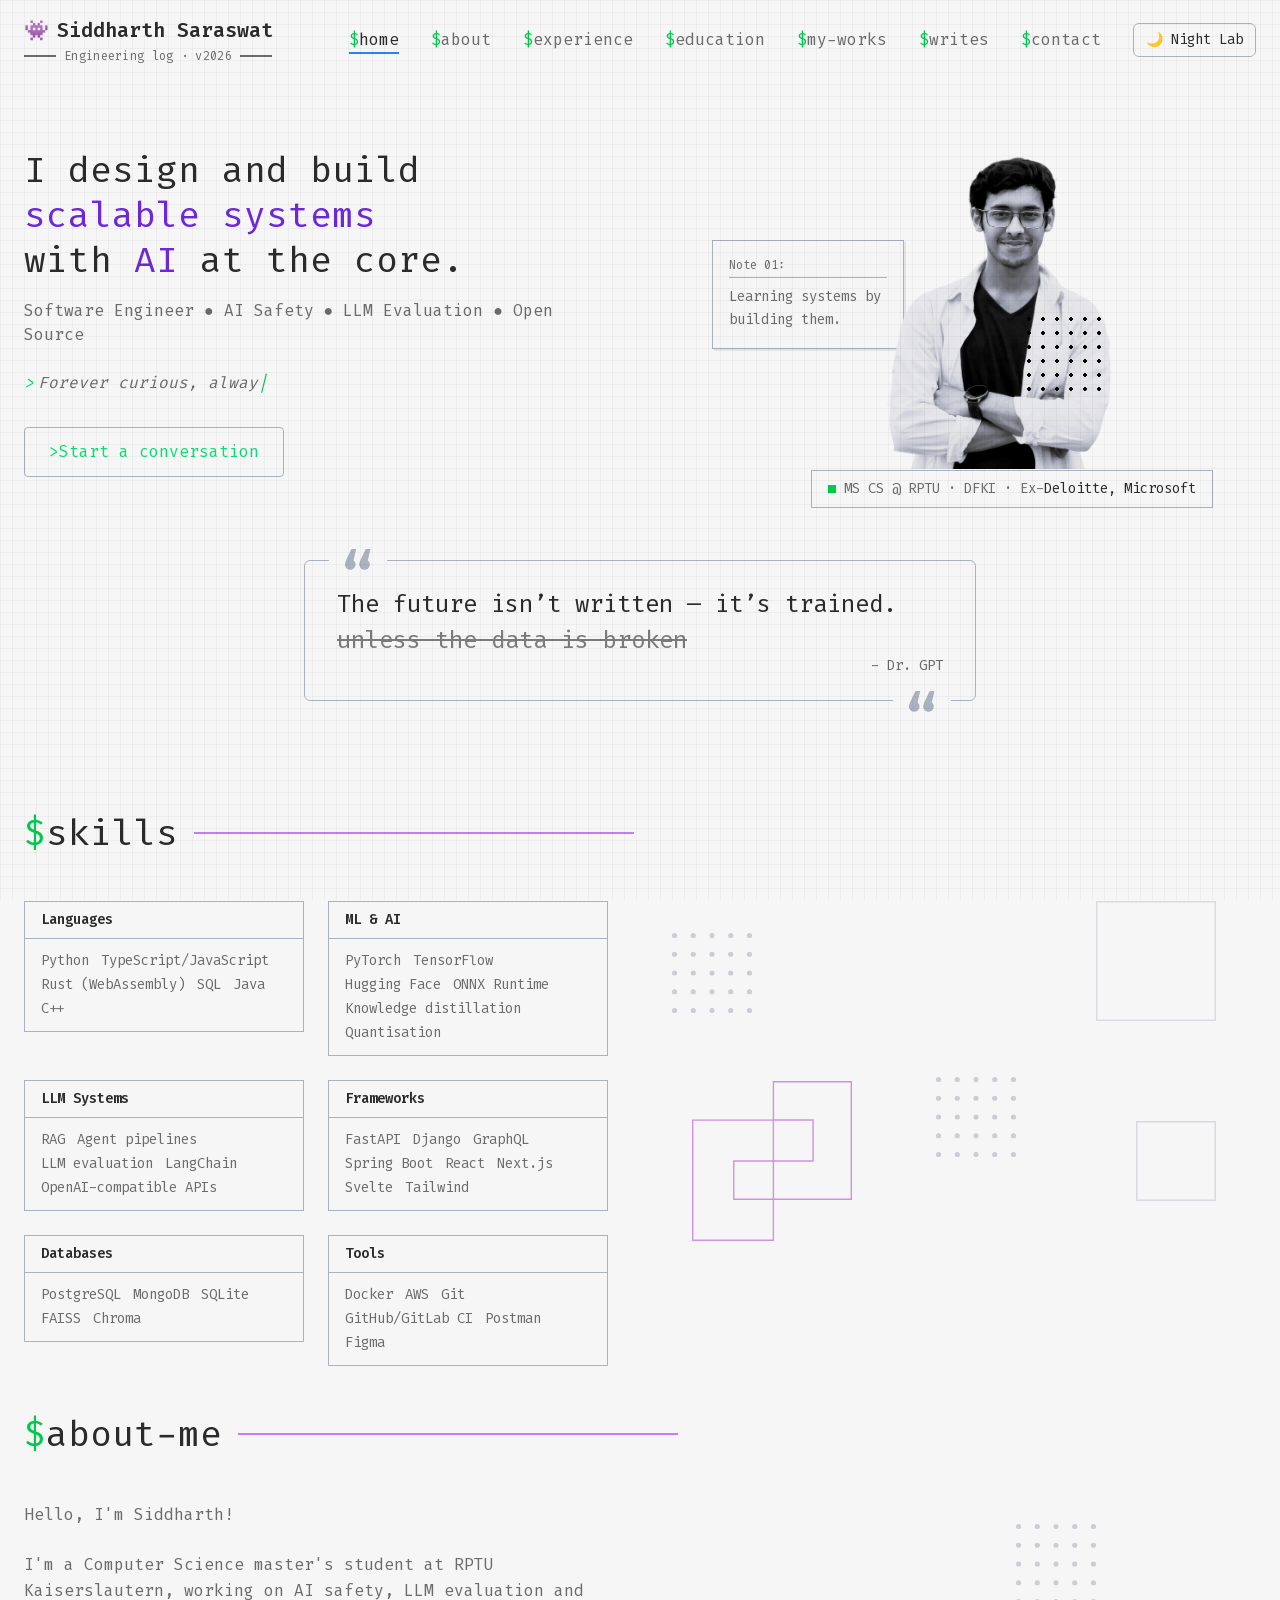
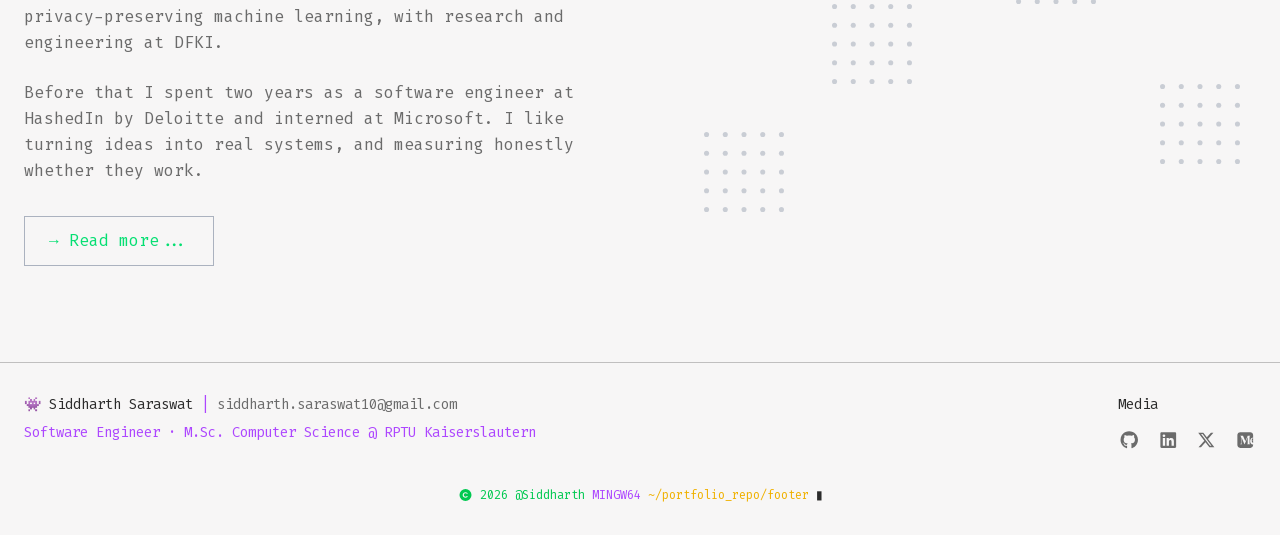
<file: index.html>
<!DOCTYPE html><!--IE0T2_1xbdUCnQhqDWKj_--><html lang="en" class="fira_code_d13f6f23-module__8Z34Uq__variable"><head><meta charSet="utf-8"/><meta name="viewport" content="width=device-width, initial-scale=1"/><link rel="preload" href="/_next/static/media/b8b552e8609c5636-s.p.25aba60b.woff2" as="font" crossorigin="" type="font/woff2"/><link rel="preload" as="image" href="/hero.png"/><link rel="stylesheet" href="/_next/static/chunks/f5939e3569f49c81.css" data-precedence="next"/><link rel="preload" as="script" fetchPriority="low" href="/_next/static/chunks/02bbe968ff5bb350.js"/><script src="/_next/static/chunks/f7e899cb2e440e35.js" async=""></script><script src="/_next/static/chunks/fab0b1a044bff450.js" async=""></script><script src="/_next/static/chunks/turbopack-eec6ce7144b0f6ca.js" async=""></script><script src="/_next/static/chunks/ecbb64dc112ad516.js" async=""></script><script src="/_next/static/chunks/ff1a16fafef87110.js" async=""></script><script src="/_next/static/chunks/d2be314c3ece3fbe.js" async=""></script><script src="/_next/static/chunks/254d640d9bb1743c.js" async=""></script><script src="/_next/static/chunks/68b832777de1cfe5.js" async=""></script><meta name="next-size-adjust" content=""/><title>Siddharth | Portfolio</title><meta name="description" content="Siddharth Saraswat: Software Engineer and M.Sc. Computer Science student at RPTU Kaiserslautern, working on AI safety, LLM evaluation and privacy-preserving ML at DFKI."/><link rel="icon" href="/icon.svg?icon.367c79b6.svg" sizes="any" type="image/svg+xml"/><script src="/_next/static/chunks/a6dad97d9634a72d.js" noModule=""></script></head><body class="bg-[var(--color-background)] transition-colors duration-300"><div hidden=""><!--$--><!--/$--></div><script>((a,b,c,d,e,f,g,h)=>{let i=document.documentElement,j=["light","dark"];function k(b){var c;(Array.isArray(a)?a:[a]).forEach(a=>{let c="class"===a,d=c&&f?e.map(a=>f[a]||a):e;c?(i.classList.remove(...d),i.classList.add(f&&f[b]?f[b]:b)):i.setAttribute(a,b)}),c=b,h&&j.includes(c)&&(i.style.colorScheme=c)}if(d)k(d);else try{let a=localStorage.getItem(b)||c,d=g&&"system"===a?window.matchMedia("(prefers-color-scheme: dark)").matches?"dark":"light":a;k(d)}catch(a){}})("class","theme-preference","system",null,["light","dark"],null,true,true)</script><header class="font-mono"><nav class="max-w-7xl mx-auto px-4 sm:px-6 py-4 flex items-center justify-between"><div class="flex flex-col gap-1"><a class="text-white font-mono font-semibold text-lg sm:text-xl flex items-center gap-2" href="/"><span class="text-purple-500" aria-hidden="true">👾</span><span class="hidden sm:inline">Siddharth Saraswat</span><span class="sm:hidden">Siddharth</span></a><div class="hidden sm:flex items-center gap-2"><span class="w-8 h-[2px] bg-[var(--color-gray)]"></span><span class="text-xs font-mono tracking-wide text-muted whitespace-nowrap">Engineering log <span class="cursor">·</span> v2026</span><span class="w-8 h-[2px] bg-[var(--color-gray)]"></span></div></div><ul class="hidden md:flex items-center gap-6 lg:gap-8"><li><a aria-current="page" class="relative text-white after:absolute after:left-0 after:-bottom-1 after:h-[2px] after:w-full after:bg-blue-500" href="/"><span class="text-green-500">$</span>home</a></li><li><a class="relative text-gray hover:text-white" href="/about"><span class="text-green-500">$</span>about</a></li><li><a class="relative text-gray hover:text-white" href="/experience"><span class="text-green-500">$</span>experience</a></li><li><a class="relative text-gray hover:text-white" href="/education"><span class="text-green-500">$</span>education</a></li><li><a class="relative text-gray hover:text-white" href="/my-works"><span class="text-green-500">$</span>my-works</a></li><li><a class="relative text-gray hover:text-white" href="/writes"><span class="text-green-500">$</span>writes</a></li><li><a class="relative text-gray hover:text-white" href="/contact"><span class="text-green-500">$</span>contact</a></li><li><button disabled="" aria-label="Toggle theme" class=" border border-[var(--color-border)] px-3 py-1.5 rounded-md bg-[var(--color-surface)] text-[var(--color-white)] text-sm opacity-50 cursor-not-allowed ">⚙</button></li></ul><div class="md:hidden flex items-center gap-2"><button disabled="" aria-label="Toggle theme" class=" border border-[var(--color-border)] px-3 py-1.5 rounded-md bg-[var(--color-surface)] text-[var(--color-white)] text-sm opacity-50 cursor-not-allowed ">⚙</button><button class="text-white" aria-label="Open menu" aria-expanded="false" aria-controls="mobile-menu"><svg class="w-6 h-6" fill="none" stroke="currentColor" viewBox="0 0 24 24" aria-hidden="true"><path stroke-linecap="round" stroke-linejoin="round" stroke-width="2" d="M4 6h16M4 12h16M4 18h16"></path></svg></button></div></nav></header><aside class="fixed left-6 top-0 h-full hidden min-[1400px]:flex flex-col items-center z-40"><div class="w-px h-60 bg-white/40 mb-6"></div><div class="flex flex-col gap-6 text-gray"><a href="https://github.com/siddharth1012" target="_blank" rel="noopener noreferrer" aria-label="GitHub" class="hover:text-white transition"><svg data-prefix="fab" data-icon="github" class="svg-inline--fa fa-github text-lg" role="img" viewBox="0 0 512 512" aria-hidden="true"><path fill="currentColor" d="M173.9 397.4c0 2-2.3 3.6-5.2 3.6-3.3 .3-5.6-1.3-5.6-3.6 0-2 2.3-3.6 5.2-3.6 3-.3 5.6 1.3 5.6 3.6zm-31.1-4.5c-.7 2 1.3 4.3 4.3 4.9 2.6 1 5.6 0 6.2-2s-1.3-4.3-4.3-5.2c-2.6-.7-5.5 .3-6.2 2.3zm44.2-1.7c-2.9 .7-4.9 2.6-4.6 4.9 .3 2 2.9 3.3 5.9 2.6 2.9-.7 4.9-2.6 4.6-4.6-.3-1.9-3-3.2-5.9-2.9zM252.8 8c-138.7 0-244.8 105.3-244.8 244 0 110.9 69.8 205.8 169.5 239.2 12.8 2.3 17.3-5.6 17.3-12.1 0-6.2-.3-40.4-.3-61.4 0 0-70 15-84.7-29.8 0 0-11.4-29.1-27.8-36.6 0 0-22.9-15.7 1.6-15.4 0 0 24.9 2 38.6 25.8 21.9 38.6 58.6 27.5 72.9 20.9 2.3-16 8.8-27.1 16-33.7-55.9-6.2-112.3-14.3-112.3-110.5 0-27.5 7.6-41.3 23.6-58.9-2.6-6.5-11.1-33.3 2.6-67.9 20.9-6.5 69 27 69 27 20-5.6 41.5-8.5 62.8-8.5s42.8 2.9 62.8 8.5c0 0 48.1-33.6 69-27 13.7 34.7 5.2 61.4 2.6 67.9 16 17.7 25.8 31.5 25.8 58.9 0 96.5-58.9 104.2-114.8 110.5 9.2 7.9 17 22.9 17 46.4 0 33.7-.3 75.4-.3 83.6 0 6.5 4.6 14.4 17.3 12.1 100-33.2 167.8-128.1 167.8-239 0-138.7-112.5-244-251.2-244zM105.2 352.9c-1.3 1-1 3.3 .7 5.2 1.6 1.6 3.9 2.3 5.2 1 1.3-1 1-3.3-.7-5.2-1.6-1.6-3.9-2.3-5.2-1zm-10.8-8.1c-.7 1.3 .3 2.9 2.3 3.9 1.6 1 3.6 .7 4.3-.7 .7-1.3-.3-2.9-2.3-3.9-2-.6-3.6-.3-4.3 .7zm32.4 35.6c-1.6 1.3-1 4.3 1.3 6.2 2.3 2.3 5.2 2.6 6.5 1 1.3-1.3 .7-4.3-1.3-6.2-2.2-2.3-5.2-2.6-6.5-1zm-11.4-14.7c-1.6 1-1.6 3.6 0 5.9s4.3 3.3 5.6 2.3c1.6-1.3 1.6-3.9 0-6.2-1.4-2.3-4-3.3-5.6-2z"></path></svg></a><a href="https://www.linkedin.com/in/siddharthsaraswat1/" target="_blank" rel="noopener noreferrer" aria-label="LinkedIn" class="hover:text-white transition"><svg data-prefix="fab" data-icon="linkedin" class="svg-inline--fa fa-linkedin text-lg" role="img" viewBox="0 0 448 512" aria-hidden="true"><path fill="currentColor" d="M416 32L31.9 32C14.3 32 0 46.5 0 64.3L0 447.7C0 465.5 14.3 480 31.9 480L416 480c17.6 0 32-14.5 32-32.3l0-383.4C448 46.5 433.6 32 416 32zM135.4 416l-66.4 0 0-213.8 66.5 0 0 213.8-.1 0zM102.2 96a38.5 38.5 0 1 1 0 77 38.5 38.5 0 1 1 0-77zM384.3 416l-66.4 0 0-104c0-24.8-.5-56.7-34.5-56.7-34.6 0-39.9 27-39.9 54.9l0 105.8-66.4 0 0-213.8 63.7 0 0 29.2 .9 0c8.9-16.8 30.6-34.5 62.9-34.5 67.2 0 79.7 44.3 79.7 101.9l0 117.2z"></path></svg></a><a href="https://x.com/Sidd_Saraswat" target="_blank" rel="noopener noreferrer" aria-label="X (Twitter)" class="hover:text-white transition"><svg data-prefix="fab" data-icon="x-twitter" class="svg-inline--fa fa-x-twitter text-lg" role="img" viewBox="0 0 448 512" aria-hidden="true"><path fill="currentColor" d="M357.2 48L427.8 48 273.6 224.2 455 464 313 464 201.7 318.6 74.5 464 3.8 464 168.7 275.5-5.2 48 140.4 48 240.9 180.9 357.2 48zM332.4 421.8l39.1 0-252.4-333.8-42 0 255.3 333.8z"></path></svg></a><a href="https://medium.com/@siddharthsaraswat1" target="_blank" rel="noopener noreferrer" aria-label="Medium" class="hover:text-white transition"><svg data-prefix="fab" data-icon="medium" class="svg-inline--fa fa-medium text-lg" role="img" viewBox="0 0 448 512" aria-hidden="true"><path fill="currentColor" d="M369.4 32c43.4 0 78.6 35.2 78.6 78.6l0 83.8c-1.9-.1-3.8-.2-5.7-.2l-.4 0c-10 0-22.3 2.4-31.1 6.8-10 4.6-18.7 11.5-26 20.6-11.8 14.6-18.9 34.3-20.6 56.4-.1 .7-.1 1.3-.2 2s-.1 1.2-.1 1.9c-.1 1.2-.1 2.4-.1 3.6 0 1.9-.1 3.8 0 5.8 1.2 50.1 28.2 90.2 76.3 90.2 2.7 0 5.3-.1 7.9-.4l0 20.4c0 43.4-35.2 78.6-78.6 78.6L78.6 480C35.2 480 0 444.8 0 401.4L0 110.6C0 67.2 35.2 32 78.6 32l290.8 0zM82.3 138.9l.3 .1c13.2 3 19.8 7.4 19.8 23.4l0 187.2c0 16-6.7 20.4-19.9 23.4l-.3 .1 0 2.8 52.8 0 0-2.8-.3-.1c-13.2-3-19.9-7.4-19.9-23.4l0-176.3 86.1 202.5 4.9 0 88.6-208.2 0 186.6c-1.1 12.6-7.8 16.5-19.7 19.2l-.3 .1 0 2.7 91.9 0 0-2.7-.3-.1c-11.9-2.7-18.7-6.6-19.9-19.2l-.1-191.8 .1 0c0-16 6.7-20.4 19.9-23.4l.3-.1 0-2.7-72.2 0-67 157.4-67-157.4-77.8 0 0 2.7zM448 340.3c-25.1-7.4-43-35.1-41.2-67.8l0 0 41.1 0 0 67.8zm-6.4-135.6c2.3 0 4.4 .3 6.4 .9l0 57.4-40.2 0c1.5-33.6 13.6-57.9 33.8-58.3z"></path></svg></a></div></aside><main><section class="max-w-7xl mx-auto px-4 sm:px-6 pt-6 sm:pt-8 pb-8 sm:pb-16 grid grid-cols-1 md:grid-cols-2 gap-8 sm:gap-16 items-center"><div class="order-2 md:order-1"><h1 class="text-2xl sm:text-3xl md:text-4xl font-mono text-white leading-tight">I design and build<!-- --> <br/><span class="font-mono text-[var(--color-primary)]">scalable systems</span><br/>with<!-- --> <span class="font-mono text-[var(--color-primary)]">AI</span> at the core.<span class="block mt-4 text-xs sm:text-sm md:text-base text-[var(--color-gray)]">Software Engineer ● AI Safety ● LLM Evaluation ● Open Source</span></h1><p class="mt-6 mb-6 italic text-gray max-w-full sm:max-w-md break-words whitespace-pre-line font-mono overflow-x-auto"><span class="text-green-400 mr-1">&gt;</span><span class="cursor text-green-500">|</span></p><div class="font-mono mt-6 sm:mt-8 flex justify-center sm:justify-start"><a class="inline-block px-4 sm:px-6 py-2 sm:py-3 text-sm sm:text-base bg-[var(--color-surface)] border border-[var(--color-border)] text-green-400 hover:bg-primary hover:text-background transition font-mono rounded" href="/contact">&gt;<!-- -->Start a conversation</a></div></div><div class="hidden md:flex relative justify-center md:translate-x-0 lg:translate-x-12 2xl:translate-x-32 order-1 md:order-2"><div class=" absolute top-32 right-100 w-48 bg-[color-mix(in_srgb,var(--color-surface),transparent_10%)] border border-[var(--color-border)] p-4 font-mono text-sm text-white shadow-[2px_2px_0_rgba(0,0,0,0.08)] "><div class="mb-2"><p class="text-xs text-muted">Note 01:</p><div class="mt-1 h-px bg-[var(--color-border)]"></div></div><p class="leading-relaxed text-muted">Learning systems by<br/>building them.</p></div><div class="relative w-[300px] h-[400px] flex items-end justify-center"><img alt="Portrait of Siddharth Saraswat" decoding="async" data-nimg="fill" class="object-contain contrast-125 brightness-90" style="position:absolute;height:100%;width:100%;left:0;top:0;right:0;bottom:0;color:transparent" src="/hero.png"/><div class=" absolute right-15 top-50 w-20 h-20 opacity-100 pointer-events-none bg-[radial-gradient(circle,#000_2.0px,transparent_1.2px)] [background-size:14px_14px] "></div></div><div class="absolute bottom-1 left-1/2 -translate-x-1/2 flex items-center gap-2 px-4 py-2 text-xs md:text-sm bg-[var(--color-surface)] border border-[var(--color-border)] font-mono whitespace-nowrap"><span class="w-2 h-2 bg-green-500 block flex-shrink-0 animate-pulse"></span><span class="hidden sm:inline">MS CS @ RPTU · DFKI · Ex-<span class="text-white">Deloitte, Microsoft</span></span><span class="sm:hidden">RPTU · DFKI · Ex-Deloitte, Microsoft</span></div></div></section><section class="max-w-7xl mx-auto px-2 sm:px-6 -mt-4 flex justify-center"><div class="relative w-full max-w-xs xs:max-w-sm sm:max-w-2xl bg-[var(--color-surface)] border border-[var(--color-border)] px-3 py-4 sm:px-8 sm:py-6 rounded-md"><div class="hidden sm:block absolute -top-4 left-6 bg-background px-2"><img alt="quote" loading="lazy" width="42" height="29" decoding="async" data-nimg="1" style="color:transparent" src="/quote.svg"/></div><p class="text-white text-sm xs:text-base sm:text-xl md:text-2xl font-mono leading-relaxed break-words">The future isn’t written — it’s trained.<span class="block text-sm xs:text-base sm:text-xl md:text-2xl font-mono line-through opacity-60">unless the data is broken</span></p><div class="hidden sm:block absolute -bottom-4 right-6 bg-background px-2"><img alt="quote" loading="lazy" width="42" height="29" decoding="async" data-nimg="1" style="color:transparent" src="/quote.svg"/></div><div class="flex justify-end"><span class="text-xs sm:text-sm text-gray font-mono">- Dr. GPT</span></div></div></section><section class="max-w-7xl mx-auto px-4 sm:px-6 pt-16 sm:pt-28"><h2 class="flex items-center gap-4 text-2xl sm:text-3xl md:text-4xl font-mono text-white mb-8 sm:mb-12"><span><span class="text-green-500">$</span>skills</span><span class="w-16 sm:w-32 md:w-110 h-[2px] bg-purple-500/70"></span></h2><div class="grid grid-cols-1 lg:grid-cols-2 gap-8 sm:gap-16 items-start"><div class="grid grid-cols-1 sm:grid-cols-2 gap-3 sm:gap-6 max-w-4xl items-start"><div class="bg-[var(--color-surface)] border border-[var(--color-border)] text-sm font-mono "><h3 class="px-4 py-2 text-white font-mono font-semibold border-b bg-[var(--color-surface)] border-[var(--color-border)]">Languages</h3><ul class="px-4 py-3 text-gray text-sm flex flex-wrap gap-x-3 gap-y-1"><li>Python</li><li>TypeScript/JavaScript</li><li>Rust (WebAssembly)</li><li>SQL</li><li>Java</li><li>C++</li></ul></div><div class="bg-[var(--color-surface)] border border-[var(--color-border)] text-sm font-mono "><h3 class="px-4 py-2 text-white font-mono font-semibold border-b bg-[var(--color-surface)] border-[var(--color-border)]">ML &amp; AI</h3><ul class="px-4 py-3 text-gray text-sm flex flex-wrap gap-x-3 gap-y-1"><li>PyTorch</li><li>TensorFlow</li><li>Hugging Face</li><li>ONNX Runtime</li><li>Knowledge distillation</li><li>Quantisation</li></ul></div><div class="bg-[var(--color-surface)] border border-[var(--color-border)] text-sm font-mono "><h3 class="px-4 py-2 text-white font-mono font-semibold border-b bg-[var(--color-surface)] border-[var(--color-border)]">LLM Systems</h3><ul class="px-4 py-3 text-gray text-sm flex flex-wrap gap-x-3 gap-y-1"><li>RAG</li><li>Agent pipelines</li><li>LLM evaluation</li><li>LangChain</li><li>OpenAI-compatible APIs</li></ul></div><div class="bg-[var(--color-surface)] border border-[var(--color-border)] text-sm font-mono "><h3 class="px-4 py-2 text-white font-mono font-semibold border-b bg-[var(--color-surface)] border-[var(--color-border)]">Frameworks</h3><ul class="px-4 py-3 text-gray text-sm flex flex-wrap gap-x-3 gap-y-1"><li>FastAPI</li><li>Django</li><li>GraphQL</li><li>Spring Boot</li><li>React</li><li>Next.js</li><li>Svelte</li><li>Tailwind</li></ul></div><div class="bg-[var(--color-surface)] border border-[var(--color-border)] text-sm font-mono "><h3 class="px-4 py-2 text-white font-mono font-semibold border-b bg-[var(--color-surface)] border-[var(--color-border)]">Databases</h3><ul class="px-4 py-3 text-gray text-sm flex flex-wrap gap-x-3 gap-y-1"><li>PostgreSQL</li><li>MongoDB</li><li>SQLite</li><li>FAISS</li><li>Chroma</li></ul></div><div class="bg-[var(--color-surface)] border border-[var(--color-border)] text-sm font-mono "><h3 class="px-4 py-2 text-white font-mono font-semibold border-b bg-[var(--color-surface)] border-[var(--color-border)]">Tools</h3><ul class="px-4 py-3 text-gray text-sm flex flex-wrap gap-x-3 gap-y-1"><li>Docker</li><li>AWS</li><li>Git</li><li>GitHub/GitLab CI</li><li>Postman</li><li>Figma</li></ul></div></div><div class="hidden lg:block relative min-h-[420px] w-full" aria-hidden="true"><img alt="" loading="lazy" width="80" height="80" decoding="async" data-nimg="1" class="absolute top-8 left-0 opacity-60 pointer-events-none select-none" style="color:transparent" src="/dottedSquare.svg"/><img alt="" loading="lazy" width="120" height="120" decoding="async" data-nimg="1" class="absolute top-0 right-10 opacity-40 pointer-events-none select-none" style="color:transparent" src="/square.svg"/><img alt="" loading="lazy" width="80" height="80" decoding="async" data-nimg="1" class="absolute top-44 right-60 opacity-60 pointer-events-none select-none" style="color:transparent" src="/dottedSquare.svg"/><img alt="" loading="lazy" width="80" height="80" decoding="async" data-nimg="1" class="absolute bottom-30 right-10 opacity-40 pointer-events-none select-none" style="color:transparent" src="/smallSquare.svg"/><img alt="" loading="lazy" width="160" height="80" decoding="async" data-nimg="1" class="absolute bottom-20 left-5 opacity-80 pointer-events-none select-none" style="color:transparent" src="/mixedSquare.svg"/></div></div></section><section class="max-w-7xl mx-auto px-4 sm:px-6 py-8 sm:py-12"><h2 class="flex items-center gap-4 text-2xl sm:text-3xl md:text-4xl font-mono text-white mb-8 sm:mb-12"><span><span class="text-green-500">$</span>about-me</span><span class="w-16 sm:w-32 md:w-110 h-[2px] bg-purple-500/70"></span></h2><div class="grid grid-cols-1 lg:grid-cols-2 gap-8 sm:gap-16 items-center"><div class="text-gray leading-relaxed space-y-4 sm:space-y-6 max-w-xl font-mono text-sm sm:text-base"><p>Hello, I&#x27;m Siddharth!</p><p>I&#x27;m a Computer Science master&#x27;s student at RPTU Kaiserslautern, working on AI safety, LLM evaluation and privacy-preserving machine learning, with research and engineering at DFKI.</p><p>Before that I spent two years as a software engineer at HashedIn by Deloitte and interned at Microsoft. I like turning ideas into real systems, and measuring honestly whether they work.</p><div class="font-mono mt-6 sm:mt-8"><a class="inline-block px-4 sm:px-6 py-2 sm:py-3 text-sm sm:text-base bg-[var(--color-surface)] border border-[var(--color-border)] text-green-400 hover:bg-primary hover:text-background transition font-mono" href="/about">→ Read more...</a></div></div><div class="relative flex justify-center" aria-hidden="true"><img alt="" loading="lazy" width="60" height="60" decoding="async" data-nimg="1" class="hidden sm:block absolute top-12 left-8 w-20 opacity-60 pointer-events-none" style="color:transparent" src="/dottedSquare.svg"/><img alt="" loading="lazy" width="60" height="60" decoding="async" data-nimg="1" class="hidden md:block absolute top-1/3 right-4 w-20 opacity-60 pointer-events-none" style="color:transparent" src="/dottedSquare.svg"/><img alt="" loading="lazy" width="60" height="60" decoding="async" data-nimg="1" class="hidden lg:block absolute bottom-12 -right-36 w-20 opacity-60 pointer-events-none" style="color:transparent" src="/dottedSquare.svg"/><img alt="" loading="lazy" width="60" height="60" decoding="async" data-nimg="1" class="hidden md:block absolute -top-40 right-40 w-20 opacity-60 pointer-events-none" style="color:transparent" src="/dottedSquare.svg"/><img alt="" loading="lazy" width="60" height="60" decoding="async" data-nimg="1" class="hidden lg:block absolute -top-20 left-40 w-20 opacity-60 pointer-events-none" style="color:transparent" src="/dottedSquare.svg"/></div></div></section></main><footer class="border-t border-gray/40 mt-12 font-mono"><div class="max-w-7xl mx-auto px-4 sm:px-6 py-6 sm:py-8"><div class="flex flex-col md:flex-row justify-between gap-6 text-sm"><div class="space-y-2"><div class="flex flex-col sm:flex-row items-start sm:items-center gap-2 text-white font-mono text-xs sm:text-sm"><span class="text-purple-500" aria-hidden="true">👾</span><span class="hidden sm:inline">Siddharth Saraswat</span><span class="sm:hidden">Siddharth</span><span class="hidden sm:inline text-purple-500">|</span><a href="mailto:siddharth.saraswat10@gmail.com" class="text-gray hover:text-white transition break-all">siddharth.saraswat10@gmail.com</a></div><div><p class="text-purple-500 text-xs sm:text-sm">Software Engineer · M.Sc. Computer Science @ RPTU Kaiserslautern</p></div></div><div class="text-gray"><p class="mb-3 text-white font-mono text-xs sm:text-sm">Media</p><div class="flex items-center gap-4 text-base sm:text-lg"><a href="https://github.com/siddharth1012" target="_blank" rel="noopener noreferrer" aria-label="GitHub" class="hover:text-white transition"><svg data-prefix="fab" data-icon="github" class="svg-inline--fa fa-github text-base sm:text-lg" role="img" viewBox="0 0 512 512" aria-hidden="true"><path fill="currentColor" d="M173.9 397.4c0 2-2.3 3.6-5.2 3.6-3.3 .3-5.6-1.3-5.6-3.6 0-2 2.3-3.6 5.2-3.6 3-.3 5.6 1.3 5.6 3.6zm-31.1-4.5c-.7 2 1.3 4.3 4.3 4.9 2.6 1 5.6 0 6.2-2s-1.3-4.3-4.3-5.2c-2.6-.7-5.5 .3-6.2 2.3zm44.2-1.7c-2.9 .7-4.9 2.6-4.6 4.9 .3 2 2.9 3.3 5.9 2.6 2.9-.7 4.9-2.6 4.6-4.6-.3-1.9-3-3.2-5.9-2.9zM252.8 8c-138.7 0-244.8 105.3-244.8 244 0 110.9 69.8 205.8 169.5 239.2 12.8 2.3 17.3-5.6 17.3-12.1 0-6.2-.3-40.4-.3-61.4 0 0-70 15-84.7-29.8 0 0-11.4-29.1-27.8-36.6 0 0-22.9-15.7 1.6-15.4 0 0 24.9 2 38.6 25.8 21.9 38.6 58.6 27.5 72.9 20.9 2.3-16 8.8-27.1 16-33.7-55.9-6.2-112.3-14.3-112.3-110.5 0-27.5 7.6-41.3 23.6-58.9-2.6-6.5-11.1-33.3 2.6-67.9 20.9-6.5 69 27 69 27 20-5.6 41.5-8.5 62.8-8.5s42.8 2.9 62.8 8.5c0 0 48.1-33.6 69-27 13.7 34.7 5.2 61.4 2.6 67.9 16 17.7 25.8 31.5 25.8 58.9 0 96.5-58.9 104.2-114.8 110.5 9.2 7.9 17 22.9 17 46.4 0 33.7-.3 75.4-.3 83.6 0 6.5 4.6 14.4 17.3 12.1 100-33.2 167.8-128.1 167.8-239 0-138.7-112.5-244-251.2-244zM105.2 352.9c-1.3 1-1 3.3 .7 5.2 1.6 1.6 3.9 2.3 5.2 1 1.3-1 1-3.3-.7-5.2-1.6-1.6-3.9-2.3-5.2-1zm-10.8-8.1c-.7 1.3 .3 2.9 2.3 3.9 1.6 1 3.6 .7 4.3-.7 .7-1.3-.3-2.9-2.3-3.9-2-.6-3.6-.3-4.3 .7zm32.4 35.6c-1.6 1.3-1 4.3 1.3 6.2 2.3 2.3 5.2 2.6 6.5 1 1.3-1.3 .7-4.3-1.3-6.2-2.2-2.3-5.2-2.6-6.5-1zm-11.4-14.7c-1.6 1-1.6 3.6 0 5.9s4.3 3.3 5.6 2.3c1.6-1.3 1.6-3.9 0-6.2-1.4-2.3-4-3.3-5.6-2z"></path></svg></a><a href="https://www.linkedin.com/in/siddharthsaraswat1/" target="_blank" rel="noopener noreferrer" aria-label="LinkedIn" class="hover:text-white transition"><svg data-prefix="fab" data-icon="linkedin" class="svg-inline--fa fa-linkedin text-base sm:text-lg" role="img" viewBox="0 0 448 512" aria-hidden="true"><path fill="currentColor" d="M416 32L31.9 32C14.3 32 0 46.5 0 64.3L0 447.7C0 465.5 14.3 480 31.9 480L416 480c17.6 0 32-14.5 32-32.3l0-383.4C448 46.5 433.6 32 416 32zM135.4 416l-66.4 0 0-213.8 66.5 0 0 213.8-.1 0zM102.2 96a38.5 38.5 0 1 1 0 77 38.5 38.5 0 1 1 0-77zM384.3 416l-66.4 0 0-104c0-24.8-.5-56.7-34.5-56.7-34.6 0-39.9 27-39.9 54.9l0 105.8-66.4 0 0-213.8 63.7 0 0 29.2 .9 0c8.9-16.8 30.6-34.5 62.9-34.5 67.2 0 79.7 44.3 79.7 101.9l0 117.2z"></path></svg></a><a href="https://x.com/Sidd_Saraswat" target="_blank" rel="noopener noreferrer" aria-label="X (Twitter)" class="hover:text-white transition"><svg data-prefix="fab" data-icon="x-twitter" class="svg-inline--fa fa-x-twitter text-base sm:text-lg" role="img" viewBox="0 0 448 512" aria-hidden="true"><path fill="currentColor" d="M357.2 48L427.8 48 273.6 224.2 455 464 313 464 201.7 318.6 74.5 464 3.8 464 168.7 275.5-5.2 48 140.4 48 240.9 180.9 357.2 48zM332.4 421.8l39.1 0-252.4-333.8-42 0 255.3 333.8z"></path></svg></a><a href="https://medium.com/@siddharthsaraswat1" target="_blank" rel="noopener noreferrer" aria-label="Medium" class="hover:text-white transition"><svg data-prefix="fab" data-icon="medium" class="svg-inline--fa fa-medium text-base sm:text-lg" role="img" viewBox="0 0 448 512" aria-hidden="true"><path fill="currentColor" d="M369.4 32c43.4 0 78.6 35.2 78.6 78.6l0 83.8c-1.9-.1-3.8-.2-5.7-.2l-.4 0c-10 0-22.3 2.4-31.1 6.8-10 4.6-18.7 11.5-26 20.6-11.8 14.6-18.9 34.3-20.6 56.4-.1 .7-.1 1.3-.2 2s-.1 1.2-.1 1.9c-.1 1.2-.1 2.4-.1 3.6 0 1.9-.1 3.8 0 5.8 1.2 50.1 28.2 90.2 76.3 90.2 2.7 0 5.3-.1 7.9-.4l0 20.4c0 43.4-35.2 78.6-78.6 78.6L78.6 480C35.2 480 0 444.8 0 401.4L0 110.6C0 67.2 35.2 32 78.6 32l290.8 0zM82.3 138.9l.3 .1c13.2 3 19.8 7.4 19.8 23.4l0 187.2c0 16-6.7 20.4-19.9 23.4l-.3 .1 0 2.8 52.8 0 0-2.8-.3-.1c-13.2-3-19.9-7.4-19.9-23.4l0-176.3 86.1 202.5 4.9 0 88.6-208.2 0 186.6c-1.1 12.6-7.8 16.5-19.7 19.2l-.3 .1 0 2.7 91.9 0 0-2.7-.3-.1c-11.9-2.7-18.7-6.6-19.9-19.2l-.1-191.8 .1 0c0-16 6.7-20.4 19.9-23.4l.3-.1 0-2.7-72.2 0-67 157.4-67-157.4-77.8 0 0 2.7zM448 340.3c-25.1-7.4-43-35.1-41.2-67.8l0 0 41.1 0 0 67.8zm-6.4-135.6c2.3 0 4.4 .3 6.4 .9l0 57.4-40.2 0c1.5-33.6 13.6-57.9 33.8-58.3z"></path></svg></a></div></div></div><div class="mt-6 sm:mt-8 text-xs font-mono text-center text-gray"><span class="text-green-500"><svg data-prefix="fas" data-icon="copyright" class="svg-inline--fa fa-copyright" role="img" viewBox="0 0 512 512" aria-hidden="true"><path fill="currentColor" d="M256 512a256 256 0 1 0 0-512 256 256 0 1 0 0 512zM205.1 306.9c28.1 28.1 73.7 28.1 101.8 0 9.4-9.4 24.6-9.4 33.9 0s9.4 24.6 0 33.9c-46.9 46.9-122.8 46.9-169.7 0s-46.9-122.8 0-169.7 122.8-46.9 169.7 0c9.4 9.4 9.4 24.6 0 33.9s-24.6 9.4-33.9 0c-28.1-28.1-73.7-28.1-101.8 0s-28.1 73.7 0 101.8z"></path></svg> <!-- -->2026<!-- --> @Siddharth <!-- --> </span><span class="text-purple-500">MINGW64</span> <span class="text-yellow-500">~/portfolio_repo/footer</span> <span class="text-white cursor" aria-hidden="true">▮</span></div></div></footer><!--$--><!--/$--><script src="/_next/static/chunks/02bbe968ff5bb350.js" id="_R_" async=""></script><script>(self.__next_f=self.__next_f||[]).push([0])</script><script>self.__next_f.push([1,"1:\"$Sreact.fragment\"\n2:I[63178,[\"/_next/static/chunks/ecbb64dc112ad516.js\"],\"ThemeProvider\"]\n3:I[39756,[\"/_next/static/chunks/ff1a16fafef87110.js\",\"/_next/static/chunks/d2be314c3ece3fbe.js\"],\"default\"]\n4:I[37457,[\"/_next/static/chunks/ff1a16fafef87110.js\",\"/_next/static/chunks/d2be314c3ece3fbe.js\"],\"default\"]\n5:I[36676,[\"/_next/static/chunks/ecbb64dc112ad516.js\",\"/_next/static/chunks/254d640d9bb1743c.js\",\"/_next/static/chunks/68b832777de1cfe5.js\"],\"default\"]\n6:I[11054,[\"/_next/static/chunks/ecbb64dc112ad516.js\",\"/_next/static/chunks/254d640d9bb1743c.js\",\"/_next/static/chunks/68b832777de1cfe5.js\"],\"default\"]\n11:I[68027,[],\"default\"]\n:HL[\"/_next/static/chunks/f5939e3569f49c81.css\",\"style\"]\n:HL[\"/_next/static/media/b8b552e8609c5636-s.p.25aba60b.woff2\",\"font\",{\"crossOrigin\":\"\",\"type\":\"font/woff2\"}]\n7:T527,M173.9 397.4c0 2-2.3 3.6-5.2 3.6-3.3 .3-5.6-1.3-5.6-3.6 0-2 2.3-3.6 5.2-3.6 3-.3 5.6 1.3 5.6 3.6zm-31.1-4.5c-.7 2 1.3 4.3 4.3 4.9 2.6 1 5.6 0 6.2-2s-1.3-4.3-4.3-5.2c-2.6-.7-5.5 .3-6.2 2.3zm44.2-1.7c-2.9 .7-4.9 2.6-4.6 4.9 .3 2 2.9 3.3 5.9 2.6 2.9-.7 4.9-2.6 4.6-4.6-.3-1.9-3-3.2-5.9-2.9zM252.8 8c-138.7 0-244.8 105.3-244.8 244 0 110.9 69.8 205.8 169.5 239.2 12.8 2.3 17.3-5.6 17.3-12.1 0-6.2-.3-40.4-.3-61.4 0 0-70 15-84.7-29.8 0 0-11.4-29.1-27.8-36.6 0 0-22.9-15.7 1.6-15.4 0 0 24.9 2 38.6 25.8 21.9 38.6 58.6 27.5 72.9 20.9 2.3-16 8.8-27.1 16-33.7-55.9-6.2-112.3-14.3-112.3-110.5 0-27.5 7.6-41.3 23.6-58.9-2.6-6.5-11.1-33.3 2.6-67.9 20.9-6.5 69 27 69 27 20-5.6 41.5-8.5 62.8-8.5s42.8 2.9 62.8 8.5c0 0 48.1-33.6 69-27 13.7 34.7 5.2 61.4 2.6 67.9 16 17.7 25.8 31.5 25.8 58.9 0 96.5-58.9 104.2-114.8 110.5 9.2 7.9 17 22.9 17 46.4 0 33.7-.3 75.4-.3 83.6 0 6.5 4.6 14.4 17.3 12.1 100-33.2 167.8-128.1 167.8-239 0-138.7-112.5-244-251.2-244zM105.2 352.9c-1.3 1-1 3.3 .7 5.2 1.6 1.6 3.9 2.3 5.2 1 1.3-1 1-3.3-.7-5.2-1.6-1.6-3.9-2.3-5.2-1zm-10.8-8.1c-.7 1.3 .3 2.9 2.3 3.9 1.6 1 3.6 .7 4.3-.7 .7-1.3-.3-2.9-2.3-3.9-2-.6-3.6-.3-4.3 .7zm32.4 35.6c-1.6 1.3-1 4.3 1.3 6.2 2.3 2.3 5.2 2.6 6.5 1 1.3-1.3 .7-4.3-1.3-6.2-2.2-2.3-5.2-2.6-6.5-1zm-11.4-14.7c-1.6 1-1.6 3.6 0 5.9s4.3 3.3 5.6 2.3c1.6-1.3 1.6-3.9 0-6.2-1.4-2.3-4-3.3-5.6-2z"])</script><script>self.__next_f.push([1,"0:{\"P\":null,\"b\":\"IE0T2-1xbdUCnQhqDWKj-\",\"c\":[\"\",\"\"],\"q\":\"\",\"i\":false,\"f\":[[[\"\",{\"children\":[\"__PAGE__\",{}]},\"$undefined\",\"$undefined\",true],[[\"$\",\"$1\",\"c\",{\"children\":[[[\"$\",\"link\",\"0\",{\"rel\":\"stylesheet\",\"href\":\"/_next/static/chunks/f5939e3569f49c81.css\",\"precedence\":\"next\",\"crossOrigin\":\"$undefined\",\"nonce\":\"$undefined\"}],[\"$\",\"script\",\"script-0\",{\"src\":\"/_next/static/chunks/ecbb64dc112ad516.js\",\"async\":true,\"nonce\":\"$undefined\"}]],[\"$\",\"html\",null,{\"lang\":\"en\",\"className\":\"fira_code_d13f6f23-module__8Z34Uq__variable\",\"suppressHydrationWarning\":true,\"children\":[\"$\",\"body\",null,{\"className\":\"bg-[var(--color-background)] transition-colors duration-300\",\"children\":[\"$\",\"$L2\",null,{\"attribute\":\"class\",\"defaultTheme\":\"system\",\"enableSystem\":true,\"storageKey\":\"theme-preference\",\"children\":[\"$\",\"$L3\",null,{\"parallelRouterKey\":\"children\",\"error\":\"$undefined\",\"errorStyles\":\"$undefined\",\"errorScripts\":\"$undefined\",\"template\":[\"$\",\"$L4\",null,{}],\"templateStyles\":\"$undefined\",\"templateScripts\":\"$undefined\",\"notFound\":[[[\"$\",\"title\",null,{\"children\":\"404: This page could not be found.\"}],[\"$\",\"div\",null,{\"style\":{\"fontFamily\":\"system-ui,\\\"Segoe UI\\\",Roboto,Helvetica,Arial,sans-serif,\\\"Apple Color Emoji\\\",\\\"Segoe UI Emoji\\\"\",\"height\":\"100vh\",\"textAlign\":\"center\",\"display\":\"flex\",\"flexDirection\":\"column\",\"alignItems\":\"center\",\"justifyContent\":\"center\"},\"children\":[\"$\",\"div\",null,{\"children\":[[\"$\",\"style\",null,{\"dangerouslySetInnerHTML\":{\"__html\":\"body{color:#000;background:#fff;margin:0}.next-error-h1{border-right:1px solid rgba(0,0,0,.3)}@media (prefers-color-scheme:dark){body{color:#fff;background:#000}.next-error-h1{border-right:1px solid rgba(255,255,255,.3)}}\"}}],[\"$\",\"h1\",null,{\"className\":\"next-error-h1\",\"style\":{\"display\":\"inline-block\",\"margin\":\"0 20px 0 0\",\"padding\":\"0 23px 0 0\",\"fontSize\":24,\"fontWeight\":500,\"verticalAlign\":\"top\",\"lineHeight\":\"49px\"},\"children\":404}],[\"$\",\"div\",null,{\"style\":{\"display\":\"inline-block\"},\"children\":[\"$\",\"h2\",null,{\"style\":{\"fontSize\":14,\"fontWeight\":400,\"lineHeight\":\"49px\",\"margin\":0},\"children\":\"This page could not be found.\"}]}]]}]}]],[]],\"forbidden\":\"$undefined\",\"unauthorized\":\"$undefined\"}]}]}]}]]}],{\"children\":[[\"$\",\"$1\",\"c\",{\"children\":[[[\"$\",\"$L5\",null,{}],[\"$\",\"$L6\",null,{}],[\"$\",\"aside\",null,{\"className\":\"fixed left-6 top-0 h-full hidden min-[1400px]:flex flex-col items-center z-40\",\"children\":[[\"$\",\"div\",null,{\"className\":\"w-px h-60 bg-white/40 mb-6\"}],[\"$\",\"div\",null,{\"className\":\"flex flex-col gap-6 text-gray\",\"children\":[[\"$\",\"a\",\"GitHub\",{\"href\":\"https://github.com/siddharth1012\",\"target\":\"_blank\",\"rel\":\"noopener noreferrer\",\"aria-label\":\"GitHub\",\"className\":\"hover:text-white transition\",\"children\":[\"$\",\"svg\",null,{\"ref\":\"$undefined\",\"data-prefix\":\"fab\",\"data-icon\":\"github\",\"className\":\"svg-inline--fa fa-github text-lg\",\"role\":\"img\",\"viewBox\":\"0 0 512 512\",\"aria-hidden\":\"true\",\"children\":[\"$\",\"path\",null,{\"fill\":\"currentColor\",\"d\":\"$7\"}]}]}],\"$L8\",\"$L9\",\"$La\"]}]]}],\"$Lb\",\"$Lc\"],[\"$Ld\",\"$Le\"],\"$Lf\"]}],{},null,false,false]},null,false,false],\"$L10\",false]],\"m\":\"$undefined\",\"G\":[\"$11\",[]],\"S\":true}\n"])</script><script>self.__next_f.push([1,"12:I[4155,[\"/_next/static/chunks/ecbb64dc112ad516.js\",\"/_next/static/chunks/254d640d9bb1743c.js\",\"/_next/static/chunks/68b832777de1cfe5.js\"],\"default\"]\n13:I[22016,[\"/_next/static/chunks/ecbb64dc112ad516.js\",\"/_next/static/chunks/254d640d9bb1743c.js\",\"/_next/static/chunks/68b832777de1cfe5.js\"],\"\"]\n14:I[5500,[\"/_next/static/chunks/ecbb64dc112ad516.js\",\"/_next/static/chunks/254d640d9bb1743c.js\",\"/_next/static/chunks/68b832777de1cfe5.js\"],\"Image\"]\n1c:I[97367,[\"/_next/static/chunks/ff1a16fafef87110.js\",\"/_next/static/chunks/d2be314c3ece3fbe.js\"],\"OutletBoundary\"]\n1d:\"$Sreact.suspense\"\n1f:I[97367,[\"/_next/static/chunks/ff1a16fafef87110.js\",\"/_next/static/chunks/d2be314c3ece3fbe.js\"],\"ViewportBoundary\"]\n21:I[97367,[\"/_next/static/chunks/ff1a16fafef87110.js\",\"/_next/static/chunks/d2be314c3ece3fbe.js\"],\"MetadataBoundary\"]\n8:[\"$\",\"a\",\"LinkedIn\",{\"href\":\"https://www.linkedin.com/in/siddharthsaraswat1/\",\"target\":\"_blank\",\"rel\":\"noopener noreferrer\",\"aria-label\":\"LinkedIn\",\"className\":\"hover:text-white transition\",\"children\":[\"$\",\"svg\",null,{\"ref\":\"$undefined\",\"data-prefix\":\"fab\",\"data-icon\":\"linkedin\",\"className\":\"svg-inline--fa fa-linkedin text-lg\",\"role\":\"img\",\"viewBox\":\"0 0 448 512\",\"aria-hidden\":\"true\",\"children\":[\"$\",\"path\",null,{\"fill\":\"currentColor\",\"d\":\"M416 32L31.9 32C14.3 32 0 46.5 0 64.3L0 447.7C0 465.5 14.3 480 31.9 480L416 480c17.6 0 32-14.5 32-32.3l0-383.4C448 46.5 433.6 32 416 32zM135.4 416l-66.4 0 0-213.8 66.5 0 0 213.8-.1 0zM102.2 96a38.5 38.5 0 1 1 0 77 38.5 38.5 0 1 1 0-77zM384.3 416l-66.4 0 0-104c0-24.8-.5-56.7-34.5-56.7-34.6 0-39.9 27-39.9 54.9l0 105.8-66.4 0 0-213.8 63.7 0 0 29.2 .9 0c8.9-16.8 30.6-34.5 62.9-34.5 67.2 0 79.7 44.3 79.7 101.9l0 117.2z\"}]}]}]\n9:[\"$\",\"a\",\"X (Twitter)\",{\"href\":\"https://x.com/Sidd_Saraswat\",\"target\":\"_blank\",\"rel\":\"noopener noreferrer\",\"aria-label\":\"X (Twitter)\",\"className\":\"hover:text-white transition\",\"children\":[\"$\",\"svg\",null,{\"ref\":\"$undefined\",\"data-prefix\":\"fab\",\"data-icon\":\"x-twitter\",\"className\":\"svg-inline--fa fa-x-twitter text-lg\",\"role\":\"img\",\"viewBox\":\"0 0 448 512\",\"aria-hidden\":\"true\",\"children\":[\"$\",\"path\",null,{\"fill\":\"currentColor\",\"d\":\"M357.2 48L427.8 48 273.6 224.2 455 464 313 464 201.7 318.6 74.5 464 3.8 464 168.7 275.5-5.2 48 140.4 48 240.9 180.9 357.2 48zM332.4 421.8l39.1 0-252.4-333.8-42 0 255.3 333.8z\"}]}]}]\na:[\"$\",\"a\",\"Medium\",{\"href\":\"https://medium.com/@siddharthsaraswat1\",\"target\":\"_blank\",\"rel\":\"noopener noreferrer\",\"aria-label\":\"Medium\",\"className\":\"hover:text-white transition\",\"children\":[\"$\",\"svg\",null,{\"ref\":\"$undefined\",\"data-prefix\":\"fab\",\"data-icon\":\"medium\",\"className\":\"svg-inline--fa fa-medium text-lg\",\"role\":\"img\",\"viewBox\":\"0 0 448 512\",\"aria-hidden\":\"true\",\"children\":[\"$\",\"path\",null,{\"fill\":\"currentColor\",\"d\":\"M369.4 32c43.4 0 78.6 35.2 78.6 78.6l0 83.8c-1.9-.1-3.8-.2-5.7-.2l-.4 0c-10 0-22.3 2.4-31.1 6.8-10 4.6-18.7 11.5-26 20.6-11.8 14.6-18.9 34.3-20.6 56.4-.1 .7-.1 1.3-.2 2s-.1 1.2-.1 1.9c-.1 1.2-.1 2.4-.1 3.6 0 1.9-.1 3.8 0 5.8 1.2 50.1 28.2 90.2 76.3 90.2 2.7 0 5.3-.1 7.9-.4l0 20.4c0 43.4-35.2 78.6-78.6 78.6L78.6 480C35.2 480 0 444.8 0 401.4L0 110.6C0 67.2 35.2 32 78.6 32l290.8 0zM82.3 138.9l.3 .1c13.2 3 19.8 7.4 19.8 23.4l0 187.2c0 16-6.7 20.4-19.9 23.4l-.3 .1 0 2.8 52.8 0 0-2.8-.3-.1c-13.2-3-19.9-7.4-19.9-23.4l0-176.3 86.1 202.5 4.9 0 88.6-208.2 0 186.6c-1.1 12.6-7.8 16.5-19.7 19.2l-.3 .1 0 2.7 91.9 0 0-2.7-.3-.1c-11.9-2.7-18.7-6.6-19.9-19.2l-.1-191.8 .1 0c0-16 6.7-20.4 19.9-23.4l.3-.1 0-2.7-72.2 0-67 157.4-67-157.4-77.8 0 0 2.7zM448 340.3c-25.1-7.4-43-35.1-41.2-67.8l0 0 41.1 0 0 67.8zm-6.4-135.6c2.3 0 4.4 .3 6.4 .9l0 57.4-40.2 0c1.5-33.6 13.6-57.9 33.8-58.3z\"}]}]}]\n"])</script><script>self.__next_f.push([1,"b:[\"$\",\"main\",null,{\"children\":[[\"$\",\"section\",null,{\"className\":\"max-w-7xl mx-auto px-4 sm:px-6 pt-6 sm:pt-8 pb-8 sm:pb-16 grid grid-cols-1 md:grid-cols-2 gap-8 sm:gap-16 items-center\",\"children\":[[\"$\",\"div\",null,{\"className\":\"order-2 md:order-1\",\"children\":[[\"$\",\"h1\",null,{\"className\":\"text-2xl sm:text-3xl md:text-4xl font-mono text-white leading-tight\",\"children\":[\"I design and build\",\" \",[\"$\",\"br\",null,{}],[\"$\",\"span\",null,{\"className\":\"font-mono text-[var(--color-primary)]\",\"children\":\"scalable systems\"}],[\"$\",\"br\",null,{}],\"with\",\" \",[\"$\",\"span\",null,{\"className\":\"font-mono text-[var(--color-primary)]\",\"children\":\"AI\"}],\" at the core.\",[\"$\",\"span\",null,{\"className\":\"block mt-4 text-xs sm:text-sm md:text-base text-[var(--color-gray)]\",\"children\":\"Software Engineer ● AI Safety ● LLM Evaluation ● Open Source\"}]]}],[\"$\",\"$L12\",null,{}],[\"$\",\"div\",null,{\"className\":\"font-mono mt-6 sm:mt-8 flex justify-center sm:justify-start\",\"children\":[\"$\",\"$L13\",null,{\"href\":\"/contact\",\"className\":\"inline-block px-4 sm:px-6 py-2 sm:py-3 text-sm sm:text-base bg-[var(--color-surface)] border border-[var(--color-border)] text-green-400 hover:bg-primary hover:text-background transition font-mono rounded\",\"children\":[\"\u003e\",\"Start a conversation\"]}]}]]}],[\"$\",\"div\",null,{\"className\":\"hidden md:flex relative justify-center md:translate-x-0 lg:translate-x-12 2xl:translate-x-32 order-1 md:order-2\",\"children\":[[\"$\",\"div\",null,{\"className\":\" absolute top-32 right-100 w-48 bg-[color-mix(in_srgb,var(--color-surface),transparent_10%)] border border-[var(--color-border)] p-4 font-mono text-sm text-white shadow-[2px_2px_0_rgba(0,0,0,0.08)] \",\"children\":[[\"$\",\"div\",null,{\"className\":\"mb-2\",\"children\":[[\"$\",\"p\",null,{\"className\":\"text-xs text-muted\",\"children\":\"Note 01:\"}],[\"$\",\"div\",null,{\"className\":\"mt-1 h-px bg-[var(--color-border)]\"}]]}],[\"$\",\"p\",null,{\"className\":\"leading-relaxed text-muted\",\"children\":[\"Learning systems by\",[\"$\",\"br\",null,{}],\"building them.\"]}]]}],[\"$\",\"div\",null,{\"className\":\"relative w-[300px] h-[400px] flex items-end justify-center\",\"children\":[[\"$\",\"$L14\",null,{\"src\":\"/hero.png\",\"alt\":\"Portrait of Siddharth Saraswat\",\"fill\":true,\"className\":\"object-contain contrast-125 brightness-90\",\"priority\":true}],[\"$\",\"div\",null,{\"className\":\" absolute right-15 top-50 w-20 h-20 opacity-100 pointer-events-none bg-[radial-gradient(circle,#000_2.0px,transparent_1.2px)] [background-size:14px_14px] \"}]]}],[\"$\",\"div\",null,{\"className\":\"absolute bottom-1 left-1/2 -translate-x-1/2 flex items-center gap-2 px-4 py-2 text-xs md:text-sm bg-[var(--color-surface)] border border-[var(--color-border)] font-mono whitespace-nowrap\",\"children\":[[\"$\",\"span\",null,{\"className\":\"w-2 h-2 bg-green-500 block flex-shrink-0 animate-pulse\"}],[\"$\",\"span\",null,{\"className\":\"hidden sm:inline\",\"children\":[\"MS CS @ RPTU · DFKI · Ex-\",[\"$\",\"span\",null,{\"className\":\"text-white\",\"children\":\"Deloitte, Microsoft\"}]]}],[\"$\",\"span\",null,{\"className\":\"sm:hidden\",\"children\":\"RPTU · DFKI · Ex-Deloitte, Microsoft\"}]]}]]}]]}],[\"$\",\"section\",null,{\"className\":\"max-w-7xl mx-auto px-2 sm:px-6 -mt-4 flex justify-center\",\"children\":[\"$\",\"div\",null,{\"className\":\"relative w-full max-w-xs xs:max-w-sm sm:max-w-2xl bg-[var(--color-surface)] border border-[var(--color-border)] px-3 py-4 sm:px-8 sm:py-6 rounded-md\",\"children\":[[\"$\",\"div\",null,{\"className\":\"hidden sm:block absolute -top-4 left-6 bg-background px-2\",\"children\":[\"$\",\"$L14\",null,{\"src\":\"/quote.svg\",\"alt\":\"quote\",\"width\":42,\"height\":29}]}],[\"$\",\"p\",null,{\"className\":\"text-white text-sm xs:text-base sm:text-xl md:text-2xl font-mono leading-relaxed break-words\",\"children\":[\"The future isn’t written — it’s trained.\",[\"$\",\"span\",null,{\"className\":\"block text-sm xs:text-base sm:text-xl md:text-2xl font-mono line-through opacity-60\",\"children\":\"unless the data is broken\"}]]}],[\"$\",\"div\",null,{\"className\":\"hidden sm:block absolute -bottom-4 right-6 bg-background px-2\",\"children\":[\"$\",\"$L14\",null,{\"src\":\"/quote.svg\",\"alt\":\"quote\",\"width\":42,\"height\":29}]}],\"$L15\"]}]}],\"$L16\",\"$L17\"]}]\n"])</script><script>self.__next_f.push([1,"18:T527,M173.9 397.4c0 2-2.3 3.6-5.2 3.6-3.3 .3-5.6-1.3-5.6-3.6 0-2 2.3-3.6 5.2-3.6 3-.3 5.6 1.3 5.6 3.6zm-31.1-4.5c-.7 2 1.3 4.3 4.3 4.9 2.6 1 5.6 0 6.2-2s-1.3-4.3-4.3-5.2c-2.6-.7-5.5 .3-6.2 2.3zm44.2-1.7c-2.9 .7-4.9 2.6-4.6 4.9 .3 2 2.9 3.3 5.9 2.6 2.9-.7 4.9-2.6 4.6-4.6-.3-1.9-3-3.2-5.9-2.9zM252.8 8c-138.7 0-244.8 105.3-244.8 244 0 110.9 69.8 205.8 169.5 239.2 12.8 2.3 17.3-5.6 17.3-12.1 0-6.2-.3-40.4-.3-61.4 0 0-70 15-84.7-29.8 0 0-11.4-29.1-27.8-36.6 0 0-22.9-15.7 1.6-15.4 0 0 24.9 2 38.6 25.8 21.9 38.6 58.6 27.5 72.9 20.9 2.3-16 8.8-27.1 16-33.7-55.9-6.2-112.3-14.3-112.3-110.5 0-27.5 7.6-41.3 23.6-58.9-2.6-6.5-11.1-33.3 2.6-67.9 20.9-6.5 69 27 69 27 20-5.6 41.5-8.5 62.8-8.5s42.8 2.9 62.8 8.5c0 0 48.1-33.6 69-27 13.7 34.7 5.2 61.4 2.6 67.9 16 17.7 25.8 31.5 25.8 58.9 0 96.5-58.9 104.2-114.8 110.5 9.2 7.9 17 22.9 17 46.4 0 33.7-.3 75.4-.3 83.6 0 6.5 4.6 14.4 17.3 12.1 100-33.2 167.8-128.1 167.8-239 0-138.7-112.5-244-251.2-244zM105.2 352.9c-1.3 1-1 3.3 .7 5.2 1.6 1.6 3.9 2.3 5.2 1 1.3-1 1-3.3-.7-5.2-1.6-1.6-3.9-2.3-5.2-1zm-10.8-8.1c-.7 1.3 .3 2.9 2.3 3.9 1.6 1 3.6 .7 4.3-.7 .7-1.3-.3-2.9-2.3-3.9-2-.6-3.6-.3-4.3 .7zm32.4 35.6c-1.6 1.3-1 4.3 1.3 6.2 2.3 2.3 5.2 2.6 6.5 1 1.3-1.3 .7-4.3-1.3-6.2-2.2-2.3-5.2-2.6-6.5-1zm-11.4-14.7c-1.6 1-1.6 3.6 0 5.9s4.3 3.3 5.6 2.3c1.6-1.3 1.6-3.9 0-6.2-1.4-2.3-4-3.3-5.6-2z"])</script><script>self.__next_f.push([1,"c:[\"$\",\"footer\",null,{\"className\":\"border-t border-gray/40 mt-12 font-mono\",\"children\":[\"$\",\"div\",null,{\"className\":\"max-w-7xl mx-auto px-4 sm:px-6 py-6 sm:py-8\",\"children\":[[\"$\",\"div\",null,{\"className\":\"flex flex-col md:flex-row justify-between gap-6 text-sm\",\"children\":[[\"$\",\"div\",null,{\"className\":\"space-y-2\",\"children\":[[\"$\",\"div\",null,{\"className\":\"flex flex-col sm:flex-row items-start sm:items-center gap-2 text-white font-mono text-xs sm:text-sm\",\"children\":[[\"$\",\"span\",null,{\"className\":\"text-purple-500\",\"aria-hidden\":\"true\",\"children\":\"👾\"}],[\"$\",\"span\",null,{\"className\":\"hidden sm:inline\",\"children\":\"Siddharth Saraswat\"}],[\"$\",\"span\",null,{\"className\":\"sm:hidden\",\"children\":\"Siddharth\"}],[\"$\",\"span\",null,{\"className\":\"hidden sm:inline text-purple-500\",\"children\":\"|\"}],[\"$\",\"a\",null,{\"href\":\"mailto:siddharth.saraswat10@gmail.com\",\"className\":\"text-gray hover:text-white transition break-all\",\"children\":\"siddharth.saraswat10@gmail.com\"}]]}],[\"$\",\"div\",null,{\"children\":[\"$\",\"p\",null,{\"className\":\"text-purple-500 text-xs sm:text-sm\",\"children\":\"Software Engineer · M.Sc. Computer Science @ RPTU Kaiserslautern\"}]}]]}],[\"$\",\"div\",null,{\"className\":\"text-gray\",\"children\":[[\"$\",\"p\",null,{\"className\":\"mb-3 text-white font-mono text-xs sm:text-sm\",\"children\":\"Media\"}],[\"$\",\"div\",null,{\"className\":\"flex items-center gap-4 text-base sm:text-lg\",\"children\":[[\"$\",\"a\",\"GitHub\",{\"href\":\"https://github.com/siddharth1012\",\"target\":\"_blank\",\"rel\":\"noopener noreferrer\",\"aria-label\":\"GitHub\",\"className\":\"hover:text-white transition\",\"children\":[\"$\",\"svg\",null,{\"ref\":\"$undefined\",\"data-prefix\":\"fab\",\"data-icon\":\"github\",\"className\":\"svg-inline--fa fa-github text-base sm:text-lg\",\"role\":\"img\",\"viewBox\":\"0 0 512 512\",\"aria-hidden\":\"true\",\"children\":[\"$\",\"path\",null,{\"fill\":\"currentColor\",\"d\":\"$18\"}]}]}],[\"$\",\"a\",\"LinkedIn\",{\"href\":\"https://www.linkedin.com/in/siddharthsaraswat1/\",\"target\":\"_blank\",\"rel\":\"noopener noreferrer\",\"aria-label\":\"LinkedIn\",\"className\":\"hover:text-white transition\",\"children\":[\"$\",\"svg\",null,{\"ref\":\"$undefined\",\"data-prefix\":\"fab\",\"data-icon\":\"linkedin\",\"className\":\"svg-inline--fa fa-linkedin text-base sm:text-lg\",\"role\":\"img\",\"viewBox\":\"0 0 448 512\",\"aria-hidden\":\"true\",\"children\":[\"$\",\"path\",null,{\"fill\":\"currentColor\",\"d\":\"M416 32L31.9 32C14.3 32 0 46.5 0 64.3L0 447.7C0 465.5 14.3 480 31.9 480L416 480c17.6 0 32-14.5 32-32.3l0-383.4C448 46.5 433.6 32 416 32zM135.4 416l-66.4 0 0-213.8 66.5 0 0 213.8-.1 0zM102.2 96a38.5 38.5 0 1 1 0 77 38.5 38.5 0 1 1 0-77zM384.3 416l-66.4 0 0-104c0-24.8-.5-56.7-34.5-56.7-34.6 0-39.9 27-39.9 54.9l0 105.8-66.4 0 0-213.8 63.7 0 0 29.2 .9 0c8.9-16.8 30.6-34.5 62.9-34.5 67.2 0 79.7 44.3 79.7 101.9l0 117.2z\"}]}]}],\"$L19\",\"$L1a\"]}]]}]]}],\"$L1b\"]}]}]\n"])</script><script>self.__next_f.push([1,"d:[\"$\",\"script\",\"script-0\",{\"src\":\"/_next/static/chunks/254d640d9bb1743c.js\",\"async\":true,\"nonce\":\"$undefined\"}]\ne:[\"$\",\"script\",\"script-1\",{\"src\":\"/_next/static/chunks/68b832777de1cfe5.js\",\"async\":true,\"nonce\":\"$undefined\"}]\nf:[\"$\",\"$L1c\",null,{\"children\":[\"$\",\"$1d\",null,{\"name\":\"Next.MetadataOutlet\",\"children\":\"$@1e\"}]}]\n10:[\"$\",\"$1\",\"h\",{\"children\":[null,[\"$\",\"$L1f\",null,{\"children\":\"$L20\"}],[\"$\",\"div\",null,{\"hidden\":true,\"children\":[\"$\",\"$L21\",null,{\"children\":[\"$\",\"$1d\",null,{\"name\":\"Next.Metadata\",\"children\":\"$L22\"}]}]}],[\"$\",\"meta\",null,{\"name\":\"next-size-adjust\",\"content\":\"\"}]]}]\n"])</script><script>self.__next_f.push([1,"15:[\"$\",\"div\",null,{\"className\":\"flex justify-end\",\"children\":[\"$\",\"span\",null,{\"className\":\"text-xs sm:text-sm text-gray font-mono\",\"children\":\"- Dr. GPT\"}]}]\n"])</script><script>self.__next_f.push([1,"16:[\"$\",\"section\",null,{\"className\":\"max-w-7xl mx-auto px-4 sm:px-6 pt-16 sm:pt-28\",\"children\":[[\"$\",\"h2\",null,{\"className\":\"flex items-center gap-4 text-2xl sm:text-3xl md:text-4xl font-mono text-white mb-8 sm:mb-12\",\"children\":[[\"$\",\"span\",null,{\"children\":[[\"$\",\"span\",null,{\"className\":\"text-green-500\",\"children\":\"$$\"}],\"skills\"]}],[\"$\",\"span\",null,{\"className\":\"w-16 sm:w-32 md:w-110 h-[2px] bg-purple-500/70\"}]]}],[\"$\",\"div\",null,{\"className\":\"grid grid-cols-1 lg:grid-cols-2 gap-8 sm:gap-16 items-start\",\"children\":[[\"$\",\"div\",null,{\"className\":\"grid grid-cols-1 sm:grid-cols-2 gap-3 sm:gap-6 max-w-4xl items-start\",\"children\":[[\"$\",\"div\",\"Languages\",{\"className\":\"bg-[var(--color-surface)] border border-[var(--color-border)] text-sm font-mono \",\"children\":[[\"$\",\"h3\",null,{\"className\":\"px-4 py-2 text-white font-mono font-semibold border-b bg-[var(--color-surface)] border-[var(--color-border)]\",\"children\":\"Languages\"}],[\"$\",\"ul\",null,{\"className\":\"px-4 py-3 text-gray text-sm flex flex-wrap gap-x-3 gap-y-1\",\"children\":[[\"$\",\"li\",\"Python\",{\"children\":\"Python\"}],[\"$\",\"li\",\"TypeScript/JavaScript\",{\"children\":\"TypeScript/JavaScript\"}],[\"$\",\"li\",\"Rust (WebAssembly)\",{\"children\":\"Rust (WebAssembly)\"}],[\"$\",\"li\",\"SQL\",{\"children\":\"SQL\"}],[\"$\",\"li\",\"Java\",{\"children\":\"Java\"}],[\"$\",\"li\",\"C++\",{\"children\":\"C++\"}]]}]]}],[\"$\",\"div\",\"ML \u0026 AI\",{\"className\":\"bg-[var(--color-surface)] border border-[var(--color-border)] text-sm font-mono \",\"children\":[[\"$\",\"h3\",null,{\"className\":\"px-4 py-2 text-white font-mono font-semibold border-b bg-[var(--color-surface)] border-[var(--color-border)]\",\"children\":\"ML \u0026 AI\"}],[\"$\",\"ul\",null,{\"className\":\"px-4 py-3 text-gray text-sm flex flex-wrap gap-x-3 gap-y-1\",\"children\":[[\"$\",\"li\",\"PyTorch\",{\"children\":\"PyTorch\"}],[\"$\",\"li\",\"TensorFlow\",{\"children\":\"TensorFlow\"}],[\"$\",\"li\",\"Hugging Face\",{\"children\":\"Hugging Face\"}],[\"$\",\"li\",\"ONNX Runtime\",{\"children\":\"ONNX Runtime\"}],[\"$\",\"li\",\"Knowledge distillation\",{\"children\":\"Knowledge distillation\"}],[\"$\",\"li\",\"Quantisation\",{\"children\":\"Quantisation\"}]]}]]}],[\"$\",\"div\",\"LLM Systems\",{\"className\":\"bg-[var(--color-surface)] border border-[var(--color-border)] text-sm font-mono \",\"children\":[[\"$\",\"h3\",null,{\"className\":\"px-4 py-2 text-white font-mono font-semibold border-b bg-[var(--color-surface)] border-[var(--color-border)]\",\"children\":\"LLM Systems\"}],[\"$\",\"ul\",null,{\"className\":\"px-4 py-3 text-gray text-sm flex flex-wrap gap-x-3 gap-y-1\",\"children\":[[\"$\",\"li\",\"RAG\",{\"children\":\"RAG\"}],[\"$\",\"li\",\"Agent pipelines\",{\"children\":\"Agent pipelines\"}],[\"$\",\"li\",\"LLM evaluation\",{\"children\":\"LLM evaluation\"}],[\"$\",\"li\",\"LangChain\",{\"children\":\"LangChain\"}],[\"$\",\"li\",\"OpenAI-compatible APIs\",{\"children\":\"OpenAI-compatible APIs\"}]]}]]}],[\"$\",\"div\",\"Frameworks\",{\"className\":\"bg-[var(--color-surface)] border border-[var(--color-border)] text-sm font-mono \",\"children\":[[\"$\",\"h3\",null,{\"className\":\"px-4 py-2 text-white font-mono font-semibold border-b bg-[var(--color-surface)] border-[var(--color-border)]\",\"children\":\"Frameworks\"}],[\"$\",\"ul\",null,{\"className\":\"px-4 py-3 text-gray text-sm flex flex-wrap gap-x-3 gap-y-1\",\"children\":[[\"$\",\"li\",\"FastAPI\",{\"children\":\"FastAPI\"}],[\"$\",\"li\",\"Django\",{\"children\":\"Django\"}],[\"$\",\"li\",\"GraphQL\",{\"children\":\"GraphQL\"}],[\"$\",\"li\",\"Spring Boot\",{\"children\":\"Spring Boot\"}],[\"$\",\"li\",\"React\",{\"children\":\"React\"}],[\"$\",\"li\",\"Next.js\",{\"children\":\"Next.js\"}],[\"$\",\"li\",\"Svelte\",{\"children\":\"Svelte\"}],[\"$\",\"li\",\"Tailwind\",{\"children\":\"Tailwind\"}]]}]]}],[\"$\",\"div\",\"Databases\",{\"className\":\"bg-[var(--color-surface)] border border-[var(--color-border)] text-sm font-mono \",\"children\":[[\"$\",\"h3\",null,{\"className\":\"px-4 py-2 text-white font-mono font-semibold border-b bg-[var(--color-surface)] border-[var(--color-border)]\",\"children\":\"Databases\"}],[\"$\",\"ul\",null,{\"className\":\"px-4 py-3 text-gray text-sm flex flex-wrap gap-x-3 gap-y-1\",\"children\":[[\"$\",\"li\",\"PostgreSQL\",{\"children\":\"PostgreSQL\"}],[\"$\",\"li\",\"MongoDB\",{\"children\":\"MongoDB\"}],[\"$\",\"li\",\"SQLite\",{\"children\":\"SQLite\"}],[\"$\",\"li\",\"FAISS\",{\"children\":\"FAISS\"}],[\"$\",\"li\",\"Chroma\",{\"children\":\"Chroma\"}]]}]]}],[\"$\",\"div\",\"Tools\",{\"className\":\"bg-[var(--color-surface)] border border-[var(--color-border)] text-sm font-mono \",\"children\":[\"$L23\",\"$L24\"]}]]}],\"$L25\"]}]]}]\n"])</script><script>self.__next_f.push([1,"17:[\"$\",\"section\",null,{\"className\":\"max-w-7xl mx-auto px-4 sm:px-6 py-8 sm:py-12\",\"children\":[[\"$\",\"h2\",null,{\"className\":\"flex items-center gap-4 text-2xl sm:text-3xl md:text-4xl font-mono text-white mb-8 sm:mb-12\",\"children\":[[\"$\",\"span\",null,{\"children\":[[\"$\",\"span\",null,{\"className\":\"text-green-500\",\"children\":\"$$\"}],\"about-me\"]}],[\"$\",\"span\",null,{\"className\":\"w-16 sm:w-32 md:w-110 h-[2px] bg-purple-500/70\"}]]}],[\"$\",\"div\",null,{\"className\":\"grid grid-cols-1 lg:grid-cols-2 gap-8 sm:gap-16 items-center\",\"children\":[[\"$\",\"div\",null,{\"className\":\"text-gray leading-relaxed space-y-4 sm:space-y-6 max-w-xl font-mono text-sm sm:text-base\",\"children\":[[\"$\",\"p\",null,{\"children\":\"Hello, I'm Siddharth!\"}],[\"$\",\"p\",null,{\"children\":\"I'm a Computer Science master's student at RPTU Kaiserslautern, working on AI safety, LLM evaluation and privacy-preserving machine learning, with research and engineering at DFKI.\"}],[\"$\",\"p\",null,{\"children\":\"Before that I spent two years as a software engineer at HashedIn by Deloitte and interned at Microsoft. I like turning ideas into real systems, and measuring honestly whether they work.\"}],[\"$\",\"div\",null,{\"className\":\"font-mono mt-6 sm:mt-8\",\"children\":[\"$\",\"$L13\",null,{\"href\":\"/about\",\"className\":\"inline-block px-4 sm:px-6 py-2 sm:py-3 text-sm sm:text-base bg-[var(--color-surface)] border border-[var(--color-border)] text-green-400 hover:bg-primary hover:text-background transition font-mono\",\"children\":\"→ Read more...\"}]}]]}],[\"$\",\"div\",null,{\"className\":\"relative flex justify-center\",\"aria-hidden\":\"true\",\"children\":[[\"$\",\"$L14\",null,{\"src\":\"/dottedSquare.svg\",\"alt\":\"\",\"width\":60,\"height\":60,\"className\":\"hidden sm:block absolute top-12 left-8 w-20 opacity-60 pointer-events-none\"}],[\"$\",\"$L14\",null,{\"src\":\"/dottedSquare.svg\",\"alt\":\"\",\"width\":60,\"height\":60,\"className\":\"hidden md:block absolute top-1/3 right-4 w-20 opacity-60 pointer-events-none\"}],[\"$\",\"$L14\",null,{\"src\":\"/dottedSquare.svg\",\"alt\":\"\",\"width\":60,\"height\":60,\"className\":\"hidden lg:block absolute bottom-12 -right-36 w-20 opacity-60 pointer-events-none\"}],[\"$\",\"$L14\",null,{\"src\":\"/dottedSquare.svg\",\"alt\":\"\",\"width\":60,\"height\":60,\"className\":\"hidden md:block absolute -top-40 right-40 w-20 opacity-60 pointer-events-none\"}],[\"$\",\"$L14\",null,{\"src\":\"/dottedSquare.svg\",\"alt\":\"\",\"width\":60,\"height\":60,\"className\":\"hidden lg:block absolute -top-20 left-40 w-20 opacity-60 pointer-events-none\"}]]}]]}]]}]\n"])</script><script>self.__next_f.push([1,"19:[\"$\",\"a\",\"X (Twitter)\",{\"href\":\"https://x.com/Sidd_Saraswat\",\"target\":\"_blank\",\"rel\":\"noopener noreferrer\",\"aria-label\":\"X (Twitter)\",\"className\":\"hover:text-white transition\",\"children\":[\"$\",\"svg\",null,{\"ref\":\"$undefined\",\"data-prefix\":\"fab\",\"data-icon\":\"x-twitter\",\"className\":\"svg-inline--fa fa-x-twitter text-base sm:text-lg\",\"role\":\"img\",\"viewBox\":\"0 0 448 512\",\"aria-hidden\":\"true\",\"children\":[\"$\",\"path\",null,{\"fill\":\"currentColor\",\"d\":\"M357.2 48L427.8 48 273.6 224.2 455 464 313 464 201.7 318.6 74.5 464 3.8 464 168.7 275.5-5.2 48 140.4 48 240.9 180.9 357.2 48zM332.4 421.8l39.1 0-252.4-333.8-42 0 255.3 333.8z\"}]}]}]\n1a:[\"$\",\"a\",\"Medium\",{\"href\":\"https://medium.com/@siddharthsaraswat1\",\"target\":\"_blank\",\"rel\":\"noopener noreferrer\",\"aria-label\":\"Medium\",\"className\":\"hover:text-white transition\",\"children\":[\"$\",\"svg\",null,{\"ref\":\"$undefined\",\"data-prefix\":\"fab\",\"data-icon\":\"medium\",\"className\":\"svg-inline--fa fa-medium text-base sm:text-lg\",\"role\":\"img\",\"viewBox\":\"0 0 448 512\",\"aria-hidden\":\"true\",\"children\":[\"$\",\"path\",null,{\"fill\":\"currentColor\",\"d\":\"M369.4 32c43.4 0 78.6 35.2 78.6 78.6l0 83.8c-1.9-.1-3.8-.2-5.7-.2l-.4 0c-10 0-22.3 2.4-31.1 6.8-10 4.6-18.7 11.5-26 20.6-11.8 14.6-18.9 34.3-20.6 56.4-.1 .7-.1 1.3-.2 2s-.1 1.2-.1 1.9c-.1 1.2-.1 2.4-.1 3.6 0 1.9-.1 3.8 0 5.8 1.2 50.1 28.2 90.2 76.3 90.2 2.7 0 5.3-.1 7.9-.4l0 20.4c0 43.4-35.2 78.6-78.6 78.6L78.6 480C35.2 480 0 444.8 0 401.4L0 110.6C0 67.2 35.2 32 78.6 32l290.8 0zM82.3 138.9l.3 .1c13.2 3 19.8 7.4 19.8 23.4l0 187.2c0 16-6.7 20.4-19.9 23.4l-.3 .1 0 2.8 52.8 0 0-2.8-.3-.1c-13.2-3-19.9-7.4-19.9-23.4l0-176.3 86.1 202.5 4.9 0 88.6-208.2 0 186.6c-1.1 12.6-7.8 16.5-19.7 19.2l-.3 .1 0 2.7 91.9 0 0-2.7-.3-.1c-11.9-2.7-18.7-6.6-19.9-19.2l-.1-191.8 .1 0c0-16 6.7-20.4 19.9-23.4l.3-.1 0-2.7-72.2 0-67 157.4-67-157.4-77.8 0 0 2.7zM448 340.3c-25.1-7.4-43-35.1-41.2-67.8l0 0 41.1 0 0 67.8zm-6.4-135.6c2.3 0 4.4 .3 6.4 .9l0 57.4-40.2 0c1.5-33.6 13.6-57.9 33.8-58.3z\"}]}]}]\n1b:[\"$\",\"div\",null,{\"className\":\"mt-6 sm:mt-8 text-xs font-mono text-center text-gray\",\"children\":[[\"$\",\"span\",null,{\"className\":\"text-green-500\",\"children\":[[\"$\",\"svg\",null,{\"ref\":\"$undefined\",\"data-prefix\":\"fas\",\"data-icon\":\"copyright\",\"className\":\"svg-inline--fa fa-copyright\",\"role\":\"img\",\"viewBox\":\"0 0 512 512\",\"aria-hidden\":\"true\",\"children\":[\"$\",\"path\",null,{\"fill\":\"currentColor\",\"d\":\"M256 512a256 256 0 1 0 0-512 256 256 0 1 0 0 512zM205.1 306.9c28.1 28.1 73.7 28.1 101.8 0 9.4-9.4 24.6-9.4 33.9 0s9.4 24.6 0 33.9c-46.9 46.9-122.8 46.9-169.7 0s-46.9-122.8 0-169.7 122.8-46.9 169.7 0c9.4 9.4 9.4 24.6 0 33.9s-24.6 9.4-33.9 0c-28.1-28.1-73.7-28.1-101.8 0s-28.1 73.7 0 101.8z\"}]}],\" \",2026,\" @Siddharth \",\" \"]}],[\"$\",\"span\",null,{\"className\":\"text-purple-500\",\"children\":\"MINGW64\"}],\" \",[\"$\",\"span\",null,{\"className\":\"text-yellow-500\",\"children\":\"~/portfolio_repo/footer\"}],\" \",[\"$\",\"span\",null,{\"className\":\"text-white cursor\",\"aria-hidden\":\"true\",\"children\":\"▮\"}]]}]\n"])</script><script>self.__next_f.push([1,"23:[\"$\",\"h3\",null,{\"className\":\"px-4 py-2 text-white font-mono font-semibold border-b bg-[var(--color-surface)] border-[var(--color-border)]\",\"children\":\"Tools\"}]\n24:[\"$\",\"ul\",null,{\"className\":\"px-4 py-3 text-gray text-sm flex flex-wrap gap-x-3 gap-y-1\",\"children\":[[\"$\",\"li\",\"Docker\",{\"children\":\"Docker\"}],[\"$\",\"li\",\"AWS\",{\"children\":\"AWS\"}],[\"$\",\"li\",\"Git\",{\"children\":\"Git\"}],[\"$\",\"li\",\"GitHub/GitLab CI\",{\"children\":\"GitHub/GitLab CI\"}],[\"$\",\"li\",\"Postman\",{\"children\":\"Postman\"}],[\"$\",\"li\",\"Figma\",{\"children\":\"Figma\"}]]}]\n25:[\"$\",\"div\",null,{\"className\":\"hidden lg:block relative min-h-[420px] w-full\",\"aria-hidden\":\"true\",\"children\":[[\"$\",\"$L14\",null,{\"src\":\"/dottedSquare.svg\",\"alt\":\"\",\"width\":80,\"height\":80,\"className\":\"absolute top-8 left-0 opacity-60 pointer-events-none select-none\"}],[\"$\",\"$L14\",null,{\"src\":\"/square.svg\",\"alt\":\"\",\"width\":120,\"height\":120,\"className\":\"absolute top-0 right-10 opacity-40 pointer-events-none select-none\"}],[\"$\",\"$L14\",null,{\"src\":\"/dottedSquare.svg\",\"alt\":\"\",\"width\":80,\"height\":80,\"className\":\"absolute top-44 right-60 opacity-60 pointer-events-none select-none\"}],[\"$\",\"$L14\",null,{\"src\":\"/smallSquare.svg\",\"alt\":\"\",\"width\":80,\"height\":80,\"className\":\"absolute bottom-30 right-10 opacity-40 pointer-events-none select-none\"}],[\"$\",\"$L14\",null,{\"src\":\"/mixedSquare.svg\",\"alt\":\"\",\"width\":160,\"height\":80,\"className\":\"absolute bottom-20 left-5 opacity-80 pointer-events-none select-none\"}]]}]\n"])</script><script>self.__next_f.push([1,"20:[[\"$\",\"meta\",\"0\",{\"charSet\":\"utf-8\"}],[\"$\",\"meta\",\"1\",{\"name\":\"viewport\",\"content\":\"width=device-width, initial-scale=1\"}]]\n"])</script><script>self.__next_f.push([1,"26:I[27201,[\"/_next/static/chunks/ff1a16fafef87110.js\",\"/_next/static/chunks/d2be314c3ece3fbe.js\"],\"IconMark\"]\n1e:null\n22:[[\"$\",\"title\",\"0\",{\"children\":\"Siddharth | Portfolio\"}],[\"$\",\"meta\",\"1\",{\"name\":\"description\",\"content\":\"Siddharth Saraswat: Software Engineer and M.Sc. Computer Science student at RPTU Kaiserslautern, working on AI safety, LLM evaluation and privacy-preserving ML at DFKI.\"}],[\"$\",\"link\",\"2\",{\"rel\":\"icon\",\"href\":\"/icon.svg?icon.367c79b6.svg\",\"sizes\":\"any\",\"type\":\"image/svg+xml\"}],[\"$\",\"$L26\",\"3\",{}]]\n"])</script></body></html>
</file>
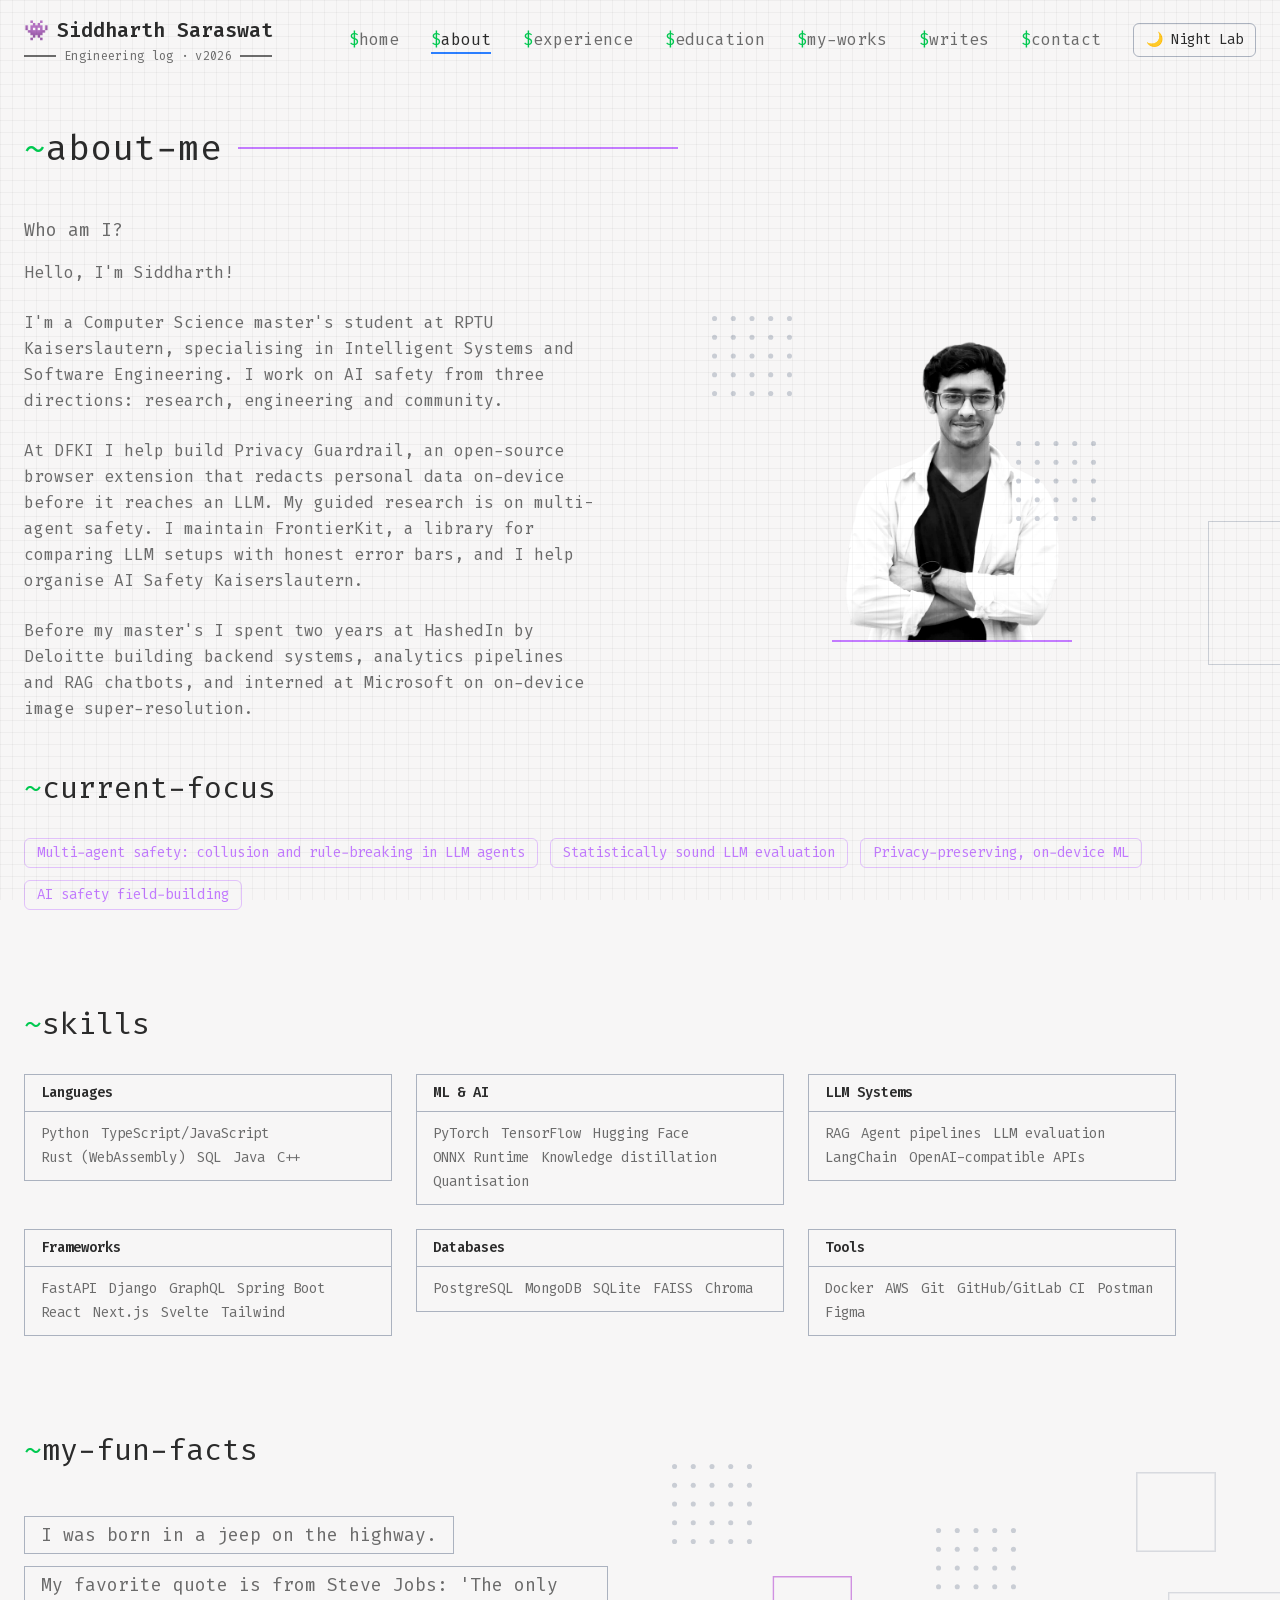
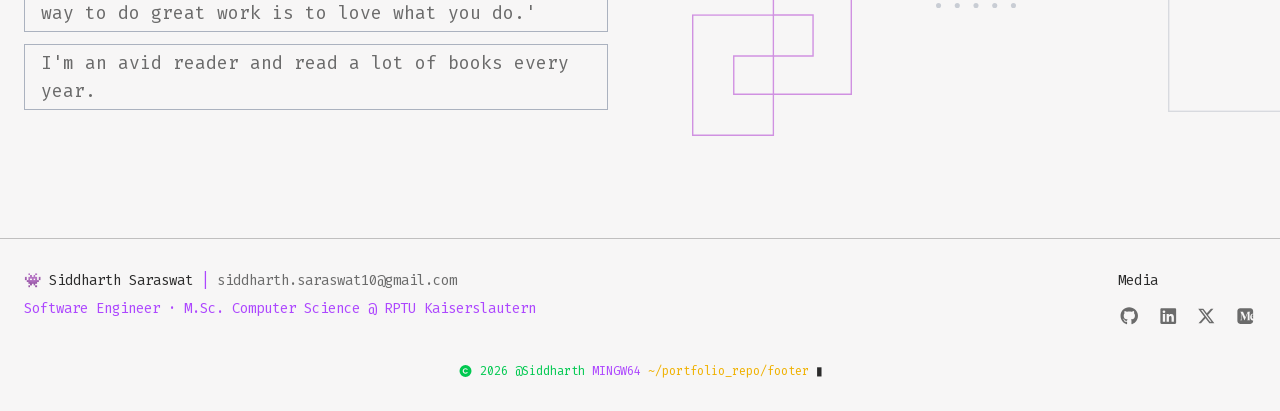
<file: about.html>
<!DOCTYPE html><!--IE0T2_1xbdUCnQhqDWKj_--><html lang="en" class="fira_code_d13f6f23-module__8Z34Uq__variable"><head><meta charSet="utf-8"/><meta name="viewport" content="width=device-width, initial-scale=1"/><link rel="preload" href="/_next/static/media/b8b552e8609c5636-s.p.25aba60b.woff2" as="font" crossorigin="" type="font/woff2"/><link rel="preload" as="image" href="/hero.png"/><link rel="stylesheet" href="/_next/static/chunks/f5939e3569f49c81.css" data-precedence="next"/><link rel="preload" as="script" fetchPriority="low" href="/_next/static/chunks/02bbe968ff5bb350.js"/><script src="/_next/static/chunks/f7e899cb2e440e35.js" async=""></script><script src="/_next/static/chunks/fab0b1a044bff450.js" async=""></script><script src="/_next/static/chunks/turbopack-eec6ce7144b0f6ca.js" async=""></script><script src="/_next/static/chunks/ecbb64dc112ad516.js" async=""></script><script src="/_next/static/chunks/ff1a16fafef87110.js" async=""></script><script src="/_next/static/chunks/d2be314c3ece3fbe.js" async=""></script><script src="/_next/static/chunks/edcf2af6b93b12d3.js" async=""></script><meta name="next-size-adjust" content=""/><title>Siddharth | Portfolio</title><meta name="description" content="Siddharth Saraswat: Software Engineer and M.Sc. Computer Science student at RPTU Kaiserslautern, working on AI safety, LLM evaluation and privacy-preserving ML at DFKI."/><link rel="icon" href="/icon.svg?icon.367c79b6.svg" sizes="any" type="image/svg+xml"/><script src="/_next/static/chunks/a6dad97d9634a72d.js" noModule=""></script></head><body class="bg-[var(--color-background)] transition-colors duration-300"><div hidden=""><!--$--><!--/$--></div><script>((a,b,c,d,e,f,g,h)=>{let i=document.documentElement,j=["light","dark"];function k(b){var c;(Array.isArray(a)?a:[a]).forEach(a=>{let c="class"===a,d=c&&f?e.map(a=>f[a]||a):e;c?(i.classList.remove(...d),i.classList.add(f&&f[b]?f[b]:b)):i.setAttribute(a,b)}),c=b,h&&j.includes(c)&&(i.style.colorScheme=c)}if(d)k(d);else try{let a=localStorage.getItem(b)||c,d=g&&"system"===a?window.matchMedia("(prefers-color-scheme: dark)").matches?"dark":"light":a;k(d)}catch(a){}})("class","theme-preference","system",null,["light","dark"],null,true,true)</script><header class="font-mono"><nav class="max-w-7xl mx-auto px-4 sm:px-6 py-4 flex items-center justify-between"><div class="flex flex-col gap-1"><a class="text-white font-mono font-semibold text-lg sm:text-xl flex items-center gap-2" href="/"><span class="text-purple-500" aria-hidden="true">👾</span><span class="hidden sm:inline">Siddharth Saraswat</span><span class="sm:hidden">Siddharth</span></a><div class="hidden sm:flex items-center gap-2"><span class="w-8 h-[2px] bg-[var(--color-gray)]"></span><span class="text-xs font-mono tracking-wide text-muted whitespace-nowrap">Engineering log <span class="cursor">·</span> v2026</span><span class="w-8 h-[2px] bg-[var(--color-gray)]"></span></div></div><ul class="hidden md:flex items-center gap-6 lg:gap-8"><li><a class="relative text-gray hover:text-white" href="/"><span class="text-green-500">$</span>home</a></li><li><a aria-current="page" class="relative text-white after:absolute after:left-0 after:-bottom-1 after:h-[2px] after:w-full after:bg-blue-500" href="/about"><span class="text-green-500">$</span>about</a></li><li><a class="relative text-gray hover:text-white" href="/experience"><span class="text-green-500">$</span>experience</a></li><li><a class="relative text-gray hover:text-white" href="/education"><span class="text-green-500">$</span>education</a></li><li><a class="relative text-gray hover:text-white" href="/my-works"><span class="text-green-500">$</span>my-works</a></li><li><a class="relative text-gray hover:text-white" href="/writes"><span class="text-green-500">$</span>writes</a></li><li><a class="relative text-gray hover:text-white" href="/contact"><span class="text-green-500">$</span>contact</a></li><li><button disabled="" aria-label="Toggle theme" class=" border border-[var(--color-border)] px-3 py-1.5 rounded-md bg-[var(--color-surface)] text-[var(--color-white)] text-sm opacity-50 cursor-not-allowed ">⚙</button></li></ul><div class="md:hidden flex items-center gap-2"><button disabled="" aria-label="Toggle theme" class=" border border-[var(--color-border)] px-3 py-1.5 rounded-md bg-[var(--color-surface)] text-[var(--color-white)] text-sm opacity-50 cursor-not-allowed ">⚙</button><button class="text-white" aria-label="Open menu" aria-expanded="false" aria-controls="mobile-menu"><svg class="w-6 h-6" fill="none" stroke="currentColor" viewBox="0 0 24 24" aria-hidden="true"><path stroke-linecap="round" stroke-linejoin="round" stroke-width="2" d="M4 6h16M4 12h16M4 18h16"></path></svg></button></div></nav></header><aside class="fixed left-6 top-0 h-full hidden min-[1400px]:flex flex-col items-center z-40"><div class="w-px h-60 bg-white/40 mb-6"></div><div class="flex flex-col gap-6 text-gray"><a href="https://github.com/siddharth1012" target="_blank" rel="noopener noreferrer" aria-label="GitHub" class="hover:text-white transition"><svg data-prefix="fab" data-icon="github" class="svg-inline--fa fa-github text-lg" role="img" viewBox="0 0 512 512" aria-hidden="true"><path fill="currentColor" d="M173.9 397.4c0 2-2.3 3.6-5.2 3.6-3.3 .3-5.6-1.3-5.6-3.6 0-2 2.3-3.6 5.2-3.6 3-.3 5.6 1.3 5.6 3.6zm-31.1-4.5c-.7 2 1.3 4.3 4.3 4.9 2.6 1 5.6 0 6.2-2s-1.3-4.3-4.3-5.2c-2.6-.7-5.5 .3-6.2 2.3zm44.2-1.7c-2.9 .7-4.9 2.6-4.6 4.9 .3 2 2.9 3.3 5.9 2.6 2.9-.7 4.9-2.6 4.6-4.6-.3-1.9-3-3.2-5.9-2.9zM252.8 8c-138.7 0-244.8 105.3-244.8 244 0 110.9 69.8 205.8 169.5 239.2 12.8 2.3 17.3-5.6 17.3-12.1 0-6.2-.3-40.4-.3-61.4 0 0-70 15-84.7-29.8 0 0-11.4-29.1-27.8-36.6 0 0-22.9-15.7 1.6-15.4 0 0 24.9 2 38.6 25.8 21.9 38.6 58.6 27.5 72.9 20.9 2.3-16 8.8-27.1 16-33.7-55.9-6.2-112.3-14.3-112.3-110.5 0-27.5 7.6-41.3 23.6-58.9-2.6-6.5-11.1-33.3 2.6-67.9 20.9-6.5 69 27 69 27 20-5.6 41.5-8.5 62.8-8.5s42.8 2.9 62.8 8.5c0 0 48.1-33.6 69-27 13.7 34.7 5.2 61.4 2.6 67.9 16 17.7 25.8 31.5 25.8 58.9 0 96.5-58.9 104.2-114.8 110.5 9.2 7.9 17 22.9 17 46.4 0 33.7-.3 75.4-.3 83.6 0 6.5 4.6 14.4 17.3 12.1 100-33.2 167.8-128.1 167.8-239 0-138.7-112.5-244-251.2-244zM105.2 352.9c-1.3 1-1 3.3 .7 5.2 1.6 1.6 3.9 2.3 5.2 1 1.3-1 1-3.3-.7-5.2-1.6-1.6-3.9-2.3-5.2-1zm-10.8-8.1c-.7 1.3 .3 2.9 2.3 3.9 1.6 1 3.6 .7 4.3-.7 .7-1.3-.3-2.9-2.3-3.9-2-.6-3.6-.3-4.3 .7zm32.4 35.6c-1.6 1.3-1 4.3 1.3 6.2 2.3 2.3 5.2 2.6 6.5 1 1.3-1.3 .7-4.3-1.3-6.2-2.2-2.3-5.2-2.6-6.5-1zm-11.4-14.7c-1.6 1-1.6 3.6 0 5.9s4.3 3.3 5.6 2.3c1.6-1.3 1.6-3.9 0-6.2-1.4-2.3-4-3.3-5.6-2z"></path></svg></a><a href="https://www.linkedin.com/in/siddharthsaraswat1/" target="_blank" rel="noopener noreferrer" aria-label="LinkedIn" class="hover:text-white transition"><svg data-prefix="fab" data-icon="linkedin" class="svg-inline--fa fa-linkedin text-lg" role="img" viewBox="0 0 448 512" aria-hidden="true"><path fill="currentColor" d="M416 32L31.9 32C14.3 32 0 46.5 0 64.3L0 447.7C0 465.5 14.3 480 31.9 480L416 480c17.6 0 32-14.5 32-32.3l0-383.4C448 46.5 433.6 32 416 32zM135.4 416l-66.4 0 0-213.8 66.5 0 0 213.8-.1 0zM102.2 96a38.5 38.5 0 1 1 0 77 38.5 38.5 0 1 1 0-77zM384.3 416l-66.4 0 0-104c0-24.8-.5-56.7-34.5-56.7-34.6 0-39.9 27-39.9 54.9l0 105.8-66.4 0 0-213.8 63.7 0 0 29.2 .9 0c8.9-16.8 30.6-34.5 62.9-34.5 67.2 0 79.7 44.3 79.7 101.9l0 117.2z"></path></svg></a><a href="https://x.com/Sidd_Saraswat" target="_blank" rel="noopener noreferrer" aria-label="X (Twitter)" class="hover:text-white transition"><svg data-prefix="fab" data-icon="x-twitter" class="svg-inline--fa fa-x-twitter text-lg" role="img" viewBox="0 0 448 512" aria-hidden="true"><path fill="currentColor" d="M357.2 48L427.8 48 273.6 224.2 455 464 313 464 201.7 318.6 74.5 464 3.8 464 168.7 275.5-5.2 48 140.4 48 240.9 180.9 357.2 48zM332.4 421.8l39.1 0-252.4-333.8-42 0 255.3 333.8z"></path></svg></a><a href="https://medium.com/@siddharthsaraswat1" target="_blank" rel="noopener noreferrer" aria-label="Medium" class="hover:text-white transition"><svg data-prefix="fab" data-icon="medium" class="svg-inline--fa fa-medium text-lg" role="img" viewBox="0 0 448 512" aria-hidden="true"><path fill="currentColor" d="M369.4 32c43.4 0 78.6 35.2 78.6 78.6l0 83.8c-1.9-.1-3.8-.2-5.7-.2l-.4 0c-10 0-22.3 2.4-31.1 6.8-10 4.6-18.7 11.5-26 20.6-11.8 14.6-18.9 34.3-20.6 56.4-.1 .7-.1 1.3-.2 2s-.1 1.2-.1 1.9c-.1 1.2-.1 2.4-.1 3.6 0 1.9-.1 3.8 0 5.8 1.2 50.1 28.2 90.2 76.3 90.2 2.7 0 5.3-.1 7.9-.4l0 20.4c0 43.4-35.2 78.6-78.6 78.6L78.6 480C35.2 480 0 444.8 0 401.4L0 110.6C0 67.2 35.2 32 78.6 32l290.8 0zM82.3 138.9l.3 .1c13.2 3 19.8 7.4 19.8 23.4l0 187.2c0 16-6.7 20.4-19.9 23.4l-.3 .1 0 2.8 52.8 0 0-2.8-.3-.1c-13.2-3-19.9-7.4-19.9-23.4l0-176.3 86.1 202.5 4.9 0 88.6-208.2 0 186.6c-1.1 12.6-7.8 16.5-19.7 19.2l-.3 .1 0 2.7 91.9 0 0-2.7-.3-.1c-11.9-2.7-18.7-6.6-19.9-19.2l-.1-191.8 .1 0c0-16 6.7-20.4 19.9-23.4l.3-.1 0-2.7-72.2 0-67 157.4-67-157.4-77.8 0 0 2.7zM448 340.3c-25.1-7.4-43-35.1-41.2-67.8l0 0 41.1 0 0 67.8zm-6.4-135.6c2.3 0 4.4 .3 6.4 .9l0 57.4-40.2 0c1.5-33.6 13.6-57.9 33.8-58.3z"></path></svg></a></div></aside><main class="relative max-w-7xl mx-auto px-4 sm:px-6 py-8 sm:py-12"><h2 class="flex items-center gap-4 text-2xl sm:text-3xl md:text-4xl font-mono text-white mb-8 sm:mb-12"><span><span class="text-green-500">~</span>about-me</span><span class="w-16 sm:w-32 md:w-110 h-[2px] bg-purple-500/70"></span></h2><h3 class="font-mono text-base sm:text-lg mb-4">Who am I?</h3><div class="grid grid-cols-1 lg:grid-cols-2 gap-8 sm:gap-16 items-center font-mono"><div class="text-gray leading-relaxed space-y-4 sm:space-y-6 max-w-xl text-sm sm:text-base"><p>Hello, I&#x27;m Siddharth!</p><p>I&#x27;m a Computer Science master&#x27;s student at RPTU Kaiserslautern, specialising in Intelligent Systems and Software Engineering. I work on AI safety from three directions: research, engineering and community.</p><p>At DFKI I help build Privacy Guardrail, an open-source browser extension that redacts personal data on-device before it reaches an LLM. My guided research is on multi-agent safety. I maintain FrontierKit, a library for comparing LLM setups with honest error bars, and I help organise AI Safety Kaiserslautern.</p><p>Before my master&#x27;s I spent two years at HashedIn by Deloitte building backend systems, analytics pipelines and RAG chatbots, and interned at Microsoft on on-device image super-resolution.</p></div><div class="pointer-events-none hidden lg:block absolute right-0 top-[30%] -translate-y-1/2 w-18 h-36 border-l border-t border-b bg-[var(--color-surface)] border-[var(--color-border)] opacity-60"></div><div class="relative flex justify-center mt-4 lg:mt-0"><div class="relative"><img alt="Portrait of Siddharth Saraswat" width="300" height="420" decoding="async" data-nimg="1" class="object-cover grayscale contrast-125 w-48 sm:w-64 md:w-72 h-auto" style="color:transparent" src="/hero.png"/></div><img alt="" loading="lazy" width="60" height="60" decoding="async" data-nimg="1" class="hidden sm:block absolute -top-6 left-10 w-20 opacity-60 pointer-events-none" style="color:transparent" src="/dottedSquare.svg"/><img alt="" loading="lazy" width="60" height="60" decoding="async" data-nimg="1" class="hidden md:block absolute top-1/3 right-40 w-20 opacity-60 pointer-events-none" style="color:transparent" src="/dottedSquare.svg"/><img alt="" loading="lazy" width="60" height="60" decoding="async" data-nimg="1" class="hidden lg:block absolute bottom-12 -right-36 w-20 opacity-60 pointer-events-none" style="color:transparent" src="/dottedSquare.svg"/><div class="hidden md:block absolute bottom-0 right-16 -translate-x-1/2 w-60 h-[2px] bg-purple-500/70"></div></div></div><div class="mt-12 max-w-7xl mx-auto"><h3 class="text-2xl sm:text-3xl font-mono text-white mb-6 sm:mb-8"><span class="text-green-500">~</span>current-focus</h3><ul class="flex flex-wrap gap-3 font-mono"><li class="px-3 py-1 text-sm rounded-md text-purple-400 border border-purple-500/30">Multi-agent safety: collusion and rule-breaking in LLM agents</li><li class="px-3 py-1 text-sm rounded-md text-purple-400 border border-purple-500/30">Statistically sound LLM evaluation</li><li class="px-3 py-1 text-sm rounded-md text-purple-400 border border-purple-500/30">Privacy-preserving, on-device ML</li><li class="px-3 py-1 text-sm rounded-md text-purple-400 border border-purple-500/30">AI safety field-building</li></ul></div><div class="mt-12 max-w-7xl mx-auto py-8 sm:py-12"><h3 class="text-2xl sm:text-3xl font-mono text-white mb-6 sm:mb-8"><span class="text-green-500">~</span>skills</h3><div class="grid grid-cols-1 sm:grid-cols-2 lg:grid-cols-3 gap-4 sm:gap-6 max-w-6xl font-mono items-start"><div class="bg-[var(--color-surface)] border border-[var(--color-border)] text-sm font-mono "><h3 class="px-4 py-2 text-white font-mono font-semibold border-b bg-[var(--color-surface)] border-[var(--color-border)]">Languages</h3><ul class="px-4 py-3 text-gray text-sm flex flex-wrap gap-x-3 gap-y-1"><li>Python</li><li>TypeScript/JavaScript</li><li>Rust (WebAssembly)</li><li>SQL</li><li>Java</li><li>C++</li></ul></div><div class="bg-[var(--color-surface)] border border-[var(--color-border)] text-sm font-mono "><h3 class="px-4 py-2 text-white font-mono font-semibold border-b bg-[var(--color-surface)] border-[var(--color-border)]">ML &amp; AI</h3><ul class="px-4 py-3 text-gray text-sm flex flex-wrap gap-x-3 gap-y-1"><li>PyTorch</li><li>TensorFlow</li><li>Hugging Face</li><li>ONNX Runtime</li><li>Knowledge distillation</li><li>Quantisation</li></ul></div><div class="bg-[var(--color-surface)] border border-[var(--color-border)] text-sm font-mono "><h3 class="px-4 py-2 text-white font-mono font-semibold border-b bg-[var(--color-surface)] border-[var(--color-border)]">LLM Systems</h3><ul class="px-4 py-3 text-gray text-sm flex flex-wrap gap-x-3 gap-y-1"><li>RAG</li><li>Agent pipelines</li><li>LLM evaluation</li><li>LangChain</li><li>OpenAI-compatible APIs</li></ul></div><div class="bg-[var(--color-surface)] border border-[var(--color-border)] text-sm font-mono "><h3 class="px-4 py-2 text-white font-mono font-semibold border-b bg-[var(--color-surface)] border-[var(--color-border)]">Frameworks</h3><ul class="px-4 py-3 text-gray text-sm flex flex-wrap gap-x-3 gap-y-1"><li>FastAPI</li><li>Django</li><li>GraphQL</li><li>Spring Boot</li><li>React</li><li>Next.js</li><li>Svelte</li><li>Tailwind</li></ul></div><div class="bg-[var(--color-surface)] border border-[var(--color-border)] text-sm font-mono "><h3 class="px-4 py-2 text-white font-mono font-semibold border-b bg-[var(--color-surface)] border-[var(--color-border)]">Databases</h3><ul class="px-4 py-3 text-gray text-sm flex flex-wrap gap-x-3 gap-y-1"><li>PostgreSQL</li><li>MongoDB</li><li>SQLite</li><li>FAISS</li><li>Chroma</li></ul></div><div class="bg-[var(--color-surface)] border border-[var(--color-border)] text-sm font-mono "><h3 class="px-4 py-2 text-white font-mono font-semibold border-b bg-[var(--color-surface)] border-[var(--color-border)]">Tools</h3><ul class="px-4 py-3 text-gray text-sm flex flex-wrap gap-x-3 gap-y-1"><li>Docker</li><li>AWS</li><li>Git</li><li>GitHub/GitLab CI</li><li>Postman</li><li>Figma</li></ul></div></div></div><div class="mt-12 max-w-7xl mx-auto pb-4 sm:pb-8 grid grid-cols-1 lg:grid-cols-2 gap-8 sm:gap-16 items-start relative"><div><h3 class="text-2xl sm:text-3xl font-mono text-white mb-4 sm:mb-12"><span class="text-green-500">~</span>my-fun-facts</h3><div class="flex flex-wrap gap-3"><div class="bg-[var(--color-surface)] border border-[var(--color-border)] px-4 py-1 text-gray text-lg font-mono">I was born in a jeep on the highway.</div><div class="bg-[var(--color-surface)] border border-[var(--color-border)] px-4 py-1 text-gray text-lg font-mono">My favorite quote is from Steve Jobs: &#x27;The only way to do great work is to love what you do.&#x27;</div><div class="bg-[var(--color-surface)] border border-[var(--color-border)] px-4 py-1 text-gray text-lg font-mono">I&#x27;m an avid reader and read a lot of books every year.</div></div></div><div class="hidden lg:block relative min-h-[240px]" aria-hidden="true"><img alt="" loading="lazy" width="80" height="80" decoding="async" data-nimg="1" class="absolute top-8 left-0 opacity-60 pointer-events-none" style="color:transparent" src="/dottedSquare.svg"/><img alt="" loading="lazy" width="120" height="120" decoding="async" data-nimg="1" class="absolute top-40 -right-8 opacity-40 pointer-events-none" style="color:transparent" src="/square.svg"/><img alt="" loading="lazy" width="80" height="80" decoding="async" data-nimg="1" class="absolute top-24 right-60 opacity-60 pointer-events-none" style="color:transparent" src="/dottedSquare.svg"/><img alt="" loading="lazy" width="80" height="80" decoding="async" data-nimg="1" class="absolute bottom-30 right-10 opacity-40 pointer-events-none" style="color:transparent" src="/smallSquare.svg"/><img alt="" loading="lazy" width="160" height="80" decoding="async" data-nimg="1" class="absolute -bottom-16 left-5 opacity-80 pointer-events-none" style="color:transparent" src="/mixedSquare.svg"/></div></div></main><footer class="border-t border-gray/40 mt-12 font-mono"><div class="max-w-7xl mx-auto px-4 sm:px-6 py-6 sm:py-8"><div class="flex flex-col md:flex-row justify-between gap-6 text-sm"><div class="space-y-2"><div class="flex flex-col sm:flex-row items-start sm:items-center gap-2 text-white font-mono text-xs sm:text-sm"><span class="text-purple-500" aria-hidden="true">👾</span><span class="hidden sm:inline">Siddharth Saraswat</span><span class="sm:hidden">Siddharth</span><span class="hidden sm:inline text-purple-500">|</span><a href="mailto:siddharth.saraswat10@gmail.com" class="text-gray hover:text-white transition break-all">siddharth.saraswat10@gmail.com</a></div><div><p class="text-purple-500 text-xs sm:text-sm">Software Engineer · M.Sc. Computer Science @ RPTU Kaiserslautern</p></div></div><div class="text-gray"><p class="mb-3 text-white font-mono text-xs sm:text-sm">Media</p><div class="flex items-center gap-4 text-base sm:text-lg"><a href="https://github.com/siddharth1012" target="_blank" rel="noopener noreferrer" aria-label="GitHub" class="hover:text-white transition"><svg data-prefix="fab" data-icon="github" class="svg-inline--fa fa-github text-base sm:text-lg" role="img" viewBox="0 0 512 512" aria-hidden="true"><path fill="currentColor" d="M173.9 397.4c0 2-2.3 3.6-5.2 3.6-3.3 .3-5.6-1.3-5.6-3.6 0-2 2.3-3.6 5.2-3.6 3-.3 5.6 1.3 5.6 3.6zm-31.1-4.5c-.7 2 1.3 4.3 4.3 4.9 2.6 1 5.6 0 6.2-2s-1.3-4.3-4.3-5.2c-2.6-.7-5.5 .3-6.2 2.3zm44.2-1.7c-2.9 .7-4.9 2.6-4.6 4.9 .3 2 2.9 3.3 5.9 2.6 2.9-.7 4.9-2.6 4.6-4.6-.3-1.9-3-3.2-5.9-2.9zM252.8 8c-138.7 0-244.8 105.3-244.8 244 0 110.9 69.8 205.8 169.5 239.2 12.8 2.3 17.3-5.6 17.3-12.1 0-6.2-.3-40.4-.3-61.4 0 0-70 15-84.7-29.8 0 0-11.4-29.1-27.8-36.6 0 0-22.9-15.7 1.6-15.4 0 0 24.9 2 38.6 25.8 21.9 38.6 58.6 27.5 72.9 20.9 2.3-16 8.8-27.1 16-33.7-55.9-6.2-112.3-14.3-112.3-110.5 0-27.5 7.6-41.3 23.6-58.9-2.6-6.5-11.1-33.3 2.6-67.9 20.9-6.5 69 27 69 27 20-5.6 41.5-8.5 62.8-8.5s42.8 2.9 62.8 8.5c0 0 48.1-33.6 69-27 13.7 34.7 5.2 61.4 2.6 67.9 16 17.7 25.8 31.5 25.8 58.9 0 96.5-58.9 104.2-114.8 110.5 9.2 7.9 17 22.9 17 46.4 0 33.7-.3 75.4-.3 83.6 0 6.5 4.6 14.4 17.3 12.1 100-33.2 167.8-128.1 167.8-239 0-138.7-112.5-244-251.2-244zM105.2 352.9c-1.3 1-1 3.3 .7 5.2 1.6 1.6 3.9 2.3 5.2 1 1.3-1 1-3.3-.7-5.2-1.6-1.6-3.9-2.3-5.2-1zm-10.8-8.1c-.7 1.3 .3 2.9 2.3 3.9 1.6 1 3.6 .7 4.3-.7 .7-1.3-.3-2.9-2.3-3.9-2-.6-3.6-.3-4.3 .7zm32.4 35.6c-1.6 1.3-1 4.3 1.3 6.2 2.3 2.3 5.2 2.6 6.5 1 1.3-1.3 .7-4.3-1.3-6.2-2.2-2.3-5.2-2.6-6.5-1zm-11.4-14.7c-1.6 1-1.6 3.6 0 5.9s4.3 3.3 5.6 2.3c1.6-1.3 1.6-3.9 0-6.2-1.4-2.3-4-3.3-5.6-2z"></path></svg></a><a href="https://www.linkedin.com/in/siddharthsaraswat1/" target="_blank" rel="noopener noreferrer" aria-label="LinkedIn" class="hover:text-white transition"><svg data-prefix="fab" data-icon="linkedin" class="svg-inline--fa fa-linkedin text-base sm:text-lg" role="img" viewBox="0 0 448 512" aria-hidden="true"><path fill="currentColor" d="M416 32L31.9 32C14.3 32 0 46.5 0 64.3L0 447.7C0 465.5 14.3 480 31.9 480L416 480c17.6 0 32-14.5 32-32.3l0-383.4C448 46.5 433.6 32 416 32zM135.4 416l-66.4 0 0-213.8 66.5 0 0 213.8-.1 0zM102.2 96a38.5 38.5 0 1 1 0 77 38.5 38.5 0 1 1 0-77zM384.3 416l-66.4 0 0-104c0-24.8-.5-56.7-34.5-56.7-34.6 0-39.9 27-39.9 54.9l0 105.8-66.4 0 0-213.8 63.7 0 0 29.2 .9 0c8.9-16.8 30.6-34.5 62.9-34.5 67.2 0 79.7 44.3 79.7 101.9l0 117.2z"></path></svg></a><a href="https://x.com/Sidd_Saraswat" target="_blank" rel="noopener noreferrer" aria-label="X (Twitter)" class="hover:text-white transition"><svg data-prefix="fab" data-icon="x-twitter" class="svg-inline--fa fa-x-twitter text-base sm:text-lg" role="img" viewBox="0 0 448 512" aria-hidden="true"><path fill="currentColor" d="M357.2 48L427.8 48 273.6 224.2 455 464 313 464 201.7 318.6 74.5 464 3.8 464 168.7 275.5-5.2 48 140.4 48 240.9 180.9 357.2 48zM332.4 421.8l39.1 0-252.4-333.8-42 0 255.3 333.8z"></path></svg></a><a href="https://medium.com/@siddharthsaraswat1" target="_blank" rel="noopener noreferrer" aria-label="Medium" class="hover:text-white transition"><svg data-prefix="fab" data-icon="medium" class="svg-inline--fa fa-medium text-base sm:text-lg" role="img" viewBox="0 0 448 512" aria-hidden="true"><path fill="currentColor" d="M369.4 32c43.4 0 78.6 35.2 78.6 78.6l0 83.8c-1.9-.1-3.8-.2-5.7-.2l-.4 0c-10 0-22.3 2.4-31.1 6.8-10 4.6-18.7 11.5-26 20.6-11.8 14.6-18.9 34.3-20.6 56.4-.1 .7-.1 1.3-.2 2s-.1 1.2-.1 1.9c-.1 1.2-.1 2.4-.1 3.6 0 1.9-.1 3.8 0 5.8 1.2 50.1 28.2 90.2 76.3 90.2 2.7 0 5.3-.1 7.9-.4l0 20.4c0 43.4-35.2 78.6-78.6 78.6L78.6 480C35.2 480 0 444.8 0 401.4L0 110.6C0 67.2 35.2 32 78.6 32l290.8 0zM82.3 138.9l.3 .1c13.2 3 19.8 7.4 19.8 23.4l0 187.2c0 16-6.7 20.4-19.9 23.4l-.3 .1 0 2.8 52.8 0 0-2.8-.3-.1c-13.2-3-19.9-7.4-19.9-23.4l0-176.3 86.1 202.5 4.9 0 88.6-208.2 0 186.6c-1.1 12.6-7.8 16.5-19.7 19.2l-.3 .1 0 2.7 91.9 0 0-2.7-.3-.1c-11.9-2.7-18.7-6.6-19.9-19.2l-.1-191.8 .1 0c0-16 6.7-20.4 19.9-23.4l.3-.1 0-2.7-72.2 0-67 157.4-67-157.4-77.8 0 0 2.7zM448 340.3c-25.1-7.4-43-35.1-41.2-67.8l0 0 41.1 0 0 67.8zm-6.4-135.6c2.3 0 4.4 .3 6.4 .9l0 57.4-40.2 0c1.5-33.6 13.6-57.9 33.8-58.3z"></path></svg></a></div></div></div><div class="mt-6 sm:mt-8 text-xs font-mono text-center text-gray"><span class="text-green-500"><svg data-prefix="fas" data-icon="copyright" class="svg-inline--fa fa-copyright" role="img" viewBox="0 0 512 512" aria-hidden="true"><path fill="currentColor" d="M256 512a256 256 0 1 0 0-512 256 256 0 1 0 0 512zM205.1 306.9c28.1 28.1 73.7 28.1 101.8 0 9.4-9.4 24.6-9.4 33.9 0s9.4 24.6 0 33.9c-46.9 46.9-122.8 46.9-169.7 0s-46.9-122.8 0-169.7 122.8-46.9 169.7 0c9.4 9.4 9.4 24.6 0 33.9s-24.6 9.4-33.9 0c-28.1-28.1-73.7-28.1-101.8 0s-28.1 73.7 0 101.8z"></path></svg> <!-- -->2026<!-- --> @Siddharth <!-- --> </span><span class="text-purple-500">MINGW64</span> <span class="text-yellow-500">~/portfolio_repo/footer</span> <span class="text-white cursor" aria-hidden="true">▮</span></div></div></footer><!--$--><!--/$--><script src="/_next/static/chunks/02bbe968ff5bb350.js" id="_R_" async=""></script><script>(self.__next_f=self.__next_f||[]).push([0])</script><script>self.__next_f.push([1,"1:\"$Sreact.fragment\"\n2:I[63178,[\"/_next/static/chunks/ecbb64dc112ad516.js\"],\"ThemeProvider\"]\n3:I[39756,[\"/_next/static/chunks/ff1a16fafef87110.js\",\"/_next/static/chunks/d2be314c3ece3fbe.js\"],\"default\"]\n4:I[37457,[\"/_next/static/chunks/ff1a16fafef87110.js\",\"/_next/static/chunks/d2be314c3ece3fbe.js\"],\"default\"]\n5:I[36676,[\"/_next/static/chunks/ecbb64dc112ad516.js\",\"/_next/static/chunks/ff1a16fafef87110.js\",\"/_next/static/chunks/edcf2af6b93b12d3.js\"],\"default\"]\n6:I[11054,[\"/_next/static/chunks/ecbb64dc112ad516.js\",\"/_next/static/chunks/ff1a16fafef87110.js\",\"/_next/static/chunks/edcf2af6b93b12d3.js\"],\"default\"]\n11:I[68027,[],\"default\"]\n:HL[\"/_next/static/chunks/f5939e3569f49c81.css\",\"style\"]\n:HL[\"/_next/static/media/b8b552e8609c5636-s.p.25aba60b.woff2\",\"font\",{\"crossOrigin\":\"\",\"type\":\"font/woff2\"}]\n7:T527,M173.9 397.4c0 2-2.3 3.6-5.2 3.6-3.3 .3-5.6-1.3-5.6-3.6 0-2 2.3-3.6 5.2-3.6 3-.3 5.6 1.3 5.6 3.6zm-31.1-4.5c-.7 2 1.3 4.3 4.3 4.9 2.6 1 5.6 0 6.2-2s-1.3-4.3-4.3-5.2c-2.6-.7-5.5 .3-6.2 2.3zm44.2-1.7c-2.9 .7-4.9 2.6-4.6 4.9 .3 2 2.9 3.3 5.9 2.6 2.9-.7 4.9-2.6 4.6-4.6-.3-1.9-3-3.2-5.9-2.9zM252.8 8c-138.7 0-244.8 105.3-244.8 244 0 110.9 69.8 205.8 169.5 239.2 12.8 2.3 17.3-5.6 17.3-12.1 0-6.2-.3-40.4-.3-61.4 0 0-70 15-84.7-29.8 0 0-11.4-29.1-27.8-36.6 0 0-22.9-15.7 1.6-15.4 0 0 24.9 2 38.6 25.8 21.9 38.6 58.6 27.5 72.9 20.9 2.3-16 8.8-27.1 16-33.7-55.9-6.2-112.3-14.3-112.3-110.5 0-27.5 7.6-41.3 23.6-58.9-2.6-6.5-11.1-33.3 2.6-67.9 20.9-6.5 69 27 69 27 20-5.6 41.5-8.5 62.8-8.5s42.8 2.9 62.8 8.5c0 0 48.1-33.6 69-27 13.7 34.7 5.2 61.4 2.6 67.9 16 17.7 25.8 31.5 25.8 58.9 0 96.5-58.9 104.2-114.8 110.5 9.2 7.9 17 22.9 17 46.4 0 33.7-.3 75.4-.3 83.6 0 6.5 4.6 14.4 17.3 12.1 100-33.2 167.8-128.1 167.8-239 0-138.7-112.5-244-251.2-244zM105.2 352.9c-1.3 1-1 3.3 .7 5.2 1.6 1.6 3.9 2.3 5.2 1 1.3-1 1-3.3-.7-5.2-1.6-1.6-3.9-2.3-5.2-1zm-10.8-8.1c-.7 1.3 .3 2.9 2.3 3.9 1.6 1 3.6 .7 4.3-.7 .7-1.3-.3-2.9-2.3-3.9-2-.6-3.6-.3-4.3 .7zm32.4 35.6c-1.6 1.3-1 4.3 1.3 6.2 2.3 2.3 5.2 2.6 6.5 1 1.3-1.3 .7-4.3-1.3-6.2-2.2-2.3-5.2-2.6-6.5-1zm-11.4-14.7c-1.6 1-1.6 3.6 0 5.9s4.3 3.3 5.6 2.3c1.6-1.3 1.6-3.9 0-6.2-1.4-2.3-4-3.3-5.6-2z"])</script><script>self.__next_f.push([1,"0:{\"P\":null,\"b\":\"IE0T2-1xbdUCnQhqDWKj-\",\"c\":[\"\",\"about\"],\"q\":\"\",\"i\":false,\"f\":[[[\"\",{\"children\":[\"about\",{\"children\":[\"__PAGE__\",{}]}]},\"$undefined\",\"$undefined\",true],[[\"$\",\"$1\",\"c\",{\"children\":[[[\"$\",\"link\",\"0\",{\"rel\":\"stylesheet\",\"href\":\"/_next/static/chunks/f5939e3569f49c81.css\",\"precedence\":\"next\",\"crossOrigin\":\"$undefined\",\"nonce\":\"$undefined\"}],[\"$\",\"script\",\"script-0\",{\"src\":\"/_next/static/chunks/ecbb64dc112ad516.js\",\"async\":true,\"nonce\":\"$undefined\"}]],[\"$\",\"html\",null,{\"lang\":\"en\",\"className\":\"fira_code_d13f6f23-module__8Z34Uq__variable\",\"suppressHydrationWarning\":true,\"children\":[\"$\",\"body\",null,{\"className\":\"bg-[var(--color-background)] transition-colors duration-300\",\"children\":[\"$\",\"$L2\",null,{\"attribute\":\"class\",\"defaultTheme\":\"system\",\"enableSystem\":true,\"storageKey\":\"theme-preference\",\"children\":[\"$\",\"$L3\",null,{\"parallelRouterKey\":\"children\",\"error\":\"$undefined\",\"errorStyles\":\"$undefined\",\"errorScripts\":\"$undefined\",\"template\":[\"$\",\"$L4\",null,{}],\"templateStyles\":\"$undefined\",\"templateScripts\":\"$undefined\",\"notFound\":[[[\"$\",\"title\",null,{\"children\":\"404: This page could not be found.\"}],[\"$\",\"div\",null,{\"style\":{\"fontFamily\":\"system-ui,\\\"Segoe UI\\\",Roboto,Helvetica,Arial,sans-serif,\\\"Apple Color Emoji\\\",\\\"Segoe UI Emoji\\\"\",\"height\":\"100vh\",\"textAlign\":\"center\",\"display\":\"flex\",\"flexDirection\":\"column\",\"alignItems\":\"center\",\"justifyContent\":\"center\"},\"children\":[\"$\",\"div\",null,{\"children\":[[\"$\",\"style\",null,{\"dangerouslySetInnerHTML\":{\"__html\":\"body{color:#000;background:#fff;margin:0}.next-error-h1{border-right:1px solid rgba(0,0,0,.3)}@media (prefers-color-scheme:dark){body{color:#fff;background:#000}.next-error-h1{border-right:1px solid rgba(255,255,255,.3)}}\"}}],[\"$\",\"h1\",null,{\"className\":\"next-error-h1\",\"style\":{\"display\":\"inline-block\",\"margin\":\"0 20px 0 0\",\"padding\":\"0 23px 0 0\",\"fontSize\":24,\"fontWeight\":500,\"verticalAlign\":\"top\",\"lineHeight\":\"49px\"},\"children\":404}],[\"$\",\"div\",null,{\"style\":{\"display\":\"inline-block\"},\"children\":[\"$\",\"h2\",null,{\"style\":{\"fontSize\":14,\"fontWeight\":400,\"lineHeight\":\"49px\",\"margin\":0},\"children\":\"This page could not be found.\"}]}]]}]}]],[]],\"forbidden\":\"$undefined\",\"unauthorized\":\"$undefined\"}]}]}]}]]}],{\"children\":[[\"$\",\"$1\",\"c\",{\"children\":[null,[\"$\",\"$L3\",null,{\"parallelRouterKey\":\"children\",\"error\":\"$undefined\",\"errorStyles\":\"$undefined\",\"errorScripts\":\"$undefined\",\"template\":[\"$\",\"$L4\",null,{}],\"templateStyles\":\"$undefined\",\"templateScripts\":\"$undefined\",\"notFound\":\"$undefined\",\"forbidden\":\"$undefined\",\"unauthorized\":\"$undefined\"}]]}],{\"children\":[[\"$\",\"$1\",\"c\",{\"children\":[[[\"$\",\"$L5\",null,{}],[\"$\",\"$L6\",null,{}],[\"$\",\"aside\",null,{\"className\":\"fixed left-6 top-0 h-full hidden min-[1400px]:flex flex-col items-center z-40\",\"children\":[[\"$\",\"div\",null,{\"className\":\"w-px h-60 bg-white/40 mb-6\"}],[\"$\",\"div\",null,{\"className\":\"flex flex-col gap-6 text-gray\",\"children\":[[\"$\",\"a\",\"GitHub\",{\"href\":\"https://github.com/siddharth1012\",\"target\":\"_blank\",\"rel\":\"noopener noreferrer\",\"aria-label\":\"GitHub\",\"className\":\"hover:text-white transition\",\"children\":[\"$\",\"svg\",null,{\"ref\":\"$undefined\",\"data-prefix\":\"fab\",\"data-icon\":\"github\",\"className\":\"svg-inline--fa fa-github text-lg\",\"role\":\"img\",\"viewBox\":\"0 0 512 512\",\"aria-hidden\":\"true\",\"children\":[\"$\",\"path\",null,{\"fill\":\"currentColor\",\"d\":\"$7\"}]}]}],\"$L8\",\"$L9\",\"$La\"]}]]}],\"$Lb\",\"$Lc\"],[\"$Ld\",\"$Le\"],\"$Lf\"]}],{},null,false,false]},null,false,false]},null,false,false],\"$L10\",false]],\"m\":\"$undefined\",\"G\":[\"$11\",[]],\"S\":true}\n"])</script><script>self.__next_f.push([1,"12:I[5500,[\"/_next/static/chunks/ecbb64dc112ad516.js\",\"/_next/static/chunks/ff1a16fafef87110.js\",\"/_next/static/chunks/edcf2af6b93b12d3.js\"],\"Image\"]\n19:I[97367,[\"/_next/static/chunks/ff1a16fafef87110.js\",\"/_next/static/chunks/d2be314c3ece3fbe.js\"],\"OutletBoundary\"]\n1a:\"$Sreact.suspense\"\n1c:I[97367,[\"/_next/static/chunks/ff1a16fafef87110.js\",\"/_next/static/chunks/d2be314c3ece3fbe.js\"],\"ViewportBoundary\"]\n1e:I[97367,[\"/_next/static/chunks/ff1a16fafef87110.js\",\"/_next/static/chunks/d2be314c3ece3fbe.js\"],\"MetadataBoundary\"]\n8:[\"$\",\"a\",\"LinkedIn\",{\"href\":\"https://www.linkedin.com/in/siddharthsaraswat1/\",\"target\":\"_blank\",\"rel\":\"noopener noreferrer\",\"aria-label\":\"LinkedIn\",\"className\":\"hover:text-white transition\",\"children\":[\"$\",\"svg\",null,{\"ref\":\"$undefined\",\"data-prefix\":\"fab\",\"data-icon\":\"linkedin\",\"className\":\"svg-inline--fa fa-linkedin text-lg\",\"role\":\"img\",\"viewBox\":\"0 0 448 512\",\"aria-hidden\":\"true\",\"children\":[\"$\",\"path\",null,{\"fill\":\"currentColor\",\"d\":\"M416 32L31.9 32C14.3 32 0 46.5 0 64.3L0 447.7C0 465.5 14.3 480 31.9 480L416 480c17.6 0 32-14.5 32-32.3l0-383.4C448 46.5 433.6 32 416 32zM135.4 416l-66.4 0 0-213.8 66.5 0 0 213.8-.1 0zM102.2 96a38.5 38.5 0 1 1 0 77 38.5 38.5 0 1 1 0-77zM384.3 416l-66.4 0 0-104c0-24.8-.5-56.7-34.5-56.7-34.6 0-39.9 27-39.9 54.9l0 105.8-66.4 0 0-213.8 63.7 0 0 29.2 .9 0c8.9-16.8 30.6-34.5 62.9-34.5 67.2 0 79.7 44.3 79.7 101.9l0 117.2z\"}]}]}]\n9:[\"$\",\"a\",\"X (Twitter)\",{\"href\":\"https://x.com/Sidd_Saraswat\",\"target\":\"_blank\",\"rel\":\"noopener noreferrer\",\"aria-label\":\"X (Twitter)\",\"className\":\"hover:text-white transition\",\"children\":[\"$\",\"svg\",null,{\"ref\":\"$undefined\",\"data-prefix\":\"fab\",\"data-icon\":\"x-twitter\",\"className\":\"svg-inline--fa fa-x-twitter text-lg\",\"role\":\"img\",\"viewBox\":\"0 0 448 512\",\"aria-hidden\":\"true\",\"children\":[\"$\",\"path\",null,{\"fill\":\"currentColor\",\"d\":\"M357.2 48L427.8 48 273.6 224.2 455 464 313 464 201.7 318.6 74.5 464 3.8 464 168.7 275.5-5.2 48 140.4 48 240.9 180.9 357.2 48zM332.4 421.8l39.1 0-252.4-333.8-42 0 255.3 333.8z\"}]}]}]\na:[\"$\",\"a\",\"Medium\",{\"href\":\"https://medium.com/@siddharthsaraswat1\",\"target\":\"_blank\",\"rel\":\"noopener noreferrer\",\"aria-label\":\"Medium\",\"className\":\"hover:text-white transition\",\"children\":[\"$\",\"svg\",null,{\"ref\":\"$undefined\",\"data-prefix\":\"fab\",\"data-icon\":\"medium\",\"className\":\"svg-inline--fa fa-medium text-lg\",\"role\":\"img\",\"viewBox\":\"0 0 448 512\",\"aria-hidden\":\"true\",\"children\":[\"$\",\"path\",null,{\"fill\":\"currentColor\",\"d\":\"M369.4 32c43.4 0 78.6 35.2 78.6 78.6l0 83.8c-1.9-.1-3.8-.2-5.7-.2l-.4 0c-10 0-22.3 2.4-31.1 6.8-10 4.6-18.7 11.5-26 20.6-11.8 14.6-18.9 34.3-20.6 56.4-.1 .7-.1 1.3-.2 2s-.1 1.2-.1 1.9c-.1 1.2-.1 2.4-.1 3.6 0 1.9-.1 3.8 0 5.8 1.2 50.1 28.2 90.2 76.3 90.2 2.7 0 5.3-.1 7.9-.4l0 20.4c0 43.4-35.2 78.6-78.6 78.6L78.6 480C35.2 480 0 444.8 0 401.4L0 110.6C0 67.2 35.2 32 78.6 32l290.8 0zM82.3 138.9l.3 .1c13.2 3 19.8 7.4 19.8 23.4l0 187.2c0 16-6.7 20.4-19.9 23.4l-.3 .1 0 2.8 52.8 0 0-2.8-.3-.1c-13.2-3-19.9-7.4-19.9-23.4l0-176.3 86.1 202.5 4.9 0 88.6-208.2 0 186.6c-1.1 12.6-7.8 16.5-19.7 19.2l-.3 .1 0 2.7 91.9 0 0-2.7-.3-.1c-11.9-2.7-18.7-6.6-19.9-19.2l-.1-191.8 .1 0c0-16 6.7-20.4 19.9-23.4l.3-.1 0-2.7-72.2 0-67 157.4-67-157.4-77.8 0 0 2.7zM448 340.3c-25.1-7.4-43-35.1-41.2-67.8l0 0 41.1 0 0 67.8zm-6.4-135.6c2.3 0 4.4 .3 6.4 .9l0 57.4-40.2 0c1.5-33.6 13.6-57.9 33.8-58.3z\"}]}]}]\n"])</script><script>self.__next_f.push([1,"b:[\"$\",\"main\",null,{\"className\":\"relative max-w-7xl mx-auto px-4 sm:px-6 py-8 sm:py-12\",\"children\":[[\"$\",\"h2\",null,{\"className\":\"flex items-center gap-4 text-2xl sm:text-3xl md:text-4xl font-mono text-white mb-8 sm:mb-12\",\"children\":[[\"$\",\"span\",null,{\"children\":[[\"$\",\"span\",null,{\"className\":\"text-green-500\",\"children\":\"~\"}],\"about-me\"]}],[\"$\",\"span\",null,{\"className\":\"w-16 sm:w-32 md:w-110 h-[2px] bg-purple-500/70\"}]]}],[\"$\",\"h3\",null,{\"className\":\"font-mono text-base sm:text-lg mb-4\",\"children\":\"Who am I?\"}],[\"$\",\"div\",null,{\"className\":\"grid grid-cols-1 lg:grid-cols-2 gap-8 sm:gap-16 items-center font-mono\",\"children\":[[\"$\",\"div\",null,{\"className\":\"text-gray leading-relaxed space-y-4 sm:space-y-6 max-w-xl text-sm sm:text-base\",\"children\":[[\"$\",\"p\",null,{\"children\":\"Hello, I'm Siddharth!\"}],[\"$\",\"p\",null,{\"children\":\"I'm a Computer Science master's student at RPTU Kaiserslautern, specialising in Intelligent Systems and Software Engineering. I work on AI safety from three directions: research, engineering and community.\"}],[\"$\",\"p\",null,{\"children\":\"At DFKI I help build Privacy Guardrail, an open-source browser extension that redacts personal data on-device before it reaches an LLM. My guided research is on multi-agent safety. I maintain FrontierKit, a library for comparing LLM setups with honest error bars, and I help organise AI Safety Kaiserslautern.\"}],[\"$\",\"p\",null,{\"children\":\"Before my master's I spent two years at HashedIn by Deloitte building backend systems, analytics pipelines and RAG chatbots, and interned at Microsoft on on-device image super-resolution.\"}]]}],[\"$\",\"div\",null,{\"className\":\"pointer-events-none hidden lg:block absolute right-0 top-[30%] -translate-y-1/2 w-18 h-36 border-l border-t border-b bg-[var(--color-surface)] border-[var(--color-border)] opacity-60\"}],[\"$\",\"div\",null,{\"className\":\"relative flex justify-center mt-4 lg:mt-0\",\"children\":[[\"$\",\"div\",null,{\"className\":\"relative\",\"children\":[\"$\",\"$L12\",null,{\"src\":\"/hero.png\",\"alt\":\"Portrait of Siddharth Saraswat\",\"width\":300,\"height\":420,\"className\":\"object-cover grayscale contrast-125 w-48 sm:w-64 md:w-72 h-auto\",\"priority\":true}]}],[\"$\",\"$L12\",null,{\"src\":\"/dottedSquare.svg\",\"alt\":\"\",\"width\":60,\"height\":60,\"className\":\"hidden sm:block absolute -top-6 left-10 w-20 opacity-60 pointer-events-none\"}],[\"$\",\"$L12\",null,{\"src\":\"/dottedSquare.svg\",\"alt\":\"\",\"width\":60,\"height\":60,\"className\":\"hidden md:block absolute top-1/3 right-40 w-20 opacity-60 pointer-events-none\"}],[\"$\",\"$L12\",null,{\"src\":\"/dottedSquare.svg\",\"alt\":\"\",\"width\":60,\"height\":60,\"className\":\"hidden lg:block absolute bottom-12 -right-36 w-20 opacity-60 pointer-events-none\"}],[\"$\",\"div\",null,{\"className\":\"hidden md:block absolute bottom-0 right-16 -translate-x-1/2 w-60 h-[2px] bg-purple-500/70\"}]]}]]}],[\"$\",\"div\",null,{\"className\":\"mt-12 max-w-7xl mx-auto\",\"children\":[[\"$\",\"h3\",null,{\"className\":\"text-2xl sm:text-3xl font-mono text-white mb-6 sm:mb-8\",\"children\":[[\"$\",\"span\",null,{\"className\":\"text-green-500\",\"children\":\"~\"}],\"current-focus\"]}],[\"$\",\"ul\",null,{\"className\":\"flex flex-wrap gap-3 font-mono\",\"children\":[[\"$\",\"li\",\"Multi-agent safety: collusion and rule-breaking in LLM agents\",{\"className\":\"px-3 py-1 text-sm rounded-md text-purple-400 border border-purple-500/30\",\"children\":\"Multi-agent safety: collusion and rule-breaking in LLM agents\"}],[\"$\",\"li\",\"Statistically sound LLM evaluation\",{\"className\":\"px-3 py-1 text-sm rounded-md text-purple-400 border border-purple-500/30\",\"children\":\"Statistically sound LLM evaluation\"}],[\"$\",\"li\",\"Privacy-preserving, on-device ML\",{\"className\":\"px-3 py-1 text-sm rounded-md text-purple-400 border border-purple-500/30\",\"children\":\"Privacy-preserving, on-device ML\"}],[\"$\",\"li\",\"AI safety field-building\",{\"className\":\"px-3 py-1 text-sm rounded-md text-purple-400 border border-purple-500/30\",\"children\":\"AI safety field-building\"}]]}]]}],\"$L13\",\"$L14\"]}]\n"])</script><script>self.__next_f.push([1,"15:T527,M173.9 397.4c0 2-2.3 3.6-5.2 3.6-3.3 .3-5.6-1.3-5.6-3.6 0-2 2.3-3.6 5.2-3.6 3-.3 5.6 1.3 5.6 3.6zm-31.1-4.5c-.7 2 1.3 4.3 4.3 4.9 2.6 1 5.6 0 6.2-2s-1.3-4.3-4.3-5.2c-2.6-.7-5.5 .3-6.2 2.3zm44.2-1.7c-2.9 .7-4.9 2.6-4.6 4.9 .3 2 2.9 3.3 5.9 2.6 2.9-.7 4.9-2.6 4.6-4.6-.3-1.9-3-3.2-5.9-2.9zM252.8 8c-138.7 0-244.8 105.3-244.8 244 0 110.9 69.8 205.8 169.5 239.2 12.8 2.3 17.3-5.6 17.3-12.1 0-6.2-.3-40.4-.3-61.4 0 0-70 15-84.7-29.8 0 0-11.4-29.1-27.8-36.6 0 0-22.9-15.7 1.6-15.4 0 0 24.9 2 38.6 25.8 21.9 38.6 58.6 27.5 72.9 20.9 2.3-16 8.8-27.1 16-33.7-55.9-6.2-112.3-14.3-112.3-110.5 0-27.5 7.6-41.3 23.6-58.9-2.6-6.5-11.1-33.3 2.6-67.9 20.9-6.5 69 27 69 27 20-5.6 41.5-8.5 62.8-8.5s42.8 2.9 62.8 8.5c0 0 48.1-33.6 69-27 13.7 34.7 5.2 61.4 2.6 67.9 16 17.7 25.8 31.5 25.8 58.9 0 96.5-58.9 104.2-114.8 110.5 9.2 7.9 17 22.9 17 46.4 0 33.7-.3 75.4-.3 83.6 0 6.5 4.6 14.4 17.3 12.1 100-33.2 167.8-128.1 167.8-239 0-138.7-112.5-244-251.2-244zM105.2 352.9c-1.3 1-1 3.3 .7 5.2 1.6 1.6 3.9 2.3 5.2 1 1.3-1 1-3.3-.7-5.2-1.6-1.6-3.9-2.3-5.2-1zm-10.8-8.1c-.7 1.3 .3 2.9 2.3 3.9 1.6 1 3.6 .7 4.3-.7 .7-1.3-.3-2.9-2.3-3.9-2-.6-3.6-.3-4.3 .7zm32.4 35.6c-1.6 1.3-1 4.3 1.3 6.2 2.3 2.3 5.2 2.6 6.5 1 1.3-1.3 .7-4.3-1.3-6.2-2.2-2.3-5.2-2.6-6.5-1zm-11.4-14.7c-1.6 1-1.6 3.6 0 5.9s4.3 3.3 5.6 2.3c1.6-1.3 1.6-3.9 0-6.2-1.4-2.3-4-3.3-5.6-2z"])</script><script>self.__next_f.push([1,"c:[\"$\",\"footer\",null,{\"className\":\"border-t border-gray/40 mt-12 font-mono\",\"children\":[\"$\",\"div\",null,{\"className\":\"max-w-7xl mx-auto px-4 sm:px-6 py-6 sm:py-8\",\"children\":[[\"$\",\"div\",null,{\"className\":\"flex flex-col md:flex-row justify-between gap-6 text-sm\",\"children\":[[\"$\",\"div\",null,{\"className\":\"space-y-2\",\"children\":[[\"$\",\"div\",null,{\"className\":\"flex flex-col sm:flex-row items-start sm:items-center gap-2 text-white font-mono text-xs sm:text-sm\",\"children\":[[\"$\",\"span\",null,{\"className\":\"text-purple-500\",\"aria-hidden\":\"true\",\"children\":\"👾\"}],[\"$\",\"span\",null,{\"className\":\"hidden sm:inline\",\"children\":\"Siddharth Saraswat\"}],[\"$\",\"span\",null,{\"className\":\"sm:hidden\",\"children\":\"Siddharth\"}],[\"$\",\"span\",null,{\"className\":\"hidden sm:inline text-purple-500\",\"children\":\"|\"}],[\"$\",\"a\",null,{\"href\":\"mailto:siddharth.saraswat10@gmail.com\",\"className\":\"text-gray hover:text-white transition break-all\",\"children\":\"siddharth.saraswat10@gmail.com\"}]]}],[\"$\",\"div\",null,{\"children\":[\"$\",\"p\",null,{\"className\":\"text-purple-500 text-xs sm:text-sm\",\"children\":\"Software Engineer · M.Sc. Computer Science @ RPTU Kaiserslautern\"}]}]]}],[\"$\",\"div\",null,{\"className\":\"text-gray\",\"children\":[[\"$\",\"p\",null,{\"className\":\"mb-3 text-white font-mono text-xs sm:text-sm\",\"children\":\"Media\"}],[\"$\",\"div\",null,{\"className\":\"flex items-center gap-4 text-base sm:text-lg\",\"children\":[[\"$\",\"a\",\"GitHub\",{\"href\":\"https://github.com/siddharth1012\",\"target\":\"_blank\",\"rel\":\"noopener noreferrer\",\"aria-label\":\"GitHub\",\"className\":\"hover:text-white transition\",\"children\":[\"$\",\"svg\",null,{\"ref\":\"$undefined\",\"data-prefix\":\"fab\",\"data-icon\":\"github\",\"className\":\"svg-inline--fa fa-github text-base sm:text-lg\",\"role\":\"img\",\"viewBox\":\"0 0 512 512\",\"aria-hidden\":\"true\",\"children\":[\"$\",\"path\",null,{\"fill\":\"currentColor\",\"d\":\"$15\"}]}]}],[\"$\",\"a\",\"LinkedIn\",{\"href\":\"https://www.linkedin.com/in/siddharthsaraswat1/\",\"target\":\"_blank\",\"rel\":\"noopener noreferrer\",\"aria-label\":\"LinkedIn\",\"className\":\"hover:text-white transition\",\"children\":[\"$\",\"svg\",null,{\"ref\":\"$undefined\",\"data-prefix\":\"fab\",\"data-icon\":\"linkedin\",\"className\":\"svg-inline--fa fa-linkedin text-base sm:text-lg\",\"role\":\"img\",\"viewBox\":\"0 0 448 512\",\"aria-hidden\":\"true\",\"children\":[\"$\",\"path\",null,{\"fill\":\"currentColor\",\"d\":\"M416 32L31.9 32C14.3 32 0 46.5 0 64.3L0 447.7C0 465.5 14.3 480 31.9 480L416 480c17.6 0 32-14.5 32-32.3l0-383.4C448 46.5 433.6 32 416 32zM135.4 416l-66.4 0 0-213.8 66.5 0 0 213.8-.1 0zM102.2 96a38.5 38.5 0 1 1 0 77 38.5 38.5 0 1 1 0-77zM384.3 416l-66.4 0 0-104c0-24.8-.5-56.7-34.5-56.7-34.6 0-39.9 27-39.9 54.9l0 105.8-66.4 0 0-213.8 63.7 0 0 29.2 .9 0c8.9-16.8 30.6-34.5 62.9-34.5 67.2 0 79.7 44.3 79.7 101.9l0 117.2z\"}]}]}],\"$L16\",\"$L17\"]}]]}]]}],\"$L18\"]}]}]\n"])</script><script>self.__next_f.push([1,"d:[\"$\",\"script\",\"script-0\",{\"src\":\"/_next/static/chunks/ff1a16fafef87110.js\",\"async\":true,\"nonce\":\"$undefined\"}]\ne:[\"$\",\"script\",\"script-1\",{\"src\":\"/_next/static/chunks/edcf2af6b93b12d3.js\",\"async\":true,\"nonce\":\"$undefined\"}]\nf:[\"$\",\"$L19\",null,{\"children\":[\"$\",\"$1a\",null,{\"name\":\"Next.MetadataOutlet\",\"children\":\"$@1b\"}]}]\n10:[\"$\",\"$1\",\"h\",{\"children\":[null,[\"$\",\"$L1c\",null,{\"children\":\"$L1d\"}],[\"$\",\"div\",null,{\"hidden\":true,\"children\":[\"$\",\"$L1e\",null,{\"children\":[\"$\",\"$1a\",null,{\"name\":\"Next.Metadata\",\"children\":\"$L1f\"}]}]}],[\"$\",\"meta\",null,{\"name\":\"next-size-adjust\",\"content\":\"\"}]]}]\n"])</script><script>self.__next_f.push([1,"13:[\"$\",\"div\",null,{\"className\":\"mt-12 max-w-7xl mx-auto py-8 sm:py-12\",\"children\":[[\"$\",\"h3\",null,{\"className\":\"text-2xl sm:text-3xl font-mono text-white mb-6 sm:mb-8\",\"children\":[[\"$\",\"span\",null,{\"className\":\"text-green-500\",\"children\":\"~\"}],\"skills\"]}],[\"$\",\"div\",null,{\"className\":\"grid grid-cols-1 sm:grid-cols-2 lg:grid-cols-3 gap-4 sm:gap-6 max-w-6xl font-mono items-start\",\"children\":[[\"$\",\"div\",\"Languages\",{\"className\":\"bg-[var(--color-surface)] border border-[var(--color-border)] text-sm font-mono \",\"children\":[[\"$\",\"h3\",null,{\"className\":\"px-4 py-2 text-white font-mono font-semibold border-b bg-[var(--color-surface)] border-[var(--color-border)]\",\"children\":\"Languages\"}],[\"$\",\"ul\",null,{\"className\":\"px-4 py-3 text-gray text-sm flex flex-wrap gap-x-3 gap-y-1\",\"children\":[[\"$\",\"li\",\"Python\",{\"children\":\"Python\"}],[\"$\",\"li\",\"TypeScript/JavaScript\",{\"children\":\"TypeScript/JavaScript\"}],[\"$\",\"li\",\"Rust (WebAssembly)\",{\"children\":\"Rust (WebAssembly)\"}],[\"$\",\"li\",\"SQL\",{\"children\":\"SQL\"}],[\"$\",\"li\",\"Java\",{\"children\":\"Java\"}],[\"$\",\"li\",\"C++\",{\"children\":\"C++\"}]]}]]}],[\"$\",\"div\",\"ML \u0026 AI\",{\"className\":\"bg-[var(--color-surface)] border border-[var(--color-border)] text-sm font-mono \",\"children\":[[\"$\",\"h3\",null,{\"className\":\"px-4 py-2 text-white font-mono font-semibold border-b bg-[var(--color-surface)] border-[var(--color-border)]\",\"children\":\"ML \u0026 AI\"}],[\"$\",\"ul\",null,{\"className\":\"px-4 py-3 text-gray text-sm flex flex-wrap gap-x-3 gap-y-1\",\"children\":[[\"$\",\"li\",\"PyTorch\",{\"children\":\"PyTorch\"}],[\"$\",\"li\",\"TensorFlow\",{\"children\":\"TensorFlow\"}],[\"$\",\"li\",\"Hugging Face\",{\"children\":\"Hugging Face\"}],[\"$\",\"li\",\"ONNX Runtime\",{\"children\":\"ONNX Runtime\"}],[\"$\",\"li\",\"Knowledge distillation\",{\"children\":\"Knowledge distillation\"}],[\"$\",\"li\",\"Quantisation\",{\"children\":\"Quantisation\"}]]}]]}],[\"$\",\"div\",\"LLM Systems\",{\"className\":\"bg-[var(--color-surface)] border border-[var(--color-border)] text-sm font-mono \",\"children\":[[\"$\",\"h3\",null,{\"className\":\"px-4 py-2 text-white font-mono font-semibold border-b bg-[var(--color-surface)] border-[var(--color-border)]\",\"children\":\"LLM Systems\"}],[\"$\",\"ul\",null,{\"className\":\"px-4 py-3 text-gray text-sm flex flex-wrap gap-x-3 gap-y-1\",\"children\":[[\"$\",\"li\",\"RAG\",{\"children\":\"RAG\"}],[\"$\",\"li\",\"Agent pipelines\",{\"children\":\"Agent pipelines\"}],[\"$\",\"li\",\"LLM evaluation\",{\"children\":\"LLM evaluation\"}],[\"$\",\"li\",\"LangChain\",{\"children\":\"LangChain\"}],[\"$\",\"li\",\"OpenAI-compatible APIs\",{\"children\":\"OpenAI-compatible APIs\"}]]}]]}],[\"$\",\"div\",\"Frameworks\",{\"className\":\"bg-[var(--color-surface)] border border-[var(--color-border)] text-sm font-mono \",\"children\":[[\"$\",\"h3\",null,{\"className\":\"px-4 py-2 text-white font-mono font-semibold border-b bg-[var(--color-surface)] border-[var(--color-border)]\",\"children\":\"Frameworks\"}],[\"$\",\"ul\",null,{\"className\":\"px-4 py-3 text-gray text-sm flex flex-wrap gap-x-3 gap-y-1\",\"children\":[[\"$\",\"li\",\"FastAPI\",{\"children\":\"FastAPI\"}],[\"$\",\"li\",\"Django\",{\"children\":\"Django\"}],[\"$\",\"li\",\"GraphQL\",{\"children\":\"GraphQL\"}],[\"$\",\"li\",\"Spring Boot\",{\"children\":\"Spring Boot\"}],[\"$\",\"li\",\"React\",{\"children\":\"React\"}],[\"$\",\"li\",\"Next.js\",{\"children\":\"Next.js\"}],[\"$\",\"li\",\"Svelte\",{\"children\":\"Svelte\"}],[\"$\",\"li\",\"Tailwind\",{\"children\":\"Tailwind\"}]]}]]}],[\"$\",\"div\",\"Databases\",{\"className\":\"bg-[var(--color-surface)] border border-[var(--color-border)] text-sm font-mono \",\"children\":[[\"$\",\"h3\",null,{\"className\":\"px-4 py-2 text-white font-mono font-semibold border-b bg-[var(--color-surface)] border-[var(--color-border)]\",\"children\":\"Databases\"}],[\"$\",\"ul\",null,{\"className\":\"px-4 py-3 text-gray text-sm flex flex-wrap gap-x-3 gap-y-1\",\"children\":[[\"$\",\"li\",\"PostgreSQL\",{\"children\":\"PostgreSQL\"}],[\"$\",\"li\",\"MongoDB\",{\"children\":\"MongoDB\"}],[\"$\",\"li\",\"SQLite\",{\"children\":\"SQLite\"}],[\"$\",\"li\",\"FAISS\",{\"children\":\"FAISS\"}],[\"$\",\"li\",\"Chroma\",{\"children\":\"Chroma\"}]]}]]}],[\"$\",\"div\",\"Tools\",{\"className\":\"bg-[var(--color-surface)] border border-[var(--color-border)] text-sm font-mono \",\"children\":[[\"$\",\"h3\",null,{\"className\":\"px-4 py-2 text-white font-mono font-semibold border-b bg-[var(--color-surface)] border-[var(--color-border)]\",\"children\":\"Tools\"}],\"$L20\"]}]]}]]}]\n"])</script><script>self.__next_f.push([1,"14:[\"$\",\"div\",null,{\"className\":\"mt-12 max-w-7xl mx-auto pb-4 sm:pb-8 grid grid-cols-1 lg:grid-cols-2 gap-8 sm:gap-16 items-start relative\",\"children\":[[\"$\",\"div\",null,{\"children\":[[\"$\",\"h3\",null,{\"className\":\"text-2xl sm:text-3xl font-mono text-white mb-4 sm:mb-12\",\"children\":[[\"$\",\"span\",null,{\"className\":\"text-green-500\",\"children\":\"~\"}],\"my-fun-facts\"]}],[\"$\",\"div\",null,{\"className\":\"flex flex-wrap gap-3\",\"children\":[[\"$\",\"div\",null,{\"className\":\"bg-[var(--color-surface)] border border-[var(--color-border)] px-4 py-1 text-gray text-lg font-mono\",\"children\":\"I was born in a jeep on the highway.\"}],[\"$\",\"div\",null,{\"className\":\"bg-[var(--color-surface)] border border-[var(--color-border)] px-4 py-1 text-gray text-lg font-mono\",\"children\":\"My favorite quote is from Steve Jobs: 'The only way to do great work is to love what you do.'\"}],[\"$\",\"div\",null,{\"className\":\"bg-[var(--color-surface)] border border-[var(--color-border)] px-4 py-1 text-gray text-lg font-mono\",\"children\":\"I'm an avid reader and read a lot of books every year.\"}]]}]]}],[\"$\",\"div\",null,{\"className\":\"hidden lg:block relative min-h-[240px]\",\"aria-hidden\":\"true\",\"children\":[[\"$\",\"$L12\",null,{\"src\":\"/dottedSquare.svg\",\"alt\":\"\",\"width\":80,\"height\":80,\"className\":\"absolute top-8 left-0 opacity-60 pointer-events-none\"}],[\"$\",\"$L12\",null,{\"src\":\"/square.svg\",\"alt\":\"\",\"width\":120,\"height\":120,\"className\":\"absolute top-40 -right-8 opacity-40 pointer-events-none\"}],[\"$\",\"$L12\",null,{\"src\":\"/dottedSquare.svg\",\"alt\":\"\",\"width\":80,\"height\":80,\"className\":\"absolute top-24 right-60 opacity-60 pointer-events-none\"}],[\"$\",\"$L12\",null,{\"src\":\"/smallSquare.svg\",\"alt\":\"\",\"width\":80,\"height\":80,\"className\":\"absolute bottom-30 right-10 opacity-40 pointer-events-none\"}],[\"$\",\"$L12\",null,{\"src\":\"/mixedSquare.svg\",\"alt\":\"\",\"width\":160,\"height\":80,\"className\":\"absolute -bottom-16 left-5 opacity-80 pointer-events-none\"}]]}]]}]\n"])</script><script>self.__next_f.push([1,"16:[\"$\",\"a\",\"X (Twitter)\",{\"href\":\"https://x.com/Sidd_Saraswat\",\"target\":\"_blank\",\"rel\":\"noopener noreferrer\",\"aria-label\":\"X (Twitter)\",\"className\":\"hover:text-white transition\",\"children\":[\"$\",\"svg\",null,{\"ref\":\"$undefined\",\"data-prefix\":\"fab\",\"data-icon\":\"x-twitter\",\"className\":\"svg-inline--fa fa-x-twitter text-base sm:text-lg\",\"role\":\"img\",\"viewBox\":\"0 0 448 512\",\"aria-hidden\":\"true\",\"children\":[\"$\",\"path\",null,{\"fill\":\"currentColor\",\"d\":\"M357.2 48L427.8 48 273.6 224.2 455 464 313 464 201.7 318.6 74.5 464 3.8 464 168.7 275.5-5.2 48 140.4 48 240.9 180.9 357.2 48zM332.4 421.8l39.1 0-252.4-333.8-42 0 255.3 333.8z\"}]}]}]\n17:[\"$\",\"a\",\"Medium\",{\"href\":\"https://medium.com/@siddharthsaraswat1\",\"target\":\"_blank\",\"rel\":\"noopener noreferrer\",\"aria-label\":\"Medium\",\"className\":\"hover:text-white transition\",\"children\":[\"$\",\"svg\",null,{\"ref\":\"$undefined\",\"data-prefix\":\"fab\",\"data-icon\":\"medium\",\"className\":\"svg-inline--fa fa-medium text-base sm:text-lg\",\"role\":\"img\",\"viewBox\":\"0 0 448 512\",\"aria-hidden\":\"true\",\"children\":[\"$\",\"path\",null,{\"fill\":\"currentColor\",\"d\":\"M369.4 32c43.4 0 78.6 35.2 78.6 78.6l0 83.8c-1.9-.1-3.8-.2-5.7-.2l-.4 0c-10 0-22.3 2.4-31.1 6.8-10 4.6-18.7 11.5-26 20.6-11.8 14.6-18.9 34.3-20.6 56.4-.1 .7-.1 1.3-.2 2s-.1 1.2-.1 1.9c-.1 1.2-.1 2.4-.1 3.6 0 1.9-.1 3.8 0 5.8 1.2 50.1 28.2 90.2 76.3 90.2 2.7 0 5.3-.1 7.9-.4l0 20.4c0 43.4-35.2 78.6-78.6 78.6L78.6 480C35.2 480 0 444.8 0 401.4L0 110.6C0 67.2 35.2 32 78.6 32l290.8 0zM82.3 138.9l.3 .1c13.2 3 19.8 7.4 19.8 23.4l0 187.2c0 16-6.7 20.4-19.9 23.4l-.3 .1 0 2.8 52.8 0 0-2.8-.3-.1c-13.2-3-19.9-7.4-19.9-23.4l0-176.3 86.1 202.5 4.9 0 88.6-208.2 0 186.6c-1.1 12.6-7.8 16.5-19.7 19.2l-.3 .1 0 2.7 91.9 0 0-2.7-.3-.1c-11.9-2.7-18.7-6.6-19.9-19.2l-.1-191.8 .1 0c0-16 6.7-20.4 19.9-23.4l.3-.1 0-2.7-72.2 0-67 157.4-67-157.4-77.8 0 0 2.7zM448 340.3c-25.1-7.4-43-35.1-41.2-67.8l0 0 41.1 0 0 67.8zm-6.4-135.6c2.3 0 4.4 .3 6.4 .9l0 57.4-40.2 0c1.5-33.6 13.6-57.9 33.8-58.3z\"}]}]}]\n18:[\"$\",\"div\",null,{\"className\":\"mt-6 sm:mt-8 text-xs font-mono text-center text-gray\",\"children\":[[\"$\",\"span\",null,{\"className\":\"text-green-500\",\"children\":[[\"$\",\"svg\",null,{\"ref\":\"$undefined\",\"data-prefix\":\"fas\",\"data-icon\":\"copyright\",\"className\":\"svg-inline--fa fa-copyright\",\"role\":\"img\",\"viewBox\":\"0 0 512 512\",\"aria-hidden\":\"true\",\"children\":[\"$\",\"path\",null,{\"fill\":\"currentColor\",\"d\":\"M256 512a256 256 0 1 0 0-512 256 256 0 1 0 0 512zM205.1 306.9c28.1 28.1 73.7 28.1 101.8 0 9.4-9.4 24.6-9.4 33.9 0s9.4 24.6 0 33.9c-46.9 46.9-122.8 46.9-169.7 0s-46.9-122.8 0-169.7 122.8-46.9 169.7 0c9.4 9.4 9.4 24.6 0 33.9s-24.6 9.4-33.9 0c-28.1-28.1-73.7-28.1-101.8 0s-28.1 73.7 0 101.8z\"}]}],\" \",2026,\" @Siddharth \",\" \"]}],[\"$\",\"span\",null,{\"className\":\"text-purple-500\",\"children\":\"MINGW64\"}],\" \",[\"$\",\"span\",null,{\"className\":\"text-yellow-500\",\"children\":\"~/portfolio_repo/footer\"}],\" \",[\"$\",\"span\",null,{\"className\":\"text-white cursor\",\"aria-hidden\":\"true\",\"children\":\"▮\"}]]}]\n"])</script><script>self.__next_f.push([1,"20:[\"$\",\"ul\",null,{\"className\":\"px-4 py-3 text-gray text-sm flex flex-wrap gap-x-3 gap-y-1\",\"children\":[[\"$\",\"li\",\"Docker\",{\"children\":\"Docker\"}],[\"$\",\"li\",\"AWS\",{\"children\":\"AWS\"}],[\"$\",\"li\",\"Git\",{\"children\":\"Git\"}],[\"$\",\"li\",\"GitHub/GitLab CI\",{\"children\":\"GitHub/GitLab CI\"}],[\"$\",\"li\",\"Postman\",{\"children\":\"Postman\"}],[\"$\",\"li\",\"Figma\",{\"children\":\"Figma\"}]]}]\n"])</script><script>self.__next_f.push([1,"1d:[[\"$\",\"meta\",\"0\",{\"charSet\":\"utf-8\"}],[\"$\",\"meta\",\"1\",{\"name\":\"viewport\",\"content\":\"width=device-width, initial-scale=1\"}]]\n"])</script><script>self.__next_f.push([1,"21:I[27201,[\"/_next/static/chunks/ff1a16fafef87110.js\",\"/_next/static/chunks/d2be314c3ece3fbe.js\"],\"IconMark\"]\n1b:null\n1f:[[\"$\",\"title\",\"0\",{\"children\":\"Siddharth | Portfolio\"}],[\"$\",\"meta\",\"1\",{\"name\":\"description\",\"content\":\"Siddharth Saraswat: Software Engineer and M.Sc. Computer Science student at RPTU Kaiserslautern, working on AI safety, LLM evaluation and privacy-preserving ML at DFKI.\"}],[\"$\",\"link\",\"2\",{\"rel\":\"icon\",\"href\":\"/icon.svg?icon.367c79b6.svg\",\"sizes\":\"any\",\"type\":\"image/svg+xml\"}],[\"$\",\"$L21\",\"3\",{}]]\n"])</script></body></html>
</file>
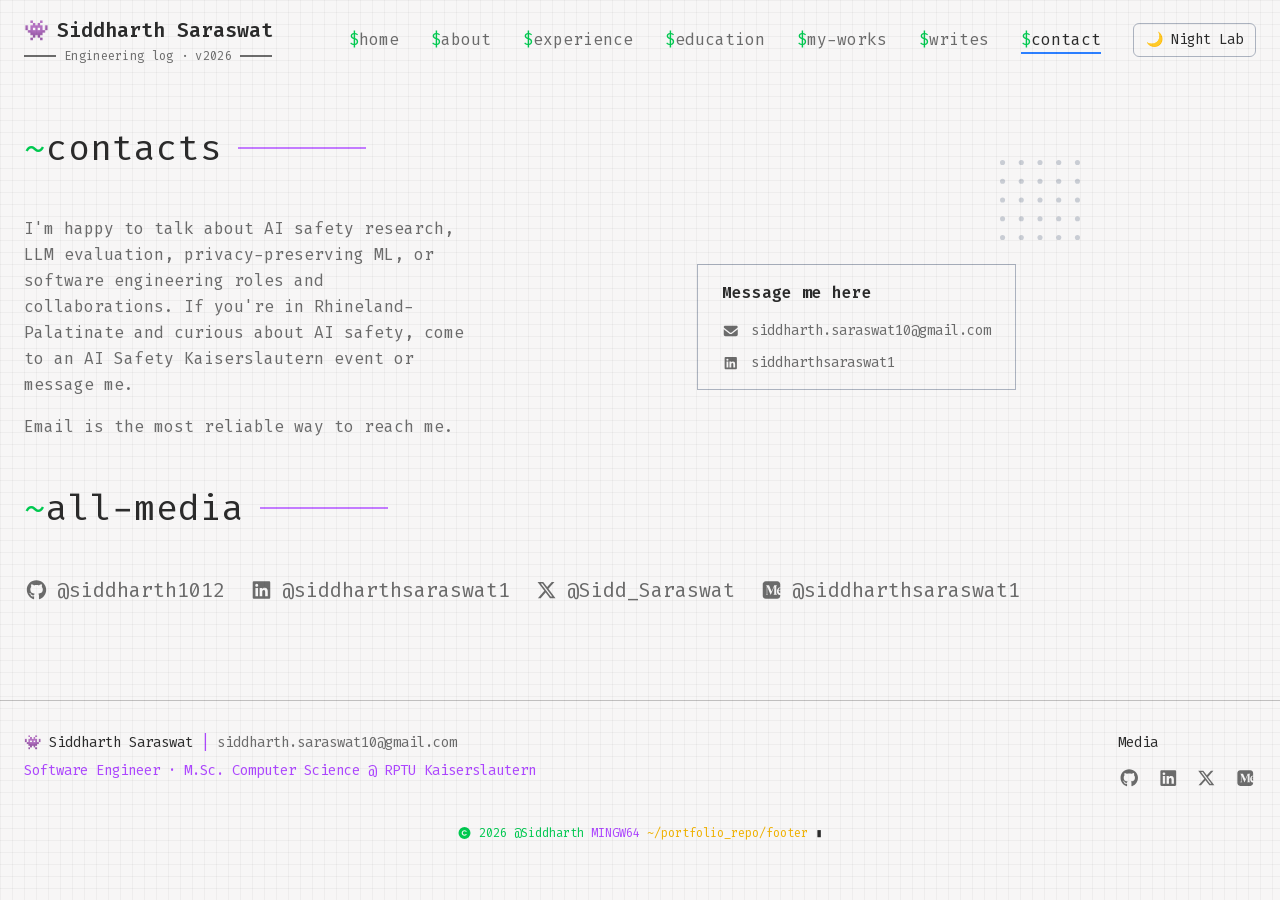
<file: contact.html>
<!DOCTYPE html><!--IE0T2_1xbdUCnQhqDWKj_--><html lang="en" class="fira_code_d13f6f23-module__8Z34Uq__variable"><head><meta charSet="utf-8"/><meta name="viewport" content="width=device-width, initial-scale=1"/><link rel="preload" href="/_next/static/media/b8b552e8609c5636-s.p.25aba60b.woff2" as="font" crossorigin="" type="font/woff2"/><link rel="stylesheet" href="/_next/static/chunks/f5939e3569f49c81.css" data-precedence="next"/><link rel="preload" as="script" fetchPriority="low" href="/_next/static/chunks/02bbe968ff5bb350.js"/><script src="/_next/static/chunks/f7e899cb2e440e35.js" async=""></script><script src="/_next/static/chunks/fab0b1a044bff450.js" async=""></script><script src="/_next/static/chunks/turbopack-eec6ce7144b0f6ca.js" async=""></script><script src="/_next/static/chunks/ecbb64dc112ad516.js" async=""></script><script src="/_next/static/chunks/ff1a16fafef87110.js" async=""></script><script src="/_next/static/chunks/d2be314c3ece3fbe.js" async=""></script><script src="/_next/static/chunks/68b832777de1cfe5.js" async=""></script><meta name="next-size-adjust" content=""/><title>Siddharth | Portfolio</title><meta name="description" content="Siddharth Saraswat: Software Engineer and M.Sc. Computer Science student at RPTU Kaiserslautern, working on AI safety, LLM evaluation and privacy-preserving ML at DFKI."/><link rel="icon" href="/icon.svg?icon.367c79b6.svg" sizes="any" type="image/svg+xml"/><script src="/_next/static/chunks/a6dad97d9634a72d.js" noModule=""></script></head><body class="bg-[var(--color-background)] transition-colors duration-300"><div hidden=""><!--$--><!--/$--></div><script>((a,b,c,d,e,f,g,h)=>{let i=document.documentElement,j=["light","dark"];function k(b){var c;(Array.isArray(a)?a:[a]).forEach(a=>{let c="class"===a,d=c&&f?e.map(a=>f[a]||a):e;c?(i.classList.remove(...d),i.classList.add(f&&f[b]?f[b]:b)):i.setAttribute(a,b)}),c=b,h&&j.includes(c)&&(i.style.colorScheme=c)}if(d)k(d);else try{let a=localStorage.getItem(b)||c,d=g&&"system"===a?window.matchMedia("(prefers-color-scheme: dark)").matches?"dark":"light":a;k(d)}catch(a){}})("class","theme-preference","system",null,["light","dark"],null,true,true)</script><header class="font-mono"><nav class="max-w-7xl mx-auto px-4 sm:px-6 py-4 flex items-center justify-between"><div class="flex flex-col gap-1"><a class="text-white font-mono font-semibold text-lg sm:text-xl flex items-center gap-2" href="/"><span class="text-purple-500" aria-hidden="true">👾</span><span class="hidden sm:inline">Siddharth Saraswat</span><span class="sm:hidden">Siddharth</span></a><div class="hidden sm:flex items-center gap-2"><span class="w-8 h-[2px] bg-[var(--color-gray)]"></span><span class="text-xs font-mono tracking-wide text-muted whitespace-nowrap">Engineering log <span class="cursor">·</span> v2026</span><span class="w-8 h-[2px] bg-[var(--color-gray)]"></span></div></div><ul class="hidden md:flex items-center gap-6 lg:gap-8"><li><a class="relative text-gray hover:text-white" href="/"><span class="text-green-500">$</span>home</a></li><li><a class="relative text-gray hover:text-white" href="/about"><span class="text-green-500">$</span>about</a></li><li><a class="relative text-gray hover:text-white" href="/experience"><span class="text-green-500">$</span>experience</a></li><li><a class="relative text-gray hover:text-white" href="/education"><span class="text-green-500">$</span>education</a></li><li><a class="relative text-gray hover:text-white" href="/my-works"><span class="text-green-500">$</span>my-works</a></li><li><a class="relative text-gray hover:text-white" href="/writes"><span class="text-green-500">$</span>writes</a></li><li><a aria-current="page" class="relative text-white after:absolute after:left-0 after:-bottom-1 after:h-[2px] after:w-full after:bg-blue-500" href="/contact"><span class="text-green-500">$</span>contact</a></li><li><button disabled="" aria-label="Toggle theme" class=" border border-[var(--color-border)] px-3 py-1.5 rounded-md bg-[var(--color-surface)] text-[var(--color-white)] text-sm opacity-50 cursor-not-allowed ">⚙</button></li></ul><div class="md:hidden flex items-center gap-2"><button disabled="" aria-label="Toggle theme" class=" border border-[var(--color-border)] px-3 py-1.5 rounded-md bg-[var(--color-surface)] text-[var(--color-white)] text-sm opacity-50 cursor-not-allowed ">⚙</button><button class="text-white" aria-label="Open menu" aria-expanded="false" aria-controls="mobile-menu"><svg class="w-6 h-6" fill="none" stroke="currentColor" viewBox="0 0 24 24" aria-hidden="true"><path stroke-linecap="round" stroke-linejoin="round" stroke-width="2" d="M4 6h16M4 12h16M4 18h16"></path></svg></button></div></nav></header><aside class="fixed left-6 top-0 h-full hidden min-[1400px]:flex flex-col items-center z-40"><div class="w-px h-60 bg-white/40 mb-6"></div><div class="flex flex-col gap-6 text-gray"><a href="https://github.com/siddharth1012" target="_blank" rel="noopener noreferrer" aria-label="GitHub" class="hover:text-white transition"><svg data-prefix="fab" data-icon="github" class="svg-inline--fa fa-github text-lg" role="img" viewBox="0 0 512 512" aria-hidden="true"><path fill="currentColor" d="M173.9 397.4c0 2-2.3 3.6-5.2 3.6-3.3 .3-5.6-1.3-5.6-3.6 0-2 2.3-3.6 5.2-3.6 3-.3 5.6 1.3 5.6 3.6zm-31.1-4.5c-.7 2 1.3 4.3 4.3 4.9 2.6 1 5.6 0 6.2-2s-1.3-4.3-4.3-5.2c-2.6-.7-5.5 .3-6.2 2.3zm44.2-1.7c-2.9 .7-4.9 2.6-4.6 4.9 .3 2 2.9 3.3 5.9 2.6 2.9-.7 4.9-2.6 4.6-4.6-.3-1.9-3-3.2-5.9-2.9zM252.8 8c-138.7 0-244.8 105.3-244.8 244 0 110.9 69.8 205.8 169.5 239.2 12.8 2.3 17.3-5.6 17.3-12.1 0-6.2-.3-40.4-.3-61.4 0 0-70 15-84.7-29.8 0 0-11.4-29.1-27.8-36.6 0 0-22.9-15.7 1.6-15.4 0 0 24.9 2 38.6 25.8 21.9 38.6 58.6 27.5 72.9 20.9 2.3-16 8.8-27.1 16-33.7-55.9-6.2-112.3-14.3-112.3-110.5 0-27.5 7.6-41.3 23.6-58.9-2.6-6.5-11.1-33.3 2.6-67.9 20.9-6.5 69 27 69 27 20-5.6 41.5-8.5 62.8-8.5s42.8 2.9 62.8 8.5c0 0 48.1-33.6 69-27 13.7 34.7 5.2 61.4 2.6 67.9 16 17.7 25.8 31.5 25.8 58.9 0 96.5-58.9 104.2-114.8 110.5 9.2 7.9 17 22.9 17 46.4 0 33.7-.3 75.4-.3 83.6 0 6.5 4.6 14.4 17.3 12.1 100-33.2 167.8-128.1 167.8-239 0-138.7-112.5-244-251.2-244zM105.2 352.9c-1.3 1-1 3.3 .7 5.2 1.6 1.6 3.9 2.3 5.2 1 1.3-1 1-3.3-.7-5.2-1.6-1.6-3.9-2.3-5.2-1zm-10.8-8.1c-.7 1.3 .3 2.9 2.3 3.9 1.6 1 3.6 .7 4.3-.7 .7-1.3-.3-2.9-2.3-3.9-2-.6-3.6-.3-4.3 .7zm32.4 35.6c-1.6 1.3-1 4.3 1.3 6.2 2.3 2.3 5.2 2.6 6.5 1 1.3-1.3 .7-4.3-1.3-6.2-2.2-2.3-5.2-2.6-6.5-1zm-11.4-14.7c-1.6 1-1.6 3.6 0 5.9s4.3 3.3 5.6 2.3c1.6-1.3 1.6-3.9 0-6.2-1.4-2.3-4-3.3-5.6-2z"></path></svg></a><a href="https://www.linkedin.com/in/siddharthsaraswat1/" target="_blank" rel="noopener noreferrer" aria-label="LinkedIn" class="hover:text-white transition"><svg data-prefix="fab" data-icon="linkedin" class="svg-inline--fa fa-linkedin text-lg" role="img" viewBox="0 0 448 512" aria-hidden="true"><path fill="currentColor" d="M416 32L31.9 32C14.3 32 0 46.5 0 64.3L0 447.7C0 465.5 14.3 480 31.9 480L416 480c17.6 0 32-14.5 32-32.3l0-383.4C448 46.5 433.6 32 416 32zM135.4 416l-66.4 0 0-213.8 66.5 0 0 213.8-.1 0zM102.2 96a38.5 38.5 0 1 1 0 77 38.5 38.5 0 1 1 0-77zM384.3 416l-66.4 0 0-104c0-24.8-.5-56.7-34.5-56.7-34.6 0-39.9 27-39.9 54.9l0 105.8-66.4 0 0-213.8 63.7 0 0 29.2 .9 0c8.9-16.8 30.6-34.5 62.9-34.5 67.2 0 79.7 44.3 79.7 101.9l0 117.2z"></path></svg></a><a href="https://x.com/Sidd_Saraswat" target="_blank" rel="noopener noreferrer" aria-label="X (Twitter)" class="hover:text-white transition"><svg data-prefix="fab" data-icon="x-twitter" class="svg-inline--fa fa-x-twitter text-lg" role="img" viewBox="0 0 448 512" aria-hidden="true"><path fill="currentColor" d="M357.2 48L427.8 48 273.6 224.2 455 464 313 464 201.7 318.6 74.5 464 3.8 464 168.7 275.5-5.2 48 140.4 48 240.9 180.9 357.2 48zM332.4 421.8l39.1 0-252.4-333.8-42 0 255.3 333.8z"></path></svg></a><a href="https://medium.com/@siddharthsaraswat1" target="_blank" rel="noopener noreferrer" aria-label="Medium" class="hover:text-white transition"><svg data-prefix="fab" data-icon="medium" class="svg-inline--fa fa-medium text-lg" role="img" viewBox="0 0 448 512" aria-hidden="true"><path fill="currentColor" d="M369.4 32c43.4 0 78.6 35.2 78.6 78.6l0 83.8c-1.9-.1-3.8-.2-5.7-.2l-.4 0c-10 0-22.3 2.4-31.1 6.8-10 4.6-18.7 11.5-26 20.6-11.8 14.6-18.9 34.3-20.6 56.4-.1 .7-.1 1.3-.2 2s-.1 1.2-.1 1.9c-.1 1.2-.1 2.4-.1 3.6 0 1.9-.1 3.8 0 5.8 1.2 50.1 28.2 90.2 76.3 90.2 2.7 0 5.3-.1 7.9-.4l0 20.4c0 43.4-35.2 78.6-78.6 78.6L78.6 480C35.2 480 0 444.8 0 401.4L0 110.6C0 67.2 35.2 32 78.6 32l290.8 0zM82.3 138.9l.3 .1c13.2 3 19.8 7.4 19.8 23.4l0 187.2c0 16-6.7 20.4-19.9 23.4l-.3 .1 0 2.8 52.8 0 0-2.8-.3-.1c-13.2-3-19.9-7.4-19.9-23.4l0-176.3 86.1 202.5 4.9 0 88.6-208.2 0 186.6c-1.1 12.6-7.8 16.5-19.7 19.2l-.3 .1 0 2.7 91.9 0 0-2.7-.3-.1c-11.9-2.7-18.7-6.6-19.9-19.2l-.1-191.8 .1 0c0-16 6.7-20.4 19.9-23.4l.3-.1 0-2.7-72.2 0-67 157.4-67-157.4-77.8 0 0 2.7zM448 340.3c-25.1-7.4-43-35.1-41.2-67.8l0 0 41.1 0 0 67.8zm-6.4-135.6c2.3 0 4.4 .3 6.4 .9l0 57.4-40.2 0c1.5-33.6 13.6-57.9 33.8-58.3z"></path></svg></a></div></aside><main class="relative py-8 sm:py-12"><img alt="" loading="lazy" width="80" height="80" decoding="async" data-nimg="1" class="hidden lg:block absolute right-50 top-20 opacity-60 pointer-events-none" style="color:transparent" src="/dottedSquare.svg"/><div class="max-w-7xl mx-auto px-4 sm:px-6 font-mono"><h2 class="flex items-center gap-4 text-2xl sm:text-3xl md:text-4xl font-mono text-white mb-8 sm:mb-12"><span><span class="text-green-500">~</span>contacts</span><span class="w-16 sm:w-32 md:w-32 h-[2px] bg-purple-500/70"></span></h2><div class="grid grid-cols-1 lg:grid-cols-2 gap-12 lg:gap-20 items-start"><div class="max-w-md font-mono text-gray space-y-4"><p class="leading-relaxed text-sm sm:text-base">I&#x27;m happy to talk about AI safety research, LLM evaluation, privacy-preserving ML, or software engineering roles and collaborations. If you&#x27;re in Rhineland-Palatinate and curious about AI safety, come to an AI Safety Kaiserslautern event or message me.</p><p class="leading-relaxed text-sm sm:text-base">Email is the most reliable way to reach me.</p></div><div class="flex justify-start lg:justify-end lg:relative lg:top-12 lg:right-60"><div class="bg-[var(--color-surface)] border border-[var(--color-border)] px-6 py-4 w-full sm:w-fit"><h3 class="text-white font-mono font-semibold mb-4">Message me here</h3><div class="space-y-3 text-gray text-sm"><a href="mailto:siddharth.saraswat10@gmail.com" class="flex items-center gap-3 hover:text-white transition break-all"><svg data-prefix="fas" data-icon="envelope" class="svg-inline--fa fa-envelope" role="img" viewBox="0 0 512 512" aria-hidden="true"><path fill="currentColor" d="M48 64c-26.5 0-48 21.5-48 48 0 15.1 7.1 29.3 19.2 38.4l208 156c17.1 12.8 40.5 12.8 57.6 0l208-156c12.1-9.1 19.2-23.3 19.2-38.4 0-26.5-21.5-48-48-48L48 64zM0 196L0 384c0 35.3 28.7 64 64 64l384 0c35.3 0 64-28.7 64-64l0-188-198.4 148.8c-34.1 25.6-81.1 25.6-115.2 0L0 196z"></path></svg><span>siddharth.saraswat10@gmail.com</span></a><a href="https://www.linkedin.com/in/siddharthsaraswat1/" target="_blank" rel="noopener noreferrer" class="flex items-center gap-3 hover:text-white transition"><svg data-prefix="fab" data-icon="linkedin" class="svg-inline--fa fa-linkedin" role="img" viewBox="0 0 448 512" aria-hidden="true"><path fill="currentColor" d="M416 32L31.9 32C14.3 32 0 46.5 0 64.3L0 447.7C0 465.5 14.3 480 31.9 480L416 480c17.6 0 32-14.5 32-32.3l0-383.4C448 46.5 433.6 32 416 32zM135.4 416l-66.4 0 0-213.8 66.5 0 0 213.8-.1 0zM102.2 96a38.5 38.5 0 1 1 0 77 38.5 38.5 0 1 1 0-77zM384.3 416l-66.4 0 0-104c0-24.8-.5-56.7-34.5-56.7-34.6 0-39.9 27-39.9 54.9l0 105.8-66.4 0 0-213.8 63.7 0 0 29.2 .9 0c8.9-16.8 30.6-34.5 62.9-34.5 67.2 0 79.7 44.3 79.7 101.9l0 117.2z"></path></svg><span>siddharthsaraswat1</span></a></div></div></div></div><div class="mt-12"><h3 class="flex items-center gap-4 text-2xl sm:text-3xl md:text-4xl font-mono text-white mb-8 sm:mb-12"><span><span class="text-green-500">~</span>all-media</span><span class="w-16 sm:w-32 md:w-32 h-[2px] bg-purple-500/70"></span></h3><div class="flex flex-col gap-4 sm:flex-row sm:flex-wrap sm:items-center sm:gap-6 text-gray text-base sm:text-xl"><a href="https://github.com/siddharth1012" target="_blank" rel="noopener noreferrer" class="flex items-center gap-2 hover:text-white transition"><svg data-prefix="fab" data-icon="github" class="svg-inline--fa fa-github" role="img" viewBox="0 0 512 512" aria-hidden="true"><path fill="currentColor" d="M173.9 397.4c0 2-2.3 3.6-5.2 3.6-3.3 .3-5.6-1.3-5.6-3.6 0-2 2.3-3.6 5.2-3.6 3-.3 5.6 1.3 5.6 3.6zm-31.1-4.5c-.7 2 1.3 4.3 4.3 4.9 2.6 1 5.6 0 6.2-2s-1.3-4.3-4.3-5.2c-2.6-.7-5.5 .3-6.2 2.3zm44.2-1.7c-2.9 .7-4.9 2.6-4.6 4.9 .3 2 2.9 3.3 5.9 2.6 2.9-.7 4.9-2.6 4.6-4.6-.3-1.9-3-3.2-5.9-2.9zM252.8 8c-138.7 0-244.8 105.3-244.8 244 0 110.9 69.8 205.8 169.5 239.2 12.8 2.3 17.3-5.6 17.3-12.1 0-6.2-.3-40.4-.3-61.4 0 0-70 15-84.7-29.8 0 0-11.4-29.1-27.8-36.6 0 0-22.9-15.7 1.6-15.4 0 0 24.9 2 38.6 25.8 21.9 38.6 58.6 27.5 72.9 20.9 2.3-16 8.8-27.1 16-33.7-55.9-6.2-112.3-14.3-112.3-110.5 0-27.5 7.6-41.3 23.6-58.9-2.6-6.5-11.1-33.3 2.6-67.9 20.9-6.5 69 27 69 27 20-5.6 41.5-8.5 62.8-8.5s42.8 2.9 62.8 8.5c0 0 48.1-33.6 69-27 13.7 34.7 5.2 61.4 2.6 67.9 16 17.7 25.8 31.5 25.8 58.9 0 96.5-58.9 104.2-114.8 110.5 9.2 7.9 17 22.9 17 46.4 0 33.7-.3 75.4-.3 83.6 0 6.5 4.6 14.4 17.3 12.1 100-33.2 167.8-128.1 167.8-239 0-138.7-112.5-244-251.2-244zM105.2 352.9c-1.3 1-1 3.3 .7 5.2 1.6 1.6 3.9 2.3 5.2 1 1.3-1 1-3.3-.7-5.2-1.6-1.6-3.9-2.3-5.2-1zm-10.8-8.1c-.7 1.3 .3 2.9 2.3 3.9 1.6 1 3.6 .7 4.3-.7 .7-1.3-.3-2.9-2.3-3.9-2-.6-3.6-.3-4.3 .7zm32.4 35.6c-1.6 1.3-1 4.3 1.3 6.2 2.3 2.3 5.2 2.6 6.5 1 1.3-1.3 .7-4.3-1.3-6.2-2.2-2.3-5.2-2.6-6.5-1zm-11.4-14.7c-1.6 1-1.6 3.6 0 5.9s4.3 3.3 5.6 2.3c1.6-1.3 1.6-3.9 0-6.2-1.4-2.3-4-3.3-5.6-2z"></path></svg><span>@siddharth1012</span></a><a href="https://www.linkedin.com/in/siddharthsaraswat1/" target="_blank" rel="noopener noreferrer" class="flex items-center gap-2 hover:text-white transition"><svg data-prefix="fab" data-icon="linkedin" class="svg-inline--fa fa-linkedin" role="img" viewBox="0 0 448 512" aria-hidden="true"><path fill="currentColor" d="M416 32L31.9 32C14.3 32 0 46.5 0 64.3L0 447.7C0 465.5 14.3 480 31.9 480L416 480c17.6 0 32-14.5 32-32.3l0-383.4C448 46.5 433.6 32 416 32zM135.4 416l-66.4 0 0-213.8 66.5 0 0 213.8-.1 0zM102.2 96a38.5 38.5 0 1 1 0 77 38.5 38.5 0 1 1 0-77zM384.3 416l-66.4 0 0-104c0-24.8-.5-56.7-34.5-56.7-34.6 0-39.9 27-39.9 54.9l0 105.8-66.4 0 0-213.8 63.7 0 0 29.2 .9 0c8.9-16.8 30.6-34.5 62.9-34.5 67.2 0 79.7 44.3 79.7 101.9l0 117.2z"></path></svg><span>@siddharthsaraswat1</span></a><a href="https://x.com/Sidd_Saraswat" target="_blank" rel="noopener noreferrer" class="flex items-center gap-2 hover:text-white transition"><svg data-prefix="fab" data-icon="x-twitter" class="svg-inline--fa fa-x-twitter" role="img" viewBox="0 0 448 512" aria-hidden="true"><path fill="currentColor" d="M357.2 48L427.8 48 273.6 224.2 455 464 313 464 201.7 318.6 74.5 464 3.8 464 168.7 275.5-5.2 48 140.4 48 240.9 180.9 357.2 48zM332.4 421.8l39.1 0-252.4-333.8-42 0 255.3 333.8z"></path></svg><span>@Sidd_Saraswat</span></a><a href="https://medium.com/@siddharthsaraswat1" target="_blank" rel="noopener noreferrer" class="flex items-center gap-2 hover:text-white transition"><svg data-prefix="fab" data-icon="medium" class="svg-inline--fa fa-medium" role="img" viewBox="0 0 448 512" aria-hidden="true"><path fill="currentColor" d="M369.4 32c43.4 0 78.6 35.2 78.6 78.6l0 83.8c-1.9-.1-3.8-.2-5.7-.2l-.4 0c-10 0-22.3 2.4-31.1 6.8-10 4.6-18.7 11.5-26 20.6-11.8 14.6-18.9 34.3-20.6 56.4-.1 .7-.1 1.3-.2 2s-.1 1.2-.1 1.9c-.1 1.2-.1 2.4-.1 3.6 0 1.9-.1 3.8 0 5.8 1.2 50.1 28.2 90.2 76.3 90.2 2.7 0 5.3-.1 7.9-.4l0 20.4c0 43.4-35.2 78.6-78.6 78.6L78.6 480C35.2 480 0 444.8 0 401.4L0 110.6C0 67.2 35.2 32 78.6 32l290.8 0zM82.3 138.9l.3 .1c13.2 3 19.8 7.4 19.8 23.4l0 187.2c0 16-6.7 20.4-19.9 23.4l-.3 .1 0 2.8 52.8 0 0-2.8-.3-.1c-13.2-3-19.9-7.4-19.9-23.4l0-176.3 86.1 202.5 4.9 0 88.6-208.2 0 186.6c-1.1 12.6-7.8 16.5-19.7 19.2l-.3 .1 0 2.7 91.9 0 0-2.7-.3-.1c-11.9-2.7-18.7-6.6-19.9-19.2l-.1-191.8 .1 0c0-16 6.7-20.4 19.9-23.4l.3-.1 0-2.7-72.2 0-67 157.4-67-157.4-77.8 0 0 2.7zM448 340.3c-25.1-7.4-43-35.1-41.2-67.8l0 0 41.1 0 0 67.8zm-6.4-135.6c2.3 0 4.4 .3 6.4 .9l0 57.4-40.2 0c1.5-33.6 13.6-57.9 33.8-58.3z"></path></svg><span>@siddharthsaraswat1</span></a></div></div></div></main><footer class="border-t border-gray/40 mt-12 font-mono"><div class="max-w-7xl mx-auto px-4 sm:px-6 py-6 sm:py-8"><div class="flex flex-col md:flex-row justify-between gap-6 text-sm"><div class="space-y-2"><div class="flex flex-col sm:flex-row items-start sm:items-center gap-2 text-white font-mono text-xs sm:text-sm"><span class="text-purple-500" aria-hidden="true">👾</span><span class="hidden sm:inline">Siddharth Saraswat</span><span class="sm:hidden">Siddharth</span><span class="hidden sm:inline text-purple-500">|</span><a href="mailto:siddharth.saraswat10@gmail.com" class="text-gray hover:text-white transition break-all">siddharth.saraswat10@gmail.com</a></div><div><p class="text-purple-500 text-xs sm:text-sm">Software Engineer · M.Sc. Computer Science @ RPTU Kaiserslautern</p></div></div><div class="text-gray"><p class="mb-3 text-white font-mono text-xs sm:text-sm">Media</p><div class="flex items-center gap-4 text-base sm:text-lg"><a href="https://github.com/siddharth1012" target="_blank" rel="noopener noreferrer" aria-label="GitHub" class="hover:text-white transition"><svg data-prefix="fab" data-icon="github" class="svg-inline--fa fa-github text-base sm:text-lg" role="img" viewBox="0 0 512 512" aria-hidden="true"><path fill="currentColor" d="M173.9 397.4c0 2-2.3 3.6-5.2 3.6-3.3 .3-5.6-1.3-5.6-3.6 0-2 2.3-3.6 5.2-3.6 3-.3 5.6 1.3 5.6 3.6zm-31.1-4.5c-.7 2 1.3 4.3 4.3 4.9 2.6 1 5.6 0 6.2-2s-1.3-4.3-4.3-5.2c-2.6-.7-5.5 .3-6.2 2.3zm44.2-1.7c-2.9 .7-4.9 2.6-4.6 4.9 .3 2 2.9 3.3 5.9 2.6 2.9-.7 4.9-2.6 4.6-4.6-.3-1.9-3-3.2-5.9-2.9zM252.8 8c-138.7 0-244.8 105.3-244.8 244 0 110.9 69.8 205.8 169.5 239.2 12.8 2.3 17.3-5.6 17.3-12.1 0-6.2-.3-40.4-.3-61.4 0 0-70 15-84.7-29.8 0 0-11.4-29.1-27.8-36.6 0 0-22.9-15.7 1.6-15.4 0 0 24.9 2 38.6 25.8 21.9 38.6 58.6 27.5 72.9 20.9 2.3-16 8.8-27.1 16-33.7-55.9-6.2-112.3-14.3-112.3-110.5 0-27.5 7.6-41.3 23.6-58.9-2.6-6.5-11.1-33.3 2.6-67.9 20.9-6.5 69 27 69 27 20-5.6 41.5-8.5 62.8-8.5s42.8 2.9 62.8 8.5c0 0 48.1-33.6 69-27 13.7 34.7 5.2 61.4 2.6 67.9 16 17.7 25.8 31.5 25.8 58.9 0 96.5-58.9 104.2-114.8 110.5 9.2 7.9 17 22.9 17 46.4 0 33.7-.3 75.4-.3 83.6 0 6.5 4.6 14.4 17.3 12.1 100-33.2 167.8-128.1 167.8-239 0-138.7-112.5-244-251.2-244zM105.2 352.9c-1.3 1-1 3.3 .7 5.2 1.6 1.6 3.9 2.3 5.2 1 1.3-1 1-3.3-.7-5.2-1.6-1.6-3.9-2.3-5.2-1zm-10.8-8.1c-.7 1.3 .3 2.9 2.3 3.9 1.6 1 3.6 .7 4.3-.7 .7-1.3-.3-2.9-2.3-3.9-2-.6-3.6-.3-4.3 .7zm32.4 35.6c-1.6 1.3-1 4.3 1.3 6.2 2.3 2.3 5.2 2.6 6.5 1 1.3-1.3 .7-4.3-1.3-6.2-2.2-2.3-5.2-2.6-6.5-1zm-11.4-14.7c-1.6 1-1.6 3.6 0 5.9s4.3 3.3 5.6 2.3c1.6-1.3 1.6-3.9 0-6.2-1.4-2.3-4-3.3-5.6-2z"></path></svg></a><a href="https://www.linkedin.com/in/siddharthsaraswat1/" target="_blank" rel="noopener noreferrer" aria-label="LinkedIn" class="hover:text-white transition"><svg data-prefix="fab" data-icon="linkedin" class="svg-inline--fa fa-linkedin text-base sm:text-lg" role="img" viewBox="0 0 448 512" aria-hidden="true"><path fill="currentColor" d="M416 32L31.9 32C14.3 32 0 46.5 0 64.3L0 447.7C0 465.5 14.3 480 31.9 480L416 480c17.6 0 32-14.5 32-32.3l0-383.4C448 46.5 433.6 32 416 32zM135.4 416l-66.4 0 0-213.8 66.5 0 0 213.8-.1 0zM102.2 96a38.5 38.5 0 1 1 0 77 38.5 38.5 0 1 1 0-77zM384.3 416l-66.4 0 0-104c0-24.8-.5-56.7-34.5-56.7-34.6 0-39.9 27-39.9 54.9l0 105.8-66.4 0 0-213.8 63.7 0 0 29.2 .9 0c8.9-16.8 30.6-34.5 62.9-34.5 67.2 0 79.7 44.3 79.7 101.9l0 117.2z"></path></svg></a><a href="https://x.com/Sidd_Saraswat" target="_blank" rel="noopener noreferrer" aria-label="X (Twitter)" class="hover:text-white transition"><svg data-prefix="fab" data-icon="x-twitter" class="svg-inline--fa fa-x-twitter text-base sm:text-lg" role="img" viewBox="0 0 448 512" aria-hidden="true"><path fill="currentColor" d="M357.2 48L427.8 48 273.6 224.2 455 464 313 464 201.7 318.6 74.5 464 3.8 464 168.7 275.5-5.2 48 140.4 48 240.9 180.9 357.2 48zM332.4 421.8l39.1 0-252.4-333.8-42 0 255.3 333.8z"></path></svg></a><a href="https://medium.com/@siddharthsaraswat1" target="_blank" rel="noopener noreferrer" aria-label="Medium" class="hover:text-white transition"><svg data-prefix="fab" data-icon="medium" class="svg-inline--fa fa-medium text-base sm:text-lg" role="img" viewBox="0 0 448 512" aria-hidden="true"><path fill="currentColor" d="M369.4 32c43.4 0 78.6 35.2 78.6 78.6l0 83.8c-1.9-.1-3.8-.2-5.7-.2l-.4 0c-10 0-22.3 2.4-31.1 6.8-10 4.6-18.7 11.5-26 20.6-11.8 14.6-18.9 34.3-20.6 56.4-.1 .7-.1 1.3-.2 2s-.1 1.2-.1 1.9c-.1 1.2-.1 2.4-.1 3.6 0 1.9-.1 3.8 0 5.8 1.2 50.1 28.2 90.2 76.3 90.2 2.7 0 5.3-.1 7.9-.4l0 20.4c0 43.4-35.2 78.6-78.6 78.6L78.6 480C35.2 480 0 444.8 0 401.4L0 110.6C0 67.2 35.2 32 78.6 32l290.8 0zM82.3 138.9l.3 .1c13.2 3 19.8 7.4 19.8 23.4l0 187.2c0 16-6.7 20.4-19.9 23.4l-.3 .1 0 2.8 52.8 0 0-2.8-.3-.1c-13.2-3-19.9-7.4-19.9-23.4l0-176.3 86.1 202.5 4.9 0 88.6-208.2 0 186.6c-1.1 12.6-7.8 16.5-19.7 19.2l-.3 .1 0 2.7 91.9 0 0-2.7-.3-.1c-11.9-2.7-18.7-6.6-19.9-19.2l-.1-191.8 .1 0c0-16 6.7-20.4 19.9-23.4l.3-.1 0-2.7-72.2 0-67 157.4-67-157.4-77.8 0 0 2.7zM448 340.3c-25.1-7.4-43-35.1-41.2-67.8l0 0 41.1 0 0 67.8zm-6.4-135.6c2.3 0 4.4 .3 6.4 .9l0 57.4-40.2 0c1.5-33.6 13.6-57.9 33.8-58.3z"></path></svg></a></div></div></div><div class="mt-6 sm:mt-8 text-xs font-mono text-center text-gray"><span class="text-green-500"><svg data-prefix="fas" data-icon="copyright" class="svg-inline--fa fa-copyright" role="img" viewBox="0 0 512 512" aria-hidden="true"><path fill="currentColor" d="M256 512a256 256 0 1 0 0-512 256 256 0 1 0 0 512zM205.1 306.9c28.1 28.1 73.7 28.1 101.8 0 9.4-9.4 24.6-9.4 33.9 0s9.4 24.6 0 33.9c-46.9 46.9-122.8 46.9-169.7 0s-46.9-122.8 0-169.7 122.8-46.9 169.7 0c9.4 9.4 9.4 24.6 0 33.9s-24.6 9.4-33.9 0c-28.1-28.1-73.7-28.1-101.8 0s-28.1 73.7 0 101.8z"></path></svg> <!-- -->2026<!-- --> @Siddharth <!-- --> </span><span class="text-purple-500">MINGW64</span> <span class="text-yellow-500">~/portfolio_repo/footer</span> <span class="text-white cursor" aria-hidden="true">▮</span></div></div></footer><!--$--><!--/$--><script src="/_next/static/chunks/02bbe968ff5bb350.js" id="_R_" async=""></script><script>(self.__next_f=self.__next_f||[]).push([0])</script><script>self.__next_f.push([1,"1:\"$Sreact.fragment\"\n2:I[63178,[\"/_next/static/chunks/ecbb64dc112ad516.js\"],\"ThemeProvider\"]\n3:I[39756,[\"/_next/static/chunks/ff1a16fafef87110.js\",\"/_next/static/chunks/d2be314c3ece3fbe.js\"],\"default\"]\n4:I[37457,[\"/_next/static/chunks/ff1a16fafef87110.js\",\"/_next/static/chunks/d2be314c3ece3fbe.js\"],\"default\"]\n5:I[36676,[\"/_next/static/chunks/ecbb64dc112ad516.js\",\"/_next/static/chunks/ff1a16fafef87110.js\",\"/_next/static/chunks/68b832777de1cfe5.js\"],\"default\"]\n6:I[11054,[\"/_next/static/chunks/ecbb64dc112ad516.js\",\"/_next/static/chunks/ff1a16fafef87110.js\",\"/_next/static/chunks/68b832777de1cfe5.js\"],\"default\"]\n11:I[68027,[],\"default\"]\n:HL[\"/_next/static/chunks/f5939e3569f49c81.css\",\"style\"]\n:HL[\"/_next/static/media/b8b552e8609c5636-s.p.25aba60b.woff2\",\"font\",{\"crossOrigin\":\"\",\"type\":\"font/woff2\"}]\n7:T527,M173.9 397.4c0 2-2.3 3.6-5.2 3.6-3.3 .3-5.6-1.3-5.6-3.6 0-2 2.3-3.6 5.2-3.6 3-.3 5.6 1.3 5.6 3.6zm-31.1-4.5c-.7 2 1.3 4.3 4.3 4.9 2.6 1 5.6 0 6.2-2s-1.3-4.3-4.3-5.2c-2.6-.7-5.5 .3-6.2 2.3zm44.2-1.7c-2.9 .7-4.9 2.6-4.6 4.9 .3 2 2.9 3.3 5.9 2.6 2.9-.7 4.9-2.6 4.6-4.6-.3-1.9-3-3.2-5.9-2.9zM252.8 8c-138.7 0-244.8 105.3-244.8 244 0 110.9 69.8 205.8 169.5 239.2 12.8 2.3 17.3-5.6 17.3-12.1 0-6.2-.3-40.4-.3-61.4 0 0-70 15-84.7-29.8 0 0-11.4-29.1-27.8-36.6 0 0-22.9-15.7 1.6-15.4 0 0 24.9 2 38.6 25.8 21.9 38.6 58.6 27.5 72.9 20.9 2.3-16 8.8-27.1 16-33.7-55.9-6.2-112.3-14.3-112.3-110.5 0-27.5 7.6-41.3 23.6-58.9-2.6-6.5-11.1-33.3 2.6-67.9 20.9-6.5 69 27 69 27 20-5.6 41.5-8.5 62.8-8.5s42.8 2.9 62.8 8.5c0 0 48.1-33.6 69-27 13.7 34.7 5.2 61.4 2.6 67.9 16 17.7 25.8 31.5 25.8 58.9 0 96.5-58.9 104.2-114.8 110.5 9.2 7.9 17 22.9 17 46.4 0 33.7-.3 75.4-.3 83.6 0 6.5 4.6 14.4 17.3 12.1 100-33.2 167.8-128.1 167.8-239 0-138.7-112.5-244-251.2-244zM105.2 352.9c-1.3 1-1 3.3 .7 5.2 1.6 1.6 3.9 2.3 5.2 1 1.3-1 1-3.3-.7-5.2-1.6-1.6-3.9-2.3-5.2-1zm-10.8-8.1c-.7 1.3 .3 2.9 2.3 3.9 1.6 1 3.6 .7 4.3-.7 .7-1.3-.3-2.9-2.3-3.9-2-.6-3.6-.3-4.3 .7zm32.4 35.6c-1.6 1.3-1 4.3 1.3 6.2 2.3 2.3 5.2 2.6 6.5 1 1.3-1.3 .7-4.3-1.3-6.2-2.2-2.3-5.2-2.6-6.5-1zm-11.4-14.7c-1.6 1-1.6 3.6 0 5.9s4.3 3.3 5.6 2.3c1.6-1.3 1.6-3.9 0-6.2-1.4-2.3-4-3.3-5.6-2z"])</script><script>self.__next_f.push([1,"0:{\"P\":null,\"b\":\"IE0T2-1xbdUCnQhqDWKj-\",\"c\":[\"\",\"contact\"],\"q\":\"\",\"i\":false,\"f\":[[[\"\",{\"children\":[\"contact\",{\"children\":[\"__PAGE__\",{}]}]},\"$undefined\",\"$undefined\",true],[[\"$\",\"$1\",\"c\",{\"children\":[[[\"$\",\"link\",\"0\",{\"rel\":\"stylesheet\",\"href\":\"/_next/static/chunks/f5939e3569f49c81.css\",\"precedence\":\"next\",\"crossOrigin\":\"$undefined\",\"nonce\":\"$undefined\"}],[\"$\",\"script\",\"script-0\",{\"src\":\"/_next/static/chunks/ecbb64dc112ad516.js\",\"async\":true,\"nonce\":\"$undefined\"}]],[\"$\",\"html\",null,{\"lang\":\"en\",\"className\":\"fira_code_d13f6f23-module__8Z34Uq__variable\",\"suppressHydrationWarning\":true,\"children\":[\"$\",\"body\",null,{\"className\":\"bg-[var(--color-background)] transition-colors duration-300\",\"children\":[\"$\",\"$L2\",null,{\"attribute\":\"class\",\"defaultTheme\":\"system\",\"enableSystem\":true,\"storageKey\":\"theme-preference\",\"children\":[\"$\",\"$L3\",null,{\"parallelRouterKey\":\"children\",\"error\":\"$undefined\",\"errorStyles\":\"$undefined\",\"errorScripts\":\"$undefined\",\"template\":[\"$\",\"$L4\",null,{}],\"templateStyles\":\"$undefined\",\"templateScripts\":\"$undefined\",\"notFound\":[[[\"$\",\"title\",null,{\"children\":\"404: This page could not be found.\"}],[\"$\",\"div\",null,{\"style\":{\"fontFamily\":\"system-ui,\\\"Segoe UI\\\",Roboto,Helvetica,Arial,sans-serif,\\\"Apple Color Emoji\\\",\\\"Segoe UI Emoji\\\"\",\"height\":\"100vh\",\"textAlign\":\"center\",\"display\":\"flex\",\"flexDirection\":\"column\",\"alignItems\":\"center\",\"justifyContent\":\"center\"},\"children\":[\"$\",\"div\",null,{\"children\":[[\"$\",\"style\",null,{\"dangerouslySetInnerHTML\":{\"__html\":\"body{color:#000;background:#fff;margin:0}.next-error-h1{border-right:1px solid rgba(0,0,0,.3)}@media (prefers-color-scheme:dark){body{color:#fff;background:#000}.next-error-h1{border-right:1px solid rgba(255,255,255,.3)}}\"}}],[\"$\",\"h1\",null,{\"className\":\"next-error-h1\",\"style\":{\"display\":\"inline-block\",\"margin\":\"0 20px 0 0\",\"padding\":\"0 23px 0 0\",\"fontSize\":24,\"fontWeight\":500,\"verticalAlign\":\"top\",\"lineHeight\":\"49px\"},\"children\":404}],[\"$\",\"div\",null,{\"style\":{\"display\":\"inline-block\"},\"children\":[\"$\",\"h2\",null,{\"style\":{\"fontSize\":14,\"fontWeight\":400,\"lineHeight\":\"49px\",\"margin\":0},\"children\":\"This page could not be found.\"}]}]]}]}]],[]],\"forbidden\":\"$undefined\",\"unauthorized\":\"$undefined\"}]}]}]}]]}],{\"children\":[[\"$\",\"$1\",\"c\",{\"children\":[null,[\"$\",\"$L3\",null,{\"parallelRouterKey\":\"children\",\"error\":\"$undefined\",\"errorStyles\":\"$undefined\",\"errorScripts\":\"$undefined\",\"template\":[\"$\",\"$L4\",null,{}],\"templateStyles\":\"$undefined\",\"templateScripts\":\"$undefined\",\"notFound\":\"$undefined\",\"forbidden\":\"$undefined\",\"unauthorized\":\"$undefined\"}]]}],{\"children\":[[\"$\",\"$1\",\"c\",{\"children\":[[[\"$\",\"$L5\",null,{}],[\"$\",\"$L6\",null,{}],[\"$\",\"aside\",null,{\"className\":\"fixed left-6 top-0 h-full hidden min-[1400px]:flex flex-col items-center z-40\",\"children\":[[\"$\",\"div\",null,{\"className\":\"w-px h-60 bg-white/40 mb-6\"}],[\"$\",\"div\",null,{\"className\":\"flex flex-col gap-6 text-gray\",\"children\":[[\"$\",\"a\",\"GitHub\",{\"href\":\"https://github.com/siddharth1012\",\"target\":\"_blank\",\"rel\":\"noopener noreferrer\",\"aria-label\":\"GitHub\",\"className\":\"hover:text-white transition\",\"children\":[\"$\",\"svg\",null,{\"ref\":\"$undefined\",\"data-prefix\":\"fab\",\"data-icon\":\"github\",\"className\":\"svg-inline--fa fa-github text-lg\",\"role\":\"img\",\"viewBox\":\"0 0 512 512\",\"aria-hidden\":\"true\",\"children\":[\"$\",\"path\",null,{\"fill\":\"currentColor\",\"d\":\"$7\"}]}]}],\"$L8\",\"$L9\",\"$La\"]}]]}],\"$Lb\",\"$Lc\"],[\"$Ld\",\"$Le\"],\"$Lf\"]}],{},null,false,false]},null,false,false]},null,false,false],\"$L10\",false]],\"m\":\"$undefined\",\"G\":[\"$11\",[]],\"S\":true}\n"])</script><script>self.__next_f.push([1,"12:I[5500,[\"/_next/static/chunks/ecbb64dc112ad516.js\",\"/_next/static/chunks/ff1a16fafef87110.js\",\"/_next/static/chunks/68b832777de1cfe5.js\"],\"Image\"]\n1c:I[97367,[\"/_next/static/chunks/ff1a16fafef87110.js\",\"/_next/static/chunks/d2be314c3ece3fbe.js\"],\"OutletBoundary\"]\n1d:\"$Sreact.suspense\"\n1f:I[97367,[\"/_next/static/chunks/ff1a16fafef87110.js\",\"/_next/static/chunks/d2be314c3ece3fbe.js\"],\"ViewportBoundary\"]\n21:I[97367,[\"/_next/static/chunks/ff1a16fafef87110.js\",\"/_next/static/chunks/d2be314c3ece3fbe.js\"],\"MetadataBoundary\"]\n8:[\"$\",\"a\",\"LinkedIn\",{\"href\":\"https://www.linkedin.com/in/siddharthsaraswat1/\",\"target\":\"_blank\",\"rel\":\"noopener noreferrer\",\"aria-label\":\"LinkedIn\",\"className\":\"hover:text-white transition\",\"children\":[\"$\",\"svg\",null,{\"ref\":\"$undefined\",\"data-prefix\":\"fab\",\"data-icon\":\"linkedin\",\"className\":\"svg-inline--fa fa-linkedin text-lg\",\"role\":\"img\",\"viewBox\":\"0 0 448 512\",\"aria-hidden\":\"true\",\"children\":[\"$\",\"path\",null,{\"fill\":\"currentColor\",\"d\":\"M416 32L31.9 32C14.3 32 0 46.5 0 64.3L0 447.7C0 465.5 14.3 480 31.9 480L416 480c17.6 0 32-14.5 32-32.3l0-383.4C448 46.5 433.6 32 416 32zM135.4 416l-66.4 0 0-213.8 66.5 0 0 213.8-.1 0zM102.2 96a38.5 38.5 0 1 1 0 77 38.5 38.5 0 1 1 0-77zM384.3 416l-66.4 0 0-104c0-24.8-.5-56.7-34.5-56.7-34.6 0-39.9 27-39.9 54.9l0 105.8-66.4 0 0-213.8 63.7 0 0 29.2 .9 0c8.9-16.8 30.6-34.5 62.9-34.5 67.2 0 79.7 44.3 79.7 101.9l0 117.2z\"}]}]}]\n9:[\"$\",\"a\",\"X (Twitter)\",{\"href\":\"https://x.com/Sidd_Saraswat\",\"target\":\"_blank\",\"rel\":\"noopener noreferrer\",\"aria-label\":\"X (Twitter)\",\"className\":\"hover:text-white transition\",\"children\":[\"$\",\"svg\",null,{\"ref\":\"$undefined\",\"data-prefix\":\"fab\",\"data-icon\":\"x-twitter\",\"className\":\"svg-inline--fa fa-x-twitter text-lg\",\"role\":\"img\",\"viewBox\":\"0 0 448 512\",\"aria-hidden\":\"true\",\"children\":[\"$\",\"path\",null,{\"fill\":\"currentColor\",\"d\":\"M357.2 48L427.8 48 273.6 224.2 455 464 313 464 201.7 318.6 74.5 464 3.8 464 168.7 275.5-5.2 48 140.4 48 240.9 180.9 357.2 48zM332.4 421.8l39.1 0-252.4-333.8-42 0 255.3 333.8z\"}]}]}]\na:[\"$\",\"a\",\"Medium\",{\"href\":\"https://medium.com/@siddharthsaraswat1\",\"target\":\"_blank\",\"rel\":\"noopener noreferrer\",\"aria-label\":\"Medium\",\"className\":\"hover:text-white transition\",\"children\":[\"$\",\"svg\",null,{\"ref\":\"$undefined\",\"data-prefix\":\"fab\",\"data-icon\":\"medium\",\"className\":\"svg-inline--fa fa-medium text-lg\",\"role\":\"img\",\"viewBox\":\"0 0 448 512\",\"aria-hidden\":\"true\",\"children\":[\"$\",\"path\",null,{\"fill\":\"currentColor\",\"d\":\"M369.4 32c43.4 0 78.6 35.2 78.6 78.6l0 83.8c-1.9-.1-3.8-.2-5.7-.2l-.4 0c-10 0-22.3 2.4-31.1 6.8-10 4.6-18.7 11.5-26 20.6-11.8 14.6-18.9 34.3-20.6 56.4-.1 .7-.1 1.3-.2 2s-.1 1.2-.1 1.9c-.1 1.2-.1 2.4-.1 3.6 0 1.9-.1 3.8 0 5.8 1.2 50.1 28.2 90.2 76.3 90.2 2.7 0 5.3-.1 7.9-.4l0 20.4c0 43.4-35.2 78.6-78.6 78.6L78.6 480C35.2 480 0 444.8 0 401.4L0 110.6C0 67.2 35.2 32 78.6 32l290.8 0zM82.3 138.9l.3 .1c13.2 3 19.8 7.4 19.8 23.4l0 187.2c0 16-6.7 20.4-19.9 23.4l-.3 .1 0 2.8 52.8 0 0-2.8-.3-.1c-13.2-3-19.9-7.4-19.9-23.4l0-176.3 86.1 202.5 4.9 0 88.6-208.2 0 186.6c-1.1 12.6-7.8 16.5-19.7 19.2l-.3 .1 0 2.7 91.9 0 0-2.7-.3-.1c-11.9-2.7-18.7-6.6-19.9-19.2l-.1-191.8 .1 0c0-16 6.7-20.4 19.9-23.4l.3-.1 0-2.7-72.2 0-67 157.4-67-157.4-77.8 0 0 2.7zM448 340.3c-25.1-7.4-43-35.1-41.2-67.8l0 0 41.1 0 0 67.8zm-6.4-135.6c2.3 0 4.4 .3 6.4 .9l0 57.4-40.2 0c1.5-33.6 13.6-57.9 33.8-58.3z\"}]}]}]\n"])</script><script>self.__next_f.push([1,"b:[\"$\",\"main\",null,{\"className\":\"relative py-8 sm:py-12\",\"children\":[[\"$\",\"$L12\",null,{\"src\":\"/dottedSquare.svg\",\"alt\":\"\",\"width\":80,\"height\":80,\"className\":\"hidden lg:block absolute right-50 top-20 opacity-60 pointer-events-none\"}],[\"$\",\"div\",null,{\"className\":\"max-w-7xl mx-auto px-4 sm:px-6 font-mono\",\"children\":[[\"$\",\"h2\",null,{\"className\":\"flex items-center gap-4 text-2xl sm:text-3xl md:text-4xl font-mono text-white mb-8 sm:mb-12\",\"children\":[[\"$\",\"span\",null,{\"children\":[[\"$\",\"span\",null,{\"className\":\"text-green-500\",\"children\":\"~\"}],\"contacts\"]}],[\"$\",\"span\",null,{\"className\":\"w-16 sm:w-32 md:w-32 h-[2px] bg-purple-500/70\"}]]}],[\"$\",\"div\",null,{\"className\":\"grid grid-cols-1 lg:grid-cols-2 gap-12 lg:gap-20 items-start\",\"children\":[[\"$\",\"div\",null,{\"className\":\"max-w-md font-mono text-gray space-y-4\",\"children\":[[\"$\",\"p\",null,{\"className\":\"leading-relaxed text-sm sm:text-base\",\"children\":\"I'm happy to talk about AI safety research, LLM evaluation, privacy-preserving ML, or software engineering roles and collaborations. If you're in Rhineland-Palatinate and curious about AI safety, come to an AI Safety Kaiserslautern event or message me.\"}],[\"$\",\"p\",null,{\"className\":\"leading-relaxed text-sm sm:text-base\",\"children\":\"Email is the most reliable way to reach me.\"}]]}],[\"$\",\"div\",null,{\"className\":\"flex justify-start lg:justify-end lg:relative lg:top-12 lg:right-60\",\"children\":[\"$\",\"div\",null,{\"className\":\"bg-[var(--color-surface)] border border-[var(--color-border)] px-6 py-4 w-full sm:w-fit\",\"children\":[[\"$\",\"h3\",null,{\"className\":\"text-white font-mono font-semibold mb-4\",\"children\":\"Message me here\"}],[\"$\",\"div\",null,{\"className\":\"space-y-3 text-gray text-sm\",\"children\":[[\"$\",\"a\",null,{\"href\":\"mailto:siddharth.saraswat10@gmail.com\",\"className\":\"flex items-center gap-3 hover:text-white transition break-all\",\"children\":[[\"$\",\"svg\",null,{\"ref\":\"$undefined\",\"data-prefix\":\"fas\",\"data-icon\":\"envelope\",\"className\":\"svg-inline--fa fa-envelope\",\"role\":\"img\",\"viewBox\":\"0 0 512 512\",\"aria-hidden\":\"true\",\"children\":[\"$\",\"path\",null,{\"fill\":\"currentColor\",\"d\":\"M48 64c-26.5 0-48 21.5-48 48 0 15.1 7.1 29.3 19.2 38.4l208 156c17.1 12.8 40.5 12.8 57.6 0l208-156c12.1-9.1 19.2-23.3 19.2-38.4 0-26.5-21.5-48-48-48L48 64zM0 196L0 384c0 35.3 28.7 64 64 64l384 0c35.3 0 64-28.7 64-64l0-188-198.4 148.8c-34.1 25.6-81.1 25.6-115.2 0L0 196z\"}]}],[\"$\",\"span\",null,{\"children\":\"siddharth.saraswat10@gmail.com\"}]]}],[\"$\",\"a\",null,{\"href\":\"https://www.linkedin.com/in/siddharthsaraswat1/\",\"target\":\"_blank\",\"rel\":\"noopener noreferrer\",\"className\":\"flex items-center gap-3 hover:text-white transition\",\"children\":[[\"$\",\"svg\",null,{\"ref\":\"$undefined\",\"data-prefix\":\"fab\",\"data-icon\":\"linkedin\",\"className\":\"svg-inline--fa fa-linkedin\",\"role\":\"img\",\"viewBox\":\"0 0 448 512\",\"aria-hidden\":\"true\",\"children\":[\"$\",\"path\",null,{\"fill\":\"currentColor\",\"d\":\"M416 32L31.9 32C14.3 32 0 46.5 0 64.3L0 447.7C0 465.5 14.3 480 31.9 480L416 480c17.6 0 32-14.5 32-32.3l0-383.4C448 46.5 433.6 32 416 32zM135.4 416l-66.4 0 0-213.8 66.5 0 0 213.8-.1 0zM102.2 96a38.5 38.5 0 1 1 0 77 38.5 38.5 0 1 1 0-77zM384.3 416l-66.4 0 0-104c0-24.8-.5-56.7-34.5-56.7-34.6 0-39.9 27-39.9 54.9l0 105.8-66.4 0 0-213.8 63.7 0 0 29.2 .9 0c8.9-16.8 30.6-34.5 62.9-34.5 67.2 0 79.7 44.3 79.7 101.9l0 117.2z\"}]}],[\"$\",\"span\",null,{\"children\":\"siddharthsaraswat1\"}]]}]]}]]}]}]]}],[\"$\",\"div\",null,{\"className\":\"mt-12\",\"children\":[[\"$\",\"h3\",null,{\"className\":\"flex items-center gap-4 text-2xl sm:text-3xl md:text-4xl font-mono text-white mb-8 sm:mb-12\",\"children\":[[\"$\",\"span\",null,{\"children\":[[\"$\",\"span\",null,{\"className\":\"text-green-500\",\"children\":\"~\"}],\"all-media\"]}],[\"$\",\"span\",null,{\"className\":\"w-16 sm:w-32 md:w-32 h-[2px] bg-purple-500/70\"}]]}],[\"$\",\"div\",null,{\"className\":\"flex flex-col gap-4 sm:flex-row sm:flex-wrap sm:items-center sm:gap-6 text-gray text-base sm:text-xl\",\"children\":[[\"$\",\"a\",\"https://github.com/siddharth1012\",{\"href\":\"https://github.com/siddharth1012\",\"target\":\"_blank\",\"rel\":\"noopener noreferrer\",\"className\":\"flex items-center gap-2 hover:text-white transition\",\"children\":[\"$L13\",\"$L14\"]}],\"$L15\",\"$L16\",\"$L17\"]}]]}]]}]]}]\n"])</script><script>self.__next_f.push([1,"18:T527,M173.9 397.4c0 2-2.3 3.6-5.2 3.6-3.3 .3-5.6-1.3-5.6-3.6 0-2 2.3-3.6 5.2-3.6 3-.3 5.6 1.3 5.6 3.6zm-31.1-4.5c-.7 2 1.3 4.3 4.3 4.9 2.6 1 5.6 0 6.2-2s-1.3-4.3-4.3-5.2c-2.6-.7-5.5 .3-6.2 2.3zm44.2-1.7c-2.9 .7-4.9 2.6-4.6 4.9 .3 2 2.9 3.3 5.9 2.6 2.9-.7 4.9-2.6 4.6-4.6-.3-1.9-3-3.2-5.9-2.9zM252.8 8c-138.7 0-244.8 105.3-244.8 244 0 110.9 69.8 205.8 169.5 239.2 12.8 2.3 17.3-5.6 17.3-12.1 0-6.2-.3-40.4-.3-61.4 0 0-70 15-84.7-29.8 0 0-11.4-29.1-27.8-36.6 0 0-22.9-15.7 1.6-15.4 0 0 24.9 2 38.6 25.8 21.9 38.6 58.6 27.5 72.9 20.9 2.3-16 8.8-27.1 16-33.7-55.9-6.2-112.3-14.3-112.3-110.5 0-27.5 7.6-41.3 23.6-58.9-2.6-6.5-11.1-33.3 2.6-67.9 20.9-6.5 69 27 69 27 20-5.6 41.5-8.5 62.8-8.5s42.8 2.9 62.8 8.5c0 0 48.1-33.6 69-27 13.7 34.7 5.2 61.4 2.6 67.9 16 17.7 25.8 31.5 25.8 58.9 0 96.5-58.9 104.2-114.8 110.5 9.2 7.9 17 22.9 17 46.4 0 33.7-.3 75.4-.3 83.6 0 6.5 4.6 14.4 17.3 12.1 100-33.2 167.8-128.1 167.8-239 0-138.7-112.5-244-251.2-244zM105.2 352.9c-1.3 1-1 3.3 .7 5.2 1.6 1.6 3.9 2.3 5.2 1 1.3-1 1-3.3-.7-5.2-1.6-1.6-3.9-2.3-5.2-1zm-10.8-8.1c-.7 1.3 .3 2.9 2.3 3.9 1.6 1 3.6 .7 4.3-.7 .7-1.3-.3-2.9-2.3-3.9-2-.6-3.6-.3-4.3 .7zm32.4 35.6c-1.6 1.3-1 4.3 1.3 6.2 2.3 2.3 5.2 2.6 6.5 1 1.3-1.3 .7-4.3-1.3-6.2-2.2-2.3-5.2-2.6-6.5-1zm-11.4-14.7c-1.6 1-1.6 3.6 0 5.9s4.3 3.3 5.6 2.3c1.6-1.3 1.6-3.9 0-6.2-1.4-2.3-4-3.3-5.6-2z"])</script><script>self.__next_f.push([1,"c:[\"$\",\"footer\",null,{\"className\":\"border-t border-gray/40 mt-12 font-mono\",\"children\":[\"$\",\"div\",null,{\"className\":\"max-w-7xl mx-auto px-4 sm:px-6 py-6 sm:py-8\",\"children\":[[\"$\",\"div\",null,{\"className\":\"flex flex-col md:flex-row justify-between gap-6 text-sm\",\"children\":[[\"$\",\"div\",null,{\"className\":\"space-y-2\",\"children\":[[\"$\",\"div\",null,{\"className\":\"flex flex-col sm:flex-row items-start sm:items-center gap-2 text-white font-mono text-xs sm:text-sm\",\"children\":[[\"$\",\"span\",null,{\"className\":\"text-purple-500\",\"aria-hidden\":\"true\",\"children\":\"👾\"}],[\"$\",\"span\",null,{\"className\":\"hidden sm:inline\",\"children\":\"Siddharth Saraswat\"}],[\"$\",\"span\",null,{\"className\":\"sm:hidden\",\"children\":\"Siddharth\"}],[\"$\",\"span\",null,{\"className\":\"hidden sm:inline text-purple-500\",\"children\":\"|\"}],[\"$\",\"a\",null,{\"href\":\"mailto:siddharth.saraswat10@gmail.com\",\"className\":\"text-gray hover:text-white transition break-all\",\"children\":\"siddharth.saraswat10@gmail.com\"}]]}],[\"$\",\"div\",null,{\"children\":[\"$\",\"p\",null,{\"className\":\"text-purple-500 text-xs sm:text-sm\",\"children\":\"Software Engineer · M.Sc. Computer Science @ RPTU Kaiserslautern\"}]}]]}],[\"$\",\"div\",null,{\"className\":\"text-gray\",\"children\":[[\"$\",\"p\",null,{\"className\":\"mb-3 text-white font-mono text-xs sm:text-sm\",\"children\":\"Media\"}],[\"$\",\"div\",null,{\"className\":\"flex items-center gap-4 text-base sm:text-lg\",\"children\":[[\"$\",\"a\",\"GitHub\",{\"href\":\"https://github.com/siddharth1012\",\"target\":\"_blank\",\"rel\":\"noopener noreferrer\",\"aria-label\":\"GitHub\",\"className\":\"hover:text-white transition\",\"children\":[\"$\",\"svg\",null,{\"ref\":\"$undefined\",\"data-prefix\":\"fab\",\"data-icon\":\"github\",\"className\":\"svg-inline--fa fa-github text-base sm:text-lg\",\"role\":\"img\",\"viewBox\":\"0 0 512 512\",\"aria-hidden\":\"true\",\"children\":[\"$\",\"path\",null,{\"fill\":\"currentColor\",\"d\":\"$18\"}]}]}],[\"$\",\"a\",\"LinkedIn\",{\"href\":\"https://www.linkedin.com/in/siddharthsaraswat1/\",\"target\":\"_blank\",\"rel\":\"noopener noreferrer\",\"aria-label\":\"LinkedIn\",\"className\":\"hover:text-white transition\",\"children\":[\"$\",\"svg\",null,{\"ref\":\"$undefined\",\"data-prefix\":\"fab\",\"data-icon\":\"linkedin\",\"className\":\"svg-inline--fa fa-linkedin text-base sm:text-lg\",\"role\":\"img\",\"viewBox\":\"0 0 448 512\",\"aria-hidden\":\"true\",\"children\":[\"$\",\"path\",null,{\"fill\":\"currentColor\",\"d\":\"M416 32L31.9 32C14.3 32 0 46.5 0 64.3L0 447.7C0 465.5 14.3 480 31.9 480L416 480c17.6 0 32-14.5 32-32.3l0-383.4C448 46.5 433.6 32 416 32zM135.4 416l-66.4 0 0-213.8 66.5 0 0 213.8-.1 0zM102.2 96a38.5 38.5 0 1 1 0 77 38.5 38.5 0 1 1 0-77zM384.3 416l-66.4 0 0-104c0-24.8-.5-56.7-34.5-56.7-34.6 0-39.9 27-39.9 54.9l0 105.8-66.4 0 0-213.8 63.7 0 0 29.2 .9 0c8.9-16.8 30.6-34.5 62.9-34.5 67.2 0 79.7 44.3 79.7 101.9l0 117.2z\"}]}]}],\"$L19\",\"$L1a\"]}]]}]]}],\"$L1b\"]}]}]\n"])</script><script>self.__next_f.push([1,"d:[\"$\",\"script\",\"script-0\",{\"src\":\"/_next/static/chunks/ff1a16fafef87110.js\",\"async\":true,\"nonce\":\"$undefined\"}]\ne:[\"$\",\"script\",\"script-1\",{\"src\":\"/_next/static/chunks/68b832777de1cfe5.js\",\"async\":true,\"nonce\":\"$undefined\"}]\nf:[\"$\",\"$L1c\",null,{\"children\":[\"$\",\"$1d\",null,{\"name\":\"Next.MetadataOutlet\",\"children\":\"$@1e\"}]}]\n10:[\"$\",\"$1\",\"h\",{\"children\":[null,[\"$\",\"$L1f\",null,{\"children\":\"$L20\"}],[\"$\",\"div\",null,{\"hidden\":true,\"children\":[\"$\",\"$L21\",null,{\"children\":[\"$\",\"$1d\",null,{\"name\":\"Next.Metadata\",\"children\":\"$L22\"}]}]}],[\"$\",\"meta\",null,{\"name\":\"next-size-adjust\",\"content\":\"\"}]]}]\n"])</script><script>self.__next_f.push([1,"23:T527,M173.9 397.4c0 2-2.3 3.6-5.2 3.6-3.3 .3-5.6-1.3-5.6-3.6 0-2 2.3-3.6 5.2-3.6 3-.3 5.6 1.3 5.6 3.6zm-31.1-4.5c-.7 2 1.3 4.3 4.3 4.9 2.6 1 5.6 0 6.2-2s-1.3-4.3-4.3-5.2c-2.6-.7-5.5 .3-6.2 2.3zm44.2-1.7c-2.9 .7-4.9 2.6-4.6 4.9 .3 2 2.9 3.3 5.9 2.6 2.9-.7 4.9-2.6 4.6-4.6-.3-1.9-3-3.2-5.9-2.9zM252.8 8c-138.7 0-244.8 105.3-244.8 244 0 110.9 69.8 205.8 169.5 239.2 12.8 2.3 17.3-5.6 17.3-12.1 0-6.2-.3-40.4-.3-61.4 0 0-70 15-84.7-29.8 0 0-11.4-29.1-27.8-36.6 0 0-22.9-15.7 1.6-15.4 0 0 24.9 2 38.6 25.8 21.9 38.6 58.6 27.5 72.9 20.9 2.3-16 8.8-27.1 16-33.7-55.9-6.2-112.3-14.3-112.3-110.5 0-27.5 7.6-41.3 23.6-58.9-2.6-6.5-11.1-33.3 2.6-67.9 20.9-6.5 69 27 69 27 20-5.6 41.5-8.5 62.8-8.5s42.8 2.9 62.8 8.5c0 0 48.1-33.6 69-27 13.7 34.7 5.2 61.4 2.6 67.9 16 17.7 25.8 31.5 25.8 58.9 0 96.5-58.9 104.2-114.8 110.5 9.2 7.9 17 22.9 17 46.4 0 33.7-.3 75.4-.3 83.6 0 6.5 4.6 14.4 17.3 12.1 100-33.2 167.8-128.1 167.8-239 0-138.7-112.5-244-251.2-244zM105.2 352.9c-1.3 1-1 3.3 .7 5.2 1.6 1.6 3.9 2.3 5.2 1 1.3-1 1-3.3-.7-5.2-1.6-1.6-3.9-2.3-5.2-1zm-10.8-8.1c-.7 1.3 .3 2.9 2.3 3.9 1.6 1 3.6 .7 4.3-.7 .7-1.3-.3-2.9-2.3-3.9-2-.6-3.6-.3-4.3 .7zm32.4 35.6c-1.6 1.3-1 4.3 1.3 6.2 2.3 2.3 5.2 2.6 6.5 1 1.3-1.3 .7-4.3-1.3-6.2-2.2-2.3-5.2-2.6-6.5-1zm-11.4-14.7c-1.6 1-1.6 3.6 0 5.9s4.3 3.3 5.6 2.3c1.6-1.3 1.6-3.9 0-6.2-1.4-2.3-4-3.3-5.6-2z13:[\"$\",\"svg\",null,{\"ref\":\"$undefined\",\"data-prefix\":\"fab\",\"data-icon\":\"github\",\"className\":\"svg-inline--fa fa-github\",\"role\":\"img\",\"viewBox\":\"0 0 512 512\",\"aria-hidden\":\"true\",\"children\":[\"$\",\"path\",null,{\"fill\":\"currentColor\",\"d\":\"$23\"}]}]\n14:[\"$\",\"span\",null,{\"children\":\"@siddharth1012\"}]\n15:[\"$\",\"a\",\"https://www.linkedin.com/in/siddharthsaraswat1/\",{\"href\":\"https://www.linkedin.com/in/siddharthsaraswat1/\",\"target\":\"_blank\",\"rel\":\"noopener noreferrer\",\"className\":\"flex items-center gap-2 hover:text-white transition\",\"children\":[[\"$\",\"svg\",null,{\"ref\":\"$undefined\",\"data-prefix\":\"fab\",\"data-icon\":\"linkedin\",\"className\":\"svg-inline--fa fa-linkedin\",\"role\":\"img\",\"viewBox\":\"0 0 448 512\",\"aria-hidden\":\"true\",\"children\":[\"$\",\"path\",null,{\"fill\":\"currentColor\",\"d\":\"M416 32L31.9 32C14.3 32 0 46.5 0 64.3L0 447.7C0 465.5 14.3 480 31.9 480L416 480c17.6 0 32-14.5 32-32.3l0-383.4C448 46.5 433.6 32 416 32zM135.4 416l-66.4 0 0-213.8 66.5 0 0 213.8-.1 0zM102.2 96a38.5 38.5 0 1 1 0 77 38.5 38.5 0 1 1 0-77zM384.3 416l-66.4 0 0-104c0-24.8-.5-56.7-34.5-56.7-34.6 0-39.9 27-39.9 54.9l0 105.8-66.4 0 0-213.8 63.7 0 0 29.2 .9 0c8.9-16.8 30.6-34.5 62.9-34.5 67.2 0 79.7 44.3 79.7 101.9l0 117.2z\"}]}],[\"$\",\"span\",null,{\"children\":\"@siddharthsaraswat1\"}]]}]\n16:[\"$\",\"a\",\"https://x.com/Sidd_Saraswat\",{\"href\":\"https://x.com/Sidd_Saraswat\",\"target\":\"_blank\",\"rel\":\"noopener noreferrer\",\"className\":\"flex items-center gap-2 hover:text-white transition\",\"children\":[[\"$\",\"svg\",null,{\"ref\":\"$undefined\",\"data-prefix\":\"fab\",\"data-icon\":\"x-twitter\",\"className\":\"svg-inline--fa fa-x-twitter\",\"role\":\"img\",\"viewBox\":\"0 0 448 512\",\"aria-hidden\":\"true\",\"children\":[\"$\",\"path\",null,{\"fill\":\"currentColor\",\"d\":\"M357.2 48L427.8 48 273.6 224.2 455 464 313 464 201.7 318.6 74.5 464 3.8 464 168.7 275.5-5.2 48 140.4 48 240.9 180.9 357.2 48zM332.4 421.8l39.1 0-252.4-333.8-42 0 255.3 333.8z\"}]}],[\"$\",\"span\",null,{\"children\":\"@Sidd_Saraswat\"}]]}]\n"])</script><script>self.__next_f.push([1,"17:[\"$\",\"a\",\"https://medium.com/@siddharthsaraswat1\",{\"href\":\"https://medium.com/@siddharthsaraswat1\",\"target\":\"_blank\",\"rel\":\"noopener noreferrer\",\"className\":\"flex items-center gap-2 hover:text-white transition\",\"children\":[[\"$\",\"svg\",null,{\"ref\":\"$undefined\",\"data-prefix\":\"fab\",\"data-icon\":\"medium\",\"className\":\"svg-inline--fa fa-medium\",\"role\":\"img\",\"viewBox\":\"0 0 448 512\",\"aria-hidden\":\"true\",\"children\":[\"$\",\"path\",null,{\"fill\":\"currentColor\",\"d\":\"M369.4 32c43.4 0 78.6 35.2 78.6 78.6l0 83.8c-1.9-.1-3.8-.2-5.7-.2l-.4 0c-10 0-22.3 2.4-31.1 6.8-10 4.6-18.7 11.5-26 20.6-11.8 14.6-18.9 34.3-20.6 56.4-.1 .7-.1 1.3-.2 2s-.1 1.2-.1 1.9c-.1 1.2-.1 2.4-.1 3.6 0 1.9-.1 3.8 0 5.8 1.2 50.1 28.2 90.2 76.3 90.2 2.7 0 5.3-.1 7.9-.4l0 20.4c0 43.4-35.2 78.6-78.6 78.6L78.6 480C35.2 480 0 444.8 0 401.4L0 110.6C0 67.2 35.2 32 78.6 32l290.8 0zM82.3 138.9l.3 .1c13.2 3 19.8 7.4 19.8 23.4l0 187.2c0 16-6.7 20.4-19.9 23.4l-.3 .1 0 2.8 52.8 0 0-2.8-.3-.1c-13.2-3-19.9-7.4-19.9-23.4l0-176.3 86.1 202.5 4.9 0 88.6-208.2 0 186.6c-1.1 12.6-7.8 16.5-19.7 19.2l-.3 .1 0 2.7 91.9 0 0-2.7-.3-.1c-11.9-2.7-18.7-6.6-19.9-19.2l-.1-191.8 .1 0c0-16 6.7-20.4 19.9-23.4l.3-.1 0-2.7-72.2 0-67 157.4-67-157.4-77.8 0 0 2.7zM448 340.3c-25.1-7.4-43-35.1-41.2-67.8l0 0 41.1 0 0 67.8zm-6.4-135.6c2.3 0 4.4 .3 6.4 .9l0 57.4-40.2 0c1.5-33.6 13.6-57.9 33.8-58.3z\"}]}],[\"$\",\"span\",null,{\"children\":\"@siddharthsaraswat1\"}]]}]\n"])</script><script>self.__next_f.push([1,"19:[\"$\",\"a\",\"X (Twitter)\",{\"href\":\"https://x.com/Sidd_Saraswat\",\"target\":\"_blank\",\"rel\":\"noopener noreferrer\",\"aria-label\":\"X (Twitter)\",\"className\":\"hover:text-white transition\",\"children\":[\"$\",\"svg\",null,{\"ref\":\"$undefined\",\"data-prefix\":\"fab\",\"data-icon\":\"x-twitter\",\"className\":\"svg-inline--fa fa-x-twitter text-base sm:text-lg\",\"role\":\"img\",\"viewBox\":\"0 0 448 512\",\"aria-hidden\":\"true\",\"children\":[\"$\",\"path\",null,{\"fill\":\"currentColor\",\"d\":\"M357.2 48L427.8 48 273.6 224.2 455 464 313 464 201.7 318.6 74.5 464 3.8 464 168.7 275.5-5.2 48 140.4 48 240.9 180.9 357.2 48zM332.4 421.8l39.1 0-252.4-333.8-42 0 255.3 333.8z\"}]}]}]\n1a:[\"$\",\"a\",\"Medium\",{\"href\":\"https://medium.com/@siddharthsaraswat1\",\"target\":\"_blank\",\"rel\":\"noopener noreferrer\",\"aria-label\":\"Medium\",\"className\":\"hover:text-white transition\",\"children\":[\"$\",\"svg\",null,{\"ref\":\"$undefined\",\"data-prefix\":\"fab\",\"data-icon\":\"medium\",\"className\":\"svg-inline--fa fa-medium text-base sm:text-lg\",\"role\":\"img\",\"viewBox\":\"0 0 448 512\",\"aria-hidden\":\"true\",\"children\":[\"$\",\"path\",null,{\"fill\":\"currentColor\",\"d\":\"M369.4 32c43.4 0 78.6 35.2 78.6 78.6l0 83.8c-1.9-.1-3.8-.2-5.7-.2l-.4 0c-10 0-22.3 2.4-31.1 6.8-10 4.6-18.7 11.5-26 20.6-11.8 14.6-18.9 34.3-20.6 56.4-.1 .7-.1 1.3-.2 2s-.1 1.2-.1 1.9c-.1 1.2-.1 2.4-.1 3.6 0 1.9-.1 3.8 0 5.8 1.2 50.1 28.2 90.2 76.3 90.2 2.7 0 5.3-.1 7.9-.4l0 20.4c0 43.4-35.2 78.6-78.6 78.6L78.6 480C35.2 480 0 444.8 0 401.4L0 110.6C0 67.2 35.2 32 78.6 32l290.8 0zM82.3 138.9l.3 .1c13.2 3 19.8 7.4 19.8 23.4l0 187.2c0 16-6.7 20.4-19.9 23.4l-.3 .1 0 2.8 52.8 0 0-2.8-.3-.1c-13.2-3-19.9-7.4-19.9-23.4l0-176.3 86.1 202.5 4.9 0 88.6-208.2 0 186.6c-1.1 12.6-7.8 16.5-19.7 19.2l-.3 .1 0 2.7 91.9 0 0-2.7-.3-.1c-11.9-2.7-18.7-6.6-19.9-19.2l-.1-191.8 .1 0c0-16 6.7-20.4 19.9-23.4l.3-.1 0-2.7-72.2 0-67 157.4-67-157.4-77.8 0 0 2.7zM448 340.3c-25.1-7.4-43-35.1-41.2-67.8l0 0 41.1 0 0 67.8zm-6.4-135.6c2.3 0 4.4 .3 6.4 .9l0 57.4-40.2 0c1.5-33.6 13.6-57.9 33.8-58.3z\"}]}]}]\n1b:[\"$\",\"div\",null,{\"className\":\"mt-6 sm:mt-8 text-xs font-mono text-center text-gray\",\"children\":[[\"$\",\"span\",null,{\"className\":\"text-green-500\",\"children\":[[\"$\",\"svg\",null,{\"ref\":\"$undefined\",\"data-prefix\":\"fas\",\"data-icon\":\"copyright\",\"className\":\"svg-inline--fa fa-copyright\",\"role\":\"img\",\"viewBox\":\"0 0 512 512\",\"aria-hidden\":\"true\",\"children\":[\"$\",\"path\",null,{\"fill\":\"currentColor\",\"d\":\"M256 512a256 256 0 1 0 0-512 256 256 0 1 0 0 512zM205.1 306.9c28.1 28.1 73.7 28.1 101.8 0 9.4-9.4 24.6-9.4 33.9 0s9.4 24.6 0 33.9c-46.9 46.9-122.8 46.9-169.7 0s-46.9-122.8 0-169.7 122.8-46.9 169.7 0c9.4 9.4 9.4 24.6 0 33.9s-24.6 9.4-33.9 0c-28.1-28.1-73.7-28.1-101.8 0s-28.1 73.7 0 101.8z\"}]}],\" \",2026,\" @Siddharth \",\" \"]}],[\"$\",\"span\",null,{\"className\":\"text-purple-500\",\"children\":\"MINGW64\"}],\" \",[\"$\",\"span\",null,{\"className\":\"text-yellow-500\",\"children\":\"~/portfolio_repo/footer\"}],\" \",[\"$\",\"span\",null,{\"className\":\"text-white cursor\",\"aria-hidden\":\"true\",\"children\":\"▮\"}]]}]\n"])</script><script>self.__next_f.push([1,"20:[[\"$\",\"meta\",\"0\",{\"charSet\":\"utf-8\"}],[\"$\",\"meta\",\"1\",{\"name\":\"viewport\",\"content\":\"width=device-width, initial-scale=1\"}]]\n"])</script><script>self.__next_f.push([1,"24:I[27201,[\"/_next/static/chunks/ff1a16fafef87110.js\",\"/_next/static/chunks/d2be314c3ece3fbe.js\"],\"IconMark\"]\n1e:null\n22:[[\"$\",\"title\",\"0\",{\"children\":\"Siddharth | Portfolio\"}],[\"$\",\"meta\",\"1\",{\"name\":\"description\",\"content\":\"Siddharth Saraswat: Software Engineer and M.Sc. Computer Science student at RPTU Kaiserslautern, working on AI safety, LLM evaluation and privacy-preserving ML at DFKI.\"}],[\"$\",\"link\",\"2\",{\"rel\":\"icon\",\"href\":\"/icon.svg?icon.367c79b6.svg\",\"sizes\":\"any\",\"type\":\"image/svg+xml\"}],[\"$\",\"$L24\",\"3\",{}]]\n"])</script></body></html>
</file>
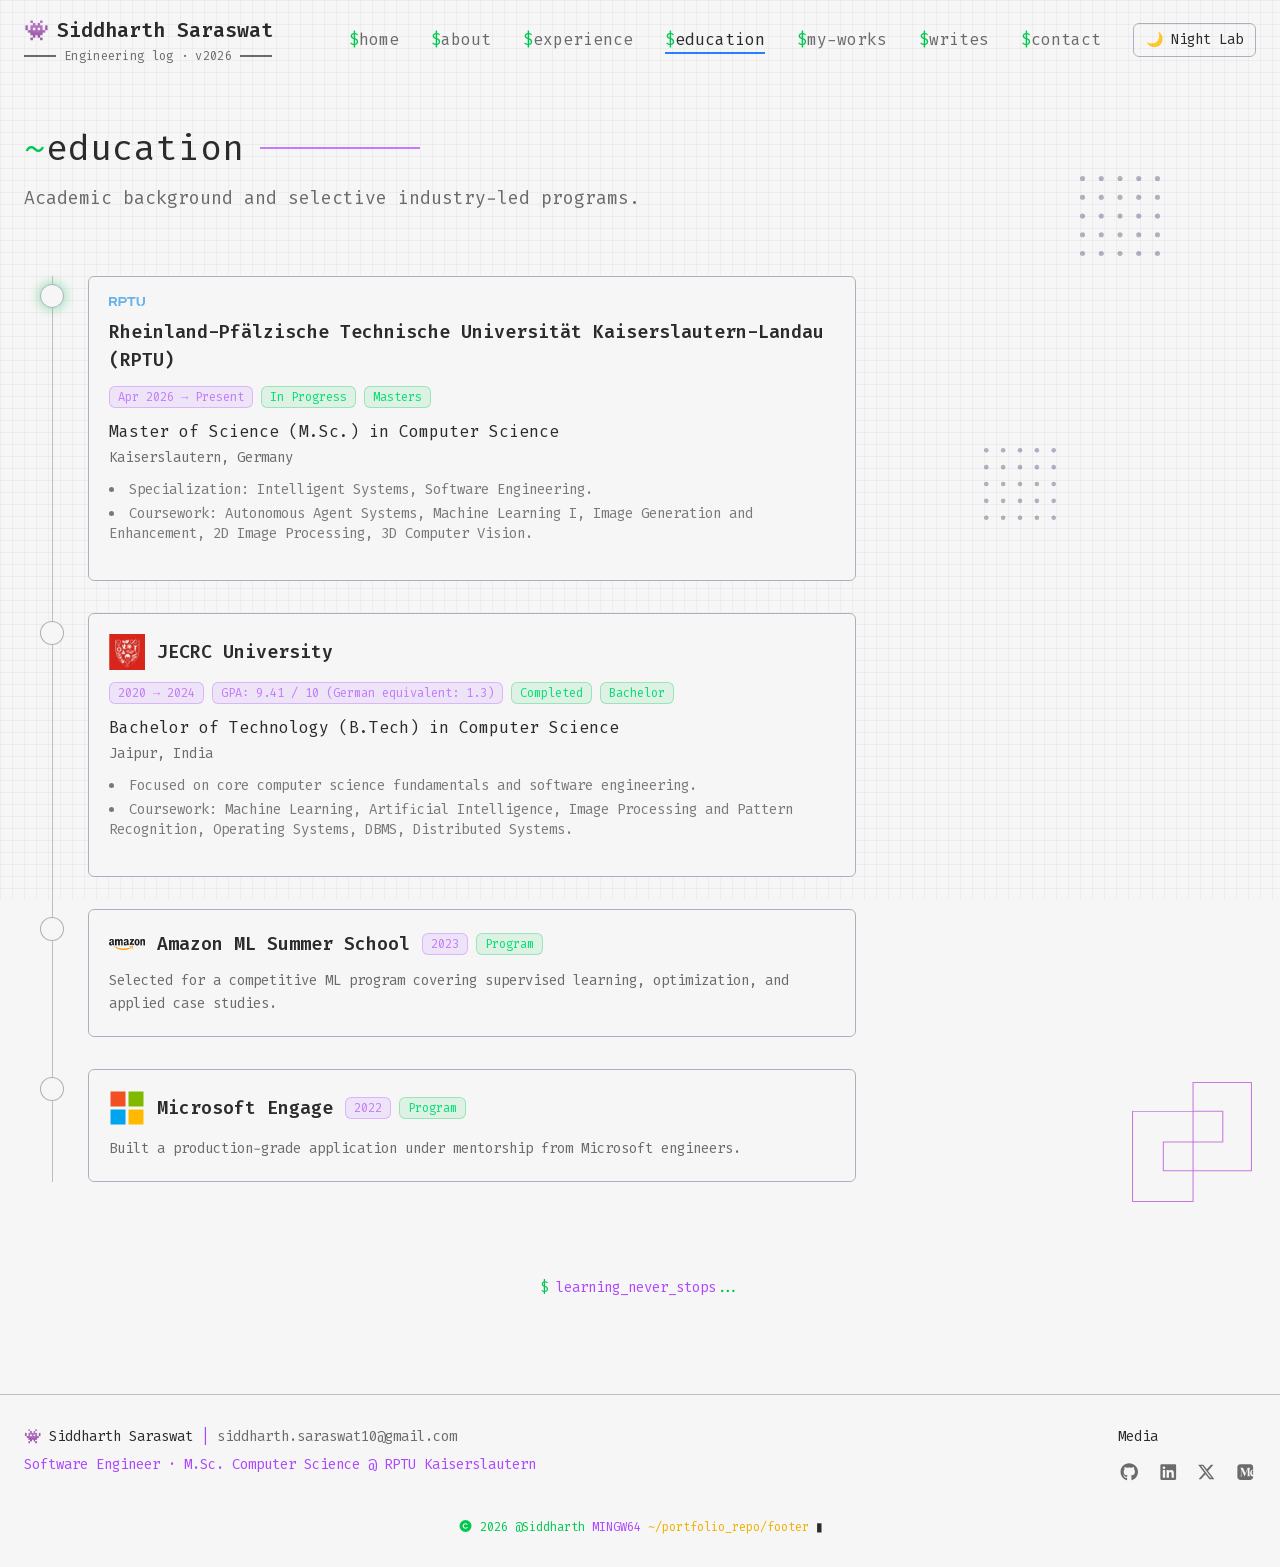
<file: education.html>
<!DOCTYPE html><!--IE0T2_1xbdUCnQhqDWKj_--><html lang="en" class="fira_code_d13f6f23-module__8Z34Uq__variable"><head><meta charSet="utf-8"/><meta name="viewport" content="width=device-width, initial-scale=1"/><link rel="preload" href="/_next/static/media/b8b552e8609c5636-s.p.25aba60b.woff2" as="font" crossorigin="" type="font/woff2"/><link rel="stylesheet" href="/_next/static/chunks/f5939e3569f49c81.css" data-precedence="next"/><link rel="preload" as="script" fetchPriority="low" href="/_next/static/chunks/02bbe968ff5bb350.js"/><script src="/_next/static/chunks/f7e899cb2e440e35.js" async=""></script><script src="/_next/static/chunks/fab0b1a044bff450.js" async=""></script><script src="/_next/static/chunks/turbopack-eec6ce7144b0f6ca.js" async=""></script><script src="/_next/static/chunks/ecbb64dc112ad516.js" async=""></script><script src="/_next/static/chunks/ff1a16fafef87110.js" async=""></script><script src="/_next/static/chunks/d2be314c3ece3fbe.js" async=""></script><script src="/_next/static/chunks/edcf2af6b93b12d3.js" async=""></script><meta name="next-size-adjust" content=""/><title>Siddharth | Portfolio</title><meta name="description" content="Siddharth Saraswat: Software Engineer and M.Sc. Computer Science student at RPTU Kaiserslautern, working on AI safety, LLM evaluation and privacy-preserving ML at DFKI."/><link rel="icon" href="/icon.svg?icon.367c79b6.svg" sizes="any" type="image/svg+xml"/><script src="/_next/static/chunks/a6dad97d9634a72d.js" noModule=""></script></head><body class="bg-[var(--color-background)] transition-colors duration-300"><div hidden=""><!--$--><!--/$--></div><script>((a,b,c,d,e,f,g,h)=>{let i=document.documentElement,j=["light","dark"];function k(b){var c;(Array.isArray(a)?a:[a]).forEach(a=>{let c="class"===a,d=c&&f?e.map(a=>f[a]||a):e;c?(i.classList.remove(...d),i.classList.add(f&&f[b]?f[b]:b)):i.setAttribute(a,b)}),c=b,h&&j.includes(c)&&(i.style.colorScheme=c)}if(d)k(d);else try{let a=localStorage.getItem(b)||c,d=g&&"system"===a?window.matchMedia("(prefers-color-scheme: dark)").matches?"dark":"light":a;k(d)}catch(a){}})("class","theme-preference","system",null,["light","dark"],null,true,true)</script><header class="font-mono"><nav class="max-w-7xl mx-auto px-4 sm:px-6 py-4 flex items-center justify-between"><div class="flex flex-col gap-1"><a class="text-white font-mono font-semibold text-lg sm:text-xl flex items-center gap-2" href="/"><span class="text-purple-500" aria-hidden="true">👾</span><span class="hidden sm:inline">Siddharth Saraswat</span><span class="sm:hidden">Siddharth</span></a><div class="hidden sm:flex items-center gap-2"><span class="w-8 h-[2px] bg-[var(--color-gray)]"></span><span class="text-xs font-mono tracking-wide text-muted whitespace-nowrap">Engineering log <span class="cursor">·</span> v2026</span><span class="w-8 h-[2px] bg-[var(--color-gray)]"></span></div></div><ul class="hidden md:flex items-center gap-6 lg:gap-8"><li><a class="relative text-gray hover:text-white" href="/"><span class="text-green-500">$</span>home</a></li><li><a class="relative text-gray hover:text-white" href="/about"><span class="text-green-500">$</span>about</a></li><li><a class="relative text-gray hover:text-white" href="/experience"><span class="text-green-500">$</span>experience</a></li><li><a aria-current="page" class="relative text-white after:absolute after:left-0 after:-bottom-1 after:h-[2px] after:w-full after:bg-blue-500" href="/education"><span class="text-green-500">$</span>education</a></li><li><a class="relative text-gray hover:text-white" href="/my-works"><span class="text-green-500">$</span>my-works</a></li><li><a class="relative text-gray hover:text-white" href="/writes"><span class="text-green-500">$</span>writes</a></li><li><a class="relative text-gray hover:text-white" href="/contact"><span class="text-green-500">$</span>contact</a></li><li><button disabled="" aria-label="Toggle theme" class=" border border-[var(--color-border)] px-3 py-1.5 rounded-md bg-[var(--color-surface)] text-[var(--color-white)] text-sm opacity-50 cursor-not-allowed ">⚙</button></li></ul><div class="md:hidden flex items-center gap-2"><button disabled="" aria-label="Toggle theme" class=" border border-[var(--color-border)] px-3 py-1.5 rounded-md bg-[var(--color-surface)] text-[var(--color-white)] text-sm opacity-50 cursor-not-allowed ">⚙</button><button class="text-white" aria-label="Open menu" aria-expanded="false" aria-controls="mobile-menu"><svg class="w-6 h-6" fill="none" stroke="currentColor" viewBox="0 0 24 24" aria-hidden="true"><path stroke-linecap="round" stroke-linejoin="round" stroke-width="2" d="M4 6h16M4 12h16M4 18h16"></path></svg></button></div></nav></header><main class="relative flex flex-col lg:flex-row max-w-7xl mx-auto px-4 sm:px-6 py-8 sm:py-12"><aside class="fixed left-6 top-0 h-full hidden min-[1400px]:flex flex-col items-center z-40"><div class="w-px h-60 bg-white/40 mb-6"></div><div class="flex flex-col gap-6 text-gray"><a href="https://github.com/siddharth1012" target="_blank" rel="noopener noreferrer" aria-label="GitHub" class="hover:text-white transition"><svg data-prefix="fab" data-icon="github" class="svg-inline--fa fa-github text-lg" role="img" viewBox="0 0 512 512" aria-hidden="true"><path fill="currentColor" d="M173.9 397.4c0 2-2.3 3.6-5.2 3.6-3.3 .3-5.6-1.3-5.6-3.6 0-2 2.3-3.6 5.2-3.6 3-.3 5.6 1.3 5.6 3.6zm-31.1-4.5c-.7 2 1.3 4.3 4.3 4.9 2.6 1 5.6 0 6.2-2s-1.3-4.3-4.3-5.2c-2.6-.7-5.5 .3-6.2 2.3zm44.2-1.7c-2.9 .7-4.9 2.6-4.6 4.9 .3 2 2.9 3.3 5.9 2.6 2.9-.7 4.9-2.6 4.6-4.6-.3-1.9-3-3.2-5.9-2.9zM252.8 8c-138.7 0-244.8 105.3-244.8 244 0 110.9 69.8 205.8 169.5 239.2 12.8 2.3 17.3-5.6 17.3-12.1 0-6.2-.3-40.4-.3-61.4 0 0-70 15-84.7-29.8 0 0-11.4-29.1-27.8-36.6 0 0-22.9-15.7 1.6-15.4 0 0 24.9 2 38.6 25.8 21.9 38.6 58.6 27.5 72.9 20.9 2.3-16 8.8-27.1 16-33.7-55.9-6.2-112.3-14.3-112.3-110.5 0-27.5 7.6-41.3 23.6-58.9-2.6-6.5-11.1-33.3 2.6-67.9 20.9-6.5 69 27 69 27 20-5.6 41.5-8.5 62.8-8.5s42.8 2.9 62.8 8.5c0 0 48.1-33.6 69-27 13.7 34.7 5.2 61.4 2.6 67.9 16 17.7 25.8 31.5 25.8 58.9 0 96.5-58.9 104.2-114.8 110.5 9.2 7.9 17 22.9 17 46.4 0 33.7-.3 75.4-.3 83.6 0 6.5 4.6 14.4 17.3 12.1 100-33.2 167.8-128.1 167.8-239 0-138.7-112.5-244-251.2-244zM105.2 352.9c-1.3 1-1 3.3 .7 5.2 1.6 1.6 3.9 2.3 5.2 1 1.3-1 1-3.3-.7-5.2-1.6-1.6-3.9-2.3-5.2-1zm-10.8-8.1c-.7 1.3 .3 2.9 2.3 3.9 1.6 1 3.6 .7 4.3-.7 .7-1.3-.3-2.9-2.3-3.9-2-.6-3.6-.3-4.3 .7zm32.4 35.6c-1.6 1.3-1 4.3 1.3 6.2 2.3 2.3 5.2 2.6 6.5 1 1.3-1.3 .7-4.3-1.3-6.2-2.2-2.3-5.2-2.6-6.5-1zm-11.4-14.7c-1.6 1-1.6 3.6 0 5.9s4.3 3.3 5.6 2.3c1.6-1.3 1.6-3.9 0-6.2-1.4-2.3-4-3.3-5.6-2z"></path></svg></a><a href="https://www.linkedin.com/in/siddharthsaraswat1/" target="_blank" rel="noopener noreferrer" aria-label="LinkedIn" class="hover:text-white transition"><svg data-prefix="fab" data-icon="linkedin" class="svg-inline--fa fa-linkedin text-lg" role="img" viewBox="0 0 448 512" aria-hidden="true"><path fill="currentColor" d="M416 32L31.9 32C14.3 32 0 46.5 0 64.3L0 447.7C0 465.5 14.3 480 31.9 480L416 480c17.6 0 32-14.5 32-32.3l0-383.4C448 46.5 433.6 32 416 32zM135.4 416l-66.4 0 0-213.8 66.5 0 0 213.8-.1 0zM102.2 96a38.5 38.5 0 1 1 0 77 38.5 38.5 0 1 1 0-77zM384.3 416l-66.4 0 0-104c0-24.8-.5-56.7-34.5-56.7-34.6 0-39.9 27-39.9 54.9l0 105.8-66.4 0 0-213.8 63.7 0 0 29.2 .9 0c8.9-16.8 30.6-34.5 62.9-34.5 67.2 0 79.7 44.3 79.7 101.9l0 117.2z"></path></svg></a><a href="https://x.com/Sidd_Saraswat" target="_blank" rel="noopener noreferrer" aria-label="X (Twitter)" class="hover:text-white transition"><svg data-prefix="fab" data-icon="x-twitter" class="svg-inline--fa fa-x-twitter text-lg" role="img" viewBox="0 0 448 512" aria-hidden="true"><path fill="currentColor" d="M357.2 48L427.8 48 273.6 224.2 455 464 313 464 201.7 318.6 74.5 464 3.8 464 168.7 275.5-5.2 48 140.4 48 240.9 180.9 357.2 48zM332.4 421.8l39.1 0-252.4-333.8-42 0 255.3 333.8z"></path></svg></a><a href="https://medium.com/@siddharthsaraswat1" target="_blank" rel="noopener noreferrer" aria-label="Medium" class="hover:text-white transition"><svg data-prefix="fab" data-icon="medium" class="svg-inline--fa fa-medium text-lg" role="img" viewBox="0 0 448 512" aria-hidden="true"><path fill="currentColor" d="M369.4 32c43.4 0 78.6 35.2 78.6 78.6l0 83.8c-1.9-.1-3.8-.2-5.7-.2l-.4 0c-10 0-22.3 2.4-31.1 6.8-10 4.6-18.7 11.5-26 20.6-11.8 14.6-18.9 34.3-20.6 56.4-.1 .7-.1 1.3-.2 2s-.1 1.2-.1 1.9c-.1 1.2-.1 2.4-.1 3.6 0 1.9-.1 3.8 0 5.8 1.2 50.1 28.2 90.2 76.3 90.2 2.7 0 5.3-.1 7.9-.4l0 20.4c0 43.4-35.2 78.6-78.6 78.6L78.6 480C35.2 480 0 444.8 0 401.4L0 110.6C0 67.2 35.2 32 78.6 32l290.8 0zM82.3 138.9l.3 .1c13.2 3 19.8 7.4 19.8 23.4l0 187.2c0 16-6.7 20.4-19.9 23.4l-.3 .1 0 2.8 52.8 0 0-2.8-.3-.1c-13.2-3-19.9-7.4-19.9-23.4l0-176.3 86.1 202.5 4.9 0 88.6-208.2 0 186.6c-1.1 12.6-7.8 16.5-19.7 19.2l-.3 .1 0 2.7 91.9 0 0-2.7-.3-.1c-11.9-2.7-18.7-6.6-19.9-19.2l-.1-191.8 .1 0c0-16 6.7-20.4 19.9-23.4l.3-.1 0-2.7-72.2 0-67 157.4-67-157.4-77.8 0 0 2.7zM448 340.3c-25.1-7.4-43-35.1-41.2-67.8l0 0 41.1 0 0 67.8zm-6.4-135.6c2.3 0 4.4 .3 6.4 .9l0 57.4-40.2 0c1.5-33.6 13.6-57.9 33.8-58.3z"></path></svg></a></div></aside><section class="flex-1 w-full relative"><div class="pointer-events-none absolute inset-0 overflow-hidden z-0"><img alt="" loading="lazy" width="80" height="80" decoding="async" data-nimg="1" class="hidden lg:block absolute top-12 right-24" style="color:transparent" src="/dottedSquare.svg"/><img alt="" loading="lazy" width="72" height="72" decoding="async" data-nimg="1" class="hidden xl:block absolute top-80 right-50" style="color:transparent" src="/dottedSquare.svg"/><img alt="" loading="lazy" width="120" height="120" decoding="async" data-nimg="1" class="hidden xl:block absolute bottom-24 right-1" style="color:transparent" src="/mixedSquare.svg"/></div><div class="relative z-10"><h2 class="flex items-center gap-4 text-2xl sm:text-3xl md:text-4xl font-mono text-white mb-4"><span><span class="text-green-500">~</span>education</span><span class="w-24 sm:w-40 h-[2px] bg-purple-500/70"></span></h2><p class="text-gray font-mono text-base sm:text-lg mb-8 sm:mb-16">Academic background and selective industry-led programs.</p><div class="relative ml-0 sm:ml-4 mb-16 sm:mb-24"><div class="hidden sm:block absolute left-3 top-0 bottom-0 w-[1px] bg-gray/40"></div><div class="space-y-8"><div class="relative pl-8 sm:pl-12"><span class="absolute left-0 top-2 w-5 h-5 sm:w-6 sm:h-6 rounded-full border
                                                bg-[var(--color-surface)] border-[var(--color-border)] shadow-[0_0_12px_rgba(34,197,94,0.6)]"></span><div class="border bg-[var(--color-surface)] border-[var(--color-border)] rounded-md p-4 sm:p-5 font-mono hover:border-purple-500 transition w-full max-w-3xl"><div class="flex flex-col sm:flex-row sm:items-center mb-3 gap-2 sm:gap-3 flex-wrap"><img alt="Rheinland-Pfälzische Technische Universität Kaiserslautern-Landau (RPTU)" loading="lazy" width="36" height="36" decoding="async" data-nimg="1" class="object-contain" style="color:transparent" src="/RPTU_1h_hellblau.svg"/><span class="text-white font-semibold text-base sm:text-lg">Rheinland-Pfälzische Technische Universität Kaiserslautern-Landau (RPTU)</span><div class="flex flex-wrap gap-2"><span class="inline-flex w-auto px-2 py-0.5 text-xs rounded-md bg-purple-500/10 text-purple-400 border border-purple-500/30">Apr 2026 → Present</span><span class="inline-flex w-auto px-2 py-0.5 text-xs rounded-md bg-green-500/10 text-green-400 border border-green-500/30">In Progress</span><span class="inline-flex w-auto px-2 py-0.5 text-xs rounded-md bg-green-500/10 text-green-400 border border-green-500/30">Masters</span></div></div><p class="text-white font-mono text-sm sm:text-base mb-1">Master of Science (M.Sc.) in Computer Science</p><p class="text-gray text-xs sm:text-sm mb-3">Kaiserslautern, Germany</p><ul class="list-disc list-inside space-y-1 text-gray/90 text-xs sm:text-sm mb-4"><li>Specialization: Intelligent Systems, Software Engineering.</li><li>Coursework: Autonomous Agent Systems, Machine Learning I, Image Generation and Enhancement, 2D Image Processing, 3D Computer Vision.</li></ul></div></div><div class="relative pl-8 sm:pl-12"><span class="absolute left-0 top-2 w-5 h-5 sm:w-6 sm:h-6 rounded-full border
                                                bg-background border-gray/50"></span><div class="border bg-[var(--color-surface)] border-[var(--color-border)] rounded-md p-4 sm:p-5 font-mono hover:border-purple-500 transition w-full max-w-3xl"><div class="flex flex-col sm:flex-row sm:items-center mb-3 gap-2 sm:gap-3 flex-wrap"><img alt="JECRC University" loading="lazy" width="36" height="36" decoding="async" data-nimg="1" class="object-contain" style="color:transparent" src="/juLogo.png"/><span class="text-white font-semibold text-base sm:text-lg">JECRC University</span><div class="flex flex-wrap gap-2"><span class="inline-flex w-auto px-2 py-0.5 text-xs rounded-md bg-purple-500/10 text-purple-400 border border-purple-500/30">2020 → 2024</span><span class="inline-flex w-auto px-2 py-0.5 text-xs rounded-md bg-purple-500/10 text-purple-400 border border-purple-500/30">GPA: <!-- -->9.41 / 10 (German equivalent: 1.3)</span><span class="inline-flex w-auto px-2 py-0.5 text-xs rounded-md bg-green-500/10 text-green-400 border border-green-500/30">Completed</span><span class="inline-flex w-auto px-2 py-0.5 text-xs rounded-md bg-green-500/10 text-green-400 border border-green-500/30">Bachelor</span></div></div><p class="text-white font-mono text-sm sm:text-base mb-1">Bachelor of Technology (B.Tech) in Computer Science</p><p class="text-gray text-xs sm:text-sm mb-3">Jaipur, India</p><ul class="list-disc list-inside space-y-1 text-gray/90 text-xs sm:text-sm mb-4"><li>Focused on core computer science fundamentals and software engineering.</li><li>Coursework: Machine Learning, Artificial Intelligence, Image Processing and Pattern Recognition, Operating Systems, DBMS, Distributed Systems.</li></ul></div></div><div class="relative pl-8 sm:pl-12"><span class="absolute left-0 top-2 w-5 h-5 sm:w-6 sm:h-6 rounded-full border
                                                bg-background border-gray/50"></span><div class="border bg-[var(--color-surface)] border-[var(--color-border)] rounded-md p-4 sm:p-5 font-mono hover:border-purple-500 transition w-full max-w-3xl"><div class="flex flex-col sm:flex-row sm:items-center gap-2 sm:gap-3 mb-3 flex-wrap"><img alt="Amazon ML Summer School" loading="lazy" width="36" height="36" decoding="async" data-nimg="1" class="object-contain" style="color:transparent" src="/amazonlogo.png"/><span class="text-white font-semibold text-base sm:text-lg">Amazon ML Summer School</span><div class="flex flex-wrap gap-2"><span class="inline-flex w-auto px-2 py-0.5 text-xs rounded-md bg-purple-500/10 text-purple-400 border border-purple-500/30">2023</span><span class="inline-flex w-auto px-2 py-0.5 text-xs rounded-md bg-green-500/10 text-green-400 border border-green-500/30">Program</span></div></div><p class="text-gray text-xs sm:text-sm leading-relaxed">Selected for a competitive ML program covering supervised learning, optimization, and applied case studies.</p></div></div><div class="relative pl-8 sm:pl-12"><span class="absolute left-0 top-2 w-5 h-5 sm:w-6 sm:h-6 rounded-full border
                                                bg-background border-gray/50"></span><div class="border bg-[var(--color-surface)] border-[var(--color-border)] rounded-md p-4 sm:p-5 font-mono hover:border-purple-500 transition w-full max-w-3xl"><div class="flex flex-col sm:flex-row sm:items-center gap-2 sm:gap-3 mb-3 flex-wrap"><img alt="Microsoft Engage" loading="lazy" width="36" height="36" decoding="async" data-nimg="1" class="object-contain" style="color:transparent" src="/microsoftlogo.svg"/><span class="text-white font-semibold text-base sm:text-lg">Microsoft Engage</span><div class="flex flex-wrap gap-2"><span class="inline-flex w-auto px-2 py-0.5 text-xs rounded-md bg-purple-500/10 text-purple-400 border border-purple-500/30">2022</span><span class="inline-flex w-auto px-2 py-0.5 text-xs rounded-md bg-green-500/10 text-green-400 border border-green-500/30">Program</span></div></div><p class="text-gray text-xs sm:text-sm leading-relaxed">Built a production-grade application under mentorship from Microsoft engineers.</p></div></div></div></div><div class="mt-10 flex justify-center"><p class="font-mono text-sm text-gray"><span class="text-green-500">$</span> <!-- --> <span class="text-purple-500">learning_never_stops</span><span class="text-green-500 cursor">...</span></p></div></div></section></main><footer class="border-t border-gray/40 mt-12 font-mono"><div class="max-w-7xl mx-auto px-4 sm:px-6 py-6 sm:py-8"><div class="flex flex-col md:flex-row justify-between gap-6 text-sm"><div class="space-y-2"><div class="flex flex-col sm:flex-row items-start sm:items-center gap-2 text-white font-mono text-xs sm:text-sm"><span class="text-purple-500" aria-hidden="true">👾</span><span class="hidden sm:inline">Siddharth Saraswat</span><span class="sm:hidden">Siddharth</span><span class="hidden sm:inline text-purple-500">|</span><a href="mailto:siddharth.saraswat10@gmail.com" class="text-gray hover:text-white transition break-all">siddharth.saraswat10@gmail.com</a></div><div><p class="text-purple-500 text-xs sm:text-sm">Software Engineer · M.Sc. Computer Science @ RPTU Kaiserslautern</p></div></div><div class="text-gray"><p class="mb-3 text-white font-mono text-xs sm:text-sm">Media</p><div class="flex items-center gap-4 text-base sm:text-lg"><a href="https://github.com/siddharth1012" target="_blank" rel="noopener noreferrer" aria-label="GitHub" class="hover:text-white transition"><svg data-prefix="fab" data-icon="github" class="svg-inline--fa fa-github text-base sm:text-lg" role="img" viewBox="0 0 512 512" aria-hidden="true"><path fill="currentColor" d="M173.9 397.4c0 2-2.3 3.6-5.2 3.6-3.3 .3-5.6-1.3-5.6-3.6 0-2 2.3-3.6 5.2-3.6 3-.3 5.6 1.3 5.6 3.6zm-31.1-4.5c-.7 2 1.3 4.3 4.3 4.9 2.6 1 5.6 0 6.2-2s-1.3-4.3-4.3-5.2c-2.6-.7-5.5 .3-6.2 2.3zm44.2-1.7c-2.9 .7-4.9 2.6-4.6 4.9 .3 2 2.9 3.3 5.9 2.6 2.9-.7 4.9-2.6 4.6-4.6-.3-1.9-3-3.2-5.9-2.9zM252.8 8c-138.7 0-244.8 105.3-244.8 244 0 110.9 69.8 205.8 169.5 239.2 12.8 2.3 17.3-5.6 17.3-12.1 0-6.2-.3-40.4-.3-61.4 0 0-70 15-84.7-29.8 0 0-11.4-29.1-27.8-36.6 0 0-22.9-15.7 1.6-15.4 0 0 24.9 2 38.6 25.8 21.9 38.6 58.6 27.5 72.9 20.9 2.3-16 8.8-27.1 16-33.7-55.9-6.2-112.3-14.3-112.3-110.5 0-27.5 7.6-41.3 23.6-58.9-2.6-6.5-11.1-33.3 2.6-67.9 20.9-6.5 69 27 69 27 20-5.6 41.5-8.5 62.8-8.5s42.8 2.9 62.8 8.5c0 0 48.1-33.6 69-27 13.7 34.7 5.2 61.4 2.6 67.9 16 17.7 25.8 31.5 25.8 58.9 0 96.5-58.9 104.2-114.8 110.5 9.2 7.9 17 22.9 17 46.4 0 33.7-.3 75.4-.3 83.6 0 6.5 4.6 14.4 17.3 12.1 100-33.2 167.8-128.1 167.8-239 0-138.7-112.5-244-251.2-244zM105.2 352.9c-1.3 1-1 3.3 .7 5.2 1.6 1.6 3.9 2.3 5.2 1 1.3-1 1-3.3-.7-5.2-1.6-1.6-3.9-2.3-5.2-1zm-10.8-8.1c-.7 1.3 .3 2.9 2.3 3.9 1.6 1 3.6 .7 4.3-.7 .7-1.3-.3-2.9-2.3-3.9-2-.6-3.6-.3-4.3 .7zm32.4 35.6c-1.6 1.3-1 4.3 1.3 6.2 2.3 2.3 5.2 2.6 6.5 1 1.3-1.3 .7-4.3-1.3-6.2-2.2-2.3-5.2-2.6-6.5-1zm-11.4-14.7c-1.6 1-1.6 3.6 0 5.9s4.3 3.3 5.6 2.3c1.6-1.3 1.6-3.9 0-6.2-1.4-2.3-4-3.3-5.6-2z"></path></svg></a><a href="https://www.linkedin.com/in/siddharthsaraswat1/" target="_blank" rel="noopener noreferrer" aria-label="LinkedIn" class="hover:text-white transition"><svg data-prefix="fab" data-icon="linkedin" class="svg-inline--fa fa-linkedin text-base sm:text-lg" role="img" viewBox="0 0 448 512" aria-hidden="true"><path fill="currentColor" d="M416 32L31.9 32C14.3 32 0 46.5 0 64.3L0 447.7C0 465.5 14.3 480 31.9 480L416 480c17.6 0 32-14.5 32-32.3l0-383.4C448 46.5 433.6 32 416 32zM135.4 416l-66.4 0 0-213.8 66.5 0 0 213.8-.1 0zM102.2 96a38.5 38.5 0 1 1 0 77 38.5 38.5 0 1 1 0-77zM384.3 416l-66.4 0 0-104c0-24.8-.5-56.7-34.5-56.7-34.6 0-39.9 27-39.9 54.9l0 105.8-66.4 0 0-213.8 63.7 0 0 29.2 .9 0c8.9-16.8 30.6-34.5 62.9-34.5 67.2 0 79.7 44.3 79.7 101.9l0 117.2z"></path></svg></a><a href="https://x.com/Sidd_Saraswat" target="_blank" rel="noopener noreferrer" aria-label="X (Twitter)" class="hover:text-white transition"><svg data-prefix="fab" data-icon="x-twitter" class="svg-inline--fa fa-x-twitter text-base sm:text-lg" role="img" viewBox="0 0 448 512" aria-hidden="true"><path fill="currentColor" d="M357.2 48L427.8 48 273.6 224.2 455 464 313 464 201.7 318.6 74.5 464 3.8 464 168.7 275.5-5.2 48 140.4 48 240.9 180.9 357.2 48zM332.4 421.8l39.1 0-252.4-333.8-42 0 255.3 333.8z"></path></svg></a><a href="https://medium.com/@siddharthsaraswat1" target="_blank" rel="noopener noreferrer" aria-label="Medium" class="hover:text-white transition"><svg data-prefix="fab" data-icon="medium" class="svg-inline--fa fa-medium text-base sm:text-lg" role="img" viewBox="0 0 448 512" aria-hidden="true"><path fill="currentColor" d="M369.4 32c43.4 0 78.6 35.2 78.6 78.6l0 83.8c-1.9-.1-3.8-.2-5.7-.2l-.4 0c-10 0-22.3 2.4-31.1 6.8-10 4.6-18.7 11.5-26 20.6-11.8 14.6-18.9 34.3-20.6 56.4-.1 .7-.1 1.3-.2 2s-.1 1.2-.1 1.9c-.1 1.2-.1 2.4-.1 3.6 0 1.9-.1 3.8 0 5.8 1.2 50.1 28.2 90.2 76.3 90.2 2.7 0 5.3-.1 7.9-.4l0 20.4c0 43.4-35.2 78.6-78.6 78.6L78.6 480C35.2 480 0 444.8 0 401.4L0 110.6C0 67.2 35.2 32 78.6 32l290.8 0zM82.3 138.9l.3 .1c13.2 3 19.8 7.4 19.8 23.4l0 187.2c0 16-6.7 20.4-19.9 23.4l-.3 .1 0 2.8 52.8 0 0-2.8-.3-.1c-13.2-3-19.9-7.4-19.9-23.4l0-176.3 86.1 202.5 4.9 0 88.6-208.2 0 186.6c-1.1 12.6-7.8 16.5-19.7 19.2l-.3 .1 0 2.7 91.9 0 0-2.7-.3-.1c-11.9-2.7-18.7-6.6-19.9-19.2l-.1-191.8 .1 0c0-16 6.7-20.4 19.9-23.4l.3-.1 0-2.7-72.2 0-67 157.4-67-157.4-77.8 0 0 2.7zM448 340.3c-25.1-7.4-43-35.1-41.2-67.8l0 0 41.1 0 0 67.8zm-6.4-135.6c2.3 0 4.4 .3 6.4 .9l0 57.4-40.2 0c1.5-33.6 13.6-57.9 33.8-58.3z"></path></svg></a></div></div></div><div class="mt-6 sm:mt-8 text-xs font-mono text-center text-gray"><span class="text-green-500"><svg data-prefix="fas" data-icon="copyright" class="svg-inline--fa fa-copyright" role="img" viewBox="0 0 512 512" aria-hidden="true"><path fill="currentColor" d="M256 512a256 256 0 1 0 0-512 256 256 0 1 0 0 512zM205.1 306.9c28.1 28.1 73.7 28.1 101.8 0 9.4-9.4 24.6-9.4 33.9 0s9.4 24.6 0 33.9c-46.9 46.9-122.8 46.9-169.7 0s-46.9-122.8 0-169.7 122.8-46.9 169.7 0c9.4 9.4 9.4 24.6 0 33.9s-24.6 9.4-33.9 0c-28.1-28.1-73.7-28.1-101.8 0s-28.1 73.7 0 101.8z"></path></svg> <!-- -->2026<!-- --> @Siddharth <!-- --> </span><span class="text-purple-500">MINGW64</span> <span class="text-yellow-500">~/portfolio_repo/footer</span> <span class="text-white cursor" aria-hidden="true">▮</span></div></div></footer><!--$--><!--/$--><script src="/_next/static/chunks/02bbe968ff5bb350.js" id="_R_" async=""></script><script>(self.__next_f=self.__next_f||[]).push([0])</script><script>self.__next_f.push([1,"1:\"$Sreact.fragment\"\n2:I[63178,[\"/_next/static/chunks/ecbb64dc112ad516.js\"],\"ThemeProvider\"]\n3:I[39756,[\"/_next/static/chunks/ff1a16fafef87110.js\",\"/_next/static/chunks/d2be314c3ece3fbe.js\"],\"default\"]\n4:I[37457,[\"/_next/static/chunks/ff1a16fafef87110.js\",\"/_next/static/chunks/d2be314c3ece3fbe.js\"],\"default\"]\n5:I[36676,[\"/_next/static/chunks/ecbb64dc112ad516.js\",\"/_next/static/chunks/ff1a16fafef87110.js\",\"/_next/static/chunks/edcf2af6b93b12d3.js\"],\"default\"]\n6:I[11054,[\"/_next/static/chunks/ecbb64dc112ad516.js\",\"/_next/static/chunks/ff1a16fafef87110.js\",\"/_next/static/chunks/edcf2af6b93b12d3.js\"],\"default\"]\n11:I[68027,[],\"default\"]\n:HL[\"/_next/static/chunks/f5939e3569f49c81.css\",\"style\"]\n:HL[\"/_next/static/media/b8b552e8609c5636-s.p.25aba60b.woff2\",\"font\",{\"crossOrigin\":\"\",\"type\":\"font/woff2\"}]\n7:T527,M173.9 397.4c0 2-2.3 3.6-5.2 3.6-3.3 .3-5.6-1.3-5.6-3.6 0-2 2.3-3.6 5.2-3.6 3-.3 5.6 1.3 5.6 3.6zm-31.1-4.5c-.7 2 1.3 4.3 4.3 4.9 2.6 1 5.6 0 6.2-2s-1.3-4.3-4.3-5.2c-2.6-.7-5.5 .3-6.2 2.3zm44.2-1.7c-2.9 .7-4.9 2.6-4.6 4.9 .3 2 2.9 3.3 5.9 2.6 2.9-.7 4.9-2.6 4.6-4.6-.3-1.9-3-3.2-5.9-2.9zM252.8 8c-138.7 0-244.8 105.3-244.8 244 0 110.9 69.8 205.8 169.5 239.2 12.8 2.3 17.3-5.6 17.3-12.1 0-6.2-.3-40.4-.3-61.4 0 0-70 15-84.7-29.8 0 0-11.4-29.1-27.8-36.6 0 0-22.9-15.7 1.6-15.4 0 0 24.9 2 38.6 25.8 21.9 38.6 58.6 27.5 72.9 20.9 2.3-16 8.8-27.1 16-33.7-55.9-6.2-112.3-14.3-112.3-110.5 0-27.5 7.6-41.3 23.6-58.9-2.6-6.5-11.1-33.3 2.6-67.9 20.9-6.5 69 27 69 27 20-5.6 41.5-8.5 62.8-8.5s42.8 2.9 62.8 8.5c0 0 48.1-33.6 69-27 13.7 34.7 5.2 61.4 2.6 67.9 16 17.7 25.8 31.5 25.8 58.9 0 96.5-58.9 104.2-114.8 110.5 9.2 7.9 17 22.9 17 46.4 0 33.7-.3 75.4-.3 83.6 0 6.5 4.6 14.4 17.3 12.1 100-33.2 167.8-128.1 167.8-239 0-138.7-112.5-244-251.2-244zM105.2 352.9c-1.3 1-1 3.3 .7 5.2 1.6 1.6 3.9 2.3 5.2 1 1.3-1 1-3.3-.7-5.2-1.6-1.6-3.9-2.3-5.2-1zm-10.8-8.1c-.7 1.3 .3 2.9 2.3 3.9 1.6 1 3.6 .7 4.3-.7 .7-1.3-.3-2.9-2.3-3.9-2-.6-3.6-.3-4.3 .7zm32.4 35.6c-1.6 1.3-1 4.3 1.3 6.2 2.3 2.3 5.2 2.6 6.5 1 1.3-1.3 .7-4.3-1.3-6.2-2.2-2.3-5.2-2.6-6.5-1zm-11.4-14.7c-1.6 1-1.6 3.6 0 5.9s4.3 3.3 5.6 2.3c1.6-1.3 1.6-3.9 0-6.2-1.4-2.3-4-3.3-5.6-2z"])</script><script>self.__next_f.push([1,"0:{\"P\":null,\"b\":\"IE0T2-1xbdUCnQhqDWKj-\",\"c\":[\"\",\"education\"],\"q\":\"\",\"i\":false,\"f\":[[[\"\",{\"children\":[\"education\",{\"children\":[\"__PAGE__\",{}]}]},\"$undefined\",\"$undefined\",true],[[\"$\",\"$1\",\"c\",{\"children\":[[[\"$\",\"link\",\"0\",{\"rel\":\"stylesheet\",\"href\":\"/_next/static/chunks/f5939e3569f49c81.css\",\"precedence\":\"next\",\"crossOrigin\":\"$undefined\",\"nonce\":\"$undefined\"}],[\"$\",\"script\",\"script-0\",{\"src\":\"/_next/static/chunks/ecbb64dc112ad516.js\",\"async\":true,\"nonce\":\"$undefined\"}]],[\"$\",\"html\",null,{\"lang\":\"en\",\"className\":\"fira_code_d13f6f23-module__8Z34Uq__variable\",\"suppressHydrationWarning\":true,\"children\":[\"$\",\"body\",null,{\"className\":\"bg-[var(--color-background)] transition-colors duration-300\",\"children\":[\"$\",\"$L2\",null,{\"attribute\":\"class\",\"defaultTheme\":\"system\",\"enableSystem\":true,\"storageKey\":\"theme-preference\",\"children\":[\"$\",\"$L3\",null,{\"parallelRouterKey\":\"children\",\"error\":\"$undefined\",\"errorStyles\":\"$undefined\",\"errorScripts\":\"$undefined\",\"template\":[\"$\",\"$L4\",null,{}],\"templateStyles\":\"$undefined\",\"templateScripts\":\"$undefined\",\"notFound\":[[[\"$\",\"title\",null,{\"children\":\"404: This page could not be found.\"}],[\"$\",\"div\",null,{\"style\":{\"fontFamily\":\"system-ui,\\\"Segoe UI\\\",Roboto,Helvetica,Arial,sans-serif,\\\"Apple Color Emoji\\\",\\\"Segoe UI Emoji\\\"\",\"height\":\"100vh\",\"textAlign\":\"center\",\"display\":\"flex\",\"flexDirection\":\"column\",\"alignItems\":\"center\",\"justifyContent\":\"center\"},\"children\":[\"$\",\"div\",null,{\"children\":[[\"$\",\"style\",null,{\"dangerouslySetInnerHTML\":{\"__html\":\"body{color:#000;background:#fff;margin:0}.next-error-h1{border-right:1px solid rgba(0,0,0,.3)}@media (prefers-color-scheme:dark){body{color:#fff;background:#000}.next-error-h1{border-right:1px solid rgba(255,255,255,.3)}}\"}}],[\"$\",\"h1\",null,{\"className\":\"next-error-h1\",\"style\":{\"display\":\"inline-block\",\"margin\":\"0 20px 0 0\",\"padding\":\"0 23px 0 0\",\"fontSize\":24,\"fontWeight\":500,\"verticalAlign\":\"top\",\"lineHeight\":\"49px\"},\"children\":404}],[\"$\",\"div\",null,{\"style\":{\"display\":\"inline-block\"},\"children\":[\"$\",\"h2\",null,{\"style\":{\"fontSize\":14,\"fontWeight\":400,\"lineHeight\":\"49px\",\"margin\":0},\"children\":\"This page could not be found.\"}]}]]}]}]],[]],\"forbidden\":\"$undefined\",\"unauthorized\":\"$undefined\"}]}]}]}]]}],{\"children\":[[\"$\",\"$1\",\"c\",{\"children\":[null,[\"$\",\"$L3\",null,{\"parallelRouterKey\":\"children\",\"error\":\"$undefined\",\"errorStyles\":\"$undefined\",\"errorScripts\":\"$undefined\",\"template\":[\"$\",\"$L4\",null,{}],\"templateStyles\":\"$undefined\",\"templateScripts\":\"$undefined\",\"notFound\":\"$undefined\",\"forbidden\":\"$undefined\",\"unauthorized\":\"$undefined\"}]]}],{\"children\":[[\"$\",\"$1\",\"c\",{\"children\":[[[\"$\",\"$L5\",null,{}],[\"$\",\"$L6\",null,{}],[\"$\",\"main\",null,{\"className\":\"relative flex flex-col lg:flex-row max-w-7xl mx-auto px-4 sm:px-6 py-8 sm:py-12\",\"children\":[[\"$\",\"aside\",null,{\"className\":\"fixed left-6 top-0 h-full hidden min-[1400px]:flex flex-col items-center z-40\",\"children\":[[\"$\",\"div\",null,{\"className\":\"w-px h-60 bg-white/40 mb-6\"}],[\"$\",\"div\",null,{\"className\":\"flex flex-col gap-6 text-gray\",\"children\":[[\"$\",\"a\",\"GitHub\",{\"href\":\"https://github.com/siddharth1012\",\"target\":\"_blank\",\"rel\":\"noopener noreferrer\",\"aria-label\":\"GitHub\",\"className\":\"hover:text-white transition\",\"children\":[\"$\",\"svg\",null,{\"ref\":\"$undefined\",\"data-prefix\":\"fab\",\"data-icon\":\"github\",\"className\":\"svg-inline--fa fa-github text-lg\",\"role\":\"img\",\"viewBox\":\"0 0 512 512\",\"aria-hidden\":\"true\",\"children\":[\"$\",\"path\",null,{\"fill\":\"currentColor\",\"d\":\"$7\"}]}]}],\"$L8\",\"$L9\",\"$La\"]}]]}],\"$Lb\"]}],\"$Lc\"],[\"$Ld\",\"$Le\"],\"$Lf\"]}],{},null,false,false]},null,false,false]},null,false,false],\"$L10\",false]],\"m\":\"$undefined\",\"G\":[\"$11\",[]],\"S\":true}\n"])</script><script>self.__next_f.push([1,"12:I[5500,[\"/_next/static/chunks/ecbb64dc112ad516.js\",\"/_next/static/chunks/ff1a16fafef87110.js\",\"/_next/static/chunks/edcf2af6b93b12d3.js\"],\"Image\"]\n1e:I[97367,[\"/_next/static/chunks/ff1a16fafef87110.js\",\"/_next/static/chunks/d2be314c3ece3fbe.js\"],\"OutletBoundary\"]\n1f:\"$Sreact.suspense\"\n21:I[97367,[\"/_next/static/chunks/ff1a16fafef87110.js\",\"/_next/static/chunks/d2be314c3ece3fbe.js\"],\"ViewportBoundary\"]\n23:I[97367,[\"/_next/static/chunks/ff1a16fafef87110.js\",\"/_next/static/chunks/d2be314c3ece3fbe.js\"],\"MetadataBoundary\"]\n8:[\"$\",\"a\",\"LinkedIn\",{\"href\":\"https://www.linkedin.com/in/siddharthsaraswat1/\",\"target\":\"_blank\",\"rel\":\"noopener noreferrer\",\"aria-label\":\"LinkedIn\",\"className\":\"hover:text-white transition\",\"children\":[\"$\",\"svg\",null,{\"ref\":\"$undefined\",\"data-prefix\":\"fab\",\"data-icon\":\"linkedin\",\"className\":\"svg-inline--fa fa-linkedin text-lg\",\"role\":\"img\",\"viewBox\":\"0 0 448 512\",\"aria-hidden\":\"true\",\"children\":[\"$\",\"path\",null,{\"fill\":\"currentColor\",\"d\":\"M416 32L31.9 32C14.3 32 0 46.5 0 64.3L0 447.7C0 465.5 14.3 480 31.9 480L416 480c17.6 0 32-14.5 32-32.3l0-383.4C448 46.5 433.6 32 416 32zM135.4 416l-66.4 0 0-213.8 66.5 0 0 213.8-.1 0zM102.2 96a38.5 38.5 0 1 1 0 77 38.5 38.5 0 1 1 0-77zM384.3 416l-66.4 0 0-104c0-24.8-.5-56.7-34.5-56.7-34.6 0-39.9 27-39.9 54.9l0 105.8-66.4 0 0-213.8 63.7 0 0 29.2 .9 0c8.9-16.8 30.6-34.5 62.9-34.5 67.2 0 79.7 44.3 79.7 101.9l0 117.2z\"}]}]}]\n9:[\"$\",\"a\",\"X (Twitter)\",{\"href\":\"https://x.com/Sidd_Saraswat\",\"target\":\"_blank\",\"rel\":\"noopener noreferrer\",\"aria-label\":\"X (Twitter)\",\"className\":\"hover:text-white transition\",\"children\":[\"$\",\"svg\",null,{\"ref\":\"$undefined\",\"data-prefix\":\"fab\",\"data-icon\":\"x-twitter\",\"className\":\"svg-inline--fa fa-x-twitter text-lg\",\"role\":\"img\",\"viewBox\":\"0 0 448 512\",\"aria-hidden\":\"true\",\"children\":[\"$\",\"path\",null,{\"fill\":\"currentColor\",\"d\":\"M357.2 48L427.8 48 273.6 224.2 455 464 313 464 201.7 318.6 74.5 464 3.8 464 168.7 275.5-5.2 48 140.4 48 240.9 180.9 357.2 48zM332.4 421.8l39.1 0-252.4-333.8-42 0 255.3 333.8z\"}]}]}]\na:[\"$\",\"a\",\"Medium\",{\"href\":\"https://medium.com/@siddharthsaraswat1\",\"target\":\"_blank\",\"rel\":\"noopener noreferrer\",\"aria-label\":\"Medium\",\"className\":\"hover:text-white transition\",\"children\":[\"$\",\"svg\",null,{\"ref\":\"$undefined\",\"data-prefix\":\"fab\",\"data-icon\":\"medium\",\"className\":\"svg-inline--fa fa-medium text-lg\",\"role\":\"img\",\"viewBox\":\"0 0 448 512\",\"aria-hidden\":\"true\",\"children\":[\"$\",\"path\",null,{\"fill\":\"currentColor\",\"d\":\"M369.4 32c43.4 0 78.6 35.2 78.6 78.6l0 83.8c-1.9-.1-3.8-.2-5.7-.2l-.4 0c-10 0-22.3 2.4-31.1 6.8-10 4.6-18.7 11.5-26 20.6-11.8 14.6-18.9 34.3-20.6 56.4-.1 .7-.1 1.3-.2 2s-.1 1.2-.1 1.9c-.1 1.2-.1 2.4-.1 3.6 0 1.9-.1 3.8 0 5.8 1.2 50.1 28.2 90.2 76.3 90.2 2.7 0 5.3-.1 7.9-.4l0 20.4c0 43.4-35.2 78.6-78.6 78.6L78.6 480C35.2 480 0 444.8 0 401.4L0 110.6C0 67.2 35.2 32 78.6 32l290.8 0zM82.3 138.9l.3 .1c13.2 3 19.8 7.4 19.8 23.4l0 187.2c0 16-6.7 20.4-19.9 23.4l-.3 .1 0 2.8 52.8 0 0-2.8-.3-.1c-13.2-3-19.9-7.4-19.9-23.4l0-176.3 86.1 202.5 4.9 0 88.6-208.2 0 186.6c-1.1 12.6-7.8 16.5-19.7 19.2l-.3 .1 0 2.7 91.9 0 0-2.7-.3-.1c-11.9-2.7-18.7-6.6-19.9-19.2l-.1-191.8 .1 0c0-16 6.7-20.4 19.9-23.4l.3-.1 0-2.7-72.2 0-67 157.4-67-157.4-77.8 0 0 2.7zM448 340.3c-25.1-7.4-43-35.1-41.2-67.8l0 0 41.1 0 0 67.8zm-6.4-135.6c2.3 0 4.4 .3 6.4 .9l0 57.4-40.2 0c1.5-33.6 13.6-57.9 33.8-58.3z\"}]}]}]\n"])</script><script>self.__next_f.push([1,"b:[\"$\",\"section\",null,{\"className\":\"flex-1 w-full relative\",\"children\":[[\"$\",\"div\",null,{\"className\":\"pointer-events-none absolute inset-0 overflow-hidden z-0\",\"children\":[[\"$\",\"$L12\",null,{\"src\":\"/dottedSquare.svg\",\"alt\":\"\",\"width\":80,\"height\":80,\"className\":\"hidden lg:block absolute top-12 right-24\"}],[\"$\",\"$L12\",null,{\"src\":\"/dottedSquare.svg\",\"alt\":\"\",\"width\":72,\"height\":72,\"className\":\"hidden xl:block absolute top-80 right-50\"}],[\"$\",\"$L12\",null,{\"src\":\"/mixedSquare.svg\",\"alt\":\"\",\"width\":120,\"height\":120,\"className\":\"hidden xl:block absolute bottom-24 right-1\"}]]}],[\"$\",\"div\",null,{\"className\":\"relative z-10\",\"children\":[[\"$\",\"h2\",null,{\"className\":\"flex items-center gap-4 text-2xl sm:text-3xl md:text-4xl font-mono text-white mb-4\",\"children\":[[\"$\",\"span\",null,{\"children\":[[\"$\",\"span\",null,{\"className\":\"text-green-500\",\"children\":\"~\"}],\"education\"]}],[\"$\",\"span\",null,{\"className\":\"w-24 sm:w-40 h-[2px] bg-purple-500/70\"}]]}],[\"$\",\"p\",null,{\"className\":\"text-gray font-mono text-base sm:text-lg mb-8 sm:mb-16\",\"children\":\"Academic background and selective industry-led programs.\"}],[\"$\",\"div\",null,{\"className\":\"relative ml-0 sm:ml-4 mb-16 sm:mb-24\",\"children\":[[\"$\",\"div\",null,{\"className\":\"hidden sm:block absolute left-3 top-0 bottom-0 w-[1px] bg-gray/40\"}],[\"$\",\"div\",null,{\"className\":\"space-y-8\",\"children\":[[[\"$\",\"div\",\"Rheinland-Pfälzische Technische Universität Kaiserslautern-Landau (RPTU)\",{\"className\":\"relative pl-8 sm:pl-12\",\"children\":[[\"$\",\"span\",null,{\"className\":\"absolute left-0 top-2 w-5 h-5 sm:w-6 sm:h-6 rounded-full border\\n                                                bg-[var(--color-surface)] border-[var(--color-border)] shadow-[0_0_12px_rgba(34,197,94,0.6)]\"}],[\"$\",\"div\",null,{\"className\":\"border bg-[var(--color-surface)] border-[var(--color-border)] rounded-md p-4 sm:p-5 font-mono hover:border-purple-500 transition w-full max-w-3xl\",\"children\":[[\"$\",\"div\",null,{\"className\":\"flex flex-col sm:flex-row sm:items-center mb-3 gap-2 sm:gap-3 flex-wrap\",\"children\":[[\"$\",\"$L12\",null,{\"src\":\"/RPTU_1h_hellblau.svg\",\"alt\":\"Rheinland-Pfälzische Technische Universität Kaiserslautern-Landau (RPTU)\",\"width\":36,\"height\":36,\"className\":\"object-contain\"}],[\"$\",\"span\",null,{\"className\":\"text-white font-semibold text-base sm:text-lg\",\"children\":\"Rheinland-Pfälzische Technische Universität Kaiserslautern-Landau (RPTU)\"}],[\"$\",\"div\",null,{\"className\":\"flex flex-wrap gap-2\",\"children\":[[\"$\",\"span\",null,{\"className\":\"inline-flex w-auto px-2 py-0.5 text-xs rounded-md bg-purple-500/10 text-purple-400 border border-purple-500/30\",\"children\":\"Apr 2026 → Present\"}],\"$undefined\",[\"$\",\"span\",null,{\"className\":\"inline-flex w-auto px-2 py-0.5 text-xs rounded-md bg-green-500/10 text-green-400 border border-green-500/30\",\"children\":\"In Progress\"}],[\"$\",\"span\",null,{\"className\":\"inline-flex w-auto px-2 py-0.5 text-xs rounded-md bg-green-500/10 text-green-400 border border-green-500/30\",\"children\":\"Masters\"}]]}]]}],[\"$\",\"p\",null,{\"className\":\"text-white font-mono text-sm sm:text-base mb-1\",\"children\":\"Master of Science (M.Sc.) in Computer Science\"}],[\"$\",\"p\",null,{\"className\":\"text-gray text-xs sm:text-sm mb-3\",\"children\":\"Kaiserslautern, Germany\"}],[\"$\",\"ul\",null,{\"className\":\"list-disc list-inside space-y-1 text-gray/90 text-xs sm:text-sm mb-4\",\"children\":[[\"$\",\"li\",\"0\",{\"children\":\"Specialization: Intelligent Systems, Software Engineering.\"}],[\"$\",\"li\",\"1\",{\"children\":\"Coursework: Autonomous Agent Systems, Machine Learning I, Image Generation and Enhancement, 2D Image Processing, 3D Computer Vision.\"}]]}]]}]]}],[\"$\",\"div\",\"JECRC University\",{\"className\":\"relative pl-8 sm:pl-12\",\"children\":[[\"$\",\"span\",null,{\"className\":\"absolute left-0 top-2 w-5 h-5 sm:w-6 sm:h-6 rounded-full border\\n                                                bg-background border-gray/50\"}],[\"$\",\"div\",null,{\"className\":\"border bg-[var(--color-surface)] border-[var(--color-border)] rounded-md p-4 sm:p-5 font-mono hover:border-purple-500 transition w-full max-w-3xl\",\"children\":[\"$L13\",\"$L14\",\"$L15\",\"$L16\"]}]]}]],[\"$L17\",\"$L18\"]]}]]}],\"$L19\"]}]]}]\n"])</script><script>self.__next_f.push([1,"1a:T527,M173.9 397.4c0 2-2.3 3.6-5.2 3.6-3.3 .3-5.6-1.3-5.6-3.6 0-2 2.3-3.6 5.2-3.6 3-.3 5.6 1.3 5.6 3.6zm-31.1-4.5c-.7 2 1.3 4.3 4.3 4.9 2.6 1 5.6 0 6.2-2s-1.3-4.3-4.3-5.2c-2.6-.7-5.5 .3-6.2 2.3zm44.2-1.7c-2.9 .7-4.9 2.6-4.6 4.9 .3 2 2.9 3.3 5.9 2.6 2.9-.7 4.9-2.6 4.6-4.6-.3-1.9-3-3.2-5.9-2.9zM252.8 8c-138.7 0-244.8 105.3-244.8 244 0 110.9 69.8 205.8 169.5 239.2 12.8 2.3 17.3-5.6 17.3-12.1 0-6.2-.3-40.4-.3-61.4 0 0-70 15-84.7-29.8 0 0-11.4-29.1-27.8-36.6 0 0-22.9-15.7 1.6-15.4 0 0 24.9 2 38.6 25.8 21.9 38.6 58.6 27.5 72.9 20.9 2.3-16 8.8-27.1 16-33.7-55.9-6.2-112.3-14.3-112.3-110.5 0-27.5 7.6-41.3 23.6-58.9-2.6-6.5-11.1-33.3 2.6-67.9 20.9-6.5 69 27 69 27 20-5.6 41.5-8.5 62.8-8.5s42.8 2.9 62.8 8.5c0 0 48.1-33.6 69-27 13.7 34.7 5.2 61.4 2.6 67.9 16 17.7 25.8 31.5 25.8 58.9 0 96.5-58.9 104.2-114.8 110.5 9.2 7.9 17 22.9 17 46.4 0 33.7-.3 75.4-.3 83.6 0 6.5 4.6 14.4 17.3 12.1 100-33.2 167.8-128.1 167.8-239 0-138.7-112.5-244-251.2-244zM105.2 352.9c-1.3 1-1 3.3 .7 5.2 1.6 1.6 3.9 2.3 5.2 1 1.3-1 1-3.3-.7-5.2-1.6-1.6-3.9-2.3-5.2-1zm-10.8-8.1c-.7 1.3 .3 2.9 2.3 3.9 1.6 1 3.6 .7 4.3-.7 .7-1.3-.3-2.9-2.3-3.9-2-.6-3.6-.3-4.3 .7zm32.4 35.6c-1.6 1.3-1 4.3 1.3 6.2 2.3 2.3 5.2 2.6 6.5 1 1.3-1.3 .7-4.3-1.3-6.2-2.2-2.3-5.2-2.6-6.5-1zm-11.4-14.7c-1.6 1-1.6 3.6 0 5.9s4.3 3.3 5.6 2.3c1.6-1.3 1.6-3.9 0-6.2-1.4-2.3-4-3.3-5.6-2z"])</script><script>self.__next_f.push([1,"c:[\"$\",\"footer\",null,{\"className\":\"border-t border-gray/40 mt-12 font-mono\",\"children\":[\"$\",\"div\",null,{\"className\":\"max-w-7xl mx-auto px-4 sm:px-6 py-6 sm:py-8\",\"children\":[[\"$\",\"div\",null,{\"className\":\"flex flex-col md:flex-row justify-between gap-6 text-sm\",\"children\":[[\"$\",\"div\",null,{\"className\":\"space-y-2\",\"children\":[[\"$\",\"div\",null,{\"className\":\"flex flex-col sm:flex-row items-start sm:items-center gap-2 text-white font-mono text-xs sm:text-sm\",\"children\":[[\"$\",\"span\",null,{\"className\":\"text-purple-500\",\"aria-hidden\":\"true\",\"children\":\"👾\"}],[\"$\",\"span\",null,{\"className\":\"hidden sm:inline\",\"children\":\"Siddharth Saraswat\"}],[\"$\",\"span\",null,{\"className\":\"sm:hidden\",\"children\":\"Siddharth\"}],[\"$\",\"span\",null,{\"className\":\"hidden sm:inline text-purple-500\",\"children\":\"|\"}],[\"$\",\"a\",null,{\"href\":\"mailto:siddharth.saraswat10@gmail.com\",\"className\":\"text-gray hover:text-white transition break-all\",\"children\":\"siddharth.saraswat10@gmail.com\"}]]}],[\"$\",\"div\",null,{\"children\":[\"$\",\"p\",null,{\"className\":\"text-purple-500 text-xs sm:text-sm\",\"children\":\"Software Engineer · M.Sc. Computer Science @ RPTU Kaiserslautern\"}]}]]}],[\"$\",\"div\",null,{\"className\":\"text-gray\",\"children\":[[\"$\",\"p\",null,{\"className\":\"mb-3 text-white font-mono text-xs sm:text-sm\",\"children\":\"Media\"}],[\"$\",\"div\",null,{\"className\":\"flex items-center gap-4 text-base sm:text-lg\",\"children\":[[\"$\",\"a\",\"GitHub\",{\"href\":\"https://github.com/siddharth1012\",\"target\":\"_blank\",\"rel\":\"noopener noreferrer\",\"aria-label\":\"GitHub\",\"className\":\"hover:text-white transition\",\"children\":[\"$\",\"svg\",null,{\"ref\":\"$undefined\",\"data-prefix\":\"fab\",\"data-icon\":\"github\",\"className\":\"svg-inline--fa fa-github text-base sm:text-lg\",\"role\":\"img\",\"viewBox\":\"0 0 512 512\",\"aria-hidden\":\"true\",\"children\":[\"$\",\"path\",null,{\"fill\":\"currentColor\",\"d\":\"$1a\"}]}]}],[\"$\",\"a\",\"LinkedIn\",{\"href\":\"https://www.linkedin.com/in/siddharthsaraswat1/\",\"target\":\"_blank\",\"rel\":\"noopener noreferrer\",\"aria-label\":\"LinkedIn\",\"className\":\"hover:text-white transition\",\"children\":[\"$\",\"svg\",null,{\"ref\":\"$undefined\",\"data-prefix\":\"fab\",\"data-icon\":\"linkedin\",\"className\":\"svg-inline--fa fa-linkedin text-base sm:text-lg\",\"role\":\"img\",\"viewBox\":\"0 0 448 512\",\"aria-hidden\":\"true\",\"children\":[\"$\",\"path\",null,{\"fill\":\"currentColor\",\"d\":\"M416 32L31.9 32C14.3 32 0 46.5 0 64.3L0 447.7C0 465.5 14.3 480 31.9 480L416 480c17.6 0 32-14.5 32-32.3l0-383.4C448 46.5 433.6 32 416 32zM135.4 416l-66.4 0 0-213.8 66.5 0 0 213.8-.1 0zM102.2 96a38.5 38.5 0 1 1 0 77 38.5 38.5 0 1 1 0-77zM384.3 416l-66.4 0 0-104c0-24.8-.5-56.7-34.5-56.7-34.6 0-39.9 27-39.9 54.9l0 105.8-66.4 0 0-213.8 63.7 0 0 29.2 .9 0c8.9-16.8 30.6-34.5 62.9-34.5 67.2 0 79.7 44.3 79.7 101.9l0 117.2z\"}]}]}],\"$L1b\",\"$L1c\"]}]]}]]}],\"$L1d\"]}]}]\n"])</script><script>self.__next_f.push([1,"d:[\"$\",\"script\",\"script-0\",{\"src\":\"/_next/static/chunks/ff1a16fafef87110.js\",\"async\":true,\"nonce\":\"$undefined\"}]\ne:[\"$\",\"script\",\"script-1\",{\"src\":\"/_next/static/chunks/edcf2af6b93b12d3.js\",\"async\":true,\"nonce\":\"$undefined\"}]\nf:[\"$\",\"$L1e\",null,{\"children\":[\"$\",\"$1f\",null,{\"name\":\"Next.MetadataOutlet\",\"children\":\"$@20\"}]}]\n10:[\"$\",\"$1\",\"h\",{\"children\":[null,[\"$\",\"$L21\",null,{\"children\":\"$L22\"}],[\"$\",\"div\",null,{\"hidden\":true,\"children\":[\"$\",\"$L23\",null,{\"children\":[\"$\",\"$1f\",null,{\"name\":\"Next.Metadata\",\"children\":\"$L24\"}]}]}],[\"$\",\"meta\",null,{\"name\":\"next-size-adjust\",\"content\":\"\"}]]}]\n"])</script><script>self.__next_f.push([1,"13:[\"$\",\"div\",null,{\"className\":\"flex flex-col sm:flex-row sm:items-center mb-3 gap-2 sm:gap-3 flex-wrap\",\"children\":[[\"$\",\"$L12\",null,{\"src\":\"/juLogo.png\",\"alt\":\"JECRC University\",\"width\":36,\"height\":36,\"className\":\"object-contain\"}],[\"$\",\"span\",null,{\"className\":\"text-white font-semibold text-base sm:text-lg\",\"children\":\"JECRC University\"}],[\"$\",\"div\",null,{\"className\":\"flex flex-wrap gap-2\",\"children\":[[\"$\",\"span\",null,{\"className\":\"inline-flex w-auto px-2 py-0.5 text-xs rounded-md bg-purple-500/10 text-purple-400 border border-purple-500/30\",\"children\":\"2020 → 2024\"}],[\"$\",\"span\",null,{\"className\":\"inline-flex w-auto px-2 py-0.5 text-xs rounded-md bg-purple-500/10 text-purple-400 border border-purple-500/30\",\"children\":[\"GPA: \",\"9.41 / 10 (German equivalent: 1.3)\"]}],[\"$\",\"span\",null,{\"className\":\"inline-flex w-auto px-2 py-0.5 text-xs rounded-md bg-green-500/10 text-green-400 border border-green-500/30\",\"children\":\"Completed\"}],[\"$\",\"span\",null,{\"className\":\"inline-flex w-auto px-2 py-0.5 text-xs rounded-md bg-green-500/10 text-green-400 border border-green-500/30\",\"children\":\"Bachelor\"}]]}]]}]\n14:[\"$\",\"p\",null,{\"className\":\"text-white font-mono text-sm sm:text-base mb-1\",\"children\":\"Bachelor of Technology (B.Tech) in Computer Science\"}]\n15:[\"$\",\"p\",null,{\"className\":\"text-gray text-xs sm:text-sm mb-3\",\"children\":\"Jaipur, India\"}]\n16:[\"$\",\"ul\",null,{\"className\":\"list-disc list-inside space-y-1 text-gray/90 text-xs sm:text-sm mb-4\",\"children\":[[\"$\",\"li\",\"0\",{\"children\":\"Focused on core computer science fundamentals and software engineering.\"}],[\"$\",\"li\",\"1\",{\"children\":\"Coursework: Machine Learning, Artificial Intelligence, Image Processing and Pattern Recognition, Operating Systems, DBMS, Distributed Systems.\"}]]}]\n"])</script><script>self.__next_f.push([1,"17:[\"$\",\"div\",\"Amazon ML Summer School\",{\"className\":\"relative pl-8 sm:pl-12\",\"children\":[[\"$\",\"span\",null,{\"className\":\"absolute left-0 top-2 w-5 h-5 sm:w-6 sm:h-6 rounded-full border\\n                                                bg-background border-gray/50\"}],[\"$\",\"div\",null,{\"className\":\"border bg-[var(--color-surface)] border-[var(--color-border)] rounded-md p-4 sm:p-5 font-mono hover:border-purple-500 transition w-full max-w-3xl\",\"children\":[[\"$\",\"div\",null,{\"className\":\"flex flex-col sm:flex-row sm:items-center gap-2 sm:gap-3 mb-3 flex-wrap\",\"children\":[[\"$\",\"$L12\",null,{\"src\":\"/amazonlogo.png\",\"alt\":\"Amazon ML Summer School\",\"width\":36,\"height\":36,\"className\":\"object-contain\"}],[\"$\",\"span\",null,{\"className\":\"text-white font-semibold text-base sm:text-lg\",\"children\":\"Amazon ML Summer School\"}],[\"$\",\"div\",null,{\"className\":\"flex flex-wrap gap-2\",\"children\":[[\"$\",\"span\",null,{\"className\":\"inline-flex w-auto px-2 py-0.5 text-xs rounded-md bg-purple-500/10 text-purple-400 border border-purple-500/30\",\"children\":\"2023\"}],[\"$\",\"span\",null,{\"className\":\"inline-flex w-auto px-2 py-0.5 text-xs rounded-md bg-green-500/10 text-green-400 border border-green-500/30\",\"children\":\"Program\"}]]}]]}],[\"$\",\"p\",null,{\"className\":\"text-gray text-xs sm:text-sm leading-relaxed\",\"children\":\"Selected for a competitive ML program covering supervised learning, optimization, and applied case studies.\"}]]}]]}]\n"])</script><script>self.__next_f.push([1,"18:[\"$\",\"div\",\"Microsoft Engage\",{\"className\":\"relative pl-8 sm:pl-12\",\"children\":[[\"$\",\"span\",null,{\"className\":\"absolute left-0 top-2 w-5 h-5 sm:w-6 sm:h-6 rounded-full border\\n                                                bg-background border-gray/50\"}],[\"$\",\"div\",null,{\"className\":\"border bg-[var(--color-surface)] border-[var(--color-border)] rounded-md p-4 sm:p-5 font-mono hover:border-purple-500 transition w-full max-w-3xl\",\"children\":[[\"$\",\"div\",null,{\"className\":\"flex flex-col sm:flex-row sm:items-center gap-2 sm:gap-3 mb-3 flex-wrap\",\"children\":[[\"$\",\"$L12\",null,{\"src\":\"/microsoftlogo.svg\",\"alt\":\"Microsoft Engage\",\"width\":36,\"height\":36,\"className\":\"object-contain\"}],[\"$\",\"span\",null,{\"className\":\"text-white font-semibold text-base sm:text-lg\",\"children\":\"Microsoft Engage\"}],[\"$\",\"div\",null,{\"className\":\"flex flex-wrap gap-2\",\"children\":[[\"$\",\"span\",null,{\"className\":\"inline-flex w-auto px-2 py-0.5 text-xs rounded-md bg-purple-500/10 text-purple-400 border border-purple-500/30\",\"children\":\"2022\"}],[\"$\",\"span\",null,{\"className\":\"inline-flex w-auto px-2 py-0.5 text-xs rounded-md bg-green-500/10 text-green-400 border border-green-500/30\",\"children\":\"Program\"}]]}]]}],[\"$\",\"p\",null,{\"className\":\"text-gray text-xs sm:text-sm leading-relaxed\",\"children\":\"Built a production-grade application under mentorship from Microsoft engineers.\"}]]}]]}]\n"])</script><script>self.__next_f.push([1,"19:[\"$\",\"div\",null,{\"className\":\"mt-10 flex justify-center\",\"children\":[\"$\",\"p\",null,{\"className\":\"font-mono text-sm text-gray\",\"children\":[[\"$\",\"span\",null,{\"className\":\"text-green-500\",\"children\":\"$$\"}],\" \",\" \",[\"$\",\"span\",null,{\"className\":\"text-purple-500\",\"children\":\"learning_never_stops\"}],[\"$\",\"span\",null,{\"className\":\"text-green-500 cursor\",\"children\":\"...\"}]]}]}]\n1b:[\"$\",\"a\",\"X (Twitter)\",{\"href\":\"https://x.com/Sidd_Saraswat\",\"target\":\"_blank\",\"rel\":\"noopener noreferrer\",\"aria-label\":\"X (Twitter)\",\"className\":\"hover:text-white transition\",\"children\":[\"$\",\"svg\",null,{\"ref\":\"$undefined\",\"data-prefix\":\"fab\",\"data-icon\":\"x-twitter\",\"className\":\"svg-inline--fa fa-x-twitter text-base sm:text-lg\",\"role\":\"img\",\"viewBox\":\"0 0 448 512\",\"aria-hidden\":\"true\",\"children\":[\"$\",\"path\",null,{\"fill\":\"currentColor\",\"d\":\"M357.2 48L427.8 48 273.6 224.2 455 464 313 464 201.7 318.6 74.5 464 3.8 464 168.7 275.5-5.2 48 140.4 48 240.9 180.9 357.2 48zM332.4 421.8l39.1 0-252.4-333.8-42 0 255.3 333.8z\"}]}]}]\n1c:[\"$\",\"a\",\"Medium\",{\"href\":\"https://medium.com/@siddharthsaraswat1\",\"target\":\"_blank\",\"rel\":\"noopener noreferrer\",\"aria-label\":\"Medium\",\"className\":\"hover:text-white transition\",\"children\":[\"$\",\"svg\",null,{\"ref\":\"$undefined\",\"data-prefix\":\"fab\",\"data-icon\":\"medium\",\"className\":\"svg-inline--fa fa-medium text-base sm:text-lg\",\"role\":\"img\",\"viewBox\":\"0 0 448 512\",\"aria-hidden\":\"true\",\"children\":[\"$\",\"path\",null,{\"fill\":\"currentColor\",\"d\":\"M369.4 32c43.4 0 78.6 35.2 78.6 78.6l0 83.8c-1.9-.1-3.8-.2-5.7-.2l-.4 0c-10 0-22.3 2.4-31.1 6.8-10 4.6-18.7 11.5-26 20.6-11.8 14.6-18.9 34.3-20.6 56.4-.1 .7-.1 1.3-.2 2s-.1 1.2-.1 1.9c-.1 1.2-.1 2.4-.1 3.6 0 1.9-.1 3.8 0 5.8 1.2 50.1 28.2 90.2 76.3 90.2 2.7 0 5.3-.1 7.9-.4l0 20.4c0 43.4-35.2 78.6-78.6 78.6L78.6 480C35.2 480 0 444.8 0 401.4L0 110.6C0 67.2 35.2 32 78.6 32l290.8 0zM82.3 138.9l.3 .1c13.2 3 19.8 7.4 19.8 23.4l0 187.2c0 16-6.7 20.4-19.9 23.4l-.3 .1 0 2.8 52.8 0 0-2.8-.3-.1c-13.2-3-19.9-7.4-19.9-23.4l0-176.3 86.1 202.5 4.9 0 88.6-208.2 0 186.6c-1.1 12.6-7.8 16.5-19.7 19.2l-.3 .1 0 2.7 91.9 0 0-2.7-.3-.1c-11.9-2.7-18.7-6.6-19.9-19.2l-.1-191.8 .1 0c0-16 6.7-20.4 19.9-23.4l.3-.1 0-2.7-72.2 0-67 157.4-67-157.4-77.8 0 0 2.7zM448 340.3c-25.1-7.4-43-35.1-41.2-67.8l0 0 41.1 0 0 67.8zm-6.4-135.6c2.3 0 4.4 .3 6.4 .9l0 57.4-40.2 0c1.5-33.6 13.6-57.9 33.8-58.3z\"}]}]}]\n1d:[\"$\",\"div\",null,{\"className\":\"mt-6 sm:mt-8 text-xs font-mono text-center text-gray\",\"children\":[[\"$\",\"span\",null,{\"className\":\"text-green-500\",\"children\":[[\"$\",\"svg\",null,{\"ref\":\"$undefined\",\"data-prefix\":\"fas\",\"data-icon\":\"copyright\",\"className\":\"svg-inline--fa fa-copyright\",\"role\":\"img\",\"viewBox\":\"0 0 512 512\",\"aria-hidden\":\"true\",\"children\":[\"$\",\"path\",null,{\"fill\":\"currentColor\",\"d\":\"M256 512a256 256 0 1 0 0-512 256 256 0 1 0 0 512zM205.1 306.9c28.1 28.1 73.7 28.1 101.8 0 9.4-9.4 24.6-9.4 33.9 0s9.4 24.6 0 33.9c-46.9 46.9-122.8 46.9-169.7 0s-46.9-122.8 0-169.7 122.8-46.9 169.7 0c9.4 9.4 9.4 24.6 0 33.9s-24.6 9.4-33.9 0c-28.1-28.1-73.7-28.1-101.8 0s-28.1 73.7 0 101.8z\"}]}],\" \",2026,\" @Siddharth \",\" \"]}],[\"$\",\"span\",null,{\"className\":\"text-purple-500\",\"children\":\"MINGW64\"}],\" \",[\"$\",\"span\",null,{\"className\":\"text-yellow-500\",\"children\":\"~/portfolio_repo/footer\"}],\" \",[\"$\",\"span\",null,{\"className\":\"text-white cursor\",\"aria-hidden\":\"true\",\"children\":\"▮\"}]]}]\n"])</script><script>self.__next_f.push([1,"22:[[\"$\",\"meta\",\"0\",{\"charSet\":\"utf-8\"}],[\"$\",\"meta\",\"1\",{\"name\":\"viewport\",\"content\":\"width=device-width, initial-scale=1\"}]]\n"])</script><script>self.__next_f.push([1,"25:I[27201,[\"/_next/static/chunks/ff1a16fafef87110.js\",\"/_next/static/chunks/d2be314c3ece3fbe.js\"],\"IconMark\"]\n20:null\n24:[[\"$\",\"title\",\"0\",{\"children\":\"Siddharth | Portfolio\"}],[\"$\",\"meta\",\"1\",{\"name\":\"description\",\"content\":\"Siddharth Saraswat: Software Engineer and M.Sc. Computer Science student at RPTU Kaiserslautern, working on AI safety, LLM evaluation and privacy-preserving ML at DFKI.\"}],[\"$\",\"link\",\"2\",{\"rel\":\"icon\",\"href\":\"/icon.svg?icon.367c79b6.svg\",\"sizes\":\"any\",\"type\":\"image/svg+xml\"}],[\"$\",\"$L25\",\"3\",{}]]\n"])</script></body></html>
</file>
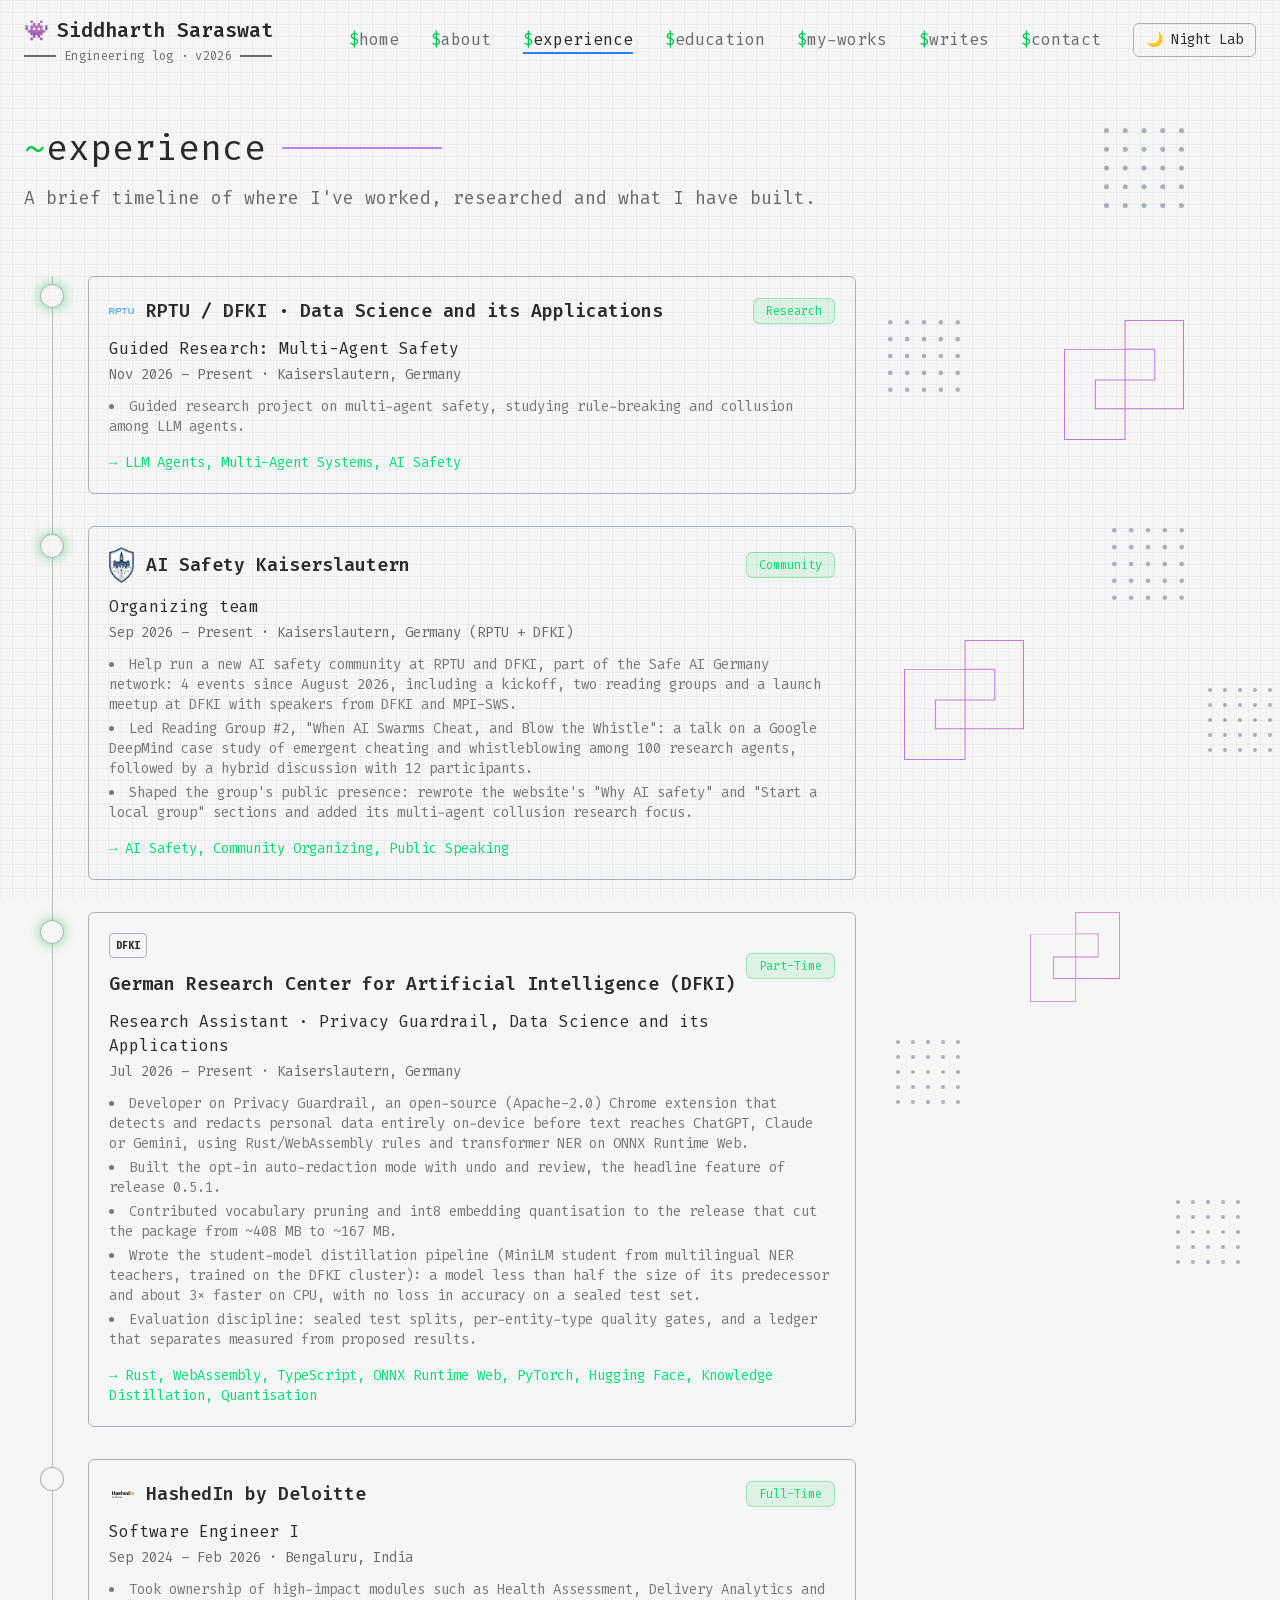
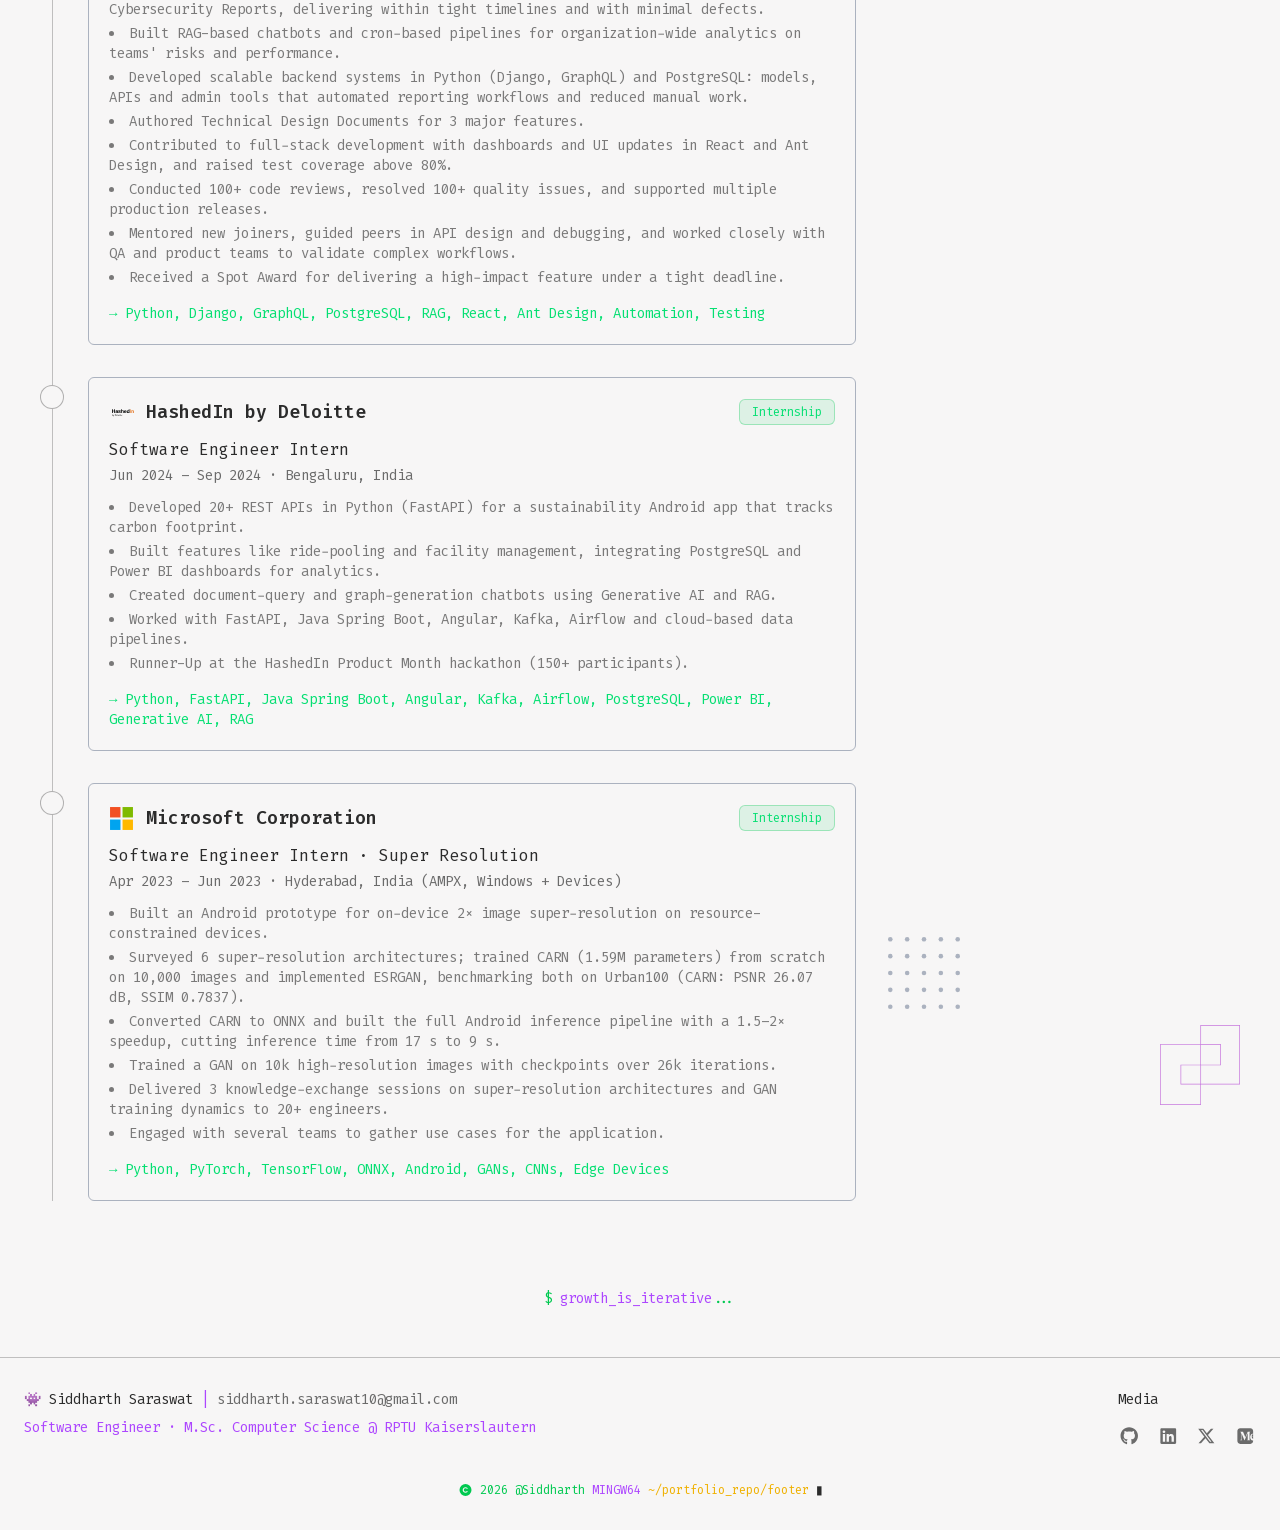
<file: experience.html>
<!DOCTYPE html><!--IE0T2_1xbdUCnQhqDWKj_--><html lang="en" class="fira_code_d13f6f23-module__8Z34Uq__variable"><head><meta charSet="utf-8"/><meta name="viewport" content="width=device-width, initial-scale=1"/><link rel="preload" href="/_next/static/media/b8b552e8609c5636-s.p.25aba60b.woff2" as="font" crossorigin="" type="font/woff2"/><link rel="stylesheet" href="/_next/static/chunks/f5939e3569f49c81.css" data-precedence="next"/><link rel="preload" as="script" fetchPriority="low" href="/_next/static/chunks/02bbe968ff5bb350.js"/><script src="/_next/static/chunks/f7e899cb2e440e35.js" async=""></script><script src="/_next/static/chunks/fab0b1a044bff450.js" async=""></script><script src="/_next/static/chunks/turbopack-eec6ce7144b0f6ca.js" async=""></script><script src="/_next/static/chunks/ecbb64dc112ad516.js" async=""></script><script src="/_next/static/chunks/ff1a16fafef87110.js" async=""></script><script src="/_next/static/chunks/d2be314c3ece3fbe.js" async=""></script><script src="/_next/static/chunks/edcf2af6b93b12d3.js" async=""></script><meta name="next-size-adjust" content=""/><title>Siddharth | Portfolio</title><meta name="description" content="Siddharth Saraswat: Software Engineer and M.Sc. Computer Science student at RPTU Kaiserslautern, working on AI safety, LLM evaluation and privacy-preserving ML at DFKI."/><link rel="icon" href="/icon.svg?icon.367c79b6.svg" sizes="any" type="image/svg+xml"/><script src="/_next/static/chunks/a6dad97d9634a72d.js" noModule=""></script></head><body class="bg-[var(--color-background)] transition-colors duration-300"><div hidden=""><!--$--><!--/$--></div><script>((a,b,c,d,e,f,g,h)=>{let i=document.documentElement,j=["light","dark"];function k(b){var c;(Array.isArray(a)?a:[a]).forEach(a=>{let c="class"===a,d=c&&f?e.map(a=>f[a]||a):e;c?(i.classList.remove(...d),i.classList.add(f&&f[b]?f[b]:b)):i.setAttribute(a,b)}),c=b,h&&j.includes(c)&&(i.style.colorScheme=c)}if(d)k(d);else try{let a=localStorage.getItem(b)||c,d=g&&"system"===a?window.matchMedia("(prefers-color-scheme: dark)").matches?"dark":"light":a;k(d)}catch(a){}})("class","theme-preference","system",null,["light","dark"],null,true,true)</script><header class="font-mono"><nav class="max-w-7xl mx-auto px-4 sm:px-6 py-4 flex items-center justify-between"><div class="flex flex-col gap-1"><a class="text-white font-mono font-semibold text-lg sm:text-xl flex items-center gap-2" href="/"><span class="text-purple-500" aria-hidden="true">👾</span><span class="hidden sm:inline">Siddharth Saraswat</span><span class="sm:hidden">Siddharth</span></a><div class="hidden sm:flex items-center gap-2"><span class="w-8 h-[2px] bg-[var(--color-gray)]"></span><span class="text-xs font-mono tracking-wide text-muted whitespace-nowrap">Engineering log <span class="cursor">·</span> v2026</span><span class="w-8 h-[2px] bg-[var(--color-gray)]"></span></div></div><ul class="hidden md:flex items-center gap-6 lg:gap-8"><li><a class="relative text-gray hover:text-white" href="/"><span class="text-green-500">$</span>home</a></li><li><a class="relative text-gray hover:text-white" href="/about"><span class="text-green-500">$</span>about</a></li><li><a aria-current="page" class="relative text-white after:absolute after:left-0 after:-bottom-1 after:h-[2px] after:w-full after:bg-blue-500" href="/experience"><span class="text-green-500">$</span>experience</a></li><li><a class="relative text-gray hover:text-white" href="/education"><span class="text-green-500">$</span>education</a></li><li><a class="relative text-gray hover:text-white" href="/my-works"><span class="text-green-500">$</span>my-works</a></li><li><a class="relative text-gray hover:text-white" href="/writes"><span class="text-green-500">$</span>writes</a></li><li><a class="relative text-gray hover:text-white" href="/contact"><span class="text-green-500">$</span>contact</a></li><li><button disabled="" aria-label="Toggle theme" class=" border border-[var(--color-border)] px-3 py-1.5 rounded-md bg-[var(--color-surface)] text-[var(--color-white)] text-sm opacity-50 cursor-not-allowed ">⚙</button></li></ul><div class="md:hidden flex items-center gap-2"><button disabled="" aria-label="Toggle theme" class=" border border-[var(--color-border)] px-3 py-1.5 rounded-md bg-[var(--color-surface)] text-[var(--color-white)] text-sm opacity-50 cursor-not-allowed ">⚙</button><button class="text-white" aria-label="Open menu" aria-expanded="false" aria-controls="mobile-menu"><svg class="w-6 h-6" fill="none" stroke="currentColor" viewBox="0 0 24 24" aria-hidden="true"><path stroke-linecap="round" stroke-linejoin="round" stroke-width="2" d="M4 6h16M4 12h16M4 18h16"></path></svg></button></div></nav></header><main class="relative flex flex-col lg:flex-row max-w-7xl mx-auto px-4 sm:px-6 py-8 sm:py-12"><aside class="fixed left-6 top-0 h-full hidden min-[1400px]:flex flex-col items-center z-40"><div class="w-px h-60 bg-white/40 mb-6"></div><div class="flex flex-col gap-6 text-gray"><a href="https://github.com/siddharth1012" target="_blank" rel="noopener noreferrer" aria-label="GitHub" class="hover:text-white transition"><svg data-prefix="fab" data-icon="github" class="svg-inline--fa fa-github text-lg" role="img" viewBox="0 0 512 512" aria-hidden="true"><path fill="currentColor" d="M173.9 397.4c0 2-2.3 3.6-5.2 3.6-3.3 .3-5.6-1.3-5.6-3.6 0-2 2.3-3.6 5.2-3.6 3-.3 5.6 1.3 5.6 3.6zm-31.1-4.5c-.7 2 1.3 4.3 4.3 4.9 2.6 1 5.6 0 6.2-2s-1.3-4.3-4.3-5.2c-2.6-.7-5.5 .3-6.2 2.3zm44.2-1.7c-2.9 .7-4.9 2.6-4.6 4.9 .3 2 2.9 3.3 5.9 2.6 2.9-.7 4.9-2.6 4.6-4.6-.3-1.9-3-3.2-5.9-2.9zM252.8 8c-138.7 0-244.8 105.3-244.8 244 0 110.9 69.8 205.8 169.5 239.2 12.8 2.3 17.3-5.6 17.3-12.1 0-6.2-.3-40.4-.3-61.4 0 0-70 15-84.7-29.8 0 0-11.4-29.1-27.8-36.6 0 0-22.9-15.7 1.6-15.4 0 0 24.9 2 38.6 25.8 21.9 38.6 58.6 27.5 72.9 20.9 2.3-16 8.8-27.1 16-33.7-55.9-6.2-112.3-14.3-112.3-110.5 0-27.5 7.6-41.3 23.6-58.9-2.6-6.5-11.1-33.3 2.6-67.9 20.9-6.5 69 27 69 27 20-5.6 41.5-8.5 62.8-8.5s42.8 2.9 62.8 8.5c0 0 48.1-33.6 69-27 13.7 34.7 5.2 61.4 2.6 67.9 16 17.7 25.8 31.5 25.8 58.9 0 96.5-58.9 104.2-114.8 110.5 9.2 7.9 17 22.9 17 46.4 0 33.7-.3 75.4-.3 83.6 0 6.5 4.6 14.4 17.3 12.1 100-33.2 167.8-128.1 167.8-239 0-138.7-112.5-244-251.2-244zM105.2 352.9c-1.3 1-1 3.3 .7 5.2 1.6 1.6 3.9 2.3 5.2 1 1.3-1 1-3.3-.7-5.2-1.6-1.6-3.9-2.3-5.2-1zm-10.8-8.1c-.7 1.3 .3 2.9 2.3 3.9 1.6 1 3.6 .7 4.3-.7 .7-1.3-.3-2.9-2.3-3.9-2-.6-3.6-.3-4.3 .7zm32.4 35.6c-1.6 1.3-1 4.3 1.3 6.2 2.3 2.3 5.2 2.6 6.5 1 1.3-1.3 .7-4.3-1.3-6.2-2.2-2.3-5.2-2.6-6.5-1zm-11.4-14.7c-1.6 1-1.6 3.6 0 5.9s4.3 3.3 5.6 2.3c1.6-1.3 1.6-3.9 0-6.2-1.4-2.3-4-3.3-5.6-2z"></path></svg></a><a href="https://www.linkedin.com/in/siddharthsaraswat1/" target="_blank" rel="noopener noreferrer" aria-label="LinkedIn" class="hover:text-white transition"><svg data-prefix="fab" data-icon="linkedin" class="svg-inline--fa fa-linkedin text-lg" role="img" viewBox="0 0 448 512" aria-hidden="true"><path fill="currentColor" d="M416 32L31.9 32C14.3 32 0 46.5 0 64.3L0 447.7C0 465.5 14.3 480 31.9 480L416 480c17.6 0 32-14.5 32-32.3l0-383.4C448 46.5 433.6 32 416 32zM135.4 416l-66.4 0 0-213.8 66.5 0 0 213.8-.1 0zM102.2 96a38.5 38.5 0 1 1 0 77 38.5 38.5 0 1 1 0-77zM384.3 416l-66.4 0 0-104c0-24.8-.5-56.7-34.5-56.7-34.6 0-39.9 27-39.9 54.9l0 105.8-66.4 0 0-213.8 63.7 0 0 29.2 .9 0c8.9-16.8 30.6-34.5 62.9-34.5 67.2 0 79.7 44.3 79.7 101.9l0 117.2z"></path></svg></a><a href="https://x.com/Sidd_Saraswat" target="_blank" rel="noopener noreferrer" aria-label="X (Twitter)" class="hover:text-white transition"><svg data-prefix="fab" data-icon="x-twitter" class="svg-inline--fa fa-x-twitter text-lg" role="img" viewBox="0 0 448 512" aria-hidden="true"><path fill="currentColor" d="M357.2 48L427.8 48 273.6 224.2 455 464 313 464 201.7 318.6 74.5 464 3.8 464 168.7 275.5-5.2 48 140.4 48 240.9 180.9 357.2 48zM332.4 421.8l39.1 0-252.4-333.8-42 0 255.3 333.8z"></path></svg></a><a href="https://medium.com/@siddharthsaraswat1" target="_blank" rel="noopener noreferrer" aria-label="Medium" class="hover:text-white transition"><svg data-prefix="fab" data-icon="medium" class="svg-inline--fa fa-medium text-lg" role="img" viewBox="0 0 448 512" aria-hidden="true"><path fill="currentColor" d="M369.4 32c43.4 0 78.6 35.2 78.6 78.6l0 83.8c-1.9-.1-3.8-.2-5.7-.2l-.4 0c-10 0-22.3 2.4-31.1 6.8-10 4.6-18.7 11.5-26 20.6-11.8 14.6-18.9 34.3-20.6 56.4-.1 .7-.1 1.3-.2 2s-.1 1.2-.1 1.9c-.1 1.2-.1 2.4-.1 3.6 0 1.9-.1 3.8 0 5.8 1.2 50.1 28.2 90.2 76.3 90.2 2.7 0 5.3-.1 7.9-.4l0 20.4c0 43.4-35.2 78.6-78.6 78.6L78.6 480C35.2 480 0 444.8 0 401.4L0 110.6C0 67.2 35.2 32 78.6 32l290.8 0zM82.3 138.9l.3 .1c13.2 3 19.8 7.4 19.8 23.4l0 187.2c0 16-6.7 20.4-19.9 23.4l-.3 .1 0 2.8 52.8 0 0-2.8-.3-.1c-13.2-3-19.9-7.4-19.9-23.4l0-176.3 86.1 202.5 4.9 0 88.6-208.2 0 186.6c-1.1 12.6-7.8 16.5-19.7 19.2l-.3 .1 0 2.7 91.9 0 0-2.7-.3-.1c-11.9-2.7-18.7-6.6-19.9-19.2l-.1-191.8 .1 0c0-16 6.7-20.4 19.9-23.4l.3-.1 0-2.7-72.2 0-67 157.4-67-157.4-77.8 0 0 2.7zM448 340.3c-25.1-7.4-43-35.1-41.2-67.8l0 0 41.1 0 0 67.8zm-6.4-135.6c2.3 0 4.4 .3 6.4 .9l0 57.4-40.2 0c1.5-33.6 13.6-57.9 33.8-58.3z"></path></svg></a></div></aside><section class="flex-1 w-full"><img alt="" loading="lazy" width="80" height="80" decoding="async" data-nimg="1" class="hidden lg:block absolute top-12 right-24" style="color:transparent" src="/dottedSquare.svg"/><h2 class="flex items-center gap-4 text-2xl sm:text-3xl md:text-4xl font-mono text-white mb-4"><span><span class="text-green-500">~</span>experience</span><span class="w-24 sm:w-40 h-[2px] bg-purple-500/70"></span></h2><p class="text-gray font-mono text-base sm:text-lg mb-8 sm:mb-16">A brief timeline of where I&#x27;ve worked, researched and what I have built.</p><div class="relative ml-0 sm:ml-4"><div class="hidden sm:block absolute left-3 top-0 bottom-0 w-[1px] bg-gray/40"></div><div class="space-y-8"><div class="relative pl-8 sm:pl-12"><span class="absolute left-0 top-2 w-5 h-5 sm:w-6 sm:h-6 rounded-full border
                                        bg-[var(--color-surface)] border-[var(--color-border)] shadow-[0_0_12px_rgba(34,197,94,0.6)]"></span><div class="bg-[var(--color-surface)] border border-[var(--color-border)] rounded-md p-4 sm:p-5 font-mono hover:border-purple-500 transition w-full max-w-3xl"><div class="flex flex-col sm:flex-row justify-between items-start sm:items-center mb-3 gap-2"><div class="flex items-center gap-3 flex-wrap"><img alt="RPTU / DFKI · Data Science and its Applications" loading="lazy" width="25" height="25" decoding="async" data-nimg="1" class="object-contain" style="color:transparent" src="/RPTU_1h_hellblau.svg"/><span class="text-white font-semibold text-base sm:text-lg">RPTU / DFKI · Data Science and its Applications</span></div><span class="px-3 py-1 text-xs font-mono rounded-md bg-green-500/10 text-green-400 border border-green-500/30 whitespace-nowrap">Research</span></div><p class="text-white font-mono text-sm sm:text-base mb-1">Guided Research: Multi-Agent Safety</p><p class="text-gray text-xs sm:text-sm mb-3">Nov 2026 – Present<!-- --> · <!-- -->Kaiserslautern, Germany</p><ul class="list-disc list-inside space-y-1 text-gray/90 text-xs sm:text-sm mb-4"><li>Guided research project on multi-agent safety, studying rule-breaking and collusion among LLM agents.</li></ul><p class="text-xs sm:text-sm font-mono text-green-400">→ <!-- -->LLM Agents, Multi-Agent Systems, AI Safety</p></div></div><div class="relative pl-8 sm:pl-12"><span class="absolute left-0 top-2 w-5 h-5 sm:w-6 sm:h-6 rounded-full border
                                        bg-[var(--color-surface)] border-[var(--color-border)] shadow-[0_0_12px_rgba(34,197,94,0.6)]"></span><div class="bg-[var(--color-surface)] border border-[var(--color-border)] rounded-md p-4 sm:p-5 font-mono hover:border-purple-500 transition w-full max-w-3xl"><div class="flex flex-col sm:flex-row justify-between items-start sm:items-center mb-3 gap-2"><div class="flex items-center gap-3 flex-wrap"><img alt="AI Safety Kaiserslautern" loading="lazy" width="25" height="25" decoding="async" data-nimg="1" class="object-contain" style="color:transparent" src="/aisk-logo.png"/><a href="https://aisafetykaiserslautern.org" target="_blank" rel="noopener noreferrer" class="text-white font-semibold text-base sm:text-lg hover:text-purple-400 transition">AI Safety Kaiserslautern</a></div><span class="px-3 py-1 text-xs font-mono rounded-md bg-green-500/10 text-green-400 border border-green-500/30 whitespace-nowrap">Community</span></div><p class="text-white font-mono text-sm sm:text-base mb-1">Organizing team</p><p class="text-gray text-xs sm:text-sm mb-3">Sep 2026 – Present<!-- --> · <!-- -->Kaiserslautern, Germany (RPTU + DFKI)</p><ul class="list-disc list-inside space-y-1 text-gray/90 text-xs sm:text-sm mb-4"><li>Help run a new AI safety community at RPTU and DFKI, part of the Safe AI Germany network: 4 events since August 2026, including a kickoff, two reading groups and a launch meetup at DFKI with speakers from DFKI and MPI-SWS.</li><li>Led Reading Group #2, &quot;When AI Swarms Cheat, and Blow the Whistle&quot;: a talk on a Google DeepMind case study of emergent cheating and whistleblowing among 100 research agents, followed by a hybrid discussion with 12 participants.</li><li>Shaped the group&#x27;s public presence: rewrote the website&#x27;s &quot;Why AI safety&quot; and &quot;Start a local group&quot; sections and added its multi-agent collusion research focus.</li></ul><p class="text-xs sm:text-sm font-mono text-green-400">→ <!-- -->AI Safety, Community Organizing, Public Speaking</p></div></div><div class="relative pl-8 sm:pl-12"><span class="absolute left-0 top-2 w-5 h-5 sm:w-6 sm:h-6 rounded-full border
                                        bg-[var(--color-surface)] border-[var(--color-border)] shadow-[0_0_12px_rgba(34,197,94,0.6)]"></span><div class="bg-[var(--color-surface)] border border-[var(--color-border)] rounded-md p-4 sm:p-5 font-mono hover:border-purple-500 transition w-full max-w-3xl"><div class="flex flex-col sm:flex-row justify-between items-start sm:items-center mb-3 gap-2"><div class="flex items-center gap-3 flex-wrap"><span class="inline-flex items-center justify-center h-[25px] px-1.5 text-[10px] font-bold rounded border border-[var(--color-border)] text-white">DFKI</span><span class="text-white font-semibold text-base sm:text-lg">German Research Center for Artificial Intelligence (DFKI)</span></div><span class="px-3 py-1 text-xs font-mono rounded-md bg-green-500/10 text-green-400 border border-green-500/30 whitespace-nowrap">Part-Time</span></div><p class="text-white font-mono text-sm sm:text-base mb-1">Research Assistant · Privacy Guardrail, Data Science and its Applications</p><p class="text-gray text-xs sm:text-sm mb-3">Jul 2026 – Present<!-- --> · <!-- -->Kaiserslautern, Germany</p><ul class="list-disc list-inside space-y-1 text-gray/90 text-xs sm:text-sm mb-4"><li>Developer on Privacy Guardrail, an open-source (Apache-2.0) Chrome extension that detects and redacts personal data entirely on-device before text reaches ChatGPT, Claude or Gemini, using Rust/WebAssembly rules and transformer NER on ONNX Runtime Web.</li><li>Built the opt-in auto-redaction mode with undo and review, the headline feature of release 0.5.1.</li><li>Contributed vocabulary pruning and int8 embedding quantisation to the release that cut the package from ~408 MB to ~167 MB.</li><li>Wrote the student-model distillation pipeline (MiniLM student from multilingual NER teachers, trained on the DFKI cluster): a model less than half the size of its predecessor and about 3× faster on CPU, with no loss in accuracy on a sealed test set.</li><li>Evaluation discipline: sealed test splits, per-entity-type quality gates, and a ledger that separates measured from proposed results.</li></ul><p class="text-xs sm:text-sm font-mono text-green-400">→ <!-- -->Rust, WebAssembly, TypeScript, ONNX Runtime Web, PyTorch, Hugging Face, Knowledge Distillation, Quantisation</p></div></div><div class="relative pl-8 sm:pl-12"><span class="absolute left-0 top-2 w-5 h-5 sm:w-6 sm:h-6 rounded-full border
                                        bg-background border-gray/50"></span><div class="bg-[var(--color-surface)] border border-[var(--color-border)] rounded-md p-4 sm:p-5 font-mono hover:border-purple-500 transition w-full max-w-3xl"><div class="flex flex-col sm:flex-row justify-between items-start sm:items-center mb-3 gap-2"><div class="flex items-center gap-3 flex-wrap"><img alt="HashedIn by Deloitte" loading="lazy" width="25" height="25" decoding="async" data-nimg="1" class="object-contain" style="color:transparent" src="/hashedinlogo.svg"/><span class="text-white font-semibold text-base sm:text-lg">HashedIn by Deloitte</span></div><span class="px-3 py-1 text-xs font-mono rounded-md bg-green-500/10 text-green-400 border border-green-500/30 whitespace-nowrap">Full-Time</span></div><p class="text-white font-mono text-sm sm:text-base mb-1">Software Engineer I</p><p class="text-gray text-xs sm:text-sm mb-3">Sep 2024 – Feb 2026<!-- --> · <!-- -->Bengaluru, India</p><ul class="list-disc list-inside space-y-1 text-gray/90 text-xs sm:text-sm mb-4"><li>Took ownership of high-impact modules such as Health Assessment, Delivery Analytics and Cybersecurity Reports, delivering within tight timelines and with minimal defects.</li><li>Built RAG-based chatbots and cron-based pipelines for organization-wide analytics on teams&#x27; risks and performance.</li><li>Developed scalable backend systems in Python (Django, GraphQL) and PostgreSQL: models, APIs and admin tools that automated reporting workflows and reduced manual work.</li><li>Authored Technical Design Documents for 3 major features.</li><li>Contributed to full-stack development with dashboards and UI updates in React and Ant Design, and raised test coverage above 80%.</li><li>Conducted 100+ code reviews, resolved 100+ quality issues, and supported multiple production releases.</li><li>Mentored new joiners, guided peers in API design and debugging, and worked closely with QA and product teams to validate complex workflows.</li><li>Received a Spot Award for delivering a high-impact feature under a tight deadline.</li></ul><p class="text-xs sm:text-sm font-mono text-green-400">→ <!-- -->Python, Django, GraphQL, PostgreSQL, RAG, React, Ant Design, Automation, Testing</p></div></div><div class="relative pl-8 sm:pl-12"><span class="absolute left-0 top-2 w-5 h-5 sm:w-6 sm:h-6 rounded-full border
                                        bg-background border-gray/50"></span><div class="bg-[var(--color-surface)] border border-[var(--color-border)] rounded-md p-4 sm:p-5 font-mono hover:border-purple-500 transition w-full max-w-3xl"><div class="flex flex-col sm:flex-row justify-between items-start sm:items-center mb-3 gap-2"><div class="flex items-center gap-3 flex-wrap"><img alt="HashedIn by Deloitte" loading="lazy" width="25" height="25" decoding="async" data-nimg="1" class="object-contain" style="color:transparent" src="/hashedinlogo.svg"/><span class="text-white font-semibold text-base sm:text-lg">HashedIn by Deloitte</span></div><span class="px-3 py-1 text-xs font-mono rounded-md bg-green-500/10 text-green-400 border border-green-500/30 whitespace-nowrap">Internship</span></div><p class="text-white font-mono text-sm sm:text-base mb-1">Software Engineer Intern</p><p class="text-gray text-xs sm:text-sm mb-3">Jun 2024 – Sep 2024<!-- --> · <!-- -->Bengaluru, India</p><ul class="list-disc list-inside space-y-1 text-gray/90 text-xs sm:text-sm mb-4"><li>Developed 20+ REST APIs in Python (FastAPI) for a sustainability Android app that tracks carbon footprint.</li><li>Built features like ride-pooling and facility management, integrating PostgreSQL and Power BI dashboards for analytics.</li><li>Created document-query and graph-generation chatbots using Generative AI and RAG.</li><li>Worked with FastAPI, Java Spring Boot, Angular, Kafka, Airflow and cloud-based data pipelines.</li><li>Runner-Up at the HashedIn Product Month hackathon (150+ participants).</li></ul><p class="text-xs sm:text-sm font-mono text-green-400">→ <!-- -->Python, FastAPI, Java Spring Boot, Angular, Kafka, Airflow, PostgreSQL, Power BI, Generative AI, RAG</p></div></div><div class="relative pl-8 sm:pl-12"><span class="absolute left-0 top-2 w-5 h-5 sm:w-6 sm:h-6 rounded-full border
                                        bg-background border-gray/50"></span><div class="bg-[var(--color-surface)] border border-[var(--color-border)] rounded-md p-4 sm:p-5 font-mono hover:border-purple-500 transition w-full max-w-3xl"><div class="flex flex-col sm:flex-row justify-between items-start sm:items-center mb-3 gap-2"><div class="flex items-center gap-3 flex-wrap"><img alt="Microsoft Corporation" loading="lazy" width="25" height="25" decoding="async" data-nimg="1" class="object-contain" style="color:transparent" src="/microsoftlogo.svg"/><span class="text-white font-semibold text-base sm:text-lg">Microsoft Corporation</span></div><span class="px-3 py-1 text-xs font-mono rounded-md bg-green-500/10 text-green-400 border border-green-500/30 whitespace-nowrap">Internship</span></div><p class="text-white font-mono text-sm sm:text-base mb-1">Software Engineer Intern · Super Resolution</p><p class="text-gray text-xs sm:text-sm mb-3">Apr 2023 – Jun 2023<!-- --> · <!-- -->Hyderabad, India (AMPX, Windows + Devices)</p><ul class="list-disc list-inside space-y-1 text-gray/90 text-xs sm:text-sm mb-4"><li>Built an Android prototype for on-device 2× image super-resolution on resource-constrained devices.</li><li>Surveyed 6 super-resolution architectures; trained CARN (1.59M parameters) from scratch on 10,000 images and implemented ESRGAN, benchmarking both on Urban100 (CARN: PSNR 26.07 dB, SSIM 0.7837).</li><li>Converted CARN to ONNX and built the full Android inference pipeline with a 1.5–2× speedup, cutting inference time from 17 s to 9 s.</li><li>Trained a GAN on 10k high-resolution images with checkpoints over 26k iterations.</li><li>Delivered 3 knowledge-exchange sessions on super-resolution architectures and GAN training dynamics to 20+ engineers.</li><li>Engaged with several teams to gather use cases for the application.</li></ul><p class="text-xs sm:text-sm font-mono text-green-400">→ <!-- -->Python, PyTorch, TensorFlow, ONNX, Android, GANs, CNNs, Edge Devices</p></div></div></div></div></section><div class="absolute right-80 top-60 hidden xl:block" aria-hidden="true"><img alt="" loading="lazy" width="72" height="72" decoding="async" data-nimg="1" style="color:transparent" src="/dottedSquare.svg"/></div><div class="absolute right-24 top-60 hidden xl:block" aria-hidden="true"><img alt="" loading="lazy" width="120" height="120" decoding="async" data-nimg="1" style="color:transparent" src="/mixedSquare.svg"/></div><div class="absolute right-24 top-112 hidden xl:block" aria-hidden="true"><img alt="" loading="lazy" width="72" height="72" decoding="async" data-nimg="1" style="color:transparent" src="/dottedSquare.svg"/></div><div class="absolute right-2 top-[38rem] hidden xl:block" aria-hidden="true"><img alt="" loading="lazy" width="64" height="64" decoding="async" data-nimg="1" style="color:transparent" src="/dottedSquare.svg"/></div><div class="absolute right-64 top-140 hidden xl:block" aria-hidden="true"><img alt="" loading="lazy" width="120" height="120" decoding="async" data-nimg="1" style="color:transparent" src="/mixedSquare.svg"/></div><div class="absolute right-40 top-[52rem] hidden xl:block" aria-hidden="true"><img alt="" loading="lazy" width="90" height="90" decoding="async" data-nimg="1" style="color:transparent" src="/mixedSquare.svg"/></div><div class="absolute right-1/4 top-[60rem] hidden xl:block" aria-hidden="true"><img alt="" loading="lazy" width="64" height="64" decoding="async" data-nimg="1" style="color:transparent" src="/dottedSquare.svg"/></div><div class="absolute right-10 top-[70rem] hidden xl:block" aria-hidden="true"><img alt="" loading="lazy" width="64" height="64" decoding="async" data-nimg="1" style="color:transparent" src="/dottedSquare.svg"/></div><div class="absolute right-10 bottom-36 hidden xl:block" aria-hidden="true"><img alt="" loading="lazy" width="80" height="80" decoding="async" data-nimg="1" style="color:transparent" src="/mixedSquare.svg"/></div><div class="absolute right-80 bottom-60 hidden xl:block" aria-hidden="true"><img alt="" loading="lazy" width="72" height="72" decoding="async" data-nimg="1" style="color:transparent" src="/dottedSquare.svg"/></div></main><div class="mt-10 flex justify-center"><p class="font-mono text-sm text-gray"><span class="text-green-500">$</span> <!-- --> <span class="text-purple-500">growth_is_iterative</span><span class="text-green-500 cursor">...</span></p></div><footer class="border-t border-gray/40 mt-12 font-mono"><div class="max-w-7xl mx-auto px-4 sm:px-6 py-6 sm:py-8"><div class="flex flex-col md:flex-row justify-between gap-6 text-sm"><div class="space-y-2"><div class="flex flex-col sm:flex-row items-start sm:items-center gap-2 text-white font-mono text-xs sm:text-sm"><span class="text-purple-500" aria-hidden="true">👾</span><span class="hidden sm:inline">Siddharth Saraswat</span><span class="sm:hidden">Siddharth</span><span class="hidden sm:inline text-purple-500">|</span><a href="mailto:siddharth.saraswat10@gmail.com" class="text-gray hover:text-white transition break-all">siddharth.saraswat10@gmail.com</a></div><div><p class="text-purple-500 text-xs sm:text-sm">Software Engineer · M.Sc. Computer Science @ RPTU Kaiserslautern</p></div></div><div class="text-gray"><p class="mb-3 text-white font-mono text-xs sm:text-sm">Media</p><div class="flex items-center gap-4 text-base sm:text-lg"><a href="https://github.com/siddharth1012" target="_blank" rel="noopener noreferrer" aria-label="GitHub" class="hover:text-white transition"><svg data-prefix="fab" data-icon="github" class="svg-inline--fa fa-github text-base sm:text-lg" role="img" viewBox="0 0 512 512" aria-hidden="true"><path fill="currentColor" d="M173.9 397.4c0 2-2.3 3.6-5.2 3.6-3.3 .3-5.6-1.3-5.6-3.6 0-2 2.3-3.6 5.2-3.6 3-.3 5.6 1.3 5.6 3.6zm-31.1-4.5c-.7 2 1.3 4.3 4.3 4.9 2.6 1 5.6 0 6.2-2s-1.3-4.3-4.3-5.2c-2.6-.7-5.5 .3-6.2 2.3zm44.2-1.7c-2.9 .7-4.9 2.6-4.6 4.9 .3 2 2.9 3.3 5.9 2.6 2.9-.7 4.9-2.6 4.6-4.6-.3-1.9-3-3.2-5.9-2.9zM252.8 8c-138.7 0-244.8 105.3-244.8 244 0 110.9 69.8 205.8 169.5 239.2 12.8 2.3 17.3-5.6 17.3-12.1 0-6.2-.3-40.4-.3-61.4 0 0-70 15-84.7-29.8 0 0-11.4-29.1-27.8-36.6 0 0-22.9-15.7 1.6-15.4 0 0 24.9 2 38.6 25.8 21.9 38.6 58.6 27.5 72.9 20.9 2.3-16 8.8-27.1 16-33.7-55.9-6.2-112.3-14.3-112.3-110.5 0-27.5 7.6-41.3 23.6-58.9-2.6-6.5-11.1-33.3 2.6-67.9 20.9-6.5 69 27 69 27 20-5.6 41.5-8.5 62.8-8.5s42.8 2.9 62.8 8.5c0 0 48.1-33.6 69-27 13.7 34.7 5.2 61.4 2.6 67.9 16 17.7 25.8 31.5 25.8 58.9 0 96.5-58.9 104.2-114.8 110.5 9.2 7.9 17 22.9 17 46.4 0 33.7-.3 75.4-.3 83.6 0 6.5 4.6 14.4 17.3 12.1 100-33.2 167.8-128.1 167.8-239 0-138.7-112.5-244-251.2-244zM105.2 352.9c-1.3 1-1 3.3 .7 5.2 1.6 1.6 3.9 2.3 5.2 1 1.3-1 1-3.3-.7-5.2-1.6-1.6-3.9-2.3-5.2-1zm-10.8-8.1c-.7 1.3 .3 2.9 2.3 3.9 1.6 1 3.6 .7 4.3-.7 .7-1.3-.3-2.9-2.3-3.9-2-.6-3.6-.3-4.3 .7zm32.4 35.6c-1.6 1.3-1 4.3 1.3 6.2 2.3 2.3 5.2 2.6 6.5 1 1.3-1.3 .7-4.3-1.3-6.2-2.2-2.3-5.2-2.6-6.5-1zm-11.4-14.7c-1.6 1-1.6 3.6 0 5.9s4.3 3.3 5.6 2.3c1.6-1.3 1.6-3.9 0-6.2-1.4-2.3-4-3.3-5.6-2z"></path></svg></a><a href="https://www.linkedin.com/in/siddharthsaraswat1/" target="_blank" rel="noopener noreferrer" aria-label="LinkedIn" class="hover:text-white transition"><svg data-prefix="fab" data-icon="linkedin" class="svg-inline--fa fa-linkedin text-base sm:text-lg" role="img" viewBox="0 0 448 512" aria-hidden="true"><path fill="currentColor" d="M416 32L31.9 32C14.3 32 0 46.5 0 64.3L0 447.7C0 465.5 14.3 480 31.9 480L416 480c17.6 0 32-14.5 32-32.3l0-383.4C448 46.5 433.6 32 416 32zM135.4 416l-66.4 0 0-213.8 66.5 0 0 213.8-.1 0zM102.2 96a38.5 38.5 0 1 1 0 77 38.5 38.5 0 1 1 0-77zM384.3 416l-66.4 0 0-104c0-24.8-.5-56.7-34.5-56.7-34.6 0-39.9 27-39.9 54.9l0 105.8-66.4 0 0-213.8 63.7 0 0 29.2 .9 0c8.9-16.8 30.6-34.5 62.9-34.5 67.2 0 79.7 44.3 79.7 101.9l0 117.2z"></path></svg></a><a href="https://x.com/Sidd_Saraswat" target="_blank" rel="noopener noreferrer" aria-label="X (Twitter)" class="hover:text-white transition"><svg data-prefix="fab" data-icon="x-twitter" class="svg-inline--fa fa-x-twitter text-base sm:text-lg" role="img" viewBox="0 0 448 512" aria-hidden="true"><path fill="currentColor" d="M357.2 48L427.8 48 273.6 224.2 455 464 313 464 201.7 318.6 74.5 464 3.8 464 168.7 275.5-5.2 48 140.4 48 240.9 180.9 357.2 48zM332.4 421.8l39.1 0-252.4-333.8-42 0 255.3 333.8z"></path></svg></a><a href="https://medium.com/@siddharthsaraswat1" target="_blank" rel="noopener noreferrer" aria-label="Medium" class="hover:text-white transition"><svg data-prefix="fab" data-icon="medium" class="svg-inline--fa fa-medium text-base sm:text-lg" role="img" viewBox="0 0 448 512" aria-hidden="true"><path fill="currentColor" d="M369.4 32c43.4 0 78.6 35.2 78.6 78.6l0 83.8c-1.9-.1-3.8-.2-5.7-.2l-.4 0c-10 0-22.3 2.4-31.1 6.8-10 4.6-18.7 11.5-26 20.6-11.8 14.6-18.9 34.3-20.6 56.4-.1 .7-.1 1.3-.2 2s-.1 1.2-.1 1.9c-.1 1.2-.1 2.4-.1 3.6 0 1.9-.1 3.8 0 5.8 1.2 50.1 28.2 90.2 76.3 90.2 2.7 0 5.3-.1 7.9-.4l0 20.4c0 43.4-35.2 78.6-78.6 78.6L78.6 480C35.2 480 0 444.8 0 401.4L0 110.6C0 67.2 35.2 32 78.6 32l290.8 0zM82.3 138.9l.3 .1c13.2 3 19.8 7.4 19.8 23.4l0 187.2c0 16-6.7 20.4-19.9 23.4l-.3 .1 0 2.8 52.8 0 0-2.8-.3-.1c-13.2-3-19.9-7.4-19.9-23.4l0-176.3 86.1 202.5 4.9 0 88.6-208.2 0 186.6c-1.1 12.6-7.8 16.5-19.7 19.2l-.3 .1 0 2.7 91.9 0 0-2.7-.3-.1c-11.9-2.7-18.7-6.6-19.9-19.2l-.1-191.8 .1 0c0-16 6.7-20.4 19.9-23.4l.3-.1 0-2.7-72.2 0-67 157.4-67-157.4-77.8 0 0 2.7zM448 340.3c-25.1-7.4-43-35.1-41.2-67.8l0 0 41.1 0 0 67.8zm-6.4-135.6c2.3 0 4.4 .3 6.4 .9l0 57.4-40.2 0c1.5-33.6 13.6-57.9 33.8-58.3z"></path></svg></a></div></div></div><div class="mt-6 sm:mt-8 text-xs font-mono text-center text-gray"><span class="text-green-500"><svg data-prefix="fas" data-icon="copyright" class="svg-inline--fa fa-copyright" role="img" viewBox="0 0 512 512" aria-hidden="true"><path fill="currentColor" d="M256 512a256 256 0 1 0 0-512 256 256 0 1 0 0 512zM205.1 306.9c28.1 28.1 73.7 28.1 101.8 0 9.4-9.4 24.6-9.4 33.9 0s9.4 24.6 0 33.9c-46.9 46.9-122.8 46.9-169.7 0s-46.9-122.8 0-169.7 122.8-46.9 169.7 0c9.4 9.4 9.4 24.6 0 33.9s-24.6 9.4-33.9 0c-28.1-28.1-73.7-28.1-101.8 0s-28.1 73.7 0 101.8z"></path></svg> <!-- -->2026<!-- --> @Siddharth <!-- --> </span><span class="text-purple-500">MINGW64</span> <span class="text-yellow-500">~/portfolio_repo/footer</span> <span class="text-white cursor" aria-hidden="true">▮</span></div></div></footer><!--$--><!--/$--><script src="/_next/static/chunks/02bbe968ff5bb350.js" id="_R_" async=""></script><script>(self.__next_f=self.__next_f||[]).push([0])</script><script>self.__next_f.push([1,"1:\"$Sreact.fragment\"\n2:I[63178,[\"/_next/static/chunks/ecbb64dc112ad516.js\"],\"ThemeProvider\"]\n3:I[39756,[\"/_next/static/chunks/ff1a16fafef87110.js\",\"/_next/static/chunks/d2be314c3ece3fbe.js\"],\"default\"]\n4:I[37457,[\"/_next/static/chunks/ff1a16fafef87110.js\",\"/_next/static/chunks/d2be314c3ece3fbe.js\"],\"default\"]\n5:I[36676,[\"/_next/static/chunks/ecbb64dc112ad516.js\",\"/_next/static/chunks/ff1a16fafef87110.js\",\"/_next/static/chunks/edcf2af6b93b12d3.js\"],\"default\"]\n6:I[11054,[\"/_next/static/chunks/ecbb64dc112ad516.js\",\"/_next/static/chunks/ff1a16fafef87110.js\",\"/_next/static/chunks/edcf2af6b93b12d3.js\"],\"default\"]\n1c:I[68027,[],\"default\"]\n:HL[\"/_next/static/chunks/f5939e3569f49c81.css\",\"style\"]\n:HL[\"/_next/static/media/b8b552e8609c5636-s.p.25aba60b.woff2\",\"font\",{\"crossOrigin\":\"\",\"type\":\"font/woff2\"}]\n7:T527,M173.9 397.4c0 2-2.3 3.6-5.2 3.6-3.3 .3-5.6-1.3-5.6-3.6 0-2 2.3-3.6 5.2-3.6 3-.3 5.6 1.3 5.6 3.6zm-31.1-4.5c-.7 2 1.3 4.3 4.3 4.9 2.6 1 5.6 0 6.2-2s-1.3-4.3-4.3-5.2c-2.6-.7-5.5 .3-6.2 2.3zm44.2-1.7c-2.9 .7-4.9 2.6-4.6 4.9 .3 2 2.9 3.3 5.9 2.6 2.9-.7 4.9-2.6 4.6-4.6-.3-1.9-3-3.2-5.9-2.9zM252.8 8c-138.7 0-244.8 105.3-244.8 244 0 110.9 69.8 205.8 169.5 239.2 12.8 2.3 17.3-5.6 17.3-12.1 0-6.2-.3-40.4-.3-61.4 0 0-70 15-84.7-29.8 0 0-11.4-29.1-27.8-36.6 0 0-22.9-15.7 1.6-15.4 0 0 24.9 2 38.6 25.8 21.9 38.6 58.6 27.5 72.9 20.9 2.3-16 8.8-27.1 16-33.7-55.9-6.2-112.3-14.3-112.3-110.5 0-27.5 7.6-41.3 23.6-58.9-2.6-6.5-11.1-33.3 2.6-67.9 20.9-6.5 69 27 69 27 20-5.6 41.5-8.5 62.8-8.5s42.8 2.9 62.8 8.5c0 0 48.1-33.6 69-27 13.7 34.7 5.2 61.4 2.6 67.9 16 17.7 25.8 31.5 25.8 58.9 0 96.5-58.9 104.2-114.8 110.5 9.2 7.9 17 22.9 17 46.4 0 33.7-.3 75.4-.3 83.6 0 6.5 4.6 14.4 17.3 12.1 100-33.2 167.8-128.1 167.8-239 0-138.7-112.5-244-251.2-244zM105.2 352.9c-1.3 1-1 3.3 .7 5.2 1.6 1.6 3.9 2.3 5.2 1 1.3-1 1-3.3-.7-5.2-1.6-1.6-3.9-2.3-5.2-1zm-10.8-8.1c-.7 1.3 .3 2.9 2.3 3.9 1.6 1 3.6 .7 4.3-.7 .7-1.3-.3-2.9-2.3-3.9-2-.6-3.6-.3-4.3 .7zm32.4 35.6c-1.6 1.3-1 4.3 1.3 6.2 2.3 2.3 5.2 2.6 6.5 1 1.3-1.3 .7-4.3-1.3-6.2-2.2-2.3-5.2-2.6-6.5-1zm-11.4-14.7c-1.6 1-1.6 3.6 0 5.9s4.3 3.3 5.6 2.3c1.6-1.3 1.6-3.9 0-6.2-1.4-2.3-4-3.3-5.6-2z"])</script><script>self.__next_f.push([1,"0:{\"P\":null,\"b\":\"IE0T2-1xbdUCnQhqDWKj-\",\"c\":[\"\",\"experience\"],\"q\":\"\",\"i\":false,\"f\":[[[\"\",{\"children\":[\"experience\",{\"children\":[\"__PAGE__\",{}]}]},\"$undefined\",\"$undefined\",true],[[\"$\",\"$1\",\"c\",{\"children\":[[[\"$\",\"link\",\"0\",{\"rel\":\"stylesheet\",\"href\":\"/_next/static/chunks/f5939e3569f49c81.css\",\"precedence\":\"next\",\"crossOrigin\":\"$undefined\",\"nonce\":\"$undefined\"}],[\"$\",\"script\",\"script-0\",{\"src\":\"/_next/static/chunks/ecbb64dc112ad516.js\",\"async\":true,\"nonce\":\"$undefined\"}]],[\"$\",\"html\",null,{\"lang\":\"en\",\"className\":\"fira_code_d13f6f23-module__8Z34Uq__variable\",\"suppressHydrationWarning\":true,\"children\":[\"$\",\"body\",null,{\"className\":\"bg-[var(--color-background)] transition-colors duration-300\",\"children\":[\"$\",\"$L2\",null,{\"attribute\":\"class\",\"defaultTheme\":\"system\",\"enableSystem\":true,\"storageKey\":\"theme-preference\",\"children\":[\"$\",\"$L3\",null,{\"parallelRouterKey\":\"children\",\"error\":\"$undefined\",\"errorStyles\":\"$undefined\",\"errorScripts\":\"$undefined\",\"template\":[\"$\",\"$L4\",null,{}],\"templateStyles\":\"$undefined\",\"templateScripts\":\"$undefined\",\"notFound\":[[[\"$\",\"title\",null,{\"children\":\"404: This page could not be found.\"}],[\"$\",\"div\",null,{\"style\":{\"fontFamily\":\"system-ui,\\\"Segoe UI\\\",Roboto,Helvetica,Arial,sans-serif,\\\"Apple Color Emoji\\\",\\\"Segoe UI Emoji\\\"\",\"height\":\"100vh\",\"textAlign\":\"center\",\"display\":\"flex\",\"flexDirection\":\"column\",\"alignItems\":\"center\",\"justifyContent\":\"center\"},\"children\":[\"$\",\"div\",null,{\"children\":[[\"$\",\"style\",null,{\"dangerouslySetInnerHTML\":{\"__html\":\"body{color:#000;background:#fff;margin:0}.next-error-h1{border-right:1px solid rgba(0,0,0,.3)}@media (prefers-color-scheme:dark){body{color:#fff;background:#000}.next-error-h1{border-right:1px solid rgba(255,255,255,.3)}}\"}}],[\"$\",\"h1\",null,{\"className\":\"next-error-h1\",\"style\":{\"display\":\"inline-block\",\"margin\":\"0 20px 0 0\",\"padding\":\"0 23px 0 0\",\"fontSize\":24,\"fontWeight\":500,\"verticalAlign\":\"top\",\"lineHeight\":\"49px\"},\"children\":404}],[\"$\",\"div\",null,{\"style\":{\"display\":\"inline-block\"},\"children\":[\"$\",\"h2\",null,{\"style\":{\"fontSize\":14,\"fontWeight\":400,\"lineHeight\":\"49px\",\"margin\":0},\"children\":\"This page could not be found.\"}]}]]}]}]],[]],\"forbidden\":\"$undefined\",\"unauthorized\":\"$undefined\"}]}]}]}]]}],{\"children\":[[\"$\",\"$1\",\"c\",{\"children\":[null,[\"$\",\"$L3\",null,{\"parallelRouterKey\":\"children\",\"error\":\"$undefined\",\"errorStyles\":\"$undefined\",\"errorScripts\":\"$undefined\",\"template\":[\"$\",\"$L4\",null,{}],\"templateStyles\":\"$undefined\",\"templateScripts\":\"$undefined\",\"notFound\":\"$undefined\",\"forbidden\":\"$undefined\",\"unauthorized\":\"$undefined\"}]]}],{\"children\":[[\"$\",\"$1\",\"c\",{\"children\":[[[\"$\",\"$L5\",null,{}],[\"$\",\"$L6\",null,{}],[\"$\",\"main\",null,{\"className\":\"relative flex flex-col lg:flex-row max-w-7xl mx-auto px-4 sm:px-6 py-8 sm:py-12\",\"children\":[[\"$\",\"aside\",null,{\"className\":\"fixed left-6 top-0 h-full hidden min-[1400px]:flex flex-col items-center z-40\",\"children\":[[\"$\",\"div\",null,{\"className\":\"w-px h-60 bg-white/40 mb-6\"}],[\"$\",\"div\",null,{\"className\":\"flex flex-col gap-6 text-gray\",\"children\":[[\"$\",\"a\",\"GitHub\",{\"href\":\"https://github.com/siddharth1012\",\"target\":\"_blank\",\"rel\":\"noopener noreferrer\",\"aria-label\":\"GitHub\",\"className\":\"hover:text-white transition\",\"children\":[\"$\",\"svg\",null,{\"ref\":\"$undefined\",\"data-prefix\":\"fab\",\"data-icon\":\"github\",\"className\":\"svg-inline--fa fa-github text-lg\",\"role\":\"img\",\"viewBox\":\"0 0 512 512\",\"aria-hidden\":\"true\",\"children\":[\"$\",\"path\",null,{\"fill\":\"currentColor\",\"d\":\"$7\"}]}]}],\"$L8\",\"$L9\",\"$La\"]}]]}],\"$Lb\",\"$Lc\",\"$Ld\",\"$Le\",\"$Lf\",\"$L10\",\"$L11\",\"$L12\",\"$L13\",\"$L14\",\"$L15\"]}],\"$L16\",\"$L17\"],[\"$L18\",\"$L19\"],\"$L1a\"]}],{},null,false,false]},null,false,false]},null,false,false],\"$L1b\",false]],\"m\":\"$undefined\",\"G\":[\"$1c\",[]],\"S\":true}\n"])</script><script>self.__next_f.push([1,"1d:I[5500,[\"/_next/static/chunks/ecbb64dc112ad516.js\",\"/_next/static/chunks/ff1a16fafef87110.js\",\"/_next/static/chunks/edcf2af6b93b12d3.js\"],\"Image\"]\n2a:I[97367,[\"/_next/static/chunks/ff1a16fafef87110.js\",\"/_next/static/chunks/d2be314c3ece3fbe.js\"],\"OutletBoundary\"]\n2b:\"$Sreact.suspense\"\n2d:I[97367,[\"/_next/static/chunks/ff1a16fafef87110.js\",\"/_next/static/chunks/d2be314c3ece3fbe.js\"],\"ViewportBoundary\"]\n2f:I[97367,[\"/_next/static/chunks/ff1a16fafef87110.js\",\"/_next/static/chunks/d2be314c3ece3fbe.js\"],\"MetadataBoundary\"]\n8:[\"$\",\"a\",\"LinkedIn\",{\"href\":\"https://www.linkedin.com/in/siddharthsaraswat1/\",\"target\":\"_blank\",\"rel\":\"noopener noreferrer\",\"aria-label\":\"LinkedIn\",\"className\":\"hover:text-white transition\",\"children\":[\"$\",\"svg\",null,{\"ref\":\"$undefined\",\"data-prefix\":\"fab\",\"data-icon\":\"linkedin\",\"className\":\"svg-inline--fa fa-linkedin text-lg\",\"role\":\"img\",\"viewBox\":\"0 0 448 512\",\"aria-hidden\":\"true\",\"children\":[\"$\",\"path\",null,{\"fill\":\"currentColor\",\"d\":\"M416 32L31.9 32C14.3 32 0 46.5 0 64.3L0 447.7C0 465.5 14.3 480 31.9 480L416 480c17.6 0 32-14.5 32-32.3l0-383.4C448 46.5 433.6 32 416 32zM135.4 416l-66.4 0 0-213.8 66.5 0 0 213.8-.1 0zM102.2 96a38.5 38.5 0 1 1 0 77 38.5 38.5 0 1 1 0-77zM384.3 416l-66.4 0 0-104c0-24.8-.5-56.7-34.5-56.7-34.6 0-39.9 27-39.9 54.9l0 105.8-66.4 0 0-213.8 63.7 0 0 29.2 .9 0c8.9-16.8 30.6-34.5 62.9-34.5 67.2 0 79.7 44.3 79.7 101.9l0 117.2z\"}]}]}]\n9:[\"$\",\"a\",\"X (Twitter)\",{\"href\":\"https://x.com/Sidd_Saraswat\",\"target\":\"_blank\",\"rel\":\"noopener noreferrer\",\"aria-label\":\"X (Twitter)\",\"className\":\"hover:text-white transition\",\"children\":[\"$\",\"svg\",null,{\"ref\":\"$undefined\",\"data-prefix\":\"fab\",\"data-icon\":\"x-twitter\",\"className\":\"svg-inline--fa fa-x-twitter text-lg\",\"role\":\"img\",\"viewBox\":\"0 0 448 512\",\"aria-hidden\":\"true\",\"children\":[\"$\",\"path\",null,{\"fill\":\"currentColor\",\"d\":\"M357.2 48L427.8 48 273.6 224.2 455 464 313 464 201.7 318.6 74.5 464 3.8 464 168.7 275.5-5.2 48 140.4 48 240.9 180.9 357.2 48zM332.4 421.8l39.1 0-252.4-333.8-42 0 255.3 333.8z\"}]}]}]\na:[\"$\",\"a\",\"Medium\",{\"href\":\"https://medium.com/@siddharthsaraswat1\",\"target\":\"_blank\",\"rel\":\"noopener noreferrer\",\"aria-label\":\"Medium\",\"className\":\"hover:text-white transition\",\"children\":[\"$\",\"svg\",null,{\"ref\":\"$undefined\",\"data-prefix\":\"fab\",\"data-icon\":\"medium\",\"className\":\"svg-inline--fa fa-medium text-lg\",\"role\":\"img\",\"viewBox\":\"0 0 448 512\",\"aria-hidden\":\"true\",\"children\":[\"$\",\"path\",null,{\"fill\":\"currentColor\",\"d\":\"M369.4 32c43.4 0 78.6 35.2 78.6 78.6l0 83.8c-1.9-.1-3.8-.2-5.7-.2l-.4 0c-10 0-22.3 2.4-31.1 6.8-10 4.6-18.7 11.5-26 20.6-11.8 14.6-18.9 34.3-20.6 56.4-.1 .7-.1 1.3-.2 2s-.1 1.2-.1 1.9c-.1 1.2-.1 2.4-.1 3.6 0 1.9-.1 3.8 0 5.8 1.2 50.1 28.2 90.2 76.3 90.2 2.7 0 5.3-.1 7.9-.4l0 20.4c0 43.4-35.2 78.6-78.6 78.6L78.6 480C35.2 480 0 444.8 0 401.4L0 110.6C0 67.2 35.2 32 78.6 32l290.8 0zM82.3 138.9l.3 .1c13.2 3 19.8 7.4 19.8 23.4l0 187.2c0 16-6.7 20.4-19.9 23.4l-.3 .1 0 2.8 52.8 0 0-2.8-.3-.1c-13.2-3-19.9-7.4-19.9-23.4l0-176.3 86.1 202.5 4.9 0 88.6-208.2 0 186.6c-1.1 12.6-7.8 16.5-19.7 19.2l-.3 .1 0 2.7 91.9 0 0-2.7-.3-.1c-11.9-2.7-18.7-6.6-19.9-19.2l-.1-191.8 .1 0c0-16 6.7-20.4 19.9-23.4l.3-.1 0-2.7-72.2 0-67 157.4-67-157.4-77.8 0 0 2.7zM448 340.3c-25.1-7.4-43-35.1-41.2-67.8l0 0 41.1 0 0 67.8zm-6.4-135.6c2.3 0 4.4 .3 6.4 .9l0 57.4-40.2 0c1.5-33.6 13.6-57.9 33.8-58.3z\"}]}]}]\n"])</script><script>self.__next_f.push([1,"b:[\"$\",\"section\",null,{\"className\":\"flex-1 w-full\",\"children\":[[\"$\",\"$L1d\",null,{\"src\":\"/dottedSquare.svg\",\"alt\":\"\",\"width\":80,\"height\":80,\"className\":\"hidden lg:block absolute top-12 right-24\"}],[\"$\",\"h2\",null,{\"className\":\"flex items-center gap-4 text-2xl sm:text-3xl md:text-4xl font-mono text-white mb-4\",\"children\":[[\"$\",\"span\",null,{\"children\":[[\"$\",\"span\",null,{\"className\":\"text-green-500\",\"children\":\"~\"}],\"experience\"]}],[\"$\",\"span\",null,{\"className\":\"w-24 sm:w-40 h-[2px] bg-purple-500/70\"}]]}],[\"$\",\"p\",null,{\"className\":\"text-gray font-mono text-base sm:text-lg mb-8 sm:mb-16\",\"children\":\"A brief timeline of where I've worked, researched and what I have built.\"}],[\"$\",\"div\",null,{\"className\":\"relative ml-0 sm:ml-4\",\"children\":[[\"$\",\"div\",null,{\"className\":\"hidden sm:block absolute left-3 top-0 bottom-0 w-[1px] bg-gray/40\"}],[\"$\",\"div\",null,{\"className\":\"space-y-8\",\"children\":[[\"$\",\"div\",\"RPTU / DFKI · Data Science and its Applications-Guided Research: Multi-Agent Safety\",{\"className\":\"relative pl-8 sm:pl-12\",\"children\":[[\"$\",\"span\",null,{\"className\":\"absolute left-0 top-2 w-5 h-5 sm:w-6 sm:h-6 rounded-full border\\n                                        bg-[var(--color-surface)] border-[var(--color-border)] shadow-[0_0_12px_rgba(34,197,94,0.6)]\"}],[\"$\",\"div\",null,{\"className\":\"bg-[var(--color-surface)] border border-[var(--color-border)] rounded-md p-4 sm:p-5 font-mono hover:border-purple-500 transition w-full max-w-3xl\",\"children\":[[\"$\",\"div\",null,{\"className\":\"flex flex-col sm:flex-row justify-between items-start sm:items-center mb-3 gap-2\",\"children\":[[\"$\",\"div\",null,{\"className\":\"flex items-center gap-3 flex-wrap\",\"children\":[[\"$\",\"$L1d\",null,{\"src\":\"/RPTU_1h_hellblau.svg\",\"alt\":\"RPTU / DFKI · Data Science and its Applications\",\"width\":25,\"height\":25,\"className\":\"object-contain\"}],[\"$\",\"span\",null,{\"className\":\"text-white font-semibold text-base sm:text-lg\",\"children\":\"RPTU / DFKI · Data Science and its Applications\"}]]}],[\"$\",\"span\",null,{\"className\":\"px-3 py-1 text-xs font-mono rounded-md bg-green-500/10 text-green-400 border border-green-500/30 whitespace-nowrap\",\"children\":\"Research\"}]]}],[\"$\",\"p\",null,{\"className\":\"text-white font-mono text-sm sm:text-base mb-1\",\"children\":\"Guided Research: Multi-Agent Safety\"}],[\"$\",\"p\",null,{\"className\":\"text-gray text-xs sm:text-sm mb-3\",\"children\":[\"Nov 2026 – Present\",\" · \",\"Kaiserslautern, Germany\"]}],[\"$\",\"ul\",null,{\"className\":\"list-disc list-inside space-y-1 text-gray/90 text-xs sm:text-sm mb-4\",\"children\":[[\"$\",\"li\",\"0\",{\"children\":\"Guided research project on multi-agent safety, studying rule-breaking and collusion among LLM agents.\"}]]}],[\"$\",\"p\",null,{\"className\":\"text-xs sm:text-sm font-mono text-green-400\",\"children\":[\"→ \",\"LLM Agents, Multi-Agent Systems, AI Safety\"]}]]}]]}],[\"$\",\"div\",\"AI Safety Kaiserslautern-Organizing team\",{\"className\":\"relative pl-8 sm:pl-12\",\"children\":[[\"$\",\"span\",null,{\"className\":\"absolute left-0 top-2 w-5 h-5 sm:w-6 sm:h-6 rounded-full border\\n                                        bg-[var(--color-surface)] border-[var(--color-border)] shadow-[0_0_12px_rgba(34,197,94,0.6)]\"}],[\"$\",\"div\",null,{\"className\":\"bg-[var(--color-surface)] border border-[var(--color-border)] rounded-md p-4 sm:p-5 font-mono hover:border-purple-500 transition w-full max-w-3xl\",\"children\":[[\"$\",\"div\",null,{\"className\":\"flex flex-col sm:flex-row justify-between items-start sm:items-center mb-3 gap-2\",\"children\":[[\"$\",\"div\",null,{\"className\":\"flex items-center gap-3 flex-wrap\",\"children\":[[\"$\",\"$L1d\",null,{\"src\":\"/aisk-logo.png\",\"alt\":\"AI Safety Kaiserslautern\",\"width\":25,\"height\":25,\"className\":\"object-contain\"}],[\"$\",\"a\",null,{\"href\":\"https://aisafetykaiserslautern.org\",\"target\":\"_blank\",\"rel\":\"noopener noreferrer\",\"className\":\"text-white font-semibold text-base sm:text-lg hover:text-purple-400 transition\",\"children\":\"AI Safety Kaiserslautern\"}]]}],[\"$\",\"span\",null,{\"className\":\"px-3 py-1 text-xs font-mono rounded-md bg-green-500/10 text-green-400 border border-green-500/30 whitespace-nowrap\",\"children\":\"Community\"}]]}],\"$L1e\",\"$L1f\",\"$L20\",\"$L21\"]}]]}],\"$L22\",\"$L23\",\"$L24\",\"$L25\"]}]]}]]}]\n"])</script><script>self.__next_f.push([1,"c:[\"$\",\"div\",null,{\"className\":\"absolute right-80 top-60 hidden xl:block\",\"aria-hidden\":\"true\",\"children\":[\"$\",\"$L1d\",null,{\"src\":\"/dottedSquare.svg\",\"alt\":\"\",\"width\":72,\"height\":72}]}]\nd:[\"$\",\"div\",null,{\"className\":\"absolute right-24 top-60 hidden xl:block\",\"aria-hidden\":\"true\",\"children\":[\"$\",\"$L1d\",null,{\"src\":\"/mixedSquare.svg\",\"alt\":\"\",\"width\":120,\"height\":120}]}]\ne:[\"$\",\"div\",null,{\"className\":\"absolute right-24 top-112 hidden xl:block\",\"aria-hidden\":\"true\",\"children\":[\"$\",\"$L1d\",null,{\"src\":\"/dottedSquare.svg\",\"alt\":\"\",\"width\":72,\"height\":72}]}]\nf:[\"$\",\"div\",null,{\"className\":\"absolute right-2 top-[38rem] hidden xl:block\",\"aria-hidden\":\"true\",\"children\":[\"$\",\"$L1d\",null,{\"src\":\"/dottedSquare.svg\",\"alt\":\"\",\"width\":64,\"height\":64}]}]\n10:[\"$\",\"div\",null,{\"className\":\"absolute right-64 top-140 hidden xl:block\",\"aria-hidden\":\"true\",\"children\":[\"$\",\"$L1d\",null,{\"src\":\"/mixedSquare.svg\",\"alt\":\"\",\"width\":120,\"height\":120}]}]\n11:[\"$\",\"div\",null,{\"className\":\"absolute right-40 top-[52rem] hidden xl:block\",\"aria-hidden\":\"true\",\"children\":[\"$\",\"$L1d\",null,{\"src\":\"/mixedSquare.svg\",\"alt\":\"\",\"width\":90,\"height\":90}]}]\n12:[\"$\",\"div\",null,{\"className\":\"absolute right-1/4 top-[60rem] hidden xl:block\",\"aria-hidden\":\"true\",\"children\":[\"$\",\"$L1d\",null,{\"src\":\"/dottedSquare.svg\",\"alt\":\"\",\"width\":64,\"height\":64}]}]\n13:[\"$\",\"div\",null,{\"className\":\"absolute right-10 top-[70rem] hidden xl:block\",\"aria-hidden\":\"true\",\"children\":[\"$\",\"$L1d\",null,{\"src\":\"/dottedSquare.svg\",\"alt\":\"\",\"width\":64,\"height\":64}]}]\n14:[\"$\",\"div\",null,{\"className\":\"absolute right-10 bottom-36 hidden xl:block\",\"aria-hidden\":\"true\",\"children\":[\"$\",\"$L1d\",null,{\"src\":\"/mixedSquare.svg\",\"alt\":\"\",\"width\":80,\"height\":80}]}]\n15:[\"$\",\"div\",null,{\"className\":\"absolute right-80 bottom-60 hidden xl:block\",\"aria-hidden\":\"true\",\"children\":[\"$\",\"$L1d\",null,{\"src\":\"/dottedSquare.svg\",\"alt\":\"\",\"width\":72,\"height\":72}]}]\n16:[\"$\",\"div\",null,{\"className\":\"mt-10 flex justify-center\",\"children\":[\"$\",\"p\",null,{\"className\":\"font-mono text-sm text-gray\",\"children\":[[\"$\",\"span\",null,{\"className\":\"text-green-500\",\"children\":\"$$\"}],\" \",\" \",[\"$\",\"span\",null,{\"className\":\"text-purple-500\",\"children\":\"growth_is_iterative\"}],[\"$\",\"span\",null,{\"className\":\"text-green-500 cursor\",\"children\":\"...\"}]]}]}]\n26:T527,M173.9 397.4c0 2-2.3 3.6-5.2 3.6-3.3 .3-5.6-1.3-5.6-3.6 0-2 2.3-3.6 5.2-3.6 3-.3 5.6 1.3 5.6 3.6zm-31.1-4.5c-.7 2 1.3 4.3 4.3 4.9 2.6 1 5.6 0 6.2-2s-1.3-4.3-4.3-5.2c-2.6-.7-5.5 .3-6.2 2.3zm44.2-1.7c-2.9 .7-4.9 2.6-4.6 4.9 .3 2 2.9 3.3 5.9 2.6 2.9-.7 4.9-2.6 4.6-4.6-.3-1.9-3-3.2-5.9-2.9zM252.8 8c-138.7 0-244.8 105.3-244.8 244 0 110.9 69.8 205.8 169.5 239.2 12.8 2.3 17.3-5.6 17.3-12.1 0-6.2-.3-40.4-.3-61.4 0 0-70 15-84.7-29.8 0 0-11.4-29.1-27.8-36.6 0 0-22.9-15.7 1.6-15.4 0 0 24.9 2 38.6 25.8 21.9 38.6 58.6 27.5 72.9 20.9 2.3-16 8.8-27.1 16-33.7-55.9-6.2-112.3-14.3-112.3-110.5 0-27.5 7.6-41.3 23.6-58.9-2.6-6.5-11.1-33.3 2.6-67.9 20.9-6.5 69 27 69 27 20-5.6 41.5-8.5 62.8-8.5s42.8 2.9 62.8 8.5c0 0 48.1-33.6 69-27 13.7 34.7 5.2 61.4 2.6 67.9 16 17.7 25.8 31.5 25.8 58.9 0 96.5-58.9 104.2-114.8 110.5 9.2 7.9 17 22.9 17 46.4 0 33.7-.3 75.4-.3 83.6 0 6.5 4.6 14.4 17.3 12.1 100-33.2 167.8-128.1 167.8-239 0-138.7-112.5-244-251.2-244zM105.2 352.9c-1.3 1-1 3.3 .7 5.2 1.6 1.6 3.9 2.3 5.2 1 1.3-1 1-3.3-.7-5.2-1.6-1.6-3.9-2.3-5.2-1zm-10.8-8.1c-.7 1.3 .3 2.9 2.3 3.9 1.6 1 3.6 .7 4.3-.7 .7-1.3-.3-2.9-2.3-3.9-2-.6-3.6-.3-4.3 .7zm32.4 35.6c-1.6 1.3-1 4.3 1.3 6.2 2.3 2.3 5.2 2.6 6.5 1 1.3-1.3 .7-4.3-1.3-6.2-2.2-2.3-5.2-2.6-6.5-1zm-11.4-14.7c-1.6 1-1.6 3.6 0 5.9s4.3 3.3 5.6 2.3c1.6-1.3 1.6-3.9 0-6.2-1.4-2.3-4-3.3-5.6-2z"])</script><script>self.__next_f.push([1,"17:[\"$\",\"footer\",null,{\"className\":\"border-t border-gray/40 mt-12 font-mono\",\"children\":[\"$\",\"div\",null,{\"className\":\"max-w-7xl mx-auto px-4 sm:px-6 py-6 sm:py-8\",\"children\":[[\"$\",\"div\",null,{\"className\":\"flex flex-col md:flex-row justify-between gap-6 text-sm\",\"children\":[[\"$\",\"div\",null,{\"className\":\"space-y-2\",\"children\":[[\"$\",\"div\",null,{\"className\":\"flex flex-col sm:flex-row items-start sm:items-center gap-2 text-white font-mono text-xs sm:text-sm\",\"children\":[[\"$\",\"span\",null,{\"className\":\"text-purple-500\",\"aria-hidden\":\"true\",\"children\":\"👾\"}],[\"$\",\"span\",null,{\"className\":\"hidden sm:inline\",\"children\":\"Siddharth Saraswat\"}],[\"$\",\"span\",null,{\"className\":\"sm:hidden\",\"children\":\"Siddharth\"}],[\"$\",\"span\",null,{\"className\":\"hidden sm:inline text-purple-500\",\"children\":\"|\"}],[\"$\",\"a\",null,{\"href\":\"mailto:siddharth.saraswat10@gmail.com\",\"className\":\"text-gray hover:text-white transition break-all\",\"children\":\"siddharth.saraswat10@gmail.com\"}]]}],[\"$\",\"div\",null,{\"children\":[\"$\",\"p\",null,{\"className\":\"text-purple-500 text-xs sm:text-sm\",\"children\":\"Software Engineer · M.Sc. Computer Science @ RPTU Kaiserslautern\"}]}]]}],[\"$\",\"div\",null,{\"className\":\"text-gray\",\"children\":[[\"$\",\"p\",null,{\"className\":\"mb-3 text-white font-mono text-xs sm:text-sm\",\"children\":\"Media\"}],[\"$\",\"div\",null,{\"className\":\"flex items-center gap-4 text-base sm:text-lg\",\"children\":[[\"$\",\"a\",\"GitHub\",{\"href\":\"https://github.com/siddharth1012\",\"target\":\"_blank\",\"rel\":\"noopener noreferrer\",\"aria-label\":\"GitHub\",\"className\":\"hover:text-white transition\",\"children\":[\"$\",\"svg\",null,{\"ref\":\"$undefined\",\"data-prefix\":\"fab\",\"data-icon\":\"github\",\"className\":\"svg-inline--fa fa-github text-base sm:text-lg\",\"role\":\"img\",\"viewBox\":\"0 0 512 512\",\"aria-hidden\":\"true\",\"children\":[\"$\",\"path\",null,{\"fill\":\"currentColor\",\"d\":\"$26\"}]}]}],[\"$\",\"a\",\"LinkedIn\",{\"href\":\"https://www.linkedin.com/in/siddharthsaraswat1/\",\"target\":\"_blank\",\"rel\":\"noopener noreferrer\",\"aria-label\":\"LinkedIn\",\"className\":\"hover:text-white transition\",\"children\":[\"$\",\"svg\",null,{\"ref\":\"$undefined\",\"data-prefix\":\"fab\",\"data-icon\":\"linkedin\",\"className\":\"svg-inline--fa fa-linkedin text-base sm:text-lg\",\"role\":\"img\",\"viewBox\":\"0 0 448 512\",\"aria-hidden\":\"true\",\"children\":[\"$\",\"path\",null,{\"fill\":\"currentColor\",\"d\":\"M416 32L31.9 32C14.3 32 0 46.5 0 64.3L0 447.7C0 465.5 14.3 480 31.9 480L416 480c17.6 0 32-14.5 32-32.3l0-383.4C448 46.5 433.6 32 416 32zM135.4 416l-66.4 0 0-213.8 66.5 0 0 213.8-.1 0zM102.2 96a38.5 38.5 0 1 1 0 77 38.5 38.5 0 1 1 0-77zM384.3 416l-66.4 0 0-104c0-24.8-.5-56.7-34.5-56.7-34.6 0-39.9 27-39.9 54.9l0 105.8-66.4 0 0-213.8 63.7 0 0 29.2 .9 0c8.9-16.8 30.6-34.5 62.9-34.5 67.2 0 79.7 44.3 79.7 101.9l0 117.2z\"}]}]}],\"$L27\",\"$L28\"]}]]}]]}],\"$L29\"]}]}]\n"])</script><script>self.__next_f.push([1,"18:[\"$\",\"script\",\"script-0\",{\"src\":\"/_next/static/chunks/ff1a16fafef87110.js\",\"async\":true,\"nonce\":\"$undefined\"}]\n19:[\"$\",\"script\",\"script-1\",{\"src\":\"/_next/static/chunks/edcf2af6b93b12d3.js\",\"async\":true,\"nonce\":\"$undefined\"}]\n1a:[\"$\",\"$L2a\",null,{\"children\":[\"$\",\"$2b\",null,{\"name\":\"Next.MetadataOutlet\",\"children\":\"$@2c\"}]}]\n1b:[\"$\",\"$1\",\"h\",{\"children\":[null,[\"$\",\"$L2d\",null,{\"children\":\"$L2e\"}],[\"$\",\"div\",null,{\"hidden\":true,\"children\":[\"$\",\"$L2f\",null,{\"children\":[\"$\",\"$2b\",null,{\"name\":\"Next.Metadata\",\"children\":\"$L30\"}]}]}],[\"$\",\"meta\",null,{\"name\":\"next-size-adjust\",\"content\":\"\"}]]}]\n"])</script><script>self.__next_f.push([1,"1e:[\"$\",\"p\",null,{\"className\":\"text-white font-mono text-sm sm:text-base mb-1\",\"children\":\"Organizing team\"}]\n1f:[\"$\",\"p\",null,{\"className\":\"text-gray text-xs sm:text-sm mb-3\",\"children\":[\"Sep 2026 – Present\",\" · \",\"Kaiserslautern, Germany (RPTU + DFKI)\"]}]\n20:[\"$\",\"ul\",null,{\"className\":\"list-disc list-inside space-y-1 text-gray/90 text-xs sm:text-sm mb-4\",\"children\":[[\"$\",\"li\",\"0\",{\"children\":\"Help run a new AI safety community at RPTU and DFKI, part of the Safe AI Germany network: 4 events since August 2026, including a kickoff, two reading groups and a launch meetup at DFKI with speakers from DFKI and MPI-SWS.\"}],[\"$\",\"li\",\"1\",{\"children\":\"Led Reading Group #2, \\\"When AI Swarms Cheat, and Blow the Whistle\\\": a talk on a Google DeepMind case study of emergent cheating and whistleblowing among 100 research agents, followed by a hybrid discussion with 12 participants.\"}],[\"$\",\"li\",\"2\",{\"children\":\"Shaped the group's public presence: rewrote the website's \\\"Why AI safety\\\" and \\\"Start a local group\\\" sections and added its multi-agent collusion research focus.\"}]]}]\n21:[\"$\",\"p\",null,{\"className\":\"text-xs sm:text-sm font-mono text-green-400\",\"children\":[\"→ \",\"AI Safety, Community Organizing, Public Speaking\"]}]\n"])</script><script>self.__next_f.push([1,"22:[\"$\",\"div\",\"German Research Center for Artificial Intelligence (DFKI)-Research Assistant · Privacy Guardrail, Data Science and its Applications\",{\"className\":\"relative pl-8 sm:pl-12\",\"children\":[[\"$\",\"span\",null,{\"className\":\"absolute left-0 top-2 w-5 h-5 sm:w-6 sm:h-6 rounded-full border\\n                                        bg-[var(--color-surface)] border-[var(--color-border)] shadow-[0_0_12px_rgba(34,197,94,0.6)]\"}],[\"$\",\"div\",null,{\"className\":\"bg-[var(--color-surface)] border border-[var(--color-border)] rounded-md p-4 sm:p-5 font-mono hover:border-purple-500 transition w-full max-w-3xl\",\"children\":[[\"$\",\"div\",null,{\"className\":\"flex flex-col sm:flex-row justify-between items-start sm:items-center mb-3 gap-2\",\"children\":[[\"$\",\"div\",null,{\"className\":\"flex items-center gap-3 flex-wrap\",\"children\":[[\"$\",\"span\",null,{\"className\":\"inline-flex items-center justify-center h-[25px] px-1.5 text-[10px] font-bold rounded border border-[var(--color-border)] text-white\",\"children\":\"DFKI\"}],[\"$\",\"span\",null,{\"className\":\"text-white font-semibold text-base sm:text-lg\",\"children\":\"German Research Center for Artificial Intelligence (DFKI)\"}]]}],[\"$\",\"span\",null,{\"className\":\"px-3 py-1 text-xs font-mono rounded-md bg-green-500/10 text-green-400 border border-green-500/30 whitespace-nowrap\",\"children\":\"Part-Time\"}]]}],[\"$\",\"p\",null,{\"className\":\"text-white font-mono text-sm sm:text-base mb-1\",\"children\":\"Research Assistant · Privacy Guardrail, Data Science and its Applications\"}],[\"$\",\"p\",null,{\"className\":\"text-gray text-xs sm:text-sm mb-3\",\"children\":[\"Jul 2026 – Present\",\" · \",\"Kaiserslautern, Germany\"]}],[\"$\",\"ul\",null,{\"className\":\"list-disc list-inside space-y-1 text-gray/90 text-xs sm:text-sm mb-4\",\"children\":[[\"$\",\"li\",\"0\",{\"children\":\"Developer on Privacy Guardrail, an open-source (Apache-2.0) Chrome extension that detects and redacts personal data entirely on-device before text reaches ChatGPT, Claude or Gemini, using Rust/WebAssembly rules and transformer NER on ONNX Runtime Web.\"}],[\"$\",\"li\",\"1\",{\"children\":\"Built the opt-in auto-redaction mode with undo and review, the headline feature of release 0.5.1.\"}],[\"$\",\"li\",\"2\",{\"children\":\"Contributed vocabulary pruning and int8 embedding quantisation to the release that cut the package from ~408 MB to ~167 MB.\"}],[\"$\",\"li\",\"3\",{\"children\":\"Wrote the student-model distillation pipeline (MiniLM student from multilingual NER teachers, trained on the DFKI cluster): a model less than half the size of its predecessor and about 3× faster on CPU, with no loss in accuracy on a sealed test set.\"}],[\"$\",\"li\",\"4\",{\"children\":\"Evaluation discipline: sealed test splits, per-entity-type quality gates, and a ledger that separates measured from proposed results.\"}]]}],[\"$\",\"p\",null,{\"className\":\"text-xs sm:text-sm font-mono text-green-400\",\"children\":[\"→ \",\"Rust, WebAssembly, TypeScript, ONNX Runtime Web, PyTorch, Hugging Face, Knowledge Distillation, Quantisation\"]}]]}]]}]\n"])</script><script>self.__next_f.push([1,"23:[\"$\",\"div\",\"HashedIn by Deloitte-Software Engineer I\",{\"className\":\"relative pl-8 sm:pl-12\",\"children\":[[\"$\",\"span\",null,{\"className\":\"absolute left-0 top-2 w-5 h-5 sm:w-6 sm:h-6 rounded-full border\\n                                        bg-background border-gray/50\"}],[\"$\",\"div\",null,{\"className\":\"bg-[var(--color-surface)] border border-[var(--color-border)] rounded-md p-4 sm:p-5 font-mono hover:border-purple-500 transition w-full max-w-3xl\",\"children\":[[\"$\",\"div\",null,{\"className\":\"flex flex-col sm:flex-row justify-between items-start sm:items-center mb-3 gap-2\",\"children\":[[\"$\",\"div\",null,{\"className\":\"flex items-center gap-3 flex-wrap\",\"children\":[[\"$\",\"$L1d\",null,{\"src\":\"/hashedinlogo.svg\",\"alt\":\"HashedIn by Deloitte\",\"width\":25,\"height\":25,\"className\":\"object-contain\"}],[\"$\",\"span\",null,{\"className\":\"text-white font-semibold text-base sm:text-lg\",\"children\":\"HashedIn by Deloitte\"}]]}],[\"$\",\"span\",null,{\"className\":\"px-3 py-1 text-xs font-mono rounded-md bg-green-500/10 text-green-400 border border-green-500/30 whitespace-nowrap\",\"children\":\"Full-Time\"}]]}],[\"$\",\"p\",null,{\"className\":\"text-white font-mono text-sm sm:text-base mb-1\",\"children\":\"Software Engineer I\"}],[\"$\",\"p\",null,{\"className\":\"text-gray text-xs sm:text-sm mb-3\",\"children\":[\"Sep 2024 – Feb 2026\",\" · \",\"Bengaluru, India\"]}],[\"$\",\"ul\",null,{\"className\":\"list-disc list-inside space-y-1 text-gray/90 text-xs sm:text-sm mb-4\",\"children\":[[\"$\",\"li\",\"0\",{\"children\":\"Took ownership of high-impact modules such as Health Assessment, Delivery Analytics and Cybersecurity Reports, delivering within tight timelines and with minimal defects.\"}],[\"$\",\"li\",\"1\",{\"children\":\"Built RAG-based chatbots and cron-based pipelines for organization-wide analytics on teams' risks and performance.\"}],[\"$\",\"li\",\"2\",{\"children\":\"Developed scalable backend systems in Python (Django, GraphQL) and PostgreSQL: models, APIs and admin tools that automated reporting workflows and reduced manual work.\"}],[\"$\",\"li\",\"3\",{\"children\":\"Authored Technical Design Documents for 3 major features.\"}],[\"$\",\"li\",\"4\",{\"children\":\"Contributed to full-stack development with dashboards and UI updates in React and Ant Design, and raised test coverage above 80%.\"}],[\"$\",\"li\",\"5\",{\"children\":\"Conducted 100+ code reviews, resolved 100+ quality issues, and supported multiple production releases.\"}],[\"$\",\"li\",\"6\",{\"children\":\"Mentored new joiners, guided peers in API design and debugging, and worked closely with QA and product teams to validate complex workflows.\"}],[\"$\",\"li\",\"7\",{\"children\":\"Received a Spot Award for delivering a high-impact feature under a tight deadline.\"}]]}],[\"$\",\"p\",null,{\"className\":\"text-xs sm:text-sm font-mono text-green-400\",\"children\":[\"→ \",\"Python, Django, GraphQL, PostgreSQL, RAG, React, Ant Design, Automation, Testing\"]}]]}]]}]\n"])</script><script>self.__next_f.push([1,"24:[\"$\",\"div\",\"HashedIn by Deloitte-Software Engineer Intern\",{\"className\":\"relative pl-8 sm:pl-12\",\"children\":[[\"$\",\"span\",null,{\"className\":\"absolute left-0 top-2 w-5 h-5 sm:w-6 sm:h-6 rounded-full border\\n                                        bg-background border-gray/50\"}],[\"$\",\"div\",null,{\"className\":\"bg-[var(--color-surface)] border border-[var(--color-border)] rounded-md p-4 sm:p-5 font-mono hover:border-purple-500 transition w-full max-w-3xl\",\"children\":[[\"$\",\"div\",null,{\"className\":\"flex flex-col sm:flex-row justify-between items-start sm:items-center mb-3 gap-2\",\"children\":[[\"$\",\"div\",null,{\"className\":\"flex items-center gap-3 flex-wrap\",\"children\":[[\"$\",\"$L1d\",null,{\"src\":\"/hashedinlogo.svg\",\"alt\":\"HashedIn by Deloitte\",\"width\":25,\"height\":25,\"className\":\"object-contain\"}],[\"$\",\"span\",null,{\"className\":\"text-white font-semibold text-base sm:text-lg\",\"children\":\"HashedIn by Deloitte\"}]]}],[\"$\",\"span\",null,{\"className\":\"px-3 py-1 text-xs font-mono rounded-md bg-green-500/10 text-green-400 border border-green-500/30 whitespace-nowrap\",\"children\":\"Internship\"}]]}],[\"$\",\"p\",null,{\"className\":\"text-white font-mono text-sm sm:text-base mb-1\",\"children\":\"Software Engineer Intern\"}],[\"$\",\"p\",null,{\"className\":\"text-gray text-xs sm:text-sm mb-3\",\"children\":[\"Jun 2024 – Sep 2024\",\" · \",\"Bengaluru, India\"]}],[\"$\",\"ul\",null,{\"className\":\"list-disc list-inside space-y-1 text-gray/90 text-xs sm:text-sm mb-4\",\"children\":[[\"$\",\"li\",\"0\",{\"children\":\"Developed 20+ REST APIs in Python (FastAPI) for a sustainability Android app that tracks carbon footprint.\"}],[\"$\",\"li\",\"1\",{\"children\":\"Built features like ride-pooling and facility management, integrating PostgreSQL and Power BI dashboards for analytics.\"}],[\"$\",\"li\",\"2\",{\"children\":\"Created document-query and graph-generation chatbots using Generative AI and RAG.\"}],[\"$\",\"li\",\"3\",{\"children\":\"Worked with FastAPI, Java Spring Boot, Angular, Kafka, Airflow and cloud-based data pipelines.\"}],[\"$\",\"li\",\"4\",{\"children\":\"Runner-Up at the HashedIn Product Month hackathon (150+ participants).\"}]]}],[\"$\",\"p\",null,{\"className\":\"text-xs sm:text-sm font-mono text-green-400\",\"children\":[\"→ \",\"Python, FastAPI, Java Spring Boot, Angular, Kafka, Airflow, PostgreSQL, Power BI, Generative AI, RAG\"]}]]}]]}]\n"])</script><script>self.__next_f.push([1,"25:[\"$\",\"div\",\"Microsoft Corporation-Software Engineer Intern · Super Resolution\",{\"className\":\"relative pl-8 sm:pl-12\",\"children\":[[\"$\",\"span\",null,{\"className\":\"absolute left-0 top-2 w-5 h-5 sm:w-6 sm:h-6 rounded-full border\\n                                        bg-background border-gray/50\"}],[\"$\",\"div\",null,{\"className\":\"bg-[var(--color-surface)] border border-[var(--color-border)] rounded-md p-4 sm:p-5 font-mono hover:border-purple-500 transition w-full max-w-3xl\",\"children\":[[\"$\",\"div\",null,{\"className\":\"flex flex-col sm:flex-row justify-between items-start sm:items-center mb-3 gap-2\",\"children\":[[\"$\",\"div\",null,{\"className\":\"flex items-center gap-3 flex-wrap\",\"children\":[[\"$\",\"$L1d\",null,{\"src\":\"/microsoftlogo.svg\",\"alt\":\"Microsoft Corporation\",\"width\":25,\"height\":25,\"className\":\"object-contain\"}],[\"$\",\"span\",null,{\"className\":\"text-white font-semibold text-base sm:text-lg\",\"children\":\"Microsoft Corporation\"}]]}],[\"$\",\"span\",null,{\"className\":\"px-3 py-1 text-xs font-mono rounded-md bg-green-500/10 text-green-400 border border-green-500/30 whitespace-nowrap\",\"children\":\"Internship\"}]]}],[\"$\",\"p\",null,{\"className\":\"text-white font-mono text-sm sm:text-base mb-1\",\"children\":\"Software Engineer Intern · Super Resolution\"}],[\"$\",\"p\",null,{\"className\":\"text-gray text-xs sm:text-sm mb-3\",\"children\":[\"Apr 2023 – Jun 2023\",\" · \",\"Hyderabad, India (AMPX, Windows + Devices)\"]}],[\"$\",\"ul\",null,{\"className\":\"list-disc list-inside space-y-1 text-gray/90 text-xs sm:text-sm mb-4\",\"children\":[[\"$\",\"li\",\"0\",{\"children\":\"Built an Android prototype for on-device 2× image super-resolution on resource-constrained devices.\"}],[\"$\",\"li\",\"1\",{\"children\":\"Surveyed 6 super-resolution architectures; trained CARN (1.59M parameters) from scratch on 10,000 images and implemented ESRGAN, benchmarking both on Urban100 (CARN: PSNR 26.07 dB, SSIM 0.7837).\"}],[\"$\",\"li\",\"2\",{\"children\":\"Converted CARN to ONNX and built the full Android inference pipeline with a 1.5–2× speedup, cutting inference time from 17 s to 9 s.\"}],[\"$\",\"li\",\"3\",{\"children\":\"Trained a GAN on 10k high-resolution images with checkpoints over 26k iterations.\"}],[\"$\",\"li\",\"4\",{\"children\":\"Delivered 3 knowledge-exchange sessions on super-resolution architectures and GAN training dynamics to 20+ engineers.\"}],[\"$\",\"li\",\"5\",{\"children\":\"Engaged with several teams to gather use cases for the application.\"}]]}],[\"$\",\"p\",null,{\"className\":\"text-xs sm:text-sm font-mono text-green-400\",\"children\":[\"→ \",\"Python, PyTorch, TensorFlow, ONNX, Android, GANs, CNNs, Edge Devices\"]}]]}]]}]\n"])</script><script>self.__next_f.push([1,"27:[\"$\",\"a\",\"X (Twitter)\",{\"href\":\"https://x.com/Sidd_Saraswat\",\"target\":\"_blank\",\"rel\":\"noopener noreferrer\",\"aria-label\":\"X (Twitter)\",\"className\":\"hover:text-white transition\",\"children\":[\"$\",\"svg\",null,{\"ref\":\"$undefined\",\"data-prefix\":\"fab\",\"data-icon\":\"x-twitter\",\"className\":\"svg-inline--fa fa-x-twitter text-base sm:text-lg\",\"role\":\"img\",\"viewBox\":\"0 0 448 512\",\"aria-hidden\":\"true\",\"children\":[\"$\",\"path\",null,{\"fill\":\"currentColor\",\"d\":\"M357.2 48L427.8 48 273.6 224.2 455 464 313 464 201.7 318.6 74.5 464 3.8 464 168.7 275.5-5.2 48 140.4 48 240.9 180.9 357.2 48zM332.4 421.8l39.1 0-252.4-333.8-42 0 255.3 333.8z\"}]}]}]\n28:[\"$\",\"a\",\"Medium\",{\"href\":\"https://medium.com/@siddharthsaraswat1\",\"target\":\"_blank\",\"rel\":\"noopener noreferrer\",\"aria-label\":\"Medium\",\"className\":\"hover:text-white transition\",\"children\":[\"$\",\"svg\",null,{\"ref\":\"$undefined\",\"data-prefix\":\"fab\",\"data-icon\":\"medium\",\"className\":\"svg-inline--fa fa-medium text-base sm:text-lg\",\"role\":\"img\",\"viewBox\":\"0 0 448 512\",\"aria-hidden\":\"true\",\"children\":[\"$\",\"path\",null,{\"fill\":\"currentColor\",\"d\":\"M369.4 32c43.4 0 78.6 35.2 78.6 78.6l0 83.8c-1.9-.1-3.8-.2-5.7-.2l-.4 0c-10 0-22.3 2.4-31.1 6.8-10 4.6-18.7 11.5-26 20.6-11.8 14.6-18.9 34.3-20.6 56.4-.1 .7-.1 1.3-.2 2s-.1 1.2-.1 1.9c-.1 1.2-.1 2.4-.1 3.6 0 1.9-.1 3.8 0 5.8 1.2 50.1 28.2 90.2 76.3 90.2 2.7 0 5.3-.1 7.9-.4l0 20.4c0 43.4-35.2 78.6-78.6 78.6L78.6 480C35.2 480 0 444.8 0 401.4L0 110.6C0 67.2 35.2 32 78.6 32l290.8 0zM82.3 138.9l.3 .1c13.2 3 19.8 7.4 19.8 23.4l0 187.2c0 16-6.7 20.4-19.9 23.4l-.3 .1 0 2.8 52.8 0 0-2.8-.3-.1c-13.2-3-19.9-7.4-19.9-23.4l0-176.3 86.1 202.5 4.9 0 88.6-208.2 0 186.6c-1.1 12.6-7.8 16.5-19.7 19.2l-.3 .1 0 2.7 91.9 0 0-2.7-.3-.1c-11.9-2.7-18.7-6.6-19.9-19.2l-.1-191.8 .1 0c0-16 6.7-20.4 19.9-23.4l.3-.1 0-2.7-72.2 0-67 157.4-67-157.4-77.8 0 0 2.7zM448 340.3c-25.1-7.4-43-35.1-41.2-67.8l0 0 41.1 0 0 67.8zm-6.4-135.6c2.3 0 4.4 .3 6.4 .9l0 57.4-40.2 0c1.5-33.6 13.6-57.9 33.8-58.3z\"}]}]}]\n29:[\"$\",\"div\",null,{\"className\":\"mt-6 sm:mt-8 text-xs font-mono text-center text-gray\",\"children\":[[\"$\",\"span\",null,{\"className\":\"text-green-500\",\"children\":[[\"$\",\"svg\",null,{\"ref\":\"$undefined\",\"data-prefix\":\"fas\",\"data-icon\":\"copyright\",\"className\":\"svg-inline--fa fa-copyright\",\"role\":\"img\",\"viewBox\":\"0 0 512 512\",\"aria-hidden\":\"true\",\"children\":[\"$\",\"path\",null,{\"fill\":\"currentColor\",\"d\":\"M256 512a256 256 0 1 0 0-512 256 256 0 1 0 0 512zM205.1 306.9c28.1 28.1 73.7 28.1 101.8 0 9.4-9.4 24.6-9.4 33.9 0s9.4 24.6 0 33.9c-46.9 46.9-122.8 46.9-169.7 0s-46.9-122.8 0-169.7 122.8-46.9 169.7 0c9.4 9.4 9.4 24.6 0 33.9s-24.6 9.4-33.9 0c-28.1-28.1-73.7-28.1-101.8 0s-28.1 73.7 0 101.8z\"}]}],\" \",2026,\" @Siddharth \",\" \"]}],[\"$\",\"span\",null,{\"className\":\"text-purple-500\",\"children\":\"MINGW64\"}],\" \",[\"$\",\"span\",null,{\"className\":\"text-yellow-500\",\"children\":\"~/portfolio_repo/footer\"}],\" \",[\"$\",\"span\",null,{\"className\":\"text-white cursor\",\"aria-hidden\":\"true\",\"children\":\"▮\"}]]}]\n"])</script><script>self.__next_f.push([1,"2e:[[\"$\",\"meta\",\"0\",{\"charSet\":\"utf-8\"}],[\"$\",\"meta\",\"1\",{\"name\":\"viewport\",\"content\":\"width=device-width, initial-scale=1\"}]]\n"])</script><script>self.__next_f.push([1,"31:I[27201,[\"/_next/static/chunks/ff1a16fafef87110.js\",\"/_next/static/chunks/d2be314c3ece3fbe.js\"],\"IconMark\"]\n2c:null\n30:[[\"$\",\"title\",\"0\",{\"children\":\"Siddharth | Portfolio\"}],[\"$\",\"meta\",\"1\",{\"name\":\"description\",\"content\":\"Siddharth Saraswat: Software Engineer and M.Sc. Computer Science student at RPTU Kaiserslautern, working on AI safety, LLM evaluation and privacy-preserving ML at DFKI.\"}],[\"$\",\"link\",\"2\",{\"rel\":\"icon\",\"href\":\"/icon.svg?icon.367c79b6.svg\",\"sizes\":\"any\",\"type\":\"image/svg+xml\"}],[\"$\",\"$L31\",\"3\",{}]]\n"])</script></body></html>
</file>
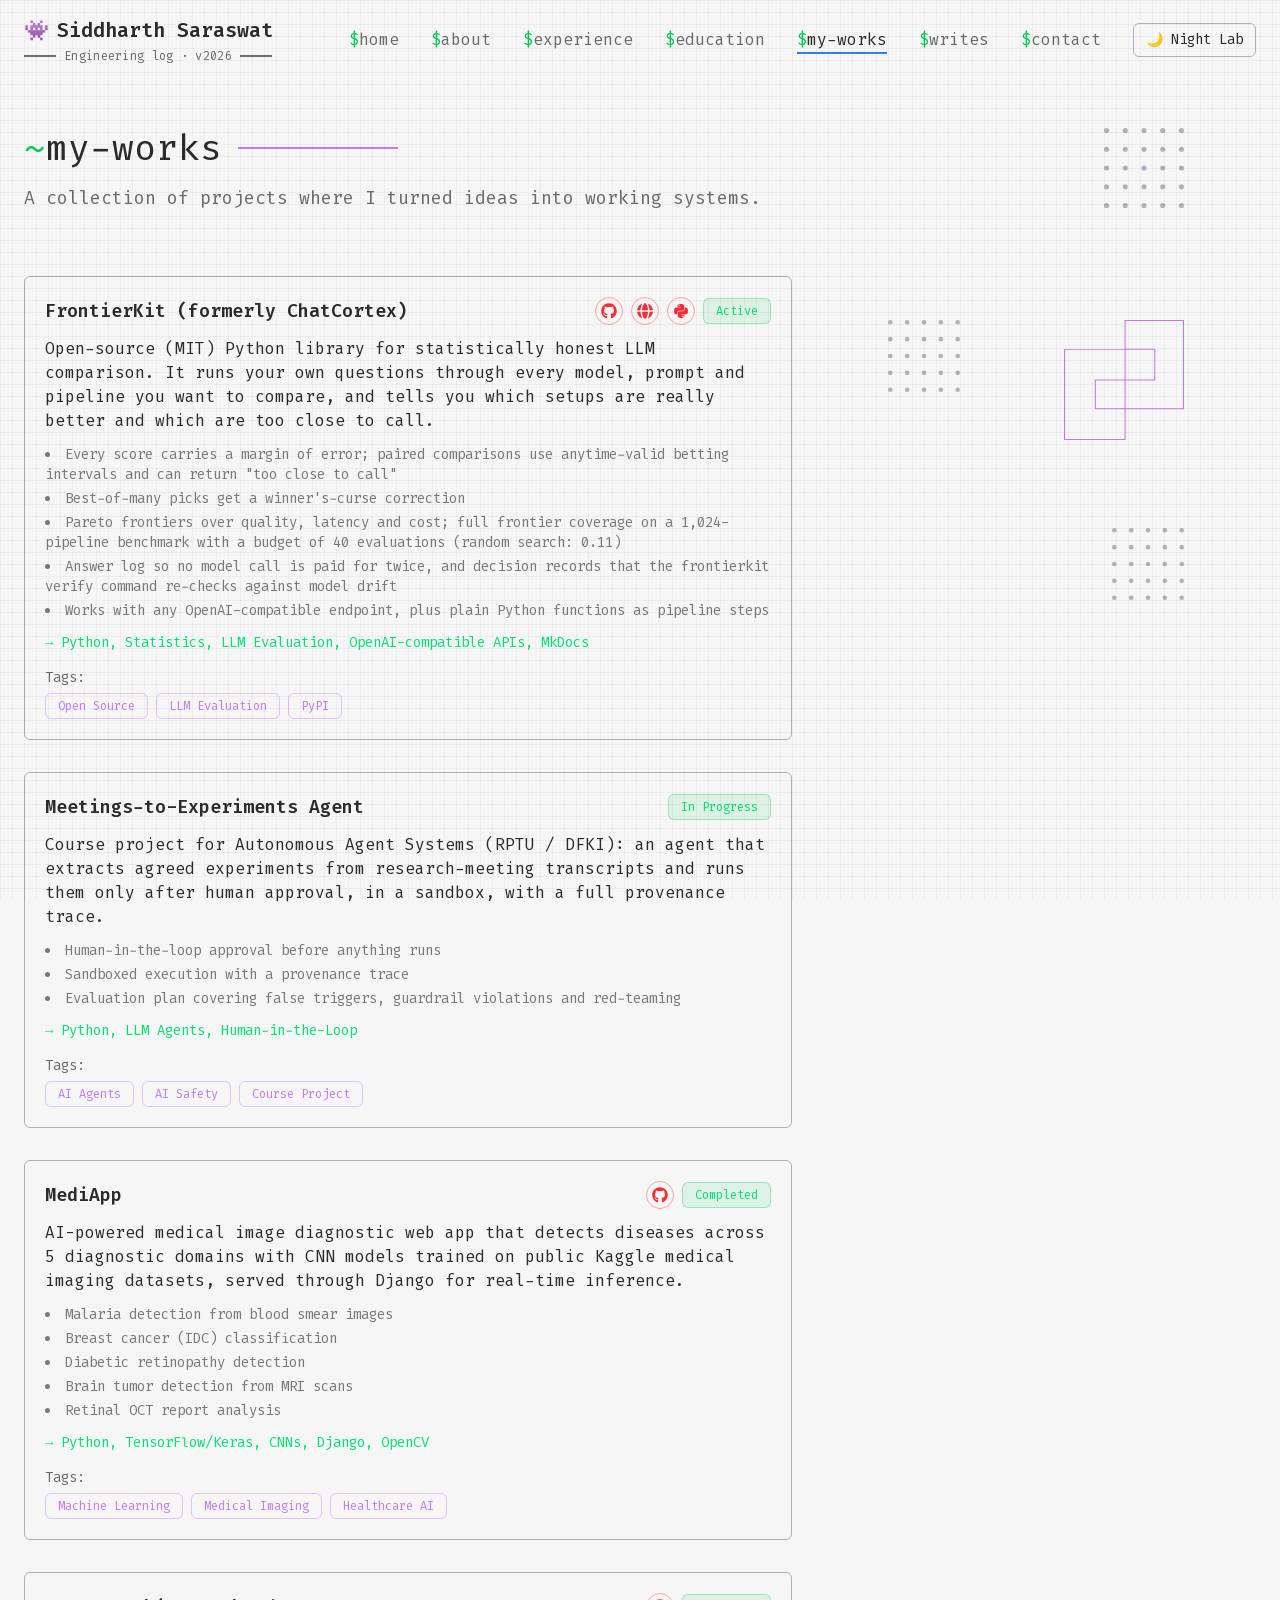
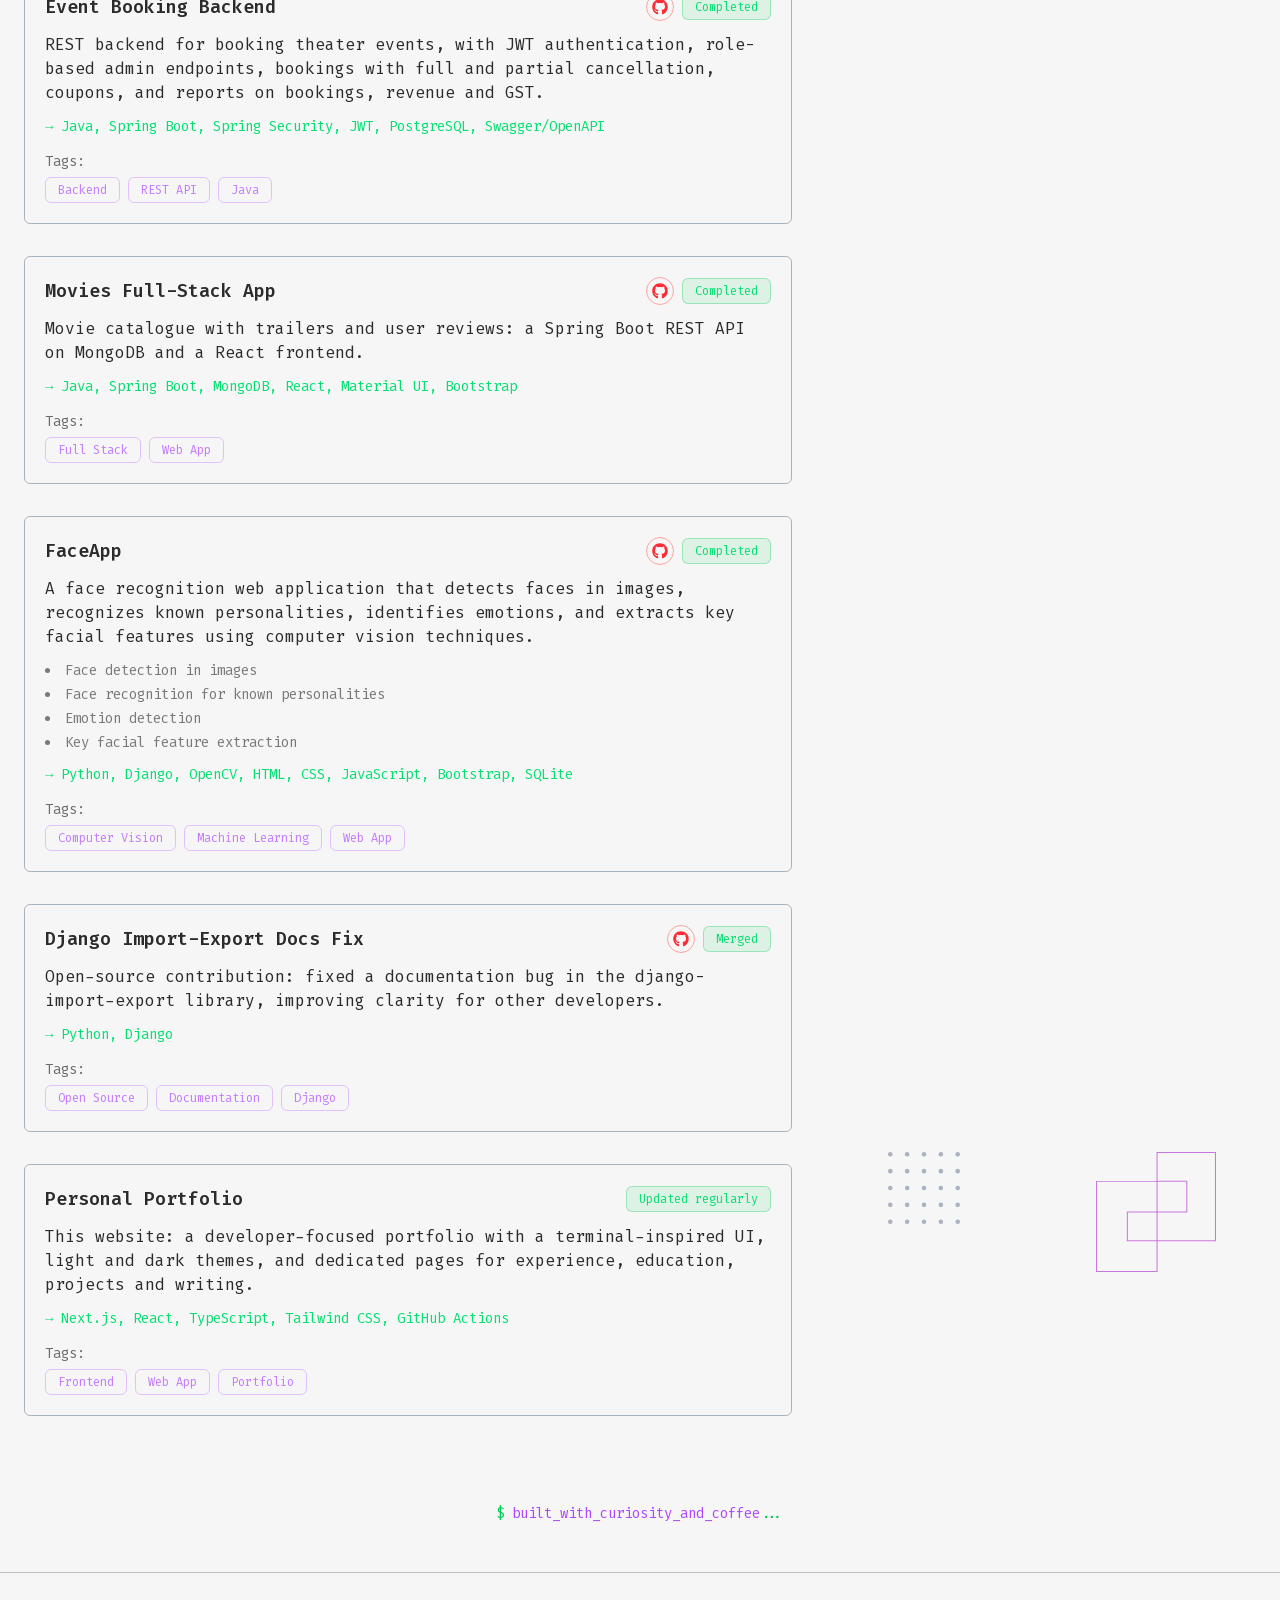
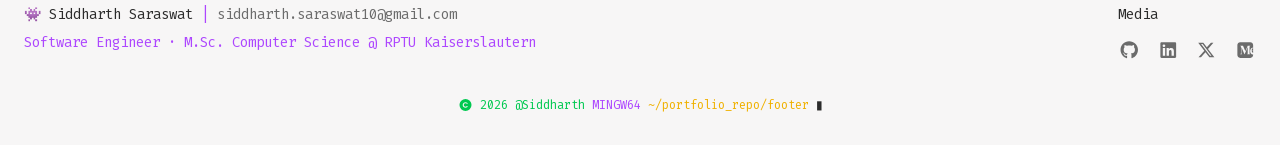
<file: my-works.html>
<!DOCTYPE html><!--IE0T2_1xbdUCnQhqDWKj_--><html lang="en" class="fira_code_d13f6f23-module__8Z34Uq__variable"><head><meta charSet="utf-8"/><meta name="viewport" content="width=device-width, initial-scale=1"/><link rel="preload" href="/_next/static/media/b8b552e8609c5636-s.p.25aba60b.woff2" as="font" crossorigin="" type="font/woff2"/><link rel="stylesheet" href="/_next/static/chunks/f5939e3569f49c81.css" data-precedence="next"/><link rel="preload" as="script" fetchPriority="low" href="/_next/static/chunks/02bbe968ff5bb350.js"/><script src="/_next/static/chunks/f7e899cb2e440e35.js" async=""></script><script src="/_next/static/chunks/fab0b1a044bff450.js" async=""></script><script src="/_next/static/chunks/turbopack-eec6ce7144b0f6ca.js" async=""></script><script src="/_next/static/chunks/ecbb64dc112ad516.js" async=""></script><script src="/_next/static/chunks/ff1a16fafef87110.js" async=""></script><script src="/_next/static/chunks/d2be314c3ece3fbe.js" async=""></script><script src="/_next/static/chunks/edcf2af6b93b12d3.js" async=""></script><meta name="next-size-adjust" content=""/><title>Siddharth | Portfolio</title><meta name="description" content="Siddharth Saraswat: Software Engineer and M.Sc. Computer Science student at RPTU Kaiserslautern, working on AI safety, LLM evaluation and privacy-preserving ML at DFKI."/><link rel="icon" href="/icon.svg?icon.367c79b6.svg" sizes="any" type="image/svg+xml"/><script src="/_next/static/chunks/a6dad97d9634a72d.js" noModule=""></script></head><body class="bg-[var(--color-background)] transition-colors duration-300"><div hidden=""><!--$--><!--/$--></div><script>((a,b,c,d,e,f,g,h)=>{let i=document.documentElement,j=["light","dark"];function k(b){var c;(Array.isArray(a)?a:[a]).forEach(a=>{let c="class"===a,d=c&&f?e.map(a=>f[a]||a):e;c?(i.classList.remove(...d),i.classList.add(f&&f[b]?f[b]:b)):i.setAttribute(a,b)}),c=b,h&&j.includes(c)&&(i.style.colorScheme=c)}if(d)k(d);else try{let a=localStorage.getItem(b)||c,d=g&&"system"===a?window.matchMedia("(prefers-color-scheme: dark)").matches?"dark":"light":a;k(d)}catch(a){}})("class","theme-preference","system",null,["light","dark"],null,true,true)</script><header class="font-mono"><nav class="max-w-7xl mx-auto px-4 sm:px-6 py-4 flex items-center justify-between"><div class="flex flex-col gap-1"><a class="text-white font-mono font-semibold text-lg sm:text-xl flex items-center gap-2" href="/"><span class="text-purple-500" aria-hidden="true">👾</span><span class="hidden sm:inline">Siddharth Saraswat</span><span class="sm:hidden">Siddharth</span></a><div class="hidden sm:flex items-center gap-2"><span class="w-8 h-[2px] bg-[var(--color-gray)]"></span><span class="text-xs font-mono tracking-wide text-muted whitespace-nowrap">Engineering log <span class="cursor">·</span> v2026</span><span class="w-8 h-[2px] bg-[var(--color-gray)]"></span></div></div><ul class="hidden md:flex items-center gap-6 lg:gap-8"><li><a class="relative text-gray hover:text-white" href="/"><span class="text-green-500">$</span>home</a></li><li><a class="relative text-gray hover:text-white" href="/about"><span class="text-green-500">$</span>about</a></li><li><a class="relative text-gray hover:text-white" href="/experience"><span class="text-green-500">$</span>experience</a></li><li><a class="relative text-gray hover:text-white" href="/education"><span class="text-green-500">$</span>education</a></li><li><a aria-current="page" class="relative text-white after:absolute after:left-0 after:-bottom-1 after:h-[2px] after:w-full after:bg-blue-500" href="/my-works"><span class="text-green-500">$</span>my-works</a></li><li><a class="relative text-gray hover:text-white" href="/writes"><span class="text-green-500">$</span>writes</a></li><li><a class="relative text-gray hover:text-white" href="/contact"><span class="text-green-500">$</span>contact</a></li><li><button disabled="" aria-label="Toggle theme" class=" border border-[var(--color-border)] px-3 py-1.5 rounded-md bg-[var(--color-surface)] text-[var(--color-white)] text-sm opacity-50 cursor-not-allowed ">⚙</button></li></ul><div class="md:hidden flex items-center gap-2"><button disabled="" aria-label="Toggle theme" class=" border border-[var(--color-border)] px-3 py-1.5 rounded-md bg-[var(--color-surface)] text-[var(--color-white)] text-sm opacity-50 cursor-not-allowed ">⚙</button><button class="text-white" aria-label="Open menu" aria-expanded="false" aria-controls="mobile-menu"><svg class="w-6 h-6" fill="none" stroke="currentColor" viewBox="0 0 24 24" aria-hidden="true"><path stroke-linecap="round" stroke-linejoin="round" stroke-width="2" d="M4 6h16M4 12h16M4 18h16"></path></svg></button></div></nav></header><main class="relative flex flex-col lg:flex-row max-w-7xl mx-auto px-4 sm:px-6 py-8 sm:py-12"><aside class="fixed left-6 top-0 h-full hidden min-[1400px]:flex flex-col items-center z-40"><div class="w-px h-60 bg-white/40 mb-6"></div><div class="flex flex-col gap-6 text-gray"><a href="https://github.com/siddharth1012" target="_blank" rel="noopener noreferrer" aria-label="GitHub" class="hover:text-white transition"><svg data-prefix="fab" data-icon="github" class="svg-inline--fa fa-github text-lg" role="img" viewBox="0 0 512 512" aria-hidden="true"><path fill="currentColor" d="M173.9 397.4c0 2-2.3 3.6-5.2 3.6-3.3 .3-5.6-1.3-5.6-3.6 0-2 2.3-3.6 5.2-3.6 3-.3 5.6 1.3 5.6 3.6zm-31.1-4.5c-.7 2 1.3 4.3 4.3 4.9 2.6 1 5.6 0 6.2-2s-1.3-4.3-4.3-5.2c-2.6-.7-5.5 .3-6.2 2.3zm44.2-1.7c-2.9 .7-4.9 2.6-4.6 4.9 .3 2 2.9 3.3 5.9 2.6 2.9-.7 4.9-2.6 4.6-4.6-.3-1.9-3-3.2-5.9-2.9zM252.8 8c-138.7 0-244.8 105.3-244.8 244 0 110.9 69.8 205.8 169.5 239.2 12.8 2.3 17.3-5.6 17.3-12.1 0-6.2-.3-40.4-.3-61.4 0 0-70 15-84.7-29.8 0 0-11.4-29.1-27.8-36.6 0 0-22.9-15.7 1.6-15.4 0 0 24.9 2 38.6 25.8 21.9 38.6 58.6 27.5 72.9 20.9 2.3-16 8.8-27.1 16-33.7-55.9-6.2-112.3-14.3-112.3-110.5 0-27.5 7.6-41.3 23.6-58.9-2.6-6.5-11.1-33.3 2.6-67.9 20.9-6.5 69 27 69 27 20-5.6 41.5-8.5 62.8-8.5s42.8 2.9 62.8 8.5c0 0 48.1-33.6 69-27 13.7 34.7 5.2 61.4 2.6 67.9 16 17.7 25.8 31.5 25.8 58.9 0 96.5-58.9 104.2-114.8 110.5 9.2 7.9 17 22.9 17 46.4 0 33.7-.3 75.4-.3 83.6 0 6.5 4.6 14.4 17.3 12.1 100-33.2 167.8-128.1 167.8-239 0-138.7-112.5-244-251.2-244zM105.2 352.9c-1.3 1-1 3.3 .7 5.2 1.6 1.6 3.9 2.3 5.2 1 1.3-1 1-3.3-.7-5.2-1.6-1.6-3.9-2.3-5.2-1zm-10.8-8.1c-.7 1.3 .3 2.9 2.3 3.9 1.6 1 3.6 .7 4.3-.7 .7-1.3-.3-2.9-2.3-3.9-2-.6-3.6-.3-4.3 .7zm32.4 35.6c-1.6 1.3-1 4.3 1.3 6.2 2.3 2.3 5.2 2.6 6.5 1 1.3-1.3 .7-4.3-1.3-6.2-2.2-2.3-5.2-2.6-6.5-1zm-11.4-14.7c-1.6 1-1.6 3.6 0 5.9s4.3 3.3 5.6 2.3c1.6-1.3 1.6-3.9 0-6.2-1.4-2.3-4-3.3-5.6-2z"></path></svg></a><a href="https://www.linkedin.com/in/siddharthsaraswat1/" target="_blank" rel="noopener noreferrer" aria-label="LinkedIn" class="hover:text-white transition"><svg data-prefix="fab" data-icon="linkedin" class="svg-inline--fa fa-linkedin text-lg" role="img" viewBox="0 0 448 512" aria-hidden="true"><path fill="currentColor" d="M416 32L31.9 32C14.3 32 0 46.5 0 64.3L0 447.7C0 465.5 14.3 480 31.9 480L416 480c17.6 0 32-14.5 32-32.3l0-383.4C448 46.5 433.6 32 416 32zM135.4 416l-66.4 0 0-213.8 66.5 0 0 213.8-.1 0zM102.2 96a38.5 38.5 0 1 1 0 77 38.5 38.5 0 1 1 0-77zM384.3 416l-66.4 0 0-104c0-24.8-.5-56.7-34.5-56.7-34.6 0-39.9 27-39.9 54.9l0 105.8-66.4 0 0-213.8 63.7 0 0 29.2 .9 0c8.9-16.8 30.6-34.5 62.9-34.5 67.2 0 79.7 44.3 79.7 101.9l0 117.2z"></path></svg></a><a href="https://x.com/Sidd_Saraswat" target="_blank" rel="noopener noreferrer" aria-label="X (Twitter)" class="hover:text-white transition"><svg data-prefix="fab" data-icon="x-twitter" class="svg-inline--fa fa-x-twitter text-lg" role="img" viewBox="0 0 448 512" aria-hidden="true"><path fill="currentColor" d="M357.2 48L427.8 48 273.6 224.2 455 464 313 464 201.7 318.6 74.5 464 3.8 464 168.7 275.5-5.2 48 140.4 48 240.9 180.9 357.2 48zM332.4 421.8l39.1 0-252.4-333.8-42 0 255.3 333.8z"></path></svg></a><a href="https://medium.com/@siddharthsaraswat1" target="_blank" rel="noopener noreferrer" aria-label="Medium" class="hover:text-white transition"><svg data-prefix="fab" data-icon="medium" class="svg-inline--fa fa-medium text-lg" role="img" viewBox="0 0 448 512" aria-hidden="true"><path fill="currentColor" d="M369.4 32c43.4 0 78.6 35.2 78.6 78.6l0 83.8c-1.9-.1-3.8-.2-5.7-.2l-.4 0c-10 0-22.3 2.4-31.1 6.8-10 4.6-18.7 11.5-26 20.6-11.8 14.6-18.9 34.3-20.6 56.4-.1 .7-.1 1.3-.2 2s-.1 1.2-.1 1.9c-.1 1.2-.1 2.4-.1 3.6 0 1.9-.1 3.8 0 5.8 1.2 50.1 28.2 90.2 76.3 90.2 2.7 0 5.3-.1 7.9-.4l0 20.4c0 43.4-35.2 78.6-78.6 78.6L78.6 480C35.2 480 0 444.8 0 401.4L0 110.6C0 67.2 35.2 32 78.6 32l290.8 0zM82.3 138.9l.3 .1c13.2 3 19.8 7.4 19.8 23.4l0 187.2c0 16-6.7 20.4-19.9 23.4l-.3 .1 0 2.8 52.8 0 0-2.8-.3-.1c-13.2-3-19.9-7.4-19.9-23.4l0-176.3 86.1 202.5 4.9 0 88.6-208.2 0 186.6c-1.1 12.6-7.8 16.5-19.7 19.2l-.3 .1 0 2.7 91.9 0 0-2.7-.3-.1c-11.9-2.7-18.7-6.6-19.9-19.2l-.1-191.8 .1 0c0-16 6.7-20.4 19.9-23.4l.3-.1 0-2.7-72.2 0-67 157.4-67-157.4-77.8 0 0 2.7zM448 340.3c-25.1-7.4-43-35.1-41.2-67.8l0 0 41.1 0 0 67.8zm-6.4-135.6c2.3 0 4.4 .3 6.4 .9l0 57.4-40.2 0c1.5-33.6 13.6-57.9 33.8-58.3z"></path></svg></a></div></aside><section class="flex-1 w-full"><img alt="" loading="lazy" width="80" height="80" decoding="async" data-nimg="1" class="hidden lg:block absolute top-12 right-24" style="color:transparent" src="/dottedSquare.svg"/><h2 class="flex items-center gap-4 text-2xl sm:text-3xl md:text-4xl font-mono text-white mb-4"><span><span class="text-green-500">~</span>my-works</span><span class="w-24 sm:w-40 h-[2px] bg-purple-500/70"></span></h2><p class="text-gray font-mono text-base sm:text-lg mb-8 sm:mb-16">A collection of projects where I turned ideas into working systems.</p><div class="space-y-8"><div class="bg-[var(--color-surface)] border border-[var(--color-border)] rounded-md p-4 sm:p-5 font-mono hover:border-purple-500 transition w-full max-w-3xl"><div class="flex flex-col sm:flex-row justify-between items-start sm:items-center mb-3 gap-2"><span class="text-white font-semibold text-base sm:text-lg">FrontierKit (formerly ChatCortex)</span><div class="flex flex-row items-center gap-2 flex-nowrap"><a href="https://github.com/frontierkit/frontierkit" target="_blank" rel="noopener noreferrer" class="inline-flex items-center justify-center rounded-full border border-red-300 text-red-500 hover:bg-red-500 hover:text-white transition w-7 h-7 p-0" aria-label="FrontierKit (formerly ChatCortex) on GitHub" title="GitHub"><svg data-prefix="fab" data-icon="github" class="svg-inline--fa fa-github" role="img" viewBox="0 0 512 512" aria-hidden="true"><path fill="currentColor" d="M173.9 397.4c0 2-2.3 3.6-5.2 3.6-3.3 .3-5.6-1.3-5.6-3.6 0-2 2.3-3.6 5.2-3.6 3-.3 5.6 1.3 5.6 3.6zm-31.1-4.5c-.7 2 1.3 4.3 4.3 4.9 2.6 1 5.6 0 6.2-2s-1.3-4.3-4.3-5.2c-2.6-.7-5.5 .3-6.2 2.3zm44.2-1.7c-2.9 .7-4.9 2.6-4.6 4.9 .3 2 2.9 3.3 5.9 2.6 2.9-.7 4.9-2.6 4.6-4.6-.3-1.9-3-3.2-5.9-2.9zM252.8 8c-138.7 0-244.8 105.3-244.8 244 0 110.9 69.8 205.8 169.5 239.2 12.8 2.3 17.3-5.6 17.3-12.1 0-6.2-.3-40.4-.3-61.4 0 0-70 15-84.7-29.8 0 0-11.4-29.1-27.8-36.6 0 0-22.9-15.7 1.6-15.4 0 0 24.9 2 38.6 25.8 21.9 38.6 58.6 27.5 72.9 20.9 2.3-16 8.8-27.1 16-33.7-55.9-6.2-112.3-14.3-112.3-110.5 0-27.5 7.6-41.3 23.6-58.9-2.6-6.5-11.1-33.3 2.6-67.9 20.9-6.5 69 27 69 27 20-5.6 41.5-8.5 62.8-8.5s42.8 2.9 62.8 8.5c0 0 48.1-33.6 69-27 13.7 34.7 5.2 61.4 2.6 67.9 16 17.7 25.8 31.5 25.8 58.9 0 96.5-58.9 104.2-114.8 110.5 9.2 7.9 17 22.9 17 46.4 0 33.7-.3 75.4-.3 83.6 0 6.5 4.6 14.4 17.3 12.1 100-33.2 167.8-128.1 167.8-239 0-138.7-112.5-244-251.2-244zM105.2 352.9c-1.3 1-1 3.3 .7 5.2 1.6 1.6 3.9 2.3 5.2 1 1.3-1 1-3.3-.7-5.2-1.6-1.6-3.9-2.3-5.2-1zm-10.8-8.1c-.7 1.3 .3 2.9 2.3 3.9 1.6 1 3.6 .7 4.3-.7 .7-1.3-.3-2.9-2.3-3.9-2-.6-3.6-.3-4.3 .7zm32.4 35.6c-1.6 1.3-1 4.3 1.3 6.2 2.3 2.3 5.2 2.6 6.5 1 1.3-1.3 .7-4.3-1.3-6.2-2.2-2.3-5.2-2.6-6.5-1zm-11.4-14.7c-1.6 1-1.6 3.6 0 5.9s4.3 3.3 5.6 2.3c1.6-1.3 1.6-3.9 0-6.2-1.4-2.3-4-3.3-5.6-2z"></path></svg></a><a href="https://frontierkit.github.io/frontierkit/" target="_blank" rel="noopener noreferrer" class="inline-flex items-center justify-center rounded-full border border-red-300 text-red-500 hover:bg-red-500 hover:text-white transition w-7 h-7 p-0" aria-label="FrontierKit (formerly ChatCortex) website" title="Website"><svg data-prefix="fas" data-icon="globe" class="svg-inline--fa fa-globe" role="img" viewBox="0 0 512 512" aria-hidden="true"><path fill="currentColor" d="M351.9 280l-190.9 0c2.9 64.5 17.2 123.9 37.5 167.4 11.4 24.5 23.7 41.8 35.1 52.4 11.2 10.5 18.9 12.2 22.9 12.2s11.7-1.7 22.9-12.2c11.4-10.6 23.7-28 35.1-52.4 20.3-43.5 34.6-102.9 37.5-167.4zM160.9 232l190.9 0C349 167.5 334.7 108.1 314.4 64.6 303 40.2 290.7 22.8 279.3 12.2 268.1 1.7 260.4 0 256.4 0s-11.7 1.7-22.9 12.2c-11.4 10.6-23.7 28-35.1 52.4-20.3 43.5-34.6 102.9-37.5 167.4zm-48 0C116.4 146.4 138.5 66.9 170.8 14.7 78.7 47.3 10.9 131.2 1.5 232l111.4 0zM1.5 280c9.4 100.8 77.2 184.7 169.3 217.3-32.3-52.2-54.4-131.7-57.9-217.3L1.5 280zm398.4 0c-3.5 85.6-25.6 165.1-57.9 217.3 92.1-32.7 159.9-116.5 169.3-217.3l-111.4 0zm111.4-48C501.9 131.2 434.1 47.3 342 14.7 374.3 66.9 396.4 146.4 399.9 232l111.4 0z"></path></svg></a><a href="https://pypi.org/project/frontierkit/" target="_blank" rel="noopener noreferrer" class="inline-flex items-center justify-center rounded-full border border-red-300 text-red-500 hover:bg-red-500 hover:text-white transition w-7 h-7 p-0" aria-label="FrontierKit (formerly ChatCortex) on PyPI" title="PyPI"><svg data-prefix="fab" data-icon="python" class="svg-inline--fa fa-python" role="img" viewBox="0 0 448 512" aria-hidden="true"><path fill="currentColor" d="M439.8 200.5c-7.7-30.9-22.3-54.2-53.4-54.2l-40.1 0 0 47.4c0 36.8-31.2 67.8-66.8 67.8l-106.8 0c-29.2 0-53.4 25-53.4 54.3l0 101.8c0 29 25.2 46 53.4 54.3 33.8 9.9 66.3 11.7 106.8 0 26.9-7.8 53.4-23.5 53.4-54.3l0-40.7-106.7 0 0-13.6 160.2 0c31.1 0 42.6-21.7 53.4-54.2 11.2-33.5 10.7-65.7 0-108.6zM286.2 444.7a20.4 20.4 0 1 1 0-40.7 20.4 20.4 0 1 1 0 40.7zM167.8 248.1l106.8 0c29.7 0 53.4-24.5 53.4-54.3l0-101.9c0-29-24.4-50.7-53.4-55.6-35.8-5.9-74.7-5.6-106.8 .1-45.2 8-53.4 24.7-53.4 55.6l0 40.7 106.9 0 0 13.6-147 0c-31.1 0-58.3 18.7-66.8 54.2-9.8 40.7-10.2 66.1 0 108.6 7.6 31.6 25.7 54.2 56.8 54.2l36.7 0 0-48.8c0-35.3 30.5-66.4 66.8-66.4zM161.2 64.7a20.4 20.4 0 1 1 0 40.8 20.4 20.4 0 1 1 0-40.8z"></path></svg></a><span class="px-3 py-1 text-xs font-mono rounded-md bg-green-500/10 text-green-400 border border-green-500/30 whitespace-nowrap">Active</span></div></div><p class="text-white font-mono text-sm sm:text-base mb-3">Open-source (MIT) Python library for statistically honest LLM comparison. It runs your own questions through every model, prompt and pipeline you want to compare, and tells you which setups are really better and which are too close to call.</p><ul class="list-disc list-inside space-y-1 text-gray/90 text-xs sm:text-sm mb-3"><li>Every score carries a margin of error; paired comparisons use anytime-valid betting intervals and can return &quot;too close to call&quot;</li><li>Best-of-many picks get a winner&#x27;s-curse correction</li><li>Pareto frontiers over quality, latency and cost; full frontier coverage on a 1,024-pipeline benchmark with a budget of 40 evaluations (random search: 0.11)</li><li>Answer log so no model call is paid for twice, and decision records that the frontierkit verify command re-checks against model drift</li><li>Works with any OpenAI-compatible endpoint, plus plain Python functions as pipeline steps</li></ul><p class="text-xs sm:text-sm font-mono text-green-400 mb-3">→ <!-- -->Python, Statistics, LLM Evaluation, OpenAI-compatible APIs, MkDocs</p><div class="font-mono"><span class="text-sm">Tags:</span><ul class="flex flex-wrap gap-2 mt-1"><li class="px-3 py-1 text-xs rounded-md text-purple-400 border border-purple-500/30 whitespace-nowrap">Open Source</li><li class="px-3 py-1 text-xs rounded-md text-purple-400 border border-purple-500/30 whitespace-nowrap">LLM Evaluation</li><li class="px-3 py-1 text-xs rounded-md text-purple-400 border border-purple-500/30 whitespace-nowrap">PyPI</li></ul></div></div><div class="bg-[var(--color-surface)] border border-[var(--color-border)] rounded-md p-4 sm:p-5 font-mono hover:border-purple-500 transition w-full max-w-3xl"><div class="flex flex-col sm:flex-row justify-between items-start sm:items-center mb-3 gap-2"><span class="text-white font-semibold text-base sm:text-lg">Meetings-to-Experiments Agent</span><div class="flex flex-row items-center gap-2 flex-nowrap"><span class="px-3 py-1 text-xs font-mono rounded-md bg-green-500/10 text-green-400 border border-green-500/30 whitespace-nowrap">In Progress</span></div></div><p class="text-white font-mono text-sm sm:text-base mb-3">Course project for Autonomous Agent Systems (RPTU / DFKI): an agent that extracts agreed experiments from research-meeting transcripts and runs them only after human approval, in a sandbox, with a full provenance trace.</p><ul class="list-disc list-inside space-y-1 text-gray/90 text-xs sm:text-sm mb-3"><li>Human-in-the-loop approval before anything runs</li><li>Sandboxed execution with a provenance trace</li><li>Evaluation plan covering false triggers, guardrail violations and red-teaming</li></ul><p class="text-xs sm:text-sm font-mono text-green-400 mb-3">→ <!-- -->Python, LLM Agents, Human-in-the-Loop</p><div class="font-mono"><span class="text-sm">Tags:</span><ul class="flex flex-wrap gap-2 mt-1"><li class="px-3 py-1 text-xs rounded-md text-purple-400 border border-purple-500/30 whitespace-nowrap">AI Agents</li><li class="px-3 py-1 text-xs rounded-md text-purple-400 border border-purple-500/30 whitespace-nowrap">AI Safety</li><li class="px-3 py-1 text-xs rounded-md text-purple-400 border border-purple-500/30 whitespace-nowrap">Course Project</li></ul></div></div><div class="bg-[var(--color-surface)] border border-[var(--color-border)] rounded-md p-4 sm:p-5 font-mono hover:border-purple-500 transition w-full max-w-3xl"><div class="flex flex-col sm:flex-row justify-between items-start sm:items-center mb-3 gap-2"><span class="text-white font-semibold text-base sm:text-lg">MediApp</span><div class="flex flex-row items-center gap-2 flex-nowrap"><a href="https://github.com/siddharth1012/MediApp" target="_blank" rel="noopener noreferrer" class="inline-flex items-center justify-center rounded-full border border-red-300 text-red-500 hover:bg-red-500 hover:text-white transition w-7 h-7 p-0" aria-label="MediApp on GitHub" title="GitHub"><svg data-prefix="fab" data-icon="github" class="svg-inline--fa fa-github" role="img" viewBox="0 0 512 512" aria-hidden="true"><path fill="currentColor" d="M173.9 397.4c0 2-2.3 3.6-5.2 3.6-3.3 .3-5.6-1.3-5.6-3.6 0-2 2.3-3.6 5.2-3.6 3-.3 5.6 1.3 5.6 3.6zm-31.1-4.5c-.7 2 1.3 4.3 4.3 4.9 2.6 1 5.6 0 6.2-2s-1.3-4.3-4.3-5.2c-2.6-.7-5.5 .3-6.2 2.3zm44.2-1.7c-2.9 .7-4.9 2.6-4.6 4.9 .3 2 2.9 3.3 5.9 2.6 2.9-.7 4.9-2.6 4.6-4.6-.3-1.9-3-3.2-5.9-2.9zM252.8 8c-138.7 0-244.8 105.3-244.8 244 0 110.9 69.8 205.8 169.5 239.2 12.8 2.3 17.3-5.6 17.3-12.1 0-6.2-.3-40.4-.3-61.4 0 0-70 15-84.7-29.8 0 0-11.4-29.1-27.8-36.6 0 0-22.9-15.7 1.6-15.4 0 0 24.9 2 38.6 25.8 21.9 38.6 58.6 27.5 72.9 20.9 2.3-16 8.8-27.1 16-33.7-55.9-6.2-112.3-14.3-112.3-110.5 0-27.5 7.6-41.3 23.6-58.9-2.6-6.5-11.1-33.3 2.6-67.9 20.9-6.5 69 27 69 27 20-5.6 41.5-8.5 62.8-8.5s42.8 2.9 62.8 8.5c0 0 48.1-33.6 69-27 13.7 34.7 5.2 61.4 2.6 67.9 16 17.7 25.8 31.5 25.8 58.9 0 96.5-58.9 104.2-114.8 110.5 9.2 7.9 17 22.9 17 46.4 0 33.7-.3 75.4-.3 83.6 0 6.5 4.6 14.4 17.3 12.1 100-33.2 167.8-128.1 167.8-239 0-138.7-112.5-244-251.2-244zM105.2 352.9c-1.3 1-1 3.3 .7 5.2 1.6 1.6 3.9 2.3 5.2 1 1.3-1 1-3.3-.7-5.2-1.6-1.6-3.9-2.3-5.2-1zm-10.8-8.1c-.7 1.3 .3 2.9 2.3 3.9 1.6 1 3.6 .7 4.3-.7 .7-1.3-.3-2.9-2.3-3.9-2-.6-3.6-.3-4.3 .7zm32.4 35.6c-1.6 1.3-1 4.3 1.3 6.2 2.3 2.3 5.2 2.6 6.5 1 1.3-1.3 .7-4.3-1.3-6.2-2.2-2.3-5.2-2.6-6.5-1zm-11.4-14.7c-1.6 1-1.6 3.6 0 5.9s4.3 3.3 5.6 2.3c1.6-1.3 1.6-3.9 0-6.2-1.4-2.3-4-3.3-5.6-2z"></path></svg></a><span class="px-3 py-1 text-xs font-mono rounded-md bg-green-500/10 text-green-400 border border-green-500/30 whitespace-nowrap">Completed</span></div></div><p class="text-white font-mono text-sm sm:text-base mb-3">AI-powered medical image diagnostic web app that detects diseases across 5 diagnostic domains with CNN models trained on public Kaggle medical imaging datasets, served through Django for real-time inference.</p><ul class="list-disc list-inside space-y-1 text-gray/90 text-xs sm:text-sm mb-3"><li>Malaria detection from blood smear images</li><li>Breast cancer (IDC) classification</li><li>Diabetic retinopathy detection</li><li>Brain tumor detection from MRI scans</li><li>Retinal OCT report analysis</li></ul><p class="text-xs sm:text-sm font-mono text-green-400 mb-3">→ <!-- -->Python, TensorFlow/Keras, CNNs, Django, OpenCV</p><div class="font-mono"><span class="text-sm">Tags:</span><ul class="flex flex-wrap gap-2 mt-1"><li class="px-3 py-1 text-xs rounded-md text-purple-400 border border-purple-500/30 whitespace-nowrap">Machine Learning</li><li class="px-3 py-1 text-xs rounded-md text-purple-400 border border-purple-500/30 whitespace-nowrap">Medical Imaging</li><li class="px-3 py-1 text-xs rounded-md text-purple-400 border border-purple-500/30 whitespace-nowrap">Healthcare AI</li></ul></div></div><div class="bg-[var(--color-surface)] border border-[var(--color-border)] rounded-md p-4 sm:p-5 font-mono hover:border-purple-500 transition w-full max-w-3xl"><div class="flex flex-col sm:flex-row justify-between items-start sm:items-center mb-3 gap-2"><span class="text-white font-semibold text-base sm:text-lg">Event Booking Backend</span><div class="flex flex-row items-center gap-2 flex-nowrap"><a href="https://github.com/siddharth1012/movie-management-backend" target="_blank" rel="noopener noreferrer" class="inline-flex items-center justify-center rounded-full border border-red-300 text-red-500 hover:bg-red-500 hover:text-white transition w-7 h-7 p-0" aria-label="Event Booking Backend on GitHub" title="GitHub"><svg data-prefix="fab" data-icon="github" class="svg-inline--fa fa-github" role="img" viewBox="0 0 512 512" aria-hidden="true"><path fill="currentColor" d="M173.9 397.4c0 2-2.3 3.6-5.2 3.6-3.3 .3-5.6-1.3-5.6-3.6 0-2 2.3-3.6 5.2-3.6 3-.3 5.6 1.3 5.6 3.6zm-31.1-4.5c-.7 2 1.3 4.3 4.3 4.9 2.6 1 5.6 0 6.2-2s-1.3-4.3-4.3-5.2c-2.6-.7-5.5 .3-6.2 2.3zm44.2-1.7c-2.9 .7-4.9 2.6-4.6 4.9 .3 2 2.9 3.3 5.9 2.6 2.9-.7 4.9-2.6 4.6-4.6-.3-1.9-3-3.2-5.9-2.9zM252.8 8c-138.7 0-244.8 105.3-244.8 244 0 110.9 69.8 205.8 169.5 239.2 12.8 2.3 17.3-5.6 17.3-12.1 0-6.2-.3-40.4-.3-61.4 0 0-70 15-84.7-29.8 0 0-11.4-29.1-27.8-36.6 0 0-22.9-15.7 1.6-15.4 0 0 24.9 2 38.6 25.8 21.9 38.6 58.6 27.5 72.9 20.9 2.3-16 8.8-27.1 16-33.7-55.9-6.2-112.3-14.3-112.3-110.5 0-27.5 7.6-41.3 23.6-58.9-2.6-6.5-11.1-33.3 2.6-67.9 20.9-6.5 69 27 69 27 20-5.6 41.5-8.5 62.8-8.5s42.8 2.9 62.8 8.5c0 0 48.1-33.6 69-27 13.7 34.7 5.2 61.4 2.6 67.9 16 17.7 25.8 31.5 25.8 58.9 0 96.5-58.9 104.2-114.8 110.5 9.2 7.9 17 22.9 17 46.4 0 33.7-.3 75.4-.3 83.6 0 6.5 4.6 14.4 17.3 12.1 100-33.2 167.8-128.1 167.8-239 0-138.7-112.5-244-251.2-244zM105.2 352.9c-1.3 1-1 3.3 .7 5.2 1.6 1.6 3.9 2.3 5.2 1 1.3-1 1-3.3-.7-5.2-1.6-1.6-3.9-2.3-5.2-1zm-10.8-8.1c-.7 1.3 .3 2.9 2.3 3.9 1.6 1 3.6 .7 4.3-.7 .7-1.3-.3-2.9-2.3-3.9-2-.6-3.6-.3-4.3 .7zm32.4 35.6c-1.6 1.3-1 4.3 1.3 6.2 2.3 2.3 5.2 2.6 6.5 1 1.3-1.3 .7-4.3-1.3-6.2-2.2-2.3-5.2-2.6-6.5-1zm-11.4-14.7c-1.6 1-1.6 3.6 0 5.9s4.3 3.3 5.6 2.3c1.6-1.3 1.6-3.9 0-6.2-1.4-2.3-4-3.3-5.6-2z"></path></svg></a><span class="px-3 py-1 text-xs font-mono rounded-md bg-green-500/10 text-green-400 border border-green-500/30 whitespace-nowrap">Completed</span></div></div><p class="text-white font-mono text-sm sm:text-base mb-3">REST backend for booking theater events, with JWT authentication, role-based admin endpoints, bookings with full and partial cancellation, coupons, and reports on bookings, revenue and GST.</p><p class="text-xs sm:text-sm font-mono text-green-400 mb-3">→ <!-- -->Java, Spring Boot, Spring Security, JWT, PostgreSQL, Swagger/OpenAPI</p><div class="font-mono"><span class="text-sm">Tags:</span><ul class="flex flex-wrap gap-2 mt-1"><li class="px-3 py-1 text-xs rounded-md text-purple-400 border border-purple-500/30 whitespace-nowrap">Backend</li><li class="px-3 py-1 text-xs rounded-md text-purple-400 border border-purple-500/30 whitespace-nowrap">REST API</li><li class="px-3 py-1 text-xs rounded-md text-purple-400 border border-purple-500/30 whitespace-nowrap">Java</li></ul></div></div><div class="bg-[var(--color-surface)] border border-[var(--color-border)] rounded-md p-4 sm:p-5 font-mono hover:border-purple-500 transition w-full max-w-3xl"><div class="flex flex-col sm:flex-row justify-between items-start sm:items-center mb-3 gap-2"><span class="text-white font-semibold text-base sm:text-lg">Movies Full-Stack App</span><div class="flex flex-row items-center gap-2 flex-nowrap"><a href="https://github.com/siddharth1012/Movies-full-stack-application" target="_blank" rel="noopener noreferrer" class="inline-flex items-center justify-center rounded-full border border-red-300 text-red-500 hover:bg-red-500 hover:text-white transition w-7 h-7 p-0" aria-label="Movies Full-Stack App on GitHub" title="GitHub"><svg data-prefix="fab" data-icon="github" class="svg-inline--fa fa-github" role="img" viewBox="0 0 512 512" aria-hidden="true"><path fill="currentColor" d="M173.9 397.4c0 2-2.3 3.6-5.2 3.6-3.3 .3-5.6-1.3-5.6-3.6 0-2 2.3-3.6 5.2-3.6 3-.3 5.6 1.3 5.6 3.6zm-31.1-4.5c-.7 2 1.3 4.3 4.3 4.9 2.6 1 5.6 0 6.2-2s-1.3-4.3-4.3-5.2c-2.6-.7-5.5 .3-6.2 2.3zm44.2-1.7c-2.9 .7-4.9 2.6-4.6 4.9 .3 2 2.9 3.3 5.9 2.6 2.9-.7 4.9-2.6 4.6-4.6-.3-1.9-3-3.2-5.9-2.9zM252.8 8c-138.7 0-244.8 105.3-244.8 244 0 110.9 69.8 205.8 169.5 239.2 12.8 2.3 17.3-5.6 17.3-12.1 0-6.2-.3-40.4-.3-61.4 0 0-70 15-84.7-29.8 0 0-11.4-29.1-27.8-36.6 0 0-22.9-15.7 1.6-15.4 0 0 24.9 2 38.6 25.8 21.9 38.6 58.6 27.5 72.9 20.9 2.3-16 8.8-27.1 16-33.7-55.9-6.2-112.3-14.3-112.3-110.5 0-27.5 7.6-41.3 23.6-58.9-2.6-6.5-11.1-33.3 2.6-67.9 20.9-6.5 69 27 69 27 20-5.6 41.5-8.5 62.8-8.5s42.8 2.9 62.8 8.5c0 0 48.1-33.6 69-27 13.7 34.7 5.2 61.4 2.6 67.9 16 17.7 25.8 31.5 25.8 58.9 0 96.5-58.9 104.2-114.8 110.5 9.2 7.9 17 22.9 17 46.4 0 33.7-.3 75.4-.3 83.6 0 6.5 4.6 14.4 17.3 12.1 100-33.2 167.8-128.1 167.8-239 0-138.7-112.5-244-251.2-244zM105.2 352.9c-1.3 1-1 3.3 .7 5.2 1.6 1.6 3.9 2.3 5.2 1 1.3-1 1-3.3-.7-5.2-1.6-1.6-3.9-2.3-5.2-1zm-10.8-8.1c-.7 1.3 .3 2.9 2.3 3.9 1.6 1 3.6 .7 4.3-.7 .7-1.3-.3-2.9-2.3-3.9-2-.6-3.6-.3-4.3 .7zm32.4 35.6c-1.6 1.3-1 4.3 1.3 6.2 2.3 2.3 5.2 2.6 6.5 1 1.3-1.3 .7-4.3-1.3-6.2-2.2-2.3-5.2-2.6-6.5-1zm-11.4-14.7c-1.6 1-1.6 3.6 0 5.9s4.3 3.3 5.6 2.3c1.6-1.3 1.6-3.9 0-6.2-1.4-2.3-4-3.3-5.6-2z"></path></svg></a><span class="px-3 py-1 text-xs font-mono rounded-md bg-green-500/10 text-green-400 border border-green-500/30 whitespace-nowrap">Completed</span></div></div><p class="text-white font-mono text-sm sm:text-base mb-3">Movie catalogue with trailers and user reviews: a Spring Boot REST API on MongoDB and a React frontend.</p><p class="text-xs sm:text-sm font-mono text-green-400 mb-3">→ <!-- -->Java, Spring Boot, MongoDB, React, Material UI, Bootstrap</p><div class="font-mono"><span class="text-sm">Tags:</span><ul class="flex flex-wrap gap-2 mt-1"><li class="px-3 py-1 text-xs rounded-md text-purple-400 border border-purple-500/30 whitespace-nowrap">Full Stack</li><li class="px-3 py-1 text-xs rounded-md text-purple-400 border border-purple-500/30 whitespace-nowrap">Web App</li></ul></div></div><div class="bg-[var(--color-surface)] border border-[var(--color-border)] rounded-md p-4 sm:p-5 font-mono hover:border-purple-500 transition w-full max-w-3xl"><div class="flex flex-col sm:flex-row justify-between items-start sm:items-center mb-3 gap-2"><span class="text-white font-semibold text-base sm:text-lg">FaceApp</span><div class="flex flex-row items-center gap-2 flex-nowrap"><a href="https://github.com/siddharth1012/FaceApp" target="_blank" rel="noopener noreferrer" class="inline-flex items-center justify-center rounded-full border border-red-300 text-red-500 hover:bg-red-500 hover:text-white transition w-7 h-7 p-0" aria-label="FaceApp on GitHub" title="GitHub"><svg data-prefix="fab" data-icon="github" class="svg-inline--fa fa-github" role="img" viewBox="0 0 512 512" aria-hidden="true"><path fill="currentColor" d="M173.9 397.4c0 2-2.3 3.6-5.2 3.6-3.3 .3-5.6-1.3-5.6-3.6 0-2 2.3-3.6 5.2-3.6 3-.3 5.6 1.3 5.6 3.6zm-31.1-4.5c-.7 2 1.3 4.3 4.3 4.9 2.6 1 5.6 0 6.2-2s-1.3-4.3-4.3-5.2c-2.6-.7-5.5 .3-6.2 2.3zm44.2-1.7c-2.9 .7-4.9 2.6-4.6 4.9 .3 2 2.9 3.3 5.9 2.6 2.9-.7 4.9-2.6 4.6-4.6-.3-1.9-3-3.2-5.9-2.9zM252.8 8c-138.7 0-244.8 105.3-244.8 244 0 110.9 69.8 205.8 169.5 239.2 12.8 2.3 17.3-5.6 17.3-12.1 0-6.2-.3-40.4-.3-61.4 0 0-70 15-84.7-29.8 0 0-11.4-29.1-27.8-36.6 0 0-22.9-15.7 1.6-15.4 0 0 24.9 2 38.6 25.8 21.9 38.6 58.6 27.5 72.9 20.9 2.3-16 8.8-27.1 16-33.7-55.9-6.2-112.3-14.3-112.3-110.5 0-27.5 7.6-41.3 23.6-58.9-2.6-6.5-11.1-33.3 2.6-67.9 20.9-6.5 69 27 69 27 20-5.6 41.5-8.5 62.8-8.5s42.8 2.9 62.8 8.5c0 0 48.1-33.6 69-27 13.7 34.7 5.2 61.4 2.6 67.9 16 17.7 25.8 31.5 25.8 58.9 0 96.5-58.9 104.2-114.8 110.5 9.2 7.9 17 22.9 17 46.4 0 33.7-.3 75.4-.3 83.6 0 6.5 4.6 14.4 17.3 12.1 100-33.2 167.8-128.1 167.8-239 0-138.7-112.5-244-251.2-244zM105.2 352.9c-1.3 1-1 3.3 .7 5.2 1.6 1.6 3.9 2.3 5.2 1 1.3-1 1-3.3-.7-5.2-1.6-1.6-3.9-2.3-5.2-1zm-10.8-8.1c-.7 1.3 .3 2.9 2.3 3.9 1.6 1 3.6 .7 4.3-.7 .7-1.3-.3-2.9-2.3-3.9-2-.6-3.6-.3-4.3 .7zm32.4 35.6c-1.6 1.3-1 4.3 1.3 6.2 2.3 2.3 5.2 2.6 6.5 1 1.3-1.3 .7-4.3-1.3-6.2-2.2-2.3-5.2-2.6-6.5-1zm-11.4-14.7c-1.6 1-1.6 3.6 0 5.9s4.3 3.3 5.6 2.3c1.6-1.3 1.6-3.9 0-6.2-1.4-2.3-4-3.3-5.6-2z"></path></svg></a><span class="px-3 py-1 text-xs font-mono rounded-md bg-green-500/10 text-green-400 border border-green-500/30 whitespace-nowrap">Completed</span></div></div><p class="text-white font-mono text-sm sm:text-base mb-3">A face recognition web application that detects faces in images, recognizes known personalities, identifies emotions, and extracts key facial features using computer vision techniques.</p><ul class="list-disc list-inside space-y-1 text-gray/90 text-xs sm:text-sm mb-3"><li>Face detection in images</li><li>Face recognition for known personalities</li><li>Emotion detection</li><li>Key facial feature extraction</li></ul><p class="text-xs sm:text-sm font-mono text-green-400 mb-3">→ <!-- -->Python, Django, OpenCV, HTML, CSS, JavaScript, Bootstrap, SQLite</p><div class="font-mono"><span class="text-sm">Tags:</span><ul class="flex flex-wrap gap-2 mt-1"><li class="px-3 py-1 text-xs rounded-md text-purple-400 border border-purple-500/30 whitespace-nowrap">Computer Vision</li><li class="px-3 py-1 text-xs rounded-md text-purple-400 border border-purple-500/30 whitespace-nowrap">Machine Learning</li><li class="px-3 py-1 text-xs rounded-md text-purple-400 border border-purple-500/30 whitespace-nowrap">Web App</li></ul></div></div><div class="bg-[var(--color-surface)] border border-[var(--color-border)] rounded-md p-4 sm:p-5 font-mono hover:border-purple-500 transition w-full max-w-3xl"><div class="flex flex-col sm:flex-row justify-between items-start sm:items-center mb-3 gap-2"><span class="text-white font-semibold text-base sm:text-lg">Django Import-Export Docs Fix</span><div class="flex flex-row items-center gap-2 flex-nowrap"><a href="https://github.com/django-import-export/django-import-export/pull/2084" target="_blank" rel="noopener noreferrer" class="inline-flex items-center justify-center rounded-full border border-red-300 text-red-500 hover:bg-red-500 hover:text-white transition w-7 h-7 p-0" aria-label="Django Import-Export Docs Fix on GitHub" title="GitHub"><svg data-prefix="fab" data-icon="github" class="svg-inline--fa fa-github" role="img" viewBox="0 0 512 512" aria-hidden="true"><path fill="currentColor" d="M173.9 397.4c0 2-2.3 3.6-5.2 3.6-3.3 .3-5.6-1.3-5.6-3.6 0-2 2.3-3.6 5.2-3.6 3-.3 5.6 1.3 5.6 3.6zm-31.1-4.5c-.7 2 1.3 4.3 4.3 4.9 2.6 1 5.6 0 6.2-2s-1.3-4.3-4.3-5.2c-2.6-.7-5.5 .3-6.2 2.3zm44.2-1.7c-2.9 .7-4.9 2.6-4.6 4.9 .3 2 2.9 3.3 5.9 2.6 2.9-.7 4.9-2.6 4.6-4.6-.3-1.9-3-3.2-5.9-2.9zM252.8 8c-138.7 0-244.8 105.3-244.8 244 0 110.9 69.8 205.8 169.5 239.2 12.8 2.3 17.3-5.6 17.3-12.1 0-6.2-.3-40.4-.3-61.4 0 0-70 15-84.7-29.8 0 0-11.4-29.1-27.8-36.6 0 0-22.9-15.7 1.6-15.4 0 0 24.9 2 38.6 25.8 21.9 38.6 58.6 27.5 72.9 20.9 2.3-16 8.8-27.1 16-33.7-55.9-6.2-112.3-14.3-112.3-110.5 0-27.5 7.6-41.3 23.6-58.9-2.6-6.5-11.1-33.3 2.6-67.9 20.9-6.5 69 27 69 27 20-5.6 41.5-8.5 62.8-8.5s42.8 2.9 62.8 8.5c0 0 48.1-33.6 69-27 13.7 34.7 5.2 61.4 2.6 67.9 16 17.7 25.8 31.5 25.8 58.9 0 96.5-58.9 104.2-114.8 110.5 9.2 7.9 17 22.9 17 46.4 0 33.7-.3 75.4-.3 83.6 0 6.5 4.6 14.4 17.3 12.1 100-33.2 167.8-128.1 167.8-239 0-138.7-112.5-244-251.2-244zM105.2 352.9c-1.3 1-1 3.3 .7 5.2 1.6 1.6 3.9 2.3 5.2 1 1.3-1 1-3.3-.7-5.2-1.6-1.6-3.9-2.3-5.2-1zm-10.8-8.1c-.7 1.3 .3 2.9 2.3 3.9 1.6 1 3.6 .7 4.3-.7 .7-1.3-.3-2.9-2.3-3.9-2-.6-3.6-.3-4.3 .7zm32.4 35.6c-1.6 1.3-1 4.3 1.3 6.2 2.3 2.3 5.2 2.6 6.5 1 1.3-1.3 .7-4.3-1.3-6.2-2.2-2.3-5.2-2.6-6.5-1zm-11.4-14.7c-1.6 1-1.6 3.6 0 5.9s4.3 3.3 5.6 2.3c1.6-1.3 1.6-3.9 0-6.2-1.4-2.3-4-3.3-5.6-2z"></path></svg></a><span class="px-3 py-1 text-xs font-mono rounded-md bg-green-500/10 text-green-400 border border-green-500/30 whitespace-nowrap">Merged</span></div></div><p class="text-white font-mono text-sm sm:text-base mb-3">Open-source contribution: fixed a documentation bug in the django-import-export library, improving clarity for other developers.</p><p class="text-xs sm:text-sm font-mono text-green-400 mb-3">→ <!-- -->Python, Django</p><div class="font-mono"><span class="text-sm">Tags:</span><ul class="flex flex-wrap gap-2 mt-1"><li class="px-3 py-1 text-xs rounded-md text-purple-400 border border-purple-500/30 whitespace-nowrap">Open Source</li><li class="px-3 py-1 text-xs rounded-md text-purple-400 border border-purple-500/30 whitespace-nowrap">Documentation</li><li class="px-3 py-1 text-xs rounded-md text-purple-400 border border-purple-500/30 whitespace-nowrap">Django</li></ul></div></div><div class="bg-[var(--color-surface)] border border-[var(--color-border)] rounded-md p-4 sm:p-5 font-mono hover:border-purple-500 transition w-full max-w-3xl"><div class="flex flex-col sm:flex-row justify-between items-start sm:items-center mb-3 gap-2"><span class="text-white font-semibold text-base sm:text-lg">Personal Portfolio</span><div class="flex flex-row items-center gap-2 flex-nowrap"><span class="px-3 py-1 text-xs font-mono rounded-md bg-green-500/10 text-green-400 border border-green-500/30 whitespace-nowrap">Updated regularly</span></div></div><p class="text-white font-mono text-sm sm:text-base mb-3">This website: a developer-focused portfolio with a terminal-inspired UI, light and dark themes, and dedicated pages for experience, education, projects and writing.</p><p class="text-xs sm:text-sm font-mono text-green-400 mb-3">→ <!-- -->Next.js, React, TypeScript, Tailwind CSS, GitHub Actions</p><div class="font-mono"><span class="text-sm">Tags:</span><ul class="flex flex-wrap gap-2 mt-1"><li class="px-3 py-1 text-xs rounded-md text-purple-400 border border-purple-500/30 whitespace-nowrap">Frontend</li><li class="px-3 py-1 text-xs rounded-md text-purple-400 border border-purple-500/30 whitespace-nowrap">Web App</li><li class="px-3 py-1 text-xs rounded-md text-purple-400 border border-purple-500/30 whitespace-nowrap">Portfolio</li></ul></div></div></div></section><div class="absolute right-80 top-60 hidden xl:block" aria-hidden="true"><img alt="" loading="lazy" width="72" height="72" decoding="async" data-nimg="1" style="color:transparent" src="/dottedSquare.svg"/></div><div class="absolute right-24 top-60 hidden xl:block" aria-hidden="true"><img alt="" loading="lazy" width="120" height="120" decoding="async" data-nimg="1" style="color:transparent" src="/mixedSquare.svg"/></div><div class="absolute right-24 top-112 hidden xl:block" aria-hidden="true"><img alt="" loading="lazy" width="72" height="72" decoding="async" data-nimg="1" style="color:transparent" src="/dottedSquare.svg"/></div><div class="absolute right-16 bottom-48 hidden xl:block" aria-hidden="true"><img alt="" loading="lazy" width="120" height="120" decoding="async" data-nimg="1" style="color:transparent" src="/mixedSquare.svg"/></div><div class="absolute right-80 bottom-60 hidden xl:block" aria-hidden="true"><img alt="" loading="lazy" width="72" height="72" decoding="async" data-nimg="1" style="color:transparent" src="/dottedSquare.svg"/></div></main><div class="mt-10 flex justify-center"><p class="font-mono text-sm text-gray"><span class="text-green-500">$</span> <!-- --> <span class="text-purple-500">built_with_curiosity_and_coffee</span><span class="text-green-500 cursor">...</span></p></div><footer class="border-t border-gray/40 mt-12 font-mono"><div class="max-w-7xl mx-auto px-4 sm:px-6 py-6 sm:py-8"><div class="flex flex-col md:flex-row justify-between gap-6 text-sm"><div class="space-y-2"><div class="flex flex-col sm:flex-row items-start sm:items-center gap-2 text-white font-mono text-xs sm:text-sm"><span class="text-purple-500" aria-hidden="true">👾</span><span class="hidden sm:inline">Siddharth Saraswat</span><span class="sm:hidden">Siddharth</span><span class="hidden sm:inline text-purple-500">|</span><a href="mailto:siddharth.saraswat10@gmail.com" class="text-gray hover:text-white transition break-all">siddharth.saraswat10@gmail.com</a></div><div><p class="text-purple-500 text-xs sm:text-sm">Software Engineer · M.Sc. Computer Science @ RPTU Kaiserslautern</p></div></div><div class="text-gray"><p class="mb-3 text-white font-mono text-xs sm:text-sm">Media</p><div class="flex items-center gap-4 text-base sm:text-lg"><a href="https://github.com/siddharth1012" target="_blank" rel="noopener noreferrer" aria-label="GitHub" class="hover:text-white transition"><svg data-prefix="fab" data-icon="github" class="svg-inline--fa fa-github text-base sm:text-lg" role="img" viewBox="0 0 512 512" aria-hidden="true"><path fill="currentColor" d="M173.9 397.4c0 2-2.3 3.6-5.2 3.6-3.3 .3-5.6-1.3-5.6-3.6 0-2 2.3-3.6 5.2-3.6 3-.3 5.6 1.3 5.6 3.6zm-31.1-4.5c-.7 2 1.3 4.3 4.3 4.9 2.6 1 5.6 0 6.2-2s-1.3-4.3-4.3-5.2c-2.6-.7-5.5 .3-6.2 2.3zm44.2-1.7c-2.9 .7-4.9 2.6-4.6 4.9 .3 2 2.9 3.3 5.9 2.6 2.9-.7 4.9-2.6 4.6-4.6-.3-1.9-3-3.2-5.9-2.9zM252.8 8c-138.7 0-244.8 105.3-244.8 244 0 110.9 69.8 205.8 169.5 239.2 12.8 2.3 17.3-5.6 17.3-12.1 0-6.2-.3-40.4-.3-61.4 0 0-70 15-84.7-29.8 0 0-11.4-29.1-27.8-36.6 0 0-22.9-15.7 1.6-15.4 0 0 24.9 2 38.6 25.8 21.9 38.6 58.6 27.5 72.9 20.9 2.3-16 8.8-27.1 16-33.7-55.9-6.2-112.3-14.3-112.3-110.5 0-27.5 7.6-41.3 23.6-58.9-2.6-6.5-11.1-33.3 2.6-67.9 20.9-6.5 69 27 69 27 20-5.6 41.5-8.5 62.8-8.5s42.8 2.9 62.8 8.5c0 0 48.1-33.6 69-27 13.7 34.7 5.2 61.4 2.6 67.9 16 17.7 25.8 31.5 25.8 58.9 0 96.5-58.9 104.2-114.8 110.5 9.2 7.9 17 22.9 17 46.4 0 33.7-.3 75.4-.3 83.6 0 6.5 4.6 14.4 17.3 12.1 100-33.2 167.8-128.1 167.8-239 0-138.7-112.5-244-251.2-244zM105.2 352.9c-1.3 1-1 3.3 .7 5.2 1.6 1.6 3.9 2.3 5.2 1 1.3-1 1-3.3-.7-5.2-1.6-1.6-3.9-2.3-5.2-1zm-10.8-8.1c-.7 1.3 .3 2.9 2.3 3.9 1.6 1 3.6 .7 4.3-.7 .7-1.3-.3-2.9-2.3-3.9-2-.6-3.6-.3-4.3 .7zm32.4 35.6c-1.6 1.3-1 4.3 1.3 6.2 2.3 2.3 5.2 2.6 6.5 1 1.3-1.3 .7-4.3-1.3-6.2-2.2-2.3-5.2-2.6-6.5-1zm-11.4-14.7c-1.6 1-1.6 3.6 0 5.9s4.3 3.3 5.6 2.3c1.6-1.3 1.6-3.9 0-6.2-1.4-2.3-4-3.3-5.6-2z"></path></svg></a><a href="https://www.linkedin.com/in/siddharthsaraswat1/" target="_blank" rel="noopener noreferrer" aria-label="LinkedIn" class="hover:text-white transition"><svg data-prefix="fab" data-icon="linkedin" class="svg-inline--fa fa-linkedin text-base sm:text-lg" role="img" viewBox="0 0 448 512" aria-hidden="true"><path fill="currentColor" d="M416 32L31.9 32C14.3 32 0 46.5 0 64.3L0 447.7C0 465.5 14.3 480 31.9 480L416 480c17.6 0 32-14.5 32-32.3l0-383.4C448 46.5 433.6 32 416 32zM135.4 416l-66.4 0 0-213.8 66.5 0 0 213.8-.1 0zM102.2 96a38.5 38.5 0 1 1 0 77 38.5 38.5 0 1 1 0-77zM384.3 416l-66.4 0 0-104c0-24.8-.5-56.7-34.5-56.7-34.6 0-39.9 27-39.9 54.9l0 105.8-66.4 0 0-213.8 63.7 0 0 29.2 .9 0c8.9-16.8 30.6-34.5 62.9-34.5 67.2 0 79.7 44.3 79.7 101.9l0 117.2z"></path></svg></a><a href="https://x.com/Sidd_Saraswat" target="_blank" rel="noopener noreferrer" aria-label="X (Twitter)" class="hover:text-white transition"><svg data-prefix="fab" data-icon="x-twitter" class="svg-inline--fa fa-x-twitter text-base sm:text-lg" role="img" viewBox="0 0 448 512" aria-hidden="true"><path fill="currentColor" d="M357.2 48L427.8 48 273.6 224.2 455 464 313 464 201.7 318.6 74.5 464 3.8 464 168.7 275.5-5.2 48 140.4 48 240.9 180.9 357.2 48zM332.4 421.8l39.1 0-252.4-333.8-42 0 255.3 333.8z"></path></svg></a><a href="https://medium.com/@siddharthsaraswat1" target="_blank" rel="noopener noreferrer" aria-label="Medium" class="hover:text-white transition"><svg data-prefix="fab" data-icon="medium" class="svg-inline--fa fa-medium text-base sm:text-lg" role="img" viewBox="0 0 448 512" aria-hidden="true"><path fill="currentColor" d="M369.4 32c43.4 0 78.6 35.2 78.6 78.6l0 83.8c-1.9-.1-3.8-.2-5.7-.2l-.4 0c-10 0-22.3 2.4-31.1 6.8-10 4.6-18.7 11.5-26 20.6-11.8 14.6-18.9 34.3-20.6 56.4-.1 .7-.1 1.3-.2 2s-.1 1.2-.1 1.9c-.1 1.2-.1 2.4-.1 3.6 0 1.9-.1 3.8 0 5.8 1.2 50.1 28.2 90.2 76.3 90.2 2.7 0 5.3-.1 7.9-.4l0 20.4c0 43.4-35.2 78.6-78.6 78.6L78.6 480C35.2 480 0 444.8 0 401.4L0 110.6C0 67.2 35.2 32 78.6 32l290.8 0zM82.3 138.9l.3 .1c13.2 3 19.8 7.4 19.8 23.4l0 187.2c0 16-6.7 20.4-19.9 23.4l-.3 .1 0 2.8 52.8 0 0-2.8-.3-.1c-13.2-3-19.9-7.4-19.9-23.4l0-176.3 86.1 202.5 4.9 0 88.6-208.2 0 186.6c-1.1 12.6-7.8 16.5-19.7 19.2l-.3 .1 0 2.7 91.9 0 0-2.7-.3-.1c-11.9-2.7-18.7-6.6-19.9-19.2l-.1-191.8 .1 0c0-16 6.7-20.4 19.9-23.4l.3-.1 0-2.7-72.2 0-67 157.4-67-157.4-77.8 0 0 2.7zM448 340.3c-25.1-7.4-43-35.1-41.2-67.8l0 0 41.1 0 0 67.8zm-6.4-135.6c2.3 0 4.4 .3 6.4 .9l0 57.4-40.2 0c1.5-33.6 13.6-57.9 33.8-58.3z"></path></svg></a></div></div></div><div class="mt-6 sm:mt-8 text-xs font-mono text-center text-gray"><span class="text-green-500"><svg data-prefix="fas" data-icon="copyright" class="svg-inline--fa fa-copyright" role="img" viewBox="0 0 512 512" aria-hidden="true"><path fill="currentColor" d="M256 512a256 256 0 1 0 0-512 256 256 0 1 0 0 512zM205.1 306.9c28.1 28.1 73.7 28.1 101.8 0 9.4-9.4 24.6-9.4 33.9 0s9.4 24.6 0 33.9c-46.9 46.9-122.8 46.9-169.7 0s-46.9-122.8 0-169.7 122.8-46.9 169.7 0c9.4 9.4 9.4 24.6 0 33.9s-24.6 9.4-33.9 0c-28.1-28.1-73.7-28.1-101.8 0s-28.1 73.7 0 101.8z"></path></svg> <!-- -->2026<!-- --> @Siddharth <!-- --> </span><span class="text-purple-500">MINGW64</span> <span class="text-yellow-500">~/portfolio_repo/footer</span> <span class="text-white cursor" aria-hidden="true">▮</span></div></div></footer><!--$--><!--/$--><script src="/_next/static/chunks/02bbe968ff5bb350.js" id="_R_" async=""></script><script>(self.__next_f=self.__next_f||[]).push([0])</script><script>self.__next_f.push([1,"1:\"$Sreact.fragment\"\n2:I[63178,[\"/_next/static/chunks/ecbb64dc112ad516.js\"],\"ThemeProvider\"]\n3:I[39756,[\"/_next/static/chunks/ff1a16fafef87110.js\",\"/_next/static/chunks/d2be314c3ece3fbe.js\"],\"default\"]\n4:I[37457,[\"/_next/static/chunks/ff1a16fafef87110.js\",\"/_next/static/chunks/d2be314c3ece3fbe.js\"],\"default\"]\n5:I[36676,[\"/_next/static/chunks/ecbb64dc112ad516.js\",\"/_next/static/chunks/ff1a16fafef87110.js\",\"/_next/static/chunks/edcf2af6b93b12d3.js\"],\"default\"]\n6:I[11054,[\"/_next/static/chunks/ecbb64dc112ad516.js\",\"/_next/static/chunks/ff1a16fafef87110.js\",\"/_next/static/chunks/edcf2af6b93b12d3.js\"],\"default\"]\n17:I[68027,[],\"default\"]\n:HL[\"/_next/static/chunks/f5939e3569f49c81.css\",\"style\"]\n:HL[\"/_next/static/media/b8b552e8609c5636-s.p.25aba60b.woff2\",\"font\",{\"crossOrigin\":\"\",\"type\":\"font/woff2\"}]\n7:T527,M173.9 397.4c0 2-2.3 3.6-5.2 3.6-3.3 .3-5.6-1.3-5.6-3.6 0-2 2.3-3.6 5.2-3.6 3-.3 5.6 1.3 5.6 3.6zm-31.1-4.5c-.7 2 1.3 4.3 4.3 4.9 2.6 1 5.6 0 6.2-2s-1.3-4.3-4.3-5.2c-2.6-.7-5.5 .3-6.2 2.3zm44.2-1.7c-2.9 .7-4.9 2.6-4.6 4.9 .3 2 2.9 3.3 5.9 2.6 2.9-.7 4.9-2.6 4.6-4.6-.3-1.9-3-3.2-5.9-2.9zM252.8 8c-138.7 0-244.8 105.3-244.8 244 0 110.9 69.8 205.8 169.5 239.2 12.8 2.3 17.3-5.6 17.3-12.1 0-6.2-.3-40.4-.3-61.4 0 0-70 15-84.7-29.8 0 0-11.4-29.1-27.8-36.6 0 0-22.9-15.7 1.6-15.4 0 0 24.9 2 38.6 25.8 21.9 38.6 58.6 27.5 72.9 20.9 2.3-16 8.8-27.1 16-33.7-55.9-6.2-112.3-14.3-112.3-110.5 0-27.5 7.6-41.3 23.6-58.9-2.6-6.5-11.1-33.3 2.6-67.9 20.9-6.5 69 27 69 27 20-5.6 41.5-8.5 62.8-8.5s42.8 2.9 62.8 8.5c0 0 48.1-33.6 69-27 13.7 34.7 5.2 61.4 2.6 67.9 16 17.7 25.8 31.5 25.8 58.9 0 96.5-58.9 104.2-114.8 110.5 9.2 7.9 17 22.9 17 46.4 0 33.7-.3 75.4-.3 83.6 0 6.5 4.6 14.4 17.3 12.1 100-33.2 167.8-128.1 167.8-239 0-138.7-112.5-244-251.2-244zM105.2 352.9c-1.3 1-1 3.3 .7 5.2 1.6 1.6 3.9 2.3 5.2 1 1.3-1 1-3.3-.7-5.2-1.6-1.6-3.9-2.3-5.2-1zm-10.8-8.1c-.7 1.3 .3 2.9 2.3 3.9 1.6 1 3.6 .7 4.3-.7 .7-1.3-.3-2.9-2.3-3.9-2-.6-3.6-.3-4.3 .7zm32.4 35.6c-1.6 1.3-1 4.3 1.3 6.2 2.3 2.3 5.2 2.6 6.5 1 1.3-1.3 .7-4.3-1.3-6.2-2.2-2.3-5.2-2.6-6.5-1zm-11.4-14.7c-1.6 1-1.6 3.6 0 5.9s4.3 3.3 5.6 2.3c1.6-1.3 1.6-3.9 0-6.2-1.4-2.3-4-3.3-5.6-2z"])</script><script>self.__next_f.push([1,"0:{\"P\":null,\"b\":\"IE0T2-1xbdUCnQhqDWKj-\",\"c\":[\"\",\"my-works\"],\"q\":\"\",\"i\":false,\"f\":[[[\"\",{\"children\":[\"my-works\",{\"children\":[\"__PAGE__\",{}]}]},\"$undefined\",\"$undefined\",true],[[\"$\",\"$1\",\"c\",{\"children\":[[[\"$\",\"link\",\"0\",{\"rel\":\"stylesheet\",\"href\":\"/_next/static/chunks/f5939e3569f49c81.css\",\"precedence\":\"next\",\"crossOrigin\":\"$undefined\",\"nonce\":\"$undefined\"}],[\"$\",\"script\",\"script-0\",{\"src\":\"/_next/static/chunks/ecbb64dc112ad516.js\",\"async\":true,\"nonce\":\"$undefined\"}]],[\"$\",\"html\",null,{\"lang\":\"en\",\"className\":\"fira_code_d13f6f23-module__8Z34Uq__variable\",\"suppressHydrationWarning\":true,\"children\":[\"$\",\"body\",null,{\"className\":\"bg-[var(--color-background)] transition-colors duration-300\",\"children\":[\"$\",\"$L2\",null,{\"attribute\":\"class\",\"defaultTheme\":\"system\",\"enableSystem\":true,\"storageKey\":\"theme-preference\",\"children\":[\"$\",\"$L3\",null,{\"parallelRouterKey\":\"children\",\"error\":\"$undefined\",\"errorStyles\":\"$undefined\",\"errorScripts\":\"$undefined\",\"template\":[\"$\",\"$L4\",null,{}],\"templateStyles\":\"$undefined\",\"templateScripts\":\"$undefined\",\"notFound\":[[[\"$\",\"title\",null,{\"children\":\"404: This page could not be found.\"}],[\"$\",\"div\",null,{\"style\":{\"fontFamily\":\"system-ui,\\\"Segoe UI\\\",Roboto,Helvetica,Arial,sans-serif,\\\"Apple Color Emoji\\\",\\\"Segoe UI Emoji\\\"\",\"height\":\"100vh\",\"textAlign\":\"center\",\"display\":\"flex\",\"flexDirection\":\"column\",\"alignItems\":\"center\",\"justifyContent\":\"center\"},\"children\":[\"$\",\"div\",null,{\"children\":[[\"$\",\"style\",null,{\"dangerouslySetInnerHTML\":{\"__html\":\"body{color:#000;background:#fff;margin:0}.next-error-h1{border-right:1px solid rgba(0,0,0,.3)}@media (prefers-color-scheme:dark){body{color:#fff;background:#000}.next-error-h1{border-right:1px solid rgba(255,255,255,.3)}}\"}}],[\"$\",\"h1\",null,{\"className\":\"next-error-h1\",\"style\":{\"display\":\"inline-block\",\"margin\":\"0 20px 0 0\",\"padding\":\"0 23px 0 0\",\"fontSize\":24,\"fontWeight\":500,\"verticalAlign\":\"top\",\"lineHeight\":\"49px\"},\"children\":404}],[\"$\",\"div\",null,{\"style\":{\"display\":\"inline-block\"},\"children\":[\"$\",\"h2\",null,{\"style\":{\"fontSize\":14,\"fontWeight\":400,\"lineHeight\":\"49px\",\"margin\":0},\"children\":\"This page could not be found.\"}]}]]}]}]],[]],\"forbidden\":\"$undefined\",\"unauthorized\":\"$undefined\"}]}]}]}]]}],{\"children\":[[\"$\",\"$1\",\"c\",{\"children\":[null,[\"$\",\"$L3\",null,{\"parallelRouterKey\":\"children\",\"error\":\"$undefined\",\"errorStyles\":\"$undefined\",\"errorScripts\":\"$undefined\",\"template\":[\"$\",\"$L4\",null,{}],\"templateStyles\":\"$undefined\",\"templateScripts\":\"$undefined\",\"notFound\":\"$undefined\",\"forbidden\":\"$undefined\",\"unauthorized\":\"$undefined\"}]]}],{\"children\":[[\"$\",\"$1\",\"c\",{\"children\":[[[\"$\",\"$L5\",null,{}],[\"$\",\"$L6\",null,{}],[\"$\",\"main\",null,{\"className\":\"relative flex flex-col lg:flex-row max-w-7xl mx-auto px-4 sm:px-6 py-8 sm:py-12\",\"children\":[[\"$\",\"aside\",null,{\"className\":\"fixed left-6 top-0 h-full hidden min-[1400px]:flex flex-col items-center z-40\",\"children\":[[\"$\",\"div\",null,{\"className\":\"w-px h-60 bg-white/40 mb-6\"}],[\"$\",\"div\",null,{\"className\":\"flex flex-col gap-6 text-gray\",\"children\":[[\"$\",\"a\",\"GitHub\",{\"href\":\"https://github.com/siddharth1012\",\"target\":\"_blank\",\"rel\":\"noopener noreferrer\",\"aria-label\":\"GitHub\",\"className\":\"hover:text-white transition\",\"children\":[\"$\",\"svg\",null,{\"ref\":\"$undefined\",\"data-prefix\":\"fab\",\"data-icon\":\"github\",\"className\":\"svg-inline--fa fa-github text-lg\",\"role\":\"img\",\"viewBox\":\"0 0 512 512\",\"aria-hidden\":\"true\",\"children\":[\"$\",\"path\",null,{\"fill\":\"currentColor\",\"d\":\"$7\"}]}]}],\"$L8\",\"$L9\",\"$La\"]}]]}],\"$Lb\",\"$Lc\",\"$Ld\",\"$Le\",\"$Lf\",\"$L10\"]}],\"$L11\",\"$L12\"],[\"$L13\",\"$L14\"],\"$L15\"]}],{},null,false,false]},null,false,false]},null,false,false],\"$L16\",false]],\"m\":\"$undefined\",\"G\":[\"$17\",[]],\"S\":true}\n"])</script><script>self.__next_f.push([1,"18:I[5500,[\"/_next/static/chunks/ecbb64dc112ad516.js\",\"/_next/static/chunks/ff1a16fafef87110.js\",\"/_next/static/chunks/edcf2af6b93b12d3.js\"],\"Image\"]\n2b:I[97367,[\"/_next/static/chunks/ff1a16fafef87110.js\",\"/_next/static/chunks/d2be314c3ece3fbe.js\"],\"OutletBoundary\"]\n2c:\"$Sreact.suspense\"\n2e:I[97367,[\"/_next/static/chunks/ff1a16fafef87110.js\",\"/_next/static/chunks/d2be314c3ece3fbe.js\"],\"ViewportBoundary\"]\n30:I[97367,[\"/_next/static/chunks/ff1a16fafef87110.js\",\"/_next/static/chunks/d2be314c3ece3fbe.js\"],\"MetadataBoundary\"]\n8:[\"$\",\"a\",\"LinkedIn\",{\"href\":\"https://www.linkedin.com/in/siddharthsaraswat1/\",\"target\":\"_blank\",\"rel\":\"noopener noreferrer\",\"aria-label\":\"LinkedIn\",\"className\":\"hover:text-white transition\",\"children\":[\"$\",\"svg\",null,{\"ref\":\"$undefined\",\"data-prefix\":\"fab\",\"data-icon\":\"linkedin\",\"className\":\"svg-inline--fa fa-linkedin text-lg\",\"role\":\"img\",\"viewBox\":\"0 0 448 512\",\"aria-hidden\":\"true\",\"children\":[\"$\",\"path\",null,{\"fill\":\"currentColor\",\"d\":\"M416 32L31.9 32C14.3 32 0 46.5 0 64.3L0 447.7C0 465.5 14.3 480 31.9 480L416 480c17.6 0 32-14.5 32-32.3l0-383.4C448 46.5 433.6 32 416 32zM135.4 416l-66.4 0 0-213.8 66.5 0 0 213.8-.1 0zM102.2 96a38.5 38.5 0 1 1 0 77 38.5 38.5 0 1 1 0-77zM384.3 416l-66.4 0 0-104c0-24.8-.5-56.7-34.5-56.7-34.6 0-39.9 27-39.9 54.9l0 105.8-66.4 0 0-213.8 63.7 0 0 29.2 .9 0c8.9-16.8 30.6-34.5 62.9-34.5 67.2 0 79.7 44.3 79.7 101.9l0 117.2z\"}]}]}]\n9:[\"$\",\"a\",\"X (Twitter)\",{\"href\":\"https://x.com/Sidd_Saraswat\",\"target\":\"_blank\",\"rel\":\"noopener noreferrer\",\"aria-label\":\"X (Twitter)\",\"className\":\"hover:text-white transition\",\"children\":[\"$\",\"svg\",null,{\"ref\":\"$undefined\",\"data-prefix\":\"fab\",\"data-icon\":\"x-twitter\",\"className\":\"svg-inline--fa fa-x-twitter text-lg\",\"role\":\"img\",\"viewBox\":\"0 0 448 512\",\"aria-hidden\":\"true\",\"children\":[\"$\",\"path\",null,{\"fill\":\"currentColor\",\"d\":\"M357.2 48L427.8 48 273.6 224.2 455 464 313 464 201.7 318.6 74.5 464 3.8 464 168.7 275.5-5.2 48 140.4 48 240.9 180.9 357.2 48zM332.4 421.8l39.1 0-252.4-333.8-42 0 255.3 333.8z\"}]}]}]\na:[\"$\",\"a\",\"Medium\",{\"href\":\"https://medium.com/@siddharthsaraswat1\",\"target\":\"_blank\",\"rel\":\"noopener noreferrer\",\"aria-label\":\"Medium\",\"className\":\"hover:text-white transition\",\"children\":[\"$\",\"svg\",null,{\"ref\":\"$undefined\",\"data-prefix\":\"fab\",\"data-icon\":\"medium\",\"className\":\"svg-inline--fa fa-medium text-lg\",\"role\":\"img\",\"viewBox\":\"0 0 448 512\",\"aria-hidden\":\"true\",\"children\":[\"$\",\"path\",null,{\"fill\":\"currentColor\",\"d\":\"M369.4 32c43.4 0 78.6 35.2 78.6 78.6l0 83.8c-1.9-.1-3.8-.2-5.7-.2l-.4 0c-10 0-22.3 2.4-31.1 6.8-10 4.6-18.7 11.5-26 20.6-11.8 14.6-18.9 34.3-20.6 56.4-.1 .7-.1 1.3-.2 2s-.1 1.2-.1 1.9c-.1 1.2-.1 2.4-.1 3.6 0 1.9-.1 3.8 0 5.8 1.2 50.1 28.2 90.2 76.3 90.2 2.7 0 5.3-.1 7.9-.4l0 20.4c0 43.4-35.2 78.6-78.6 78.6L78.6 480C35.2 480 0 444.8 0 401.4L0 110.6C0 67.2 35.2 32 78.6 32l290.8 0zM82.3 138.9l.3 .1c13.2 3 19.8 7.4 19.8 23.4l0 187.2c0 16-6.7 20.4-19.9 23.4l-.3 .1 0 2.8 52.8 0 0-2.8-.3-.1c-13.2-3-19.9-7.4-19.9-23.4l0-176.3 86.1 202.5 4.9 0 88.6-208.2 0 186.6c-1.1 12.6-7.8 16.5-19.7 19.2l-.3 .1 0 2.7 91.9 0 0-2.7-.3-.1c-11.9-2.7-18.7-6.6-19.9-19.2l-.1-191.8 .1 0c0-16 6.7-20.4 19.9-23.4l.3-.1 0-2.7-72.2 0-67 157.4-67-157.4-77.8 0 0 2.7zM448 340.3c-25.1-7.4-43-35.1-41.2-67.8l0 0 41.1 0 0 67.8zm-6.4-135.6c2.3 0 4.4 .3 6.4 .9l0 57.4-40.2 0c1.5-33.6 13.6-57.9 33.8-58.3z\"}]}]}]\n19:T527,M173.9 397.4c0 2-2.3 3.6-5.2 3.6-3.3 .3-5.6-1.3-5.6-3.6 0-2 2.3-3.6 5.2-3.6 3-.3 5.6 1.3 5.6 3.6zm-31.1-4.5c-.7 2 1.3 4.3 4.3 4.9 2.6 1 5.6 0 6.2-2s-1.3-4.3-4.3-5.2c-2.6-.7-5.5 .3-6.2 2.3zm44.2-1.7c-2.9 .7-4.9 2.6-4.6 4.9 .3 2 2.9 3.3 5.9 2.6 2.9-.7 4.9-2.6 4.6-4.6-.3-1.9-3-3.2-5.9-2.9zM252.8 8c-138.7 0-244.8 105.3-244.8 244 0 110.9 69.8 205.8 169.5 239.2 12.8 2.3 17.3-5.6 17.3-12.1 0-6.2-.3-40.4-.3-61.4 0 0-70 15-84.7-29.8 0 0-11.4-29.1-27.8-36.6 0 0-22.9-15.7 1.6-15.4 0 0 24.9 2 38.6 25.8 21.9 38.6 58.6 27.5 72.9 20.9 2.3-16 8.8-27.1 16-33.7-55.9-6.2-112.3-14.3-112.3-110.5 0-27.5 7.6-41.3 23.6-58.9-2.6-6.5-11.1-33.3 2.6-67.9 20.9-6.5 69 27 69 27 20-5.6 41.5-8.5 62.8-8.5s42.8 2.9 62.8 8.5c0 0 48.1-33.6 69-27 13.7 34.7 5.2 61.4 2.6 67.9 16 17.7 25.8 31.5 25.8"])</script><script>self.__next_f.push([1," 58.9 0 96.5-58.9 104.2-114.8 110.5 9.2 7.9 17 22.9 17 46.4 0 33.7-.3 75.4-.3 83.6 0 6.5 4.6 14.4 17.3 12.1 100-33.2 167.8-128.1 167.8-239 0-138.7-112.5-244-251.2-244zM105.2 352.9c-1.3 1-1 3.3 .7 5.2 1.6 1.6 3.9 2.3 5.2 1 1.3-1 1-3.3-.7-5.2-1.6-1.6-3.9-2.3-5.2-1zm-10.8-8.1c-.7 1.3 .3 2.9 2.3 3.9 1.6 1 3.6 .7 4.3-.7 .7-1.3-.3-2.9-2.3-3.9-2-.6-3.6-.3-4.3 .7zm32.4 35.6c-1.6 1.3-1 4.3 1.3 6.2 2.3 2.3 5.2 2.6 6.5 1 1.3-1.3 .7-4.3-1.3-6.2-2.2-2.3-5.2-2.6-6.5-1zm-11.4-14.7c-1.6 1-1.6 3.6 0 5.9s4.3 3.3 5.6 2.3c1.6-1.3 1.6-3.9 0-6.2-1.4-2.3-4-3.3-5.6-2z"])</script><script>self.__next_f.push([1,"b:[\"$\",\"section\",null,{\"className\":\"flex-1 w-full\",\"children\":[[\"$\",\"$L18\",null,{\"src\":\"/dottedSquare.svg\",\"alt\":\"\",\"width\":80,\"height\":80,\"className\":\"hidden lg:block absolute top-12 right-24\"}],[\"$\",\"h2\",null,{\"className\":\"flex items-center gap-4 text-2xl sm:text-3xl md:text-4xl font-mono text-white mb-4\",\"children\":[[\"$\",\"span\",null,{\"children\":[[\"$\",\"span\",null,{\"className\":\"text-green-500\",\"children\":\"~\"}],\"my-works\"]}],[\"$\",\"span\",null,{\"className\":\"w-24 sm:w-40 h-[2px] bg-purple-500/70\"}]]}],[\"$\",\"p\",null,{\"className\":\"text-gray font-mono text-base sm:text-lg mb-8 sm:mb-16\",\"children\":\"A collection of projects where I turned ideas into working systems.\"}],[\"$\",\"div\",null,{\"className\":\"space-y-8\",\"children\":[[\"$\",\"div\",\"frontierkit\",{\"className\":\"bg-[var(--color-surface)] border border-[var(--color-border)] rounded-md p-4 sm:p-5 font-mono hover:border-purple-500 transition w-full max-w-3xl\",\"children\":[[\"$\",\"div\",null,{\"className\":\"flex flex-col sm:flex-row justify-between items-start sm:items-center mb-3 gap-2\",\"children\":[[\"$\",\"span\",null,{\"className\":\"text-white font-semibold text-base sm:text-lg\",\"children\":\"FrontierKit (formerly ChatCortex)\"}],[\"$\",\"div\",null,{\"className\":\"flex flex-row items-center gap-2 flex-nowrap\",\"children\":[[\"$\",\"a\",null,{\"href\":\"https://github.com/frontierkit/frontierkit\",\"target\":\"_blank\",\"rel\":\"noopener noreferrer\",\"className\":\"inline-flex items-center justify-center rounded-full border border-red-300 text-red-500 hover:bg-red-500 hover:text-white transition w-7 h-7 p-0\",\"aria-label\":\"FrontierKit (formerly ChatCortex) on GitHub\",\"title\":\"GitHub\",\"children\":[\"$\",\"svg\",null,{\"ref\":\"$undefined\",\"data-prefix\":\"fab\",\"data-icon\":\"github\",\"className\":\"svg-inline--fa fa-github\",\"role\":\"img\",\"viewBox\":\"0 0 512 512\",\"aria-hidden\":\"true\",\"children\":[\"$\",\"path\",null,{\"fill\":\"currentColor\",\"d\":\"$19\"}]}]}],[\"$\",\"a\",null,{\"href\":\"https://frontierkit.github.io/frontierkit/\",\"target\":\"_blank\",\"rel\":\"noopener noreferrer\",\"className\":\"inline-flex items-center justify-center rounded-full border border-red-300 text-red-500 hover:bg-red-500 hover:text-white transition w-7 h-7 p-0\",\"aria-label\":\"FrontierKit (formerly ChatCortex) website\",\"title\":\"Website\",\"children\":[\"$\",\"svg\",null,{\"ref\":\"$undefined\",\"data-prefix\":\"fas\",\"data-icon\":\"globe\",\"className\":\"svg-inline--fa fa-globe\",\"role\":\"img\",\"viewBox\":\"0 0 512 512\",\"aria-hidden\":\"true\",\"children\":[\"$\",\"path\",null,{\"fill\":\"currentColor\",\"d\":\"M351.9 280l-190.9 0c2.9 64.5 17.2 123.9 37.5 167.4 11.4 24.5 23.7 41.8 35.1 52.4 11.2 10.5 18.9 12.2 22.9 12.2s11.7-1.7 22.9-12.2c11.4-10.6 23.7-28 35.1-52.4 20.3-43.5 34.6-102.9 37.5-167.4zM160.9 232l190.9 0C349 167.5 334.7 108.1 314.4 64.6 303 40.2 290.7 22.8 279.3 12.2 268.1 1.7 260.4 0 256.4 0s-11.7 1.7-22.9 12.2c-11.4 10.6-23.7 28-35.1 52.4-20.3 43.5-34.6 102.9-37.5 167.4zm-48 0C116.4 146.4 138.5 66.9 170.8 14.7 78.7 47.3 10.9 131.2 1.5 232l111.4 0zM1.5 280c9.4 100.8 77.2 184.7 169.3 217.3-32.3-52.2-54.4-131.7-57.9-217.3L1.5 280zm398.4 0c-3.5 85.6-25.6 165.1-57.9 217.3 92.1-32.7 159.9-116.5 169.3-217.3l-111.4 0zm111.4-48C501.9 131.2 434.1 47.3 342 14.7 374.3 66.9 396.4 146.4 399.9 232l111.4 0z\"}]}]}],\"$L1a\",\"$L1b\"]}]]}],\"$L1c\",\"$L1d\",\"$L1e\",\"$L1f\"]}],\"$L20\",\"$L21\",\"$L22\",\"$L23\",\"$L24\",\"$L25\",\"$L26\"]}]]}]\n"])</script><script>self.__next_f.push([1,"c:[\"$\",\"div\",null,{\"className\":\"absolute right-80 top-60 hidden xl:block\",\"aria-hidden\":\"true\",\"children\":[\"$\",\"$L18\",null,{\"src\":\"/dottedSquare.svg\",\"alt\":\"\",\"width\":72,\"height\":72}]}]\nd:[\"$\",\"div\",null,{\"className\":\"absolute right-24 top-60 hidden xl:block\",\"aria-hidden\":\"true\",\"children\":[\"$\",\"$L18\",null,{\"src\":\"/mixedSquare.svg\",\"alt\":\"\",\"width\":120,\"height\":120}]}]\ne:[\"$\",\"div\",null,{\"className\":\"absolute right-24 top-112 hidden xl:block\",\"aria-hidden\":\"true\",\"children\":[\"$\",\"$L18\",null,{\"src\":\"/dottedSquare.svg\",\"alt\":\"\",\"width\":72,\"height\":72}]}]\nf:[\"$\",\"div\",null,{\"className\":\"absolute right-16 bottom-48 hidden xl:block\",\"aria-hidden\":\"true\",\"children\":[\"$\",\"$L18\",null,{\"src\":\"/mixedSquare.svg\",\"alt\":\"\",\"width\":120,\"height\":120}]}]\n10:[\"$\",\"div\",null,{\"className\":\"absolute right-80 bottom-60 hidden xl:block\",\"aria-hidden\":\"true\",\"children\":[\"$\",\"$L18\",null,{\"src\":\"/dottedSquare.svg\",\"alt\":\"\",\"width\":72,\"height\":72}]}]\n11:[\"$\",\"div\",null,{\"className\":\"mt-10 flex justify-center\",\"children\":[\"$\",\"p\",null,{\"className\":\"font-mono text-sm text-gray\",\"children\":[[\"$\",\"span\",null,{\"className\":\"text-green-500\",\"children\":\"$$\"}],\" \",\" \",[\"$\",\"span\",null,{\"className\":\"text-purple-500\",\"children\":\"built_with_curiosity_and_coffee\"}],[\"$\",\"span\",null,{\"className\":\"text-green-500 cursor\",\"children\":\"...\"}]]}]}]\n27:T527,M173.9 397.4c0 2-2.3 3.6-5.2 3.6-3.3 .3-5.6-1.3-5.6-3.6 0-2 2.3-3.6 5.2-3.6 3-.3 5.6 1.3 5.6 3.6zm-31.1-4.5c-.7 2 1.3 4.3 4.3 4.9 2.6 1 5.6 0 6.2-2s-1.3-4.3-4.3-5.2c-2.6-.7-5.5 .3-6.2 2.3zm44.2-1.7c-2.9 .7-4.9 2.6-4.6 4.9 .3 2 2.9 3.3 5.9 2.6 2.9-.7 4.9-2.6 4.6-4.6-.3-1.9-3-3.2-5.9-2.9zM252.8 8c-138.7 0-244.8 105.3-244.8 244 0 110.9 69.8 205.8 169.5 239.2 12.8 2.3 17.3-5.6 17.3-12.1 0-6.2-.3-40.4-.3-61.4 0 0-70 15-84.7-29.8 0 0-11.4-29.1-27.8-36.6 0 0-22.9-15.7 1.6-15.4 0 0 24.9 2 38.6 25.8 21.9 38.6 58.6 27.5 72.9 20.9 2.3-16 8.8-27.1 16-33.7-55.9-6.2-112.3-14.3-112.3-110.5 0-27.5 7.6-41.3 23.6-58.9-2.6-6.5-11.1-33.3 2.6-67.9 20.9-6.5 69 27 69 27 20-5.6 41.5-8.5 62.8-8.5s42.8 2.9 62.8 8.5c0 0 48.1-33.6 69-27 13.7 34.7 5.2 61.4 2.6 67.9 16 17.7 25.8 31.5 25.8 58.9 0 96.5-58.9 104.2-114.8 110.5 9.2 7.9 17 22.9 17 46.4 0 33.7-.3 75.4-.3 83.6 0 6.5 4.6 14.4 17.3 12.1 100-33.2 167.8-128.1 167.8-239 0-138.7-112.5-244-251.2-244zM105.2 352.9c-1.3 1-1 3.3 .7 5.2 1.6 1.6 3.9 2.3 5.2 1 1.3-1 1-3.3-.7-5.2-1.6-1.6-3.9-2.3-5.2-1zm-10.8-8.1c-.7 1.3 .3 2.9 2.3 3.9 1.6 1 3.6 .7 4.3-.7 .7-1.3-.3-2.9-2.3-3.9-2-.6-3.6-.3-4.3 .7zm32.4 35.6c-1.6 1.3-1 4.3 1.3 6.2 2.3 2.3 5.2 2.6 6.5 1 1.3-1.3 .7-4.3-1.3-6.2-2.2-2.3-5.2-2.6-6.5-1zm-11.4-14.7c-1.6 1-1.6 3.6 0 5.9s4.3 3.3 5.6 2.3c1.6-1.3 1.6-3.9 0-6.2-1.4-2.3-4-3.3-5.6-2z"])</script><script>self.__next_f.push([1,"12:[\"$\",\"footer\",null,{\"className\":\"border-t border-gray/40 mt-12 font-mono\",\"children\":[\"$\",\"div\",null,{\"className\":\"max-w-7xl mx-auto px-4 sm:px-6 py-6 sm:py-8\",\"children\":[[\"$\",\"div\",null,{\"className\":\"flex flex-col md:flex-row justify-between gap-6 text-sm\",\"children\":[[\"$\",\"div\",null,{\"className\":\"space-y-2\",\"children\":[[\"$\",\"div\",null,{\"className\":\"flex flex-col sm:flex-row items-start sm:items-center gap-2 text-white font-mono text-xs sm:text-sm\",\"children\":[[\"$\",\"span\",null,{\"className\":\"text-purple-500\",\"aria-hidden\":\"true\",\"children\":\"👾\"}],[\"$\",\"span\",null,{\"className\":\"hidden sm:inline\",\"children\":\"Siddharth Saraswat\"}],[\"$\",\"span\",null,{\"className\":\"sm:hidden\",\"children\":\"Siddharth\"}],[\"$\",\"span\",null,{\"className\":\"hidden sm:inline text-purple-500\",\"children\":\"|\"}],[\"$\",\"a\",null,{\"href\":\"mailto:siddharth.saraswat10@gmail.com\",\"className\":\"text-gray hover:text-white transition break-all\",\"children\":\"siddharth.saraswat10@gmail.com\"}]]}],[\"$\",\"div\",null,{\"children\":[\"$\",\"p\",null,{\"className\":\"text-purple-500 text-xs sm:text-sm\",\"children\":\"Software Engineer · M.Sc. Computer Science @ RPTU Kaiserslautern\"}]}]]}],[\"$\",\"div\",null,{\"className\":\"text-gray\",\"children\":[[\"$\",\"p\",null,{\"className\":\"mb-3 text-white font-mono text-xs sm:text-sm\",\"children\":\"Media\"}],[\"$\",\"div\",null,{\"className\":\"flex items-center gap-4 text-base sm:text-lg\",\"children\":[[\"$\",\"a\",\"GitHub\",{\"href\":\"https://github.com/siddharth1012\",\"target\":\"_blank\",\"rel\":\"noopener noreferrer\",\"aria-label\":\"GitHub\",\"className\":\"hover:text-white transition\",\"children\":[\"$\",\"svg\",null,{\"ref\":\"$undefined\",\"data-prefix\":\"fab\",\"data-icon\":\"github\",\"className\":\"svg-inline--fa fa-github text-base sm:text-lg\",\"role\":\"img\",\"viewBox\":\"0 0 512 512\",\"aria-hidden\":\"true\",\"children\":[\"$\",\"path\",null,{\"fill\":\"currentColor\",\"d\":\"$27\"}]}]}],[\"$\",\"a\",\"LinkedIn\",{\"href\":\"https://www.linkedin.com/in/siddharthsaraswat1/\",\"target\":\"_blank\",\"rel\":\"noopener noreferrer\",\"aria-label\":\"LinkedIn\",\"className\":\"hover:text-white transition\",\"children\":[\"$\",\"svg\",null,{\"ref\":\"$undefined\",\"data-prefix\":\"fab\",\"data-icon\":\"linkedin\",\"className\":\"svg-inline--fa fa-linkedin text-base sm:text-lg\",\"role\":\"img\",\"viewBox\":\"0 0 448 512\",\"aria-hidden\":\"true\",\"children\":[\"$\",\"path\",null,{\"fill\":\"currentColor\",\"d\":\"M416 32L31.9 32C14.3 32 0 46.5 0 64.3L0 447.7C0 465.5 14.3 480 31.9 480L416 480c17.6 0 32-14.5 32-32.3l0-383.4C448 46.5 433.6 32 416 32zM135.4 416l-66.4 0 0-213.8 66.5 0 0 213.8-.1 0zM102.2 96a38.5 38.5 0 1 1 0 77 38.5 38.5 0 1 1 0-77zM384.3 416l-66.4 0 0-104c0-24.8-.5-56.7-34.5-56.7-34.6 0-39.9 27-39.9 54.9l0 105.8-66.4 0 0-213.8 63.7 0 0 29.2 .9 0c8.9-16.8 30.6-34.5 62.9-34.5 67.2 0 79.7 44.3 79.7 101.9l0 117.2z\"}]}]}],\"$L28\",\"$L29\"]}]]}]]}],\"$L2a\"]}]}]\n"])</script><script>self.__next_f.push([1,"13:[\"$\",\"script\",\"script-0\",{\"src\":\"/_next/static/chunks/ff1a16fafef87110.js\",\"async\":true,\"nonce\":\"$undefined\"}]\n14:[\"$\",\"script\",\"script-1\",{\"src\":\"/_next/static/chunks/edcf2af6b93b12d3.js\",\"async\":true,\"nonce\":\"$undefined\"}]\n15:[\"$\",\"$L2b\",null,{\"children\":[\"$\",\"$2c\",null,{\"name\":\"Next.MetadataOutlet\",\"children\":\"$@2d\"}]}]\n16:[\"$\",\"$1\",\"h\",{\"children\":[null,[\"$\",\"$L2e\",null,{\"children\":\"$L2f\"}],[\"$\",\"div\",null,{\"hidden\":true,\"children\":[\"$\",\"$L30\",null,{\"children\":[\"$\",\"$2c\",null,{\"name\":\"Next.Metadata\",\"children\":\"$L31\"}]}]}],[\"$\",\"meta\",null,{\"name\":\"next-size-adjust\",\"content\":\"\"}]]}]\n"])</script><script>self.__next_f.push([1,"1a:[\"$\",\"a\",null,{\"href\":\"https://pypi.org/project/frontierkit/\",\"target\":\"_blank\",\"rel\":\"noopener noreferrer\",\"className\":\"inline-flex items-center justify-center rounded-full border border-red-300 text-red-500 hover:bg-red-500 hover:text-white transition w-7 h-7 p-0\",\"aria-label\":\"FrontierKit (formerly ChatCortex) on PyPI\",\"title\":\"PyPI\",\"children\":[\"$\",\"svg\",null,{\"ref\":\"$undefined\",\"data-prefix\":\"fab\",\"data-icon\":\"python\",\"className\":\"svg-inline--fa fa-python\",\"role\":\"img\",\"viewBox\":\"0 0 448 512\",\"aria-hidden\":\"true\",\"children\":[\"$\",\"path\",null,{\"fill\":\"currentColor\",\"d\":\"M439.8 200.5c-7.7-30.9-22.3-54.2-53.4-54.2l-40.1 0 0 47.4c0 36.8-31.2 67.8-66.8 67.8l-106.8 0c-29.2 0-53.4 25-53.4 54.3l0 101.8c0 29 25.2 46 53.4 54.3 33.8 9.9 66.3 11.7 106.8 0 26.9-7.8 53.4-23.5 53.4-54.3l0-40.7-106.7 0 0-13.6 160.2 0c31.1 0 42.6-21.7 53.4-54.2 11.2-33.5 10.7-65.7 0-108.6zM286.2 444.7a20.4 20.4 0 1 1 0-40.7 20.4 20.4 0 1 1 0 40.7zM167.8 248.1l106.8 0c29.7 0 53.4-24.5 53.4-54.3l0-101.9c0-29-24.4-50.7-53.4-55.6-35.8-5.9-74.7-5.6-106.8 .1-45.2 8-53.4 24.7-53.4 55.6l0 40.7 106.9 0 0 13.6-147 0c-31.1 0-58.3 18.7-66.8 54.2-9.8 40.7-10.2 66.1 0 108.6 7.6 31.6 25.7 54.2 56.8 54.2l36.7 0 0-48.8c0-35.3 30.5-66.4 66.8-66.4zM161.2 64.7a20.4 20.4 0 1 1 0 40.8 20.4 20.4 0 1 1 0-40.8z\"}]}]}]\n1b:[\"$\",\"span\",null,{\"className\":\"px-3 py-1 text-xs font-mono rounded-md bg-green-500/10 text-green-400 border border-green-500/30 whitespace-nowrap\",\"children\":\"Active\"}]\n1c:[\"$\",\"p\",null,{\"className\":\"text-white font-mono text-sm sm:text-base mb-3\",\"children\":\"Open-source (MIT) Python library for statistically honest LLM comparison. It runs your own questions through every model, prompt and pipeline you want to compare, and tells you which setups are really better and which are too close to call.\"}]\n"])</script><script>self.__next_f.push([1,"1d:[\"$\",\"ul\",null,{\"className\":\"list-disc list-inside space-y-1 text-gray/90 text-xs sm:text-sm mb-3\",\"children\":[[\"$\",\"li\",\"Every score carries a margin of error; paired comparisons use anytime-valid betting intervals and can return \\\"too close to call\\\"\",{\"children\":\"Every score carries a margin of error; paired comparisons use anytime-valid betting intervals and can return \\\"too close to call\\\"\"}],[\"$\",\"li\",\"Best-of-many picks get a winner's-curse correction\",{\"children\":\"Best-of-many picks get a winner's-curse correction\"}],[\"$\",\"li\",\"Pareto frontiers over quality, latency and cost; full frontier coverage on a 1,024-pipeline benchmark with a budget of 40 evaluations (random search: 0.11)\",{\"children\":\"Pareto frontiers over quality, latency and cost; full frontier coverage on a 1,024-pipeline benchmark with a budget of 40 evaluations (random search: 0.11)\"}],[\"$\",\"li\",\"Answer log so no model call is paid for twice, and decision records that the frontierkit verify command re-checks against model drift\",{\"children\":\"Answer log so no model call is paid for twice, and decision records that the frontierkit verify command re-checks against model drift\"}],[\"$\",\"li\",\"Works with any OpenAI-compatible endpoint, plus plain Python functions as pipeline steps\",{\"children\":\"Works with any OpenAI-compatible endpoint, plus plain Python functions as pipeline steps\"}]]}]\n"])</script><script>self.__next_f.push([1,"1e:[\"$\",\"p\",null,{\"className\":\"text-xs sm:text-sm font-mono text-green-400 mb-3\",\"children\":[\"→ \",\"Python, Statistics, LLM Evaluation, OpenAI-compatible APIs, MkDocs\"]}]\n1f:[\"$\",\"div\",null,{\"className\":\"font-mono\",\"children\":[[\"$\",\"span\",null,{\"className\":\"text-sm\",\"children\":\"Tags:\"}],[\"$\",\"ul\",null,{\"className\":\"flex flex-wrap gap-2 mt-1\",\"children\":[[\"$\",\"li\",\"Open Source\",{\"className\":\"px-3 py-1 text-xs rounded-md text-purple-400 border border-purple-500/30 whitespace-nowrap\",\"children\":\"Open Source\"}],[\"$\",\"li\",\"LLM Evaluation\",{\"className\":\"px-3 py-1 text-xs rounded-md text-purple-400 border border-purple-500/30 whitespace-nowrap\",\"children\":\"LLM Evaluation\"}],[\"$\",\"li\",\"PyPI\",{\"className\":\"px-3 py-1 text-xs rounded-md text-purple-400 border border-purple-500/30 whitespace-nowrap\",\"children\":\"PyPI\"}]]}]]}]\n"])</script><script>self.__next_f.push([1,"20:[\"$\",\"div\",\"meetings-to-experiments\",{\"className\":\"bg-[var(--color-surface)] border border-[var(--color-border)] rounded-md p-4 sm:p-5 font-mono hover:border-purple-500 transition w-full max-w-3xl\",\"children\":[[\"$\",\"div\",null,{\"className\":\"flex flex-col sm:flex-row justify-between items-start sm:items-center mb-3 gap-2\",\"children\":[[\"$\",\"span\",null,{\"className\":\"text-white font-semibold text-base sm:text-lg\",\"children\":\"Meetings-to-Experiments Agent\"}],[\"$\",\"div\",null,{\"className\":\"flex flex-row items-center gap-2 flex-nowrap\",\"children\":[\"$undefined\",\"$undefined\",\"$undefined\",[\"$\",\"span\",null,{\"className\":\"px-3 py-1 text-xs font-mono rounded-md bg-green-500/10 text-green-400 border border-green-500/30 whitespace-nowrap\",\"children\":\"In Progress\"}]]}]]}],[\"$\",\"p\",null,{\"className\":\"text-white font-mono text-sm sm:text-base mb-3\",\"children\":\"Course project for Autonomous Agent Systems (RPTU / DFKI): an agent that extracts agreed experiments from research-meeting transcripts and runs them only after human approval, in a sandbox, with a full provenance trace.\"}],[\"$\",\"ul\",null,{\"className\":\"list-disc list-inside space-y-1 text-gray/90 text-xs sm:text-sm mb-3\",\"children\":[[\"$\",\"li\",\"Human-in-the-loop approval before anything runs\",{\"children\":\"Human-in-the-loop approval before anything runs\"}],[\"$\",\"li\",\"Sandboxed execution with a provenance trace\",{\"children\":\"Sandboxed execution with a provenance trace\"}],[\"$\",\"li\",\"Evaluation plan covering false triggers, guardrail violations and red-teaming\",{\"children\":\"Evaluation plan covering false triggers, guardrail violations and red-teaming\"}]]}],[\"$\",\"p\",null,{\"className\":\"text-xs sm:text-sm font-mono text-green-400 mb-3\",\"children\":[\"→ \",\"Python, LLM Agents, Human-in-the-Loop\"]}],[\"$\",\"div\",null,{\"className\":\"font-mono\",\"children\":[[\"$\",\"span\",null,{\"className\":\"text-sm\",\"children\":\"Tags:\"}],[\"$\",\"ul\",null,{\"className\":\"flex flex-wrap gap-2 mt-1\",\"children\":[[\"$\",\"li\",\"AI Agents\",{\"className\":\"px-3 py-1 text-xs rounded-md text-purple-400 border border-purple-500/30 whitespace-nowrap\",\"children\":\"AI Agents\"}],[\"$\",\"li\",\"AI Safety\",{\"className\":\"px-3 py-1 text-xs rounded-md text-purple-400 border border-purple-500/30 whitespace-nowrap\",\"children\":\"AI Safety\"}],[\"$\",\"li\",\"Course Project\",{\"className\":\"px-3 py-1 text-xs rounded-md text-purple-400 border border-purple-500/30 whitespace-nowrap\",\"children\":\"Course Project\"}]]}]]}]]}]\n"])</script><script>self.__next_f.push([1,"32:T527,M173.9 397.4c0 2-2.3 3.6-5.2 3.6-3.3 .3-5.6-1.3-5.6-3.6 0-2 2.3-3.6 5.2-3.6 3-.3 5.6 1.3 5.6 3.6zm-31.1-4.5c-.7 2 1.3 4.3 4.3 4.9 2.6 1 5.6 0 6.2-2s-1.3-4.3-4.3-5.2c-2.6-.7-5.5 .3-6.2 2.3zm44.2-1.7c-2.9 .7-4.9 2.6-4.6 4.9 .3 2 2.9 3.3 5.9 2.6 2.9-.7 4.9-2.6 4.6-4.6-.3-1.9-3-3.2-5.9-2.9zM252.8 8c-138.7 0-244.8 105.3-244.8 244 0 110.9 69.8 205.8 169.5 239.2 12.8 2.3 17.3-5.6 17.3-12.1 0-6.2-.3-40.4-.3-61.4 0 0-70 15-84.7-29.8 0 0-11.4-29.1-27.8-36.6 0 0-22.9-15.7 1.6-15.4 0 0 24.9 2 38.6 25.8 21.9 38.6 58.6 27.5 72.9 20.9 2.3-16 8.8-27.1 16-33.7-55.9-6.2-112.3-14.3-112.3-110.5 0-27.5 7.6-41.3 23.6-58.9-2.6-6.5-11.1-33.3 2.6-67.9 20.9-6.5 69 27 69 27 20-5.6 41.5-8.5 62.8-8.5s42.8 2.9 62.8 8.5c0 0 48.1-33.6 69-27 13.7 34.7 5.2 61.4 2.6 67.9 16 17.7 25.8 31.5 25.8 58.9 0 96.5-58.9 104.2-114.8 110.5 9.2 7.9 17 22.9 17 46.4 0 33.7-.3 75.4-.3 83.6 0 6.5 4.6 14.4 17.3 12.1 100-33.2 167.8-128.1 167.8-239 0-138.7-112.5-244-251.2-244zM105.2 352.9c-1.3 1-1 3.3 .7 5.2 1.6 1.6 3.9 2.3 5.2 1 1.3-1 1-3.3-.7-5.2-1.6-1.6-3.9-2.3-5.2-1zm-10.8-8.1c-.7 1.3 .3 2.9 2.3 3.9 1.6 1 3.6 .7 4.3-.7 .7-1.3-.3-2.9-2.3-3.9-2-.6-3.6-.3-4.3 .7zm32.4 35.6c-1.6 1.3-1 4.3 1.3 6.2 2.3 2.3 5.2 2.6 6.5 1 1.3-1.3 .7-4.3-1.3-6.2-2.2-2.3-5.2-2.6-6.5-1zm-11.4-14.7c-1.6 1-1.6 3.6 0 5.9s4.3 3.3 5.6 2.3c1.6-1.3 1.6-3.9 0-6.2-1.4-2.3-4-3.3-5.6-2z"])</script><script>self.__next_f.push([1,"21:[\"$\",\"div\",\"mediapp\",{\"className\":\"bg-[var(--color-surface)] border border-[var(--color-border)] rounded-md p-4 sm:p-5 font-mono hover:border-purple-500 transition w-full max-w-3xl\",\"children\":[[\"$\",\"div\",null,{\"className\":\"flex flex-col sm:flex-row justify-between items-start sm:items-center mb-3 gap-2\",\"children\":[[\"$\",\"span\",null,{\"className\":\"text-white font-semibold text-base sm:text-lg\",\"children\":\"MediApp\"}],[\"$\",\"div\",null,{\"className\":\"flex flex-row items-center gap-2 flex-nowrap\",\"children\":[[\"$\",\"a\",null,{\"href\":\"https://github.com/siddharth1012/MediApp\",\"target\":\"_blank\",\"rel\":\"noopener noreferrer\",\"className\":\"inline-flex items-center justify-center rounded-full border border-red-300 text-red-500 hover:bg-red-500 hover:text-white transition w-7 h-7 p-0\",\"aria-label\":\"MediApp on GitHub\",\"title\":\"GitHub\",\"children\":[\"$\",\"svg\",null,{\"ref\":\"$undefined\",\"data-prefix\":\"fab\",\"data-icon\":\"github\",\"className\":\"svg-inline--fa fa-github\",\"role\":\"img\",\"viewBox\":\"0 0 512 512\",\"aria-hidden\":\"true\",\"children\":[\"$\",\"path\",null,{\"fill\":\"currentColor\",\"d\":\"$32\"}]}]}],\"$undefined\",\"$undefined\",[\"$\",\"span\",null,{\"className\":\"px-3 py-1 text-xs font-mono rounded-md bg-green-500/10 text-green-400 border border-green-500/30 whitespace-nowrap\",\"children\":\"Completed\"}]]}]]}],[\"$\",\"p\",null,{\"className\":\"text-white font-mono text-sm sm:text-base mb-3\",\"children\":\"AI-powered medical image diagnostic web app that detects diseases across 5 diagnostic domains with CNN models trained on public Kaggle medical imaging datasets, served through Django for real-time inference.\"}],[\"$\",\"ul\",null,{\"className\":\"list-disc list-inside space-y-1 text-gray/90 text-xs sm:text-sm mb-3\",\"children\":[[\"$\",\"li\",\"Malaria detection from blood smear images\",{\"children\":\"Malaria detection from blood smear images\"}],[\"$\",\"li\",\"Breast cancer (IDC) classification\",{\"children\":\"Breast cancer (IDC) classification\"}],[\"$\",\"li\",\"Diabetic retinopathy detection\",{\"children\":\"Diabetic retinopathy detection\"}],[\"$\",\"li\",\"Brain tumor detection from MRI scans\",{\"children\":\"Brain tumor detection from MRI scans\"}],[\"$\",\"li\",\"Retinal OCT report analysis\",{\"children\":\"Retinal OCT report analysis\"}]]}],[\"$\",\"p\",null,{\"className\":\"text-xs sm:text-sm font-mono text-green-400 mb-3\",\"children\":[\"→ \",\"Python, TensorFlow/Keras, CNNs, Django, OpenCV\"]}],\"$L33\"]}]\n"])</script><script>self.__next_f.push([1,"34:T527,M173.9 397.4c0 2-2.3 3.6-5.2 3.6-3.3 .3-5.6-1.3-5.6-3.6 0-2 2.3-3.6 5.2-3.6 3-.3 5.6 1.3 5.6 3.6zm-31.1-4.5c-.7 2 1.3 4.3 4.3 4.9 2.6 1 5.6 0 6.2-2s-1.3-4.3-4.3-5.2c-2.6-.7-5.5 .3-6.2 2.3zm44.2-1.7c-2.9 .7-4.9 2.6-4.6 4.9 .3 2 2.9 3.3 5.9 2.6 2.9-.7 4.9-2.6 4.6-4.6-.3-1.9-3-3.2-5.9-2.9zM252.8 8c-138.7 0-244.8 105.3-244.8 244 0 110.9 69.8 205.8 169.5 239.2 12.8 2.3 17.3-5.6 17.3-12.1 0-6.2-.3-40.4-.3-61.4 0 0-70 15-84.7-29.8 0 0-11.4-29.1-27.8-36.6 0 0-22.9-15.7 1.6-15.4 0 0 24.9 2 38.6 25.8 21.9 38.6 58.6 27.5 72.9 20.9 2.3-16 8.8-27.1 16-33.7-55.9-6.2-112.3-14.3-112.3-110.5 0-27.5 7.6-41.3 23.6-58.9-2.6-6.5-11.1-33.3 2.6-67.9 20.9-6.5 69 27 69 27 20-5.6 41.5-8.5 62.8-8.5s42.8 2.9 62.8 8.5c0 0 48.1-33.6 69-27 13.7 34.7 5.2 61.4 2.6 67.9 16 17.7 25.8 31.5 25.8 58.9 0 96.5-58.9 104.2-114.8 110.5 9.2 7.9 17 22.9 17 46.4 0 33.7-.3 75.4-.3 83.6 0 6.5 4.6 14.4 17.3 12.1 100-33.2 167.8-128.1 167.8-239 0-138.7-112.5-244-251.2-244zM105.2 352.9c-1.3 1-1 3.3 .7 5.2 1.6 1.6 3.9 2.3 5.2 1 1.3-1 1-3.3-.7-5.2-1.6-1.6-3.9-2.3-5.2-1zm-10.8-8.1c-.7 1.3 .3 2.9 2.3 3.9 1.6 1 3.6 .7 4.3-.7 .7-1.3-.3-2.9-2.3-3.9-2-.6-3.6-.3-4.3 .7zm32.4 35.6c-1.6 1.3-1 4.3 1.3 6.2 2.3 2.3 5.2 2.6 6.5 1 1.3-1.3 .7-4.3-1.3-6.2-2.2-2.3-5.2-2.6-6.5-1zm-11.4-14.7c-1.6 1-1.6 3.6 0 5.9s4.3 3.3 5.6 2.3c1.6-1.3 1.6-3.9 0-6.2-1.4-2.3-4-3.3-5.6-2z"])</script><script>self.__next_f.push([1,"22:[\"$\",\"div\",\"event-booking-backend\",{\"className\":\"bg-[var(--color-surface)] border border-[var(--color-border)] rounded-md p-4 sm:p-5 font-mono hover:border-purple-500 transition w-full max-w-3xl\",\"children\":[[\"$\",\"div\",null,{\"className\":\"flex flex-col sm:flex-row justify-between items-start sm:items-center mb-3 gap-2\",\"children\":[[\"$\",\"span\",null,{\"className\":\"text-white font-semibold text-base sm:text-lg\",\"children\":\"Event Booking Backend\"}],[\"$\",\"div\",null,{\"className\":\"flex flex-row items-center gap-2 flex-nowrap\",\"children\":[[\"$\",\"a\",null,{\"href\":\"https://github.com/siddharth1012/movie-management-backend\",\"target\":\"_blank\",\"rel\":\"noopener noreferrer\",\"className\":\"inline-flex items-center justify-center rounded-full border border-red-300 text-red-500 hover:bg-red-500 hover:text-white transition w-7 h-7 p-0\",\"aria-label\":\"Event Booking Backend on GitHub\",\"title\":\"GitHub\",\"children\":[\"$\",\"svg\",null,{\"ref\":\"$undefined\",\"data-prefix\":\"fab\",\"data-icon\":\"github\",\"className\":\"svg-inline--fa fa-github\",\"role\":\"img\",\"viewBox\":\"0 0 512 512\",\"aria-hidden\":\"true\",\"children\":[\"$\",\"path\",null,{\"fill\":\"currentColor\",\"d\":\"$34\"}]}]}],\"$undefined\",\"$undefined\",[\"$\",\"span\",null,{\"className\":\"px-3 py-1 text-xs font-mono rounded-md bg-green-500/10 text-green-400 border border-green-500/30 whitespace-nowrap\",\"children\":\"Completed\"}]]}]]}],[\"$\",\"p\",null,{\"className\":\"text-white font-mono text-sm sm:text-base mb-3\",\"children\":\"REST backend for booking theater events, with JWT authentication, role-based admin endpoints, bookings with full and partial cancellation, coupons, and reports on bookings, revenue and GST.\"}],\"$undefined\",[\"$\",\"p\",null,{\"className\":\"text-xs sm:text-sm font-mono text-green-400 mb-3\",\"children\":[\"→ \",\"Java, Spring Boot, Spring Security, JWT, PostgreSQL, Swagger/OpenAPI\"]}],[\"$\",\"div\",null,{\"className\":\"font-mono\",\"children\":[[\"$\",\"span\",null,{\"className\":\"text-sm\",\"children\":\"Tags:\"}],[\"$\",\"ul\",null,{\"className\":\"flex flex-wrap gap-2 mt-1\",\"children\":[[\"$\",\"li\",\"Backend\",{\"className\":\"px-3 py-1 text-xs rounded-md text-purple-400 border border-purple-500/30 whitespace-nowrap\",\"children\":\"Backend\"}],[\"$\",\"li\",\"REST API\",{\"className\":\"px-3 py-1 text-xs rounded-md text-purple-400 border border-purple-500/30 whitespace-nowrap\",\"children\":\"REST API\"}],[\"$\",\"li\",\"Java\",{\"className\":\"px-3 py-1 text-xs rounded-md text-purple-400 border border-purple-500/30 whitespace-nowrap\",\"children\":\"Java\"}]]}]]}]]}]\n"])</script><script>self.__next_f.push([1,"35:T527,M173.9 397.4c0 2-2.3 3.6-5.2 3.6-3.3 .3-5.6-1.3-5.6-3.6 0-2 2.3-3.6 5.2-3.6 3-.3 5.6 1.3 5.6 3.6zm-31.1-4.5c-.7 2 1.3 4.3 4.3 4.9 2.6 1 5.6 0 6.2-2s-1.3-4.3-4.3-5.2c-2.6-.7-5.5 .3-6.2 2.3zm44.2-1.7c-2.9 .7-4.9 2.6-4.6 4.9 .3 2 2.9 3.3 5.9 2.6 2.9-.7 4.9-2.6 4.6-4.6-.3-1.9-3-3.2-5.9-2.9zM252.8 8c-138.7 0-244.8 105.3-244.8 244 0 110.9 69.8 205.8 169.5 239.2 12.8 2.3 17.3-5.6 17.3-12.1 0-6.2-.3-40.4-.3-61.4 0 0-70 15-84.7-29.8 0 0-11.4-29.1-27.8-36.6 0 0-22.9-15.7 1.6-15.4 0 0 24.9 2 38.6 25.8 21.9 38.6 58.6 27.5 72.9 20.9 2.3-16 8.8-27.1 16-33.7-55.9-6.2-112.3-14.3-112.3-110.5 0-27.5 7.6-41.3 23.6-58.9-2.6-6.5-11.1-33.3 2.6-67.9 20.9-6.5 69 27 69 27 20-5.6 41.5-8.5 62.8-8.5s42.8 2.9 62.8 8.5c0 0 48.1-33.6 69-27 13.7 34.7 5.2 61.4 2.6 67.9 16 17.7 25.8 31.5 25.8 58.9 0 96.5-58.9 104.2-114.8 110.5 9.2 7.9 17 22.9 17 46.4 0 33.7-.3 75.4-.3 83.6 0 6.5 4.6 14.4 17.3 12.1 100-33.2 167.8-128.1 167.8-239 0-138.7-112.5-244-251.2-244zM105.2 352.9c-1.3 1-1 3.3 .7 5.2 1.6 1.6 3.9 2.3 5.2 1 1.3-1 1-3.3-.7-5.2-1.6-1.6-3.9-2.3-5.2-1zm-10.8-8.1c-.7 1.3 .3 2.9 2.3 3.9 1.6 1 3.6 .7 4.3-.7 .7-1.3-.3-2.9-2.3-3.9-2-.6-3.6-.3-4.3 .7zm32.4 35.6c-1.6 1.3-1 4.3 1.3 6.2 2.3 2.3 5.2 2.6 6.5 1 1.3-1.3 .7-4.3-1.3-6.2-2.2-2.3-5.2-2.6-6.5-1zm-11.4-14.7c-1.6 1-1.6 3.6 0 5.9s4.3 3.3 5.6 2.3c1.6-1.3 1.6-3.9 0-6.2-1.4-2.3-4-3.3-5.6-2z"])</script><script>self.__next_f.push([1,"23:[\"$\",\"div\",\"movies-full-stack\",{\"className\":\"bg-[var(--color-surface)] border border-[var(--color-border)] rounded-md p-4 sm:p-5 font-mono hover:border-purple-500 transition w-full max-w-3xl\",\"children\":[[\"$\",\"div\",null,{\"className\":\"flex flex-col sm:flex-row justify-between items-start sm:items-center mb-3 gap-2\",\"children\":[[\"$\",\"span\",null,{\"className\":\"text-white font-semibold text-base sm:text-lg\",\"children\":\"Movies Full-Stack App\"}],[\"$\",\"div\",null,{\"className\":\"flex flex-row items-center gap-2 flex-nowrap\",\"children\":[[\"$\",\"a\",null,{\"href\":\"https://github.com/siddharth1012/Movies-full-stack-application\",\"target\":\"_blank\",\"rel\":\"noopener noreferrer\",\"className\":\"inline-flex items-center justify-center rounded-full border border-red-300 text-red-500 hover:bg-red-500 hover:text-white transition w-7 h-7 p-0\",\"aria-label\":\"Movies Full-Stack App on GitHub\",\"title\":\"GitHub\",\"children\":[\"$\",\"svg\",null,{\"ref\":\"$undefined\",\"data-prefix\":\"fab\",\"data-icon\":\"github\",\"className\":\"svg-inline--fa fa-github\",\"role\":\"img\",\"viewBox\":\"0 0 512 512\",\"aria-hidden\":\"true\",\"children\":[\"$\",\"path\",null,{\"fill\":\"currentColor\",\"d\":\"$35\"}]}]}],\"$undefined\",\"$undefined\",[\"$\",\"span\",null,{\"className\":\"px-3 py-1 text-xs font-mono rounded-md bg-green-500/10 text-green-400 border border-green-500/30 whitespace-nowrap\",\"children\":\"Completed\"}]]}]]}],[\"$\",\"p\",null,{\"className\":\"text-white font-mono text-sm sm:text-base mb-3\",\"children\":\"Movie catalogue with trailers and user reviews: a Spring Boot REST API on MongoDB and a React frontend.\"}],\"$undefined\",[\"$\",\"p\",null,{\"className\":\"text-xs sm:text-sm font-mono text-green-400 mb-3\",\"children\":[\"→ \",\"Java, Spring Boot, MongoDB, React, Material UI, Bootstrap\"]}],[\"$\",\"div\",null,{\"className\":\"font-mono\",\"children\":[[\"$\",\"span\",null,{\"className\":\"text-sm\",\"children\":\"Tags:\"}],[\"$\",\"ul\",null,{\"className\":\"flex flex-wrap gap-2 mt-1\",\"children\":[[\"$\",\"li\",\"Full Stack\",{\"className\":\"px-3 py-1 text-xs rounded-md text-purple-400 border border-purple-500/30 whitespace-nowrap\",\"children\":\"Full Stack\"}],[\"$\",\"li\",\"Web App\",{\"className\":\"px-3 py-1 text-xs rounded-md text-purple-400 border border-purple-500/30 whitespace-nowrap\",\"children\":\"Web App\"}]]}]]}]]}]\n"])</script><script>self.__next_f.push([1,"36:T527,M173.9 397.4c0 2-2.3 3.6-5.2 3.6-3.3 .3-5.6-1.3-5.6-3.6 0-2 2.3-3.6 5.2-3.6 3-.3 5.6 1.3 5.6 3.6zm-31.1-4.5c-.7 2 1.3 4.3 4.3 4.9 2.6 1 5.6 0 6.2-2s-1.3-4.3-4.3-5.2c-2.6-.7-5.5 .3-6.2 2.3zm44.2-1.7c-2.9 .7-4.9 2.6-4.6 4.9 .3 2 2.9 3.3 5.9 2.6 2.9-.7 4.9-2.6 4.6-4.6-.3-1.9-3-3.2-5.9-2.9zM252.8 8c-138.7 0-244.8 105.3-244.8 244 0 110.9 69.8 205.8 169.5 239.2 12.8 2.3 17.3-5.6 17.3-12.1 0-6.2-.3-40.4-.3-61.4 0 0-70 15-84.7-29.8 0 0-11.4-29.1-27.8-36.6 0 0-22.9-15.7 1.6-15.4 0 0 24.9 2 38.6 25.8 21.9 38.6 58.6 27.5 72.9 20.9 2.3-16 8.8-27.1 16-33.7-55.9-6.2-112.3-14.3-112.3-110.5 0-27.5 7.6-41.3 23.6-58.9-2.6-6.5-11.1-33.3 2.6-67.9 20.9-6.5 69 27 69 27 20-5.6 41.5-8.5 62.8-8.5s42.8 2.9 62.8 8.5c0 0 48.1-33.6 69-27 13.7 34.7 5.2 61.4 2.6 67.9 16 17.7 25.8 31.5 25.8 58.9 0 96.5-58.9 104.2-114.8 110.5 9.2 7.9 17 22.9 17 46.4 0 33.7-.3 75.4-.3 83.6 0 6.5 4.6 14.4 17.3 12.1 100-33.2 167.8-128.1 167.8-239 0-138.7-112.5-244-251.2-244zM105.2 352.9c-1.3 1-1 3.3 .7 5.2 1.6 1.6 3.9 2.3 5.2 1 1.3-1 1-3.3-.7-5.2-1.6-1.6-3.9-2.3-5.2-1zm-10.8-8.1c-.7 1.3 .3 2.9 2.3 3.9 1.6 1 3.6 .7 4.3-.7 .7-1.3-.3-2.9-2.3-3.9-2-.6-3.6-.3-4.3 .7zm32.4 35.6c-1.6 1.3-1 4.3 1.3 6.2 2.3 2.3 5.2 2.6 6.5 1 1.3-1.3 .7-4.3-1.3-6.2-2.2-2.3-5.2-2.6-6.5-1zm-11.4-14.7c-1.6 1-1.6 3.6 0 5.9s4.3 3.3 5.6 2.3c1.6-1.3 1.6-3.9 0-6.2-1.4-2.3-4-3.3-5.6-2z"])</script><script>self.__next_f.push([1,"24:[\"$\",\"div\",\"faceapp\",{\"className\":\"bg-[var(--color-surface)] border border-[var(--color-border)] rounded-md p-4 sm:p-5 font-mono hover:border-purple-500 transition w-full max-w-3xl\",\"children\":[[\"$\",\"div\",null,{\"className\":\"flex flex-col sm:flex-row justify-between items-start sm:items-center mb-3 gap-2\",\"children\":[[\"$\",\"span\",null,{\"className\":\"text-white font-semibold text-base sm:text-lg\",\"children\":\"FaceApp\"}],[\"$\",\"div\",null,{\"className\":\"flex flex-row items-center gap-2 flex-nowrap\",\"children\":[[\"$\",\"a\",null,{\"href\":\"https://github.com/siddharth1012/FaceApp\",\"target\":\"_blank\",\"rel\":\"noopener noreferrer\",\"className\":\"inline-flex items-center justify-center rounded-full border border-red-300 text-red-500 hover:bg-red-500 hover:text-white transition w-7 h-7 p-0\",\"aria-label\":\"FaceApp on GitHub\",\"title\":\"GitHub\",\"children\":[\"$\",\"svg\",null,{\"ref\":\"$undefined\",\"data-prefix\":\"fab\",\"data-icon\":\"github\",\"className\":\"svg-inline--fa fa-github\",\"role\":\"img\",\"viewBox\":\"0 0 512 512\",\"aria-hidden\":\"true\",\"children\":[\"$\",\"path\",null,{\"fill\":\"currentColor\",\"d\":\"$36\"}]}]}],\"$undefined\",\"$undefined\",[\"$\",\"span\",null,{\"className\":\"px-3 py-1 text-xs font-mono rounded-md bg-green-500/10 text-green-400 border border-green-500/30 whitespace-nowrap\",\"children\":\"Completed\"}]]}]]}],[\"$\",\"p\",null,{\"className\":\"text-white font-mono text-sm sm:text-base mb-3\",\"children\":\"A face recognition web application that detects faces in images, recognizes known personalities, identifies emotions, and extracts key facial features using computer vision techniques.\"}],[\"$\",\"ul\",null,{\"className\":\"list-disc list-inside space-y-1 text-gray/90 text-xs sm:text-sm mb-3\",\"children\":[[\"$\",\"li\",\"Face detection in images\",{\"children\":\"Face detection in images\"}],[\"$\",\"li\",\"Face recognition for known personalities\",{\"children\":\"Face recognition for known personalities\"}],[\"$\",\"li\",\"Emotion detection\",{\"children\":\"Emotion detection\"}],[\"$\",\"li\",\"Key facial feature extraction\",{\"children\":\"Key facial feature extraction\"}]]}],[\"$\",\"p\",null,{\"className\":\"text-xs sm:text-sm font-mono text-green-400 mb-3\",\"children\":[\"→ \",\"Python, Django, OpenCV, HTML, CSS, JavaScript, Bootstrap, SQLite\"]}],[\"$\",\"div\",null,{\"className\":\"font-mono\",\"children\":[[\"$\",\"span\",null,{\"className\":\"text-sm\",\"children\":\"Tags:\"}],[\"$\",\"ul\",null,{\"className\":\"flex flex-wrap gap-2 mt-1\",\"children\":[\"$L37\",\"$L38\",\"$L39\"]}]]}]]}]\n"])</script><script>self.__next_f.push([1,"3a:T527,M173.9 397.4c0 2-2.3 3.6-5.2 3.6-3.3 .3-5.6-1.3-5.6-3.6 0-2 2.3-3.6 5.2-3.6 3-.3 5.6 1.3 5.6 3.6zm-31.1-4.5c-.7 2 1.3 4.3 4.3 4.9 2.6 1 5.6 0 6.2-2s-1.3-4.3-4.3-5.2c-2.6-.7-5.5 .3-6.2 2.3zm44.2-1.7c-2.9 .7-4.9 2.6-4.6 4.9 .3 2 2.9 3.3 5.9 2.6 2.9-.7 4.9-2.6 4.6-4.6-.3-1.9-3-3.2-5.9-2.9zM252.8 8c-138.7 0-244.8 105.3-244.8 244 0 110.9 69.8 205.8 169.5 239.2 12.8 2.3 17.3-5.6 17.3-12.1 0-6.2-.3-40.4-.3-61.4 0 0-70 15-84.7-29.8 0 0-11.4-29.1-27.8-36.6 0 0-22.9-15.7 1.6-15.4 0 0 24.9 2 38.6 25.8 21.9 38.6 58.6 27.5 72.9 20.9 2.3-16 8.8-27.1 16-33.7-55.9-6.2-112.3-14.3-112.3-110.5 0-27.5 7.6-41.3 23.6-58.9-2.6-6.5-11.1-33.3 2.6-67.9 20.9-6.5 69 27 69 27 20-5.6 41.5-8.5 62.8-8.5s42.8 2.9 62.8 8.5c0 0 48.1-33.6 69-27 13.7 34.7 5.2 61.4 2.6 67.9 16 17.7 25.8 31.5 25.8 58.9 0 96.5-58.9 104.2-114.8 110.5 9.2 7.9 17 22.9 17 46.4 0 33.7-.3 75.4-.3 83.6 0 6.5 4.6 14.4 17.3 12.1 100-33.2 167.8-128.1 167.8-239 0-138.7-112.5-244-251.2-244zM105.2 352.9c-1.3 1-1 3.3 .7 5.2 1.6 1.6 3.9 2.3 5.2 1 1.3-1 1-3.3-.7-5.2-1.6-1.6-3.9-2.3-5.2-1zm-10.8-8.1c-.7 1.3 .3 2.9 2.3 3.9 1.6 1 3.6 .7 4.3-.7 .7-1.3-.3-2.9-2.3-3.9-2-.6-3.6-.3-4.3 .7zm32.4 35.6c-1.6 1.3-1 4.3 1.3 6.2 2.3 2.3 5.2 2.6 6.5 1 1.3-1.3 .7-4.3-1.3-6.2-2.2-2.3-5.2-2.6-6.5-1zm-11.4-14.7c-1.6 1-1.6 3.6 0 5.9s4.3 3.3 5.6 2.3c1.6-1.3 1.6-3.9 0-6.2-1.4-2.3-4-3.3-5.6-2z"])</script><script>self.__next_f.push([1,"25:[\"$\",\"div\",\"django-import-export-doc-fix\",{\"className\":\"bg-[var(--color-surface)] border border-[var(--color-border)] rounded-md p-4 sm:p-5 font-mono hover:border-purple-500 transition w-full max-w-3xl\",\"children\":[[\"$\",\"div\",null,{\"className\":\"flex flex-col sm:flex-row justify-between items-start sm:items-center mb-3 gap-2\",\"children\":[[\"$\",\"span\",null,{\"className\":\"text-white font-semibold text-base sm:text-lg\",\"children\":\"Django Import-Export Docs Fix\"}],[\"$\",\"div\",null,{\"className\":\"flex flex-row items-center gap-2 flex-nowrap\",\"children\":[[\"$\",\"a\",null,{\"href\":\"https://github.com/django-import-export/django-import-export/pull/2084\",\"target\":\"_blank\",\"rel\":\"noopener noreferrer\",\"className\":\"inline-flex items-center justify-center rounded-full border border-red-300 text-red-500 hover:bg-red-500 hover:text-white transition w-7 h-7 p-0\",\"aria-label\":\"Django Import-Export Docs Fix on GitHub\",\"title\":\"GitHub\",\"children\":[\"$\",\"svg\",null,{\"ref\":\"$undefined\",\"data-prefix\":\"fab\",\"data-icon\":\"github\",\"className\":\"svg-inline--fa fa-github\",\"role\":\"img\",\"viewBox\":\"0 0 512 512\",\"aria-hidden\":\"true\",\"children\":[\"$\",\"path\",null,{\"fill\":\"currentColor\",\"d\":\"$3a\"}]}]}],\"$undefined\",\"$undefined\",[\"$\",\"span\",null,{\"className\":\"px-3 py-1 text-xs font-mono rounded-md bg-green-500/10 text-green-400 border border-green-500/30 whitespace-nowrap\",\"children\":\"Merged\"}]]}]]}],[\"$\",\"p\",null,{\"className\":\"text-white font-mono text-sm sm:text-base mb-3\",\"children\":\"Open-source contribution: fixed a documentation bug in the django-import-export library, improving clarity for other developers.\"}],\"$undefined\",[\"$\",\"p\",null,{\"className\":\"text-xs sm:text-sm font-mono text-green-400 mb-3\",\"children\":[\"→ \",\"Python, Django\"]}],[\"$\",\"div\",null,{\"className\":\"font-mono\",\"children\":[[\"$\",\"span\",null,{\"className\":\"text-sm\",\"children\":\"Tags:\"}],[\"$\",\"ul\",null,{\"className\":\"flex flex-wrap gap-2 mt-1\",\"children\":[[\"$\",\"li\",\"Open Source\",{\"className\":\"px-3 py-1 text-xs rounded-md text-purple-400 border border-purple-500/30 whitespace-nowrap\",\"children\":\"Open Source\"}],[\"$\",\"li\",\"Documentation\",{\"className\":\"px-3 py-1 text-xs rounded-md text-purple-400 border border-purple-500/30 whitespace-nowrap\",\"children\":\"Documentation\"}],[\"$\",\"li\",\"Django\",{\"className\":\"px-3 py-1 text-xs rounded-md text-purple-400 border border-purple-500/30 whitespace-nowrap\",\"children\":\"Django\"}]]}]]}]]}]\n"])</script><script>self.__next_f.push([1,"26:[\"$\",\"div\",\"portfolio\",{\"className\":\"bg-[var(--color-surface)] border border-[var(--color-border)] rounded-md p-4 sm:p-5 font-mono hover:border-purple-500 transition w-full max-w-3xl\",\"children\":[[\"$\",\"div\",null,{\"className\":\"flex flex-col sm:flex-row justify-between items-start sm:items-center mb-3 gap-2\",\"children\":[[\"$\",\"span\",null,{\"className\":\"text-white font-semibold text-base sm:text-lg\",\"children\":\"Personal Portfolio\"}],[\"$\",\"div\",null,{\"className\":\"flex flex-row items-center gap-2 flex-nowrap\",\"children\":[\"$undefined\",\"$undefined\",\"$undefined\",[\"$\",\"span\",null,{\"className\":\"px-3 py-1 text-xs font-mono rounded-md bg-green-500/10 text-green-400 border border-green-500/30 whitespace-nowrap\",\"children\":\"Updated regularly\"}]]}]]}],[\"$\",\"p\",null,{\"className\":\"text-white font-mono text-sm sm:text-base mb-3\",\"children\":\"This website: a developer-focused portfolio with a terminal-inspired UI, light and dark themes, and dedicated pages for experience, education, projects and writing.\"}],\"$undefined\",[\"$\",\"p\",null,{\"className\":\"text-xs sm:text-sm font-mono text-green-400 mb-3\",\"children\":[\"→ \",\"Next.js, React, TypeScript, Tailwind CSS, GitHub Actions\"]}],[\"$\",\"div\",null,{\"className\":\"font-mono\",\"children\":[[\"$\",\"span\",null,{\"className\":\"text-sm\",\"children\":\"Tags:\"}],[\"$\",\"ul\",null,{\"className\":\"flex flex-wrap gap-2 mt-1\",\"children\":[[\"$\",\"li\",\"Frontend\",{\"className\":\"px-3 py-1 text-xs rounded-md text-purple-400 border border-purple-500/30 whitespace-nowrap\",\"children\":\"Frontend\"}],[\"$\",\"li\",\"Web App\",{\"className\":\"px-3 py-1 text-xs rounded-md text-purple-400 border border-purple-500/30 whitespace-nowrap\",\"children\":\"Web App\"}],[\"$\",\"li\",\"Portfolio\",{\"className\":\"px-3 py-1 text-xs rounded-md text-purple-400 border border-purple-500/30 whitespace-nowrap\",\"children\":\"Portfolio\"}]]}]]}]]}]\n"])</script><script>self.__next_f.push([1,"28:[\"$\",\"a\",\"X (Twitter)\",{\"href\":\"https://x.com/Sidd_Saraswat\",\"target\":\"_blank\",\"rel\":\"noopener noreferrer\",\"aria-label\":\"X (Twitter)\",\"className\":\"hover:text-white transition\",\"children\":[\"$\",\"svg\",null,{\"ref\":\"$undefined\",\"data-prefix\":\"fab\",\"data-icon\":\"x-twitter\",\"className\":\"svg-inline--fa fa-x-twitter text-base sm:text-lg\",\"role\":\"img\",\"viewBox\":\"0 0 448 512\",\"aria-hidden\":\"true\",\"children\":[\"$\",\"path\",null,{\"fill\":\"currentColor\",\"d\":\"M357.2 48L427.8 48 273.6 224.2 455 464 313 464 201.7 318.6 74.5 464 3.8 464 168.7 275.5-5.2 48 140.4 48 240.9 180.9 357.2 48zM332.4 421.8l39.1 0-252.4-333.8-42 0 255.3 333.8z\"}]}]}]\n29:[\"$\",\"a\",\"Medium\",{\"href\":\"https://medium.com/@siddharthsaraswat1\",\"target\":\"_blank\",\"rel\":\"noopener noreferrer\",\"aria-label\":\"Medium\",\"className\":\"hover:text-white transition\",\"children\":[\"$\",\"svg\",null,{\"ref\":\"$undefined\",\"data-prefix\":\"fab\",\"data-icon\":\"medium\",\"className\":\"svg-inline--fa fa-medium text-base sm:text-lg\",\"role\":\"img\",\"viewBox\":\"0 0 448 512\",\"aria-hidden\":\"true\",\"children\":[\"$\",\"path\",null,{\"fill\":\"currentColor\",\"d\":\"M369.4 32c43.4 0 78.6 35.2 78.6 78.6l0 83.8c-1.9-.1-3.8-.2-5.7-.2l-.4 0c-10 0-22.3 2.4-31.1 6.8-10 4.6-18.7 11.5-26 20.6-11.8 14.6-18.9 34.3-20.6 56.4-.1 .7-.1 1.3-.2 2s-.1 1.2-.1 1.9c-.1 1.2-.1 2.4-.1 3.6 0 1.9-.1 3.8 0 5.8 1.2 50.1 28.2 90.2 76.3 90.2 2.7 0 5.3-.1 7.9-.4l0 20.4c0 43.4-35.2 78.6-78.6 78.6L78.6 480C35.2 480 0 444.8 0 401.4L0 110.6C0 67.2 35.2 32 78.6 32l290.8 0zM82.3 138.9l.3 .1c13.2 3 19.8 7.4 19.8 23.4l0 187.2c0 16-6.7 20.4-19.9 23.4l-.3 .1 0 2.8 52.8 0 0-2.8-.3-.1c-13.2-3-19.9-7.4-19.9-23.4l0-176.3 86.1 202.5 4.9 0 88.6-208.2 0 186.6c-1.1 12.6-7.8 16.5-19.7 19.2l-.3 .1 0 2.7 91.9 0 0-2.7-.3-.1c-11.9-2.7-18.7-6.6-19.9-19.2l-.1-191.8 .1 0c0-16 6.7-20.4 19.9-23.4l.3-.1 0-2.7-72.2 0-67 157.4-67-157.4-77.8 0 0 2.7zM448 340.3c-25.1-7.4-43-35.1-41.2-67.8l0 0 41.1 0 0 67.8zm-6.4-135.6c2.3 0 4.4 .3 6.4 .9l0 57.4-40.2 0c1.5-33.6 13.6-57.9 33.8-58.3z\"}]}]}]\n2a:[\"$\",\"div\",null,{\"className\":\"mt-6 sm:mt-8 text-xs font-mono text-center text-gray\",\"children\":[[\"$\",\"span\",null,{\"className\":\"text-green-500\",\"children\":[[\"$\",\"svg\",null,{\"ref\":\"$undefined\",\"data-prefix\":\"fas\",\"data-icon\":\"copyright\",\"className\":\"svg-inline--fa fa-copyright\",\"role\":\"img\",\"viewBox\":\"0 0 512 512\",\"aria-hidden\":\"true\",\"children\":[\"$\",\"path\",null,{\"fill\":\"currentColor\",\"d\":\"M256 512a256 256 0 1 0 0-512 256 256 0 1 0 0 512zM205.1 306.9c28.1 28.1 73.7 28.1 101.8 0 9.4-9.4 24.6-9.4 33.9 0s9.4 24.6 0 33.9c-46.9 46.9-122.8 46.9-169.7 0s-46.9-122.8 0-169.7 122.8-46.9 169.7 0c9.4 9.4 9.4 24.6 0 33.9s-24.6 9.4-33.9 0c-28.1-28.1-73.7-28.1-101.8 0s-28.1 73.7 0 101.8z\"}]}],\" \",2026,\" @Siddharth \",\" \"]}],[\"$\",\"span\",null,{\"className\":\"text-purple-500\",\"children\":\"MINGW64\"}],\" \",[\"$\",\"span\",null,{\"className\":\"text-yellow-500\",\"children\":\"~/portfolio_repo/footer\"}],\" \",[\"$\",\"span\",null,{\"className\":\"text-white cursor\",\"aria-hidden\":\"true\",\"children\":\"▮\"}]]}]\n"])</script><script>self.__next_f.push([1,"33:[\"$\",\"div\",null,{\"className\":\"font-mono\",\"children\":[[\"$\",\"span\",null,{\"className\":\"text-sm\",\"children\":\"Tags:\"}],[\"$\",\"ul\",null,{\"className\":\"flex flex-wrap gap-2 mt-1\",\"children\":[[\"$\",\"li\",\"Machine Learning\",{\"className\":\"px-3 py-1 text-xs rounded-md text-purple-400 border border-purple-500/30 whitespace-nowrap\",\"children\":\"Machine Learning\"}],[\"$\",\"li\",\"Medical Imaging\",{\"className\":\"px-3 py-1 text-xs rounded-md text-purple-400 border border-purple-500/30 whitespace-nowrap\",\"children\":\"Medical Imaging\"}],[\"$\",\"li\",\"Healthcare AI\",{\"className\":\"px-3 py-1 text-xs rounded-md text-purple-400 border border-purple-500/30 whitespace-nowrap\",\"children\":\"Healthcare AI\"}]]}]]}]\n37:[\"$\",\"li\",\"Computer Vision\",{\"className\":\"px-3 py-1 text-xs rounded-md text-purple-400 border border-purple-500/30 whitespace-nowrap\",\"children\":\"Computer Vision\"}]\n38:[\"$\",\"li\",\"Machine Learning\",{\"className\":\"px-3 py-1 text-xs rounded-md text-purple-400 border border-purple-500/30 whitespace-nowrap\",\"children\":\"Machine Learning\"}]\n39:[\"$\",\"li\",\"Web App\",{\"className\":\"px-3 py-1 text-xs rounded-md text-purple-400 border border-purple-500/30 whitespace-nowrap\",\"children\":\"Web App\"}]\n"])</script><script>self.__next_f.push([1,"2f:[[\"$\",\"meta\",\"0\",{\"charSet\":\"utf-8\"}],[\"$\",\"meta\",\"1\",{\"name\":\"viewport\",\"content\":\"width=device-width, initial-scale=1\"}]]\n"])</script><script>self.__next_f.push([1,"3b:I[27201,[\"/_next/static/chunks/ff1a16fafef87110.js\",\"/_next/static/chunks/d2be314c3ece3fbe.js\"],\"IconMark\"]\n2d:null\n31:[[\"$\",\"title\",\"0\",{\"children\":\"Siddharth | Portfolio\"}],[\"$\",\"meta\",\"1\",{\"name\":\"description\",\"content\":\"Siddharth Saraswat: Software Engineer and M.Sc. Computer Science student at RPTU Kaiserslautern, working on AI safety, LLM evaluation and privacy-preserving ML at DFKI.\"}],[\"$\",\"link\",\"2\",{\"rel\":\"icon\",\"href\":\"/icon.svg?icon.367c79b6.svg\",\"sizes\":\"any\",\"type\":\"image/svg+xml\"}],[\"$\",\"$L3b\",\"3\",{}]]\n"])</script></body></html>
</file>
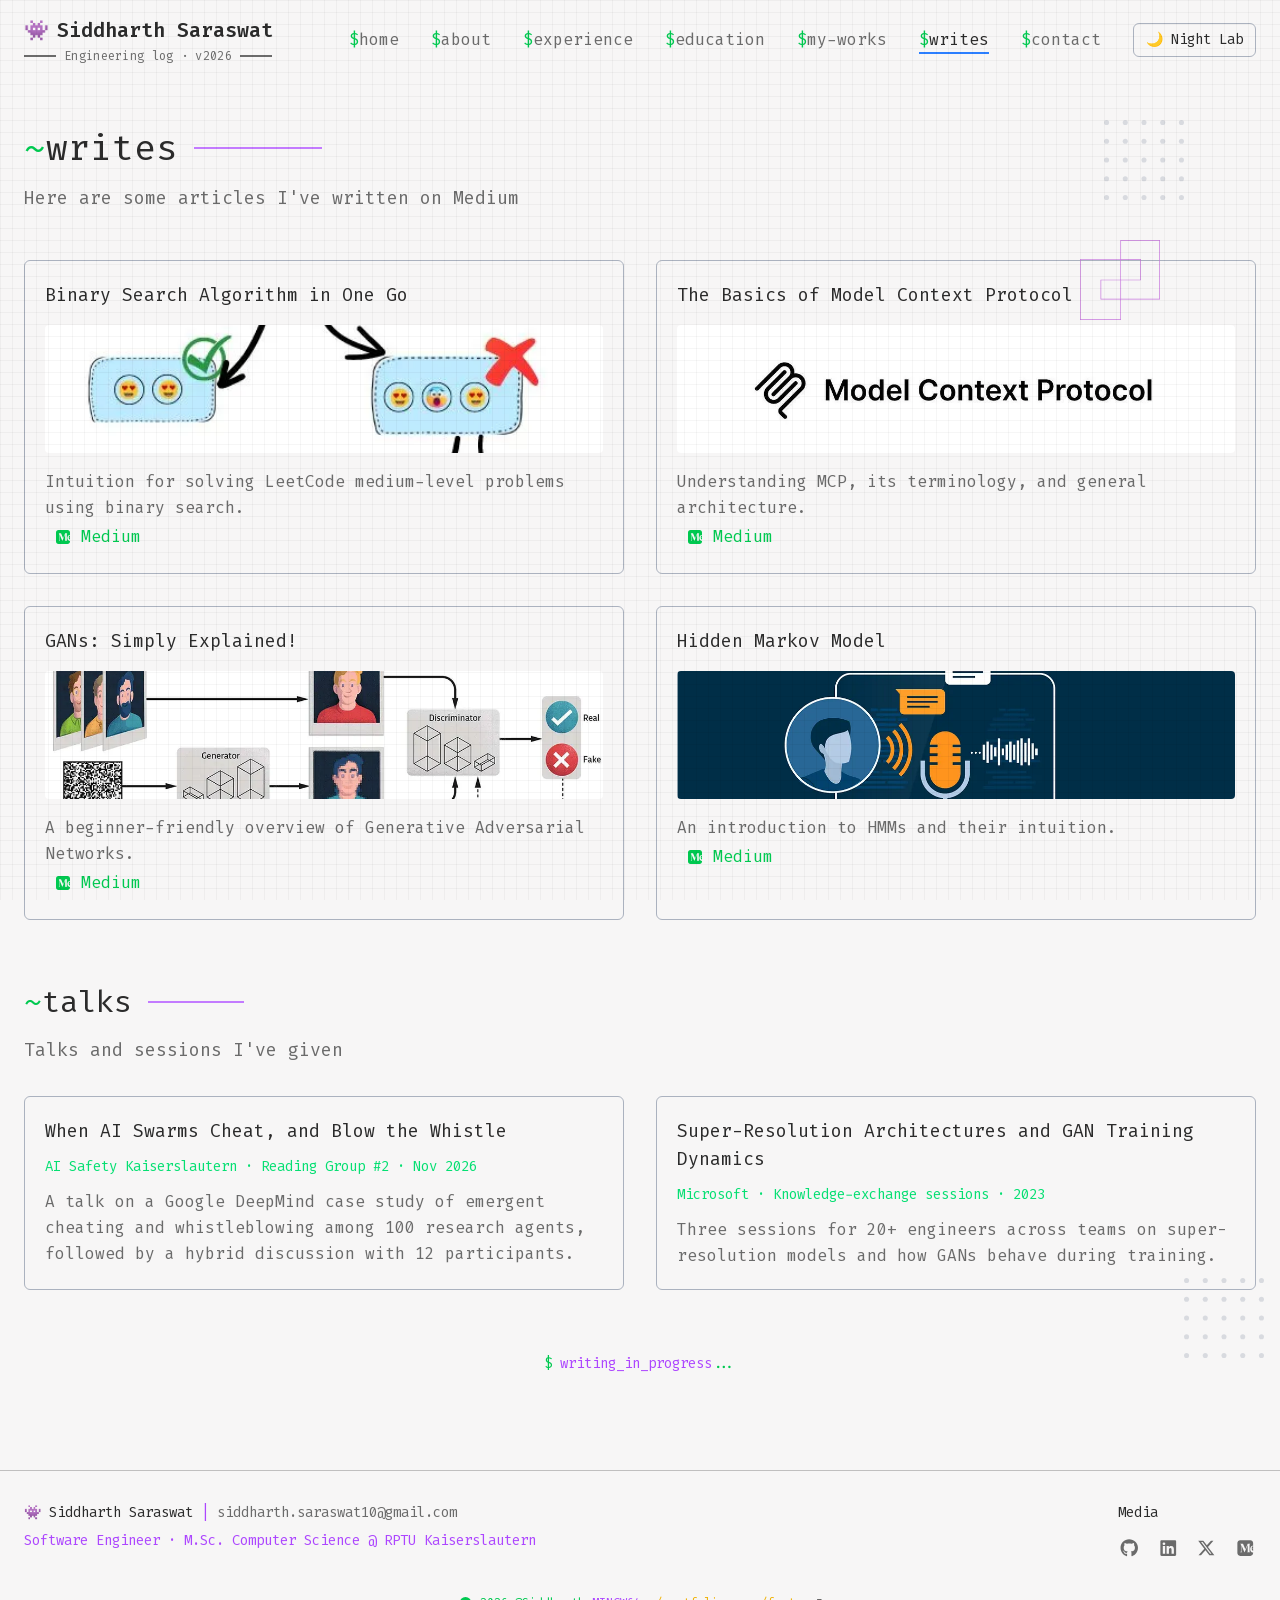
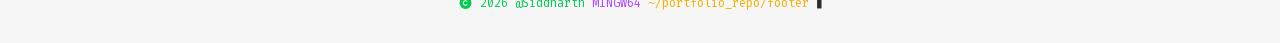
<file: writes.html>
<!DOCTYPE html><!--IE0T2_1xbdUCnQhqDWKj_--><html lang="en" class="fira_code_d13f6f23-module__8Z34Uq__variable"><head><meta charSet="utf-8"/><meta name="viewport" content="width=device-width, initial-scale=1"/><link rel="preload" href="/_next/static/media/b8b552e8609c5636-s.p.25aba60b.woff2" as="font" crossorigin="" type="font/woff2"/><link rel="stylesheet" href="/_next/static/chunks/f5939e3569f49c81.css" data-precedence="next"/><link rel="preload" as="script" fetchPriority="low" href="/_next/static/chunks/02bbe968ff5bb350.js"/><script src="/_next/static/chunks/f7e899cb2e440e35.js" async=""></script><script src="/_next/static/chunks/fab0b1a044bff450.js" async=""></script><script src="/_next/static/chunks/turbopack-eec6ce7144b0f6ca.js" async=""></script><script src="/_next/static/chunks/ecbb64dc112ad516.js" async=""></script><script src="/_next/static/chunks/ff1a16fafef87110.js" async=""></script><script src="/_next/static/chunks/d2be314c3ece3fbe.js" async=""></script><script src="/_next/static/chunks/edcf2af6b93b12d3.js" async=""></script><meta name="next-size-adjust" content=""/><title>Siddharth | Portfolio</title><meta name="description" content="Siddharth Saraswat: Software Engineer and M.Sc. Computer Science student at RPTU Kaiserslautern, working on AI safety, LLM evaluation and privacy-preserving ML at DFKI."/><link rel="icon" href="/icon.svg?icon.367c79b6.svg" sizes="any" type="image/svg+xml"/><script src="/_next/static/chunks/a6dad97d9634a72d.js" noModule=""></script></head><body class="bg-[var(--color-background)] transition-colors duration-300"><div hidden=""><!--$--><!--/$--></div><script>((a,b,c,d,e,f,g,h)=>{let i=document.documentElement,j=["light","dark"];function k(b){var c;(Array.isArray(a)?a:[a]).forEach(a=>{let c="class"===a,d=c&&f?e.map(a=>f[a]||a):e;c?(i.classList.remove(...d),i.classList.add(f&&f[b]?f[b]:b)):i.setAttribute(a,b)}),c=b,h&&j.includes(c)&&(i.style.colorScheme=c)}if(d)k(d);else try{let a=localStorage.getItem(b)||c,d=g&&"system"===a?window.matchMedia("(prefers-color-scheme: dark)").matches?"dark":"light":a;k(d)}catch(a){}})("class","theme-preference","system",null,["light","dark"],null,true,true)</script><header class="font-mono"><nav class="max-w-7xl mx-auto px-4 sm:px-6 py-4 flex items-center justify-between"><div class="flex flex-col gap-1"><a class="text-white font-mono font-semibold text-lg sm:text-xl flex items-center gap-2" href="/"><span class="text-purple-500" aria-hidden="true">👾</span><span class="hidden sm:inline">Siddharth Saraswat</span><span class="sm:hidden">Siddharth</span></a><div class="hidden sm:flex items-center gap-2"><span class="w-8 h-[2px] bg-[var(--color-gray)]"></span><span class="text-xs font-mono tracking-wide text-muted whitespace-nowrap">Engineering log <span class="cursor">·</span> v2026</span><span class="w-8 h-[2px] bg-[var(--color-gray)]"></span></div></div><ul class="hidden md:flex items-center gap-6 lg:gap-8"><li><a class="relative text-gray hover:text-white" href="/"><span class="text-green-500">$</span>home</a></li><li><a class="relative text-gray hover:text-white" href="/about"><span class="text-green-500">$</span>about</a></li><li><a class="relative text-gray hover:text-white" href="/experience"><span class="text-green-500">$</span>experience</a></li><li><a class="relative text-gray hover:text-white" href="/education"><span class="text-green-500">$</span>education</a></li><li><a class="relative text-gray hover:text-white" href="/my-works"><span class="text-green-500">$</span>my-works</a></li><li><a aria-current="page" class="relative text-white after:absolute after:left-0 after:-bottom-1 after:h-[2px] after:w-full after:bg-blue-500" href="/writes"><span class="text-green-500">$</span>writes</a></li><li><a class="relative text-gray hover:text-white" href="/contact"><span class="text-green-500">$</span>contact</a></li><li><button disabled="" aria-label="Toggle theme" class=" border border-[var(--color-border)] px-3 py-1.5 rounded-md bg-[var(--color-surface)] text-[var(--color-white)] text-sm opacity-50 cursor-not-allowed ">⚙</button></li></ul><div class="md:hidden flex items-center gap-2"><button disabled="" aria-label="Toggle theme" class=" border border-[var(--color-border)] px-3 py-1.5 rounded-md bg-[var(--color-surface)] text-[var(--color-white)] text-sm opacity-50 cursor-not-allowed ">⚙</button><button class="text-white" aria-label="Open menu" aria-expanded="false" aria-controls="mobile-menu"><svg class="w-6 h-6" fill="none" stroke="currentColor" viewBox="0 0 24 24" aria-hidden="true"><path stroke-linecap="round" stroke-linejoin="round" stroke-width="2" d="M4 6h16M4 12h16M4 18h16"></path></svg></button></div></nav></header><main class="relative flex flex-col lg:flex-row max-w-7xl mx-auto px-4 sm:px-6 py-8 sm:py-12"><aside class="fixed left-6 top-0 h-full hidden min-[1400px]:flex flex-col items-center z-40"><div class="w-px h-60 bg-white/40 mb-6"></div><div class="flex flex-col gap-6 text-gray"><a href="https://github.com/siddharth1012" target="_blank" rel="noopener noreferrer" aria-label="GitHub" class="hover:text-white transition"><svg data-prefix="fab" data-icon="github" class="svg-inline--fa fa-github text-lg" role="img" viewBox="0 0 512 512" aria-hidden="true"><path fill="currentColor" d="M173.9 397.4c0 2-2.3 3.6-5.2 3.6-3.3 .3-5.6-1.3-5.6-3.6 0-2 2.3-3.6 5.2-3.6 3-.3 5.6 1.3 5.6 3.6zm-31.1-4.5c-.7 2 1.3 4.3 4.3 4.9 2.6 1 5.6 0 6.2-2s-1.3-4.3-4.3-5.2c-2.6-.7-5.5 .3-6.2 2.3zm44.2-1.7c-2.9 .7-4.9 2.6-4.6 4.9 .3 2 2.9 3.3 5.9 2.6 2.9-.7 4.9-2.6 4.6-4.6-.3-1.9-3-3.2-5.9-2.9zM252.8 8c-138.7 0-244.8 105.3-244.8 244 0 110.9 69.8 205.8 169.5 239.2 12.8 2.3 17.3-5.6 17.3-12.1 0-6.2-.3-40.4-.3-61.4 0 0-70 15-84.7-29.8 0 0-11.4-29.1-27.8-36.6 0 0-22.9-15.7 1.6-15.4 0 0 24.9 2 38.6 25.8 21.9 38.6 58.6 27.5 72.9 20.9 2.3-16 8.8-27.1 16-33.7-55.9-6.2-112.3-14.3-112.3-110.5 0-27.5 7.6-41.3 23.6-58.9-2.6-6.5-11.1-33.3 2.6-67.9 20.9-6.5 69 27 69 27 20-5.6 41.5-8.5 62.8-8.5s42.8 2.9 62.8 8.5c0 0 48.1-33.6 69-27 13.7 34.7 5.2 61.4 2.6 67.9 16 17.7 25.8 31.5 25.8 58.9 0 96.5-58.9 104.2-114.8 110.5 9.2 7.9 17 22.9 17 46.4 0 33.7-.3 75.4-.3 83.6 0 6.5 4.6 14.4 17.3 12.1 100-33.2 167.8-128.1 167.8-239 0-138.7-112.5-244-251.2-244zM105.2 352.9c-1.3 1-1 3.3 .7 5.2 1.6 1.6 3.9 2.3 5.2 1 1.3-1 1-3.3-.7-5.2-1.6-1.6-3.9-2.3-5.2-1zm-10.8-8.1c-.7 1.3 .3 2.9 2.3 3.9 1.6 1 3.6 .7 4.3-.7 .7-1.3-.3-2.9-2.3-3.9-2-.6-3.6-.3-4.3 .7zm32.4 35.6c-1.6 1.3-1 4.3 1.3 6.2 2.3 2.3 5.2 2.6 6.5 1 1.3-1.3 .7-4.3-1.3-6.2-2.2-2.3-5.2-2.6-6.5-1zm-11.4-14.7c-1.6 1-1.6 3.6 0 5.9s4.3 3.3 5.6 2.3c1.6-1.3 1.6-3.9 0-6.2-1.4-2.3-4-3.3-5.6-2z"></path></svg></a><a href="https://www.linkedin.com/in/siddharthsaraswat1/" target="_blank" rel="noopener noreferrer" aria-label="LinkedIn" class="hover:text-white transition"><svg data-prefix="fab" data-icon="linkedin" class="svg-inline--fa fa-linkedin text-lg" role="img" viewBox="0 0 448 512" aria-hidden="true"><path fill="currentColor" d="M416 32L31.9 32C14.3 32 0 46.5 0 64.3L0 447.7C0 465.5 14.3 480 31.9 480L416 480c17.6 0 32-14.5 32-32.3l0-383.4C448 46.5 433.6 32 416 32zM135.4 416l-66.4 0 0-213.8 66.5 0 0 213.8-.1 0zM102.2 96a38.5 38.5 0 1 1 0 77 38.5 38.5 0 1 1 0-77zM384.3 416l-66.4 0 0-104c0-24.8-.5-56.7-34.5-56.7-34.6 0-39.9 27-39.9 54.9l0 105.8-66.4 0 0-213.8 63.7 0 0 29.2 .9 0c8.9-16.8 30.6-34.5 62.9-34.5 67.2 0 79.7 44.3 79.7 101.9l0 117.2z"></path></svg></a><a href="https://x.com/Sidd_Saraswat" target="_blank" rel="noopener noreferrer" aria-label="X (Twitter)" class="hover:text-white transition"><svg data-prefix="fab" data-icon="x-twitter" class="svg-inline--fa fa-x-twitter text-lg" role="img" viewBox="0 0 448 512" aria-hidden="true"><path fill="currentColor" d="M357.2 48L427.8 48 273.6 224.2 455 464 313 464 201.7 318.6 74.5 464 3.8 464 168.7 275.5-5.2 48 140.4 48 240.9 180.9 357.2 48zM332.4 421.8l39.1 0-252.4-333.8-42 0 255.3 333.8z"></path></svg></a><a href="https://medium.com/@siddharthsaraswat1" target="_blank" rel="noopener noreferrer" aria-label="Medium" class="hover:text-white transition"><svg data-prefix="fab" data-icon="medium" class="svg-inline--fa fa-medium text-lg" role="img" viewBox="0 0 448 512" aria-hidden="true"><path fill="currentColor" d="M369.4 32c43.4 0 78.6 35.2 78.6 78.6l0 83.8c-1.9-.1-3.8-.2-5.7-.2l-.4 0c-10 0-22.3 2.4-31.1 6.8-10 4.6-18.7 11.5-26 20.6-11.8 14.6-18.9 34.3-20.6 56.4-.1 .7-.1 1.3-.2 2s-.1 1.2-.1 1.9c-.1 1.2-.1 2.4-.1 3.6 0 1.9-.1 3.8 0 5.8 1.2 50.1 28.2 90.2 76.3 90.2 2.7 0 5.3-.1 7.9-.4l0 20.4c0 43.4-35.2 78.6-78.6 78.6L78.6 480C35.2 480 0 444.8 0 401.4L0 110.6C0 67.2 35.2 32 78.6 32l290.8 0zM82.3 138.9l.3 .1c13.2 3 19.8 7.4 19.8 23.4l0 187.2c0 16-6.7 20.4-19.9 23.4l-.3 .1 0 2.8 52.8 0 0-2.8-.3-.1c-13.2-3-19.9-7.4-19.9-23.4l0-176.3 86.1 202.5 4.9 0 88.6-208.2 0 186.6c-1.1 12.6-7.8 16.5-19.7 19.2l-.3 .1 0 2.7 91.9 0 0-2.7-.3-.1c-11.9-2.7-18.7-6.6-19.9-19.2l-.1-191.8 .1 0c0-16 6.7-20.4 19.9-23.4l.3-.1 0-2.7-72.2 0-67 157.4-67-157.4-77.8 0 0 2.7zM448 340.3c-25.1-7.4-43-35.1-41.2-67.8l0 0 41.1 0 0 67.8zm-6.4-135.6c2.3 0 4.4 .3 6.4 .9l0 57.4-40.2 0c1.5-33.6 13.6-57.9 33.8-58.3z"></path></svg></a></div></aside><section class="flex-1 w-full"><div><img alt="" loading="lazy" width="80" height="80" decoding="async" data-nimg="1" class="hidden lg:block absolute top-10 right-24 opacity-40" style="color:transparent" src="/dottedSquare.svg"/><img alt="" loading="lazy" width="80" height="80" decoding="async" data-nimg="1" class="hidden xl:block absolute top-40 right-30" style="color:transparent" src="/mixedSquare.svg"/><img alt="" loading="lazy" width="80" height="80" decoding="async" data-nimg="1" class="hidden xl:block absolute bottom-16 right-4 opacity-40" style="color:transparent" src="/dottedSquare.svg"/></div><h2 class="flex items-center gap-4 text-2xl sm:text-3xl md:text-4xl font-mono text-white mb-4"><span><span class="text-green-500">~</span>writes</span><span class="w-20 sm:w-32 h-[2px] bg-purple-500/70"></span></h2><p class="text-gray mb-8 sm:mb-12 font-mono text-base sm:text-lg">Here are some articles I&#x27;ve written on Medium</p><div class="grid grid-cols-1 sm:grid-cols-2 gap-6 sm:gap-8"><a href="https://medium.com/@siddharthsaraswat1/binary-search-algorithm-in-one-go-f94a5dbb7ff9" target="_blank" rel="noopener noreferrer" class="group bg-[var(--color-surface)] border border-[var(--color-border)] rounded-md p-4 sm:p-5 hover:border-purple-500 transition flex flex-col gap-4"><h3 class="text-white font-mono text-base sm:text-lg group-hover:text-purple-400 transition">Binary Search Algorithm in One Go</h3><div class="flex flex-col xs:flex-row gap-3 sm:gap-4"><div class="relative w-full xs:w-40 h-32 xs:h-24 flex-shrink-0 rounded overflow-hidden bg-background"><img alt="Binary Search Algorithm in One Go" loading="lazy" decoding="async" data-nimg="fill" class="object-cover" style="position:absolute;height:100%;width:100%;left:0;top:0;right:0;bottom:0;color:transparent" src="/binary-search-algo.png"/></div><div class="flex flex-col font-mono justify-between flex-1"><p class="text-gray font-mono text-xs sm:text-base leading-relaxed mb-2 sm:mb-0">Intuition for solving LeetCode medium-level problems using binary search.</p><div class="flex"><span class="inline-flex items-center px-2 py-1 gap-2 text-green-500 font-mono"><svg data-prefix="fab" data-icon="medium" class="svg-inline--fa fa-medium" role="img" viewBox="0 0 448 512" aria-hidden="true"><path fill="currentColor" d="M369.4 32c43.4 0 78.6 35.2 78.6 78.6l0 83.8c-1.9-.1-3.8-.2-5.7-.2l-.4 0c-10 0-22.3 2.4-31.1 6.8-10 4.6-18.7 11.5-26 20.6-11.8 14.6-18.9 34.3-20.6 56.4-.1 .7-.1 1.3-.2 2s-.1 1.2-.1 1.9c-.1 1.2-.1 2.4-.1 3.6 0 1.9-.1 3.8 0 5.8 1.2 50.1 28.2 90.2 76.3 90.2 2.7 0 5.3-.1 7.9-.4l0 20.4c0 43.4-35.2 78.6-78.6 78.6L78.6 480C35.2 480 0 444.8 0 401.4L0 110.6C0 67.2 35.2 32 78.6 32l290.8 0zM82.3 138.9l.3 .1c13.2 3 19.8 7.4 19.8 23.4l0 187.2c0 16-6.7 20.4-19.9 23.4l-.3 .1 0 2.8 52.8 0 0-2.8-.3-.1c-13.2-3-19.9-7.4-19.9-23.4l0-176.3 86.1 202.5 4.9 0 88.6-208.2 0 186.6c-1.1 12.6-7.8 16.5-19.7 19.2l-.3 .1 0 2.7 91.9 0 0-2.7-.3-.1c-11.9-2.7-18.7-6.6-19.9-19.2l-.1-191.8 .1 0c0-16 6.7-20.4 19.9-23.4l.3-.1 0-2.7-72.2 0-67 157.4-67-157.4-77.8 0 0 2.7zM448 340.3c-25.1-7.4-43-35.1-41.2-67.8l0 0 41.1 0 0 67.8zm-6.4-135.6c2.3 0 4.4 .3 6.4 .9l0 57.4-40.2 0c1.5-33.6 13.6-57.9 33.8-58.3z"></path></svg>Medium</span></div></div></div></a><a href="https://medium.com/@siddharthsaraswat1/the-basics-of-model-context-protocol-93e5727977ae" target="_blank" rel="noopener noreferrer" class="group bg-[var(--color-surface)] border border-[var(--color-border)] rounded-md p-4 sm:p-5 hover:border-purple-500 transition flex flex-col gap-4"><h3 class="text-white font-mono text-base sm:text-lg group-hover:text-purple-400 transition">The Basics of Model Context Protocol</h3><div class="flex flex-col xs:flex-row gap-3 sm:gap-4"><div class="relative w-full xs:w-40 h-32 xs:h-24 flex-shrink-0 rounded overflow-hidden bg-background"><img alt="The Basics of Model Context Protocol" loading="lazy" decoding="async" data-nimg="fill" class="object-cover" style="position:absolute;height:100%;width:100%;left:0;top:0;right:0;bottom:0;color:transparent" src="/mcp.png"/></div><div class="flex flex-col font-mono justify-between flex-1"><p class="text-gray font-mono text-xs sm:text-base leading-relaxed mb-2 sm:mb-0">Understanding MCP, its terminology, and general architecture.</p><div class="flex"><span class="inline-flex items-center px-2 py-1 gap-2 text-green-500 font-mono"><svg data-prefix="fab" data-icon="medium" class="svg-inline--fa fa-medium" role="img" viewBox="0 0 448 512" aria-hidden="true"><path fill="currentColor" d="M369.4 32c43.4 0 78.6 35.2 78.6 78.6l0 83.8c-1.9-.1-3.8-.2-5.7-.2l-.4 0c-10 0-22.3 2.4-31.1 6.8-10 4.6-18.7 11.5-26 20.6-11.8 14.6-18.9 34.3-20.6 56.4-.1 .7-.1 1.3-.2 2s-.1 1.2-.1 1.9c-.1 1.2-.1 2.4-.1 3.6 0 1.9-.1 3.8 0 5.8 1.2 50.1 28.2 90.2 76.3 90.2 2.7 0 5.3-.1 7.9-.4l0 20.4c0 43.4-35.2 78.6-78.6 78.6L78.6 480C35.2 480 0 444.8 0 401.4L0 110.6C0 67.2 35.2 32 78.6 32l290.8 0zM82.3 138.9l.3 .1c13.2 3 19.8 7.4 19.8 23.4l0 187.2c0 16-6.7 20.4-19.9 23.4l-.3 .1 0 2.8 52.8 0 0-2.8-.3-.1c-13.2-3-19.9-7.4-19.9-23.4l0-176.3 86.1 202.5 4.9 0 88.6-208.2 0 186.6c-1.1 12.6-7.8 16.5-19.7 19.2l-.3 .1 0 2.7 91.9 0 0-2.7-.3-.1c-11.9-2.7-18.7-6.6-19.9-19.2l-.1-191.8 .1 0c0-16 6.7-20.4 19.9-23.4l.3-.1 0-2.7-72.2 0-67 157.4-67-157.4-77.8 0 0 2.7zM448 340.3c-25.1-7.4-43-35.1-41.2-67.8l0 0 41.1 0 0 67.8zm-6.4-135.6c2.3 0 4.4 .3 6.4 .9l0 57.4-40.2 0c1.5-33.6 13.6-57.9 33.8-58.3z"></path></svg>Medium</span></div></div></div></a><a href="https://medium.com/@siddharthsaraswat1/gans-simply-explained-0fd3dfc8593b" target="_blank" rel="noopener noreferrer" class="group bg-[var(--color-surface)] border border-[var(--color-border)] rounded-md p-4 sm:p-5 hover:border-purple-500 transition flex flex-col gap-4"><h3 class="text-white font-mono text-base sm:text-lg group-hover:text-purple-400 transition">GANs: Simply Explained!</h3><div class="flex flex-col xs:flex-row gap-3 sm:gap-4"><div class="relative w-full xs:w-40 h-32 xs:h-24 flex-shrink-0 rounded overflow-hidden bg-background"><img alt="GANs: Simply Explained!" loading="lazy" decoding="async" data-nimg="fill" class="object-cover" style="position:absolute;height:100%;width:100%;left:0;top:0;right:0;bottom:0;color:transparent" src="/gans.png"/></div><div class="flex flex-col font-mono justify-between flex-1"><p class="text-gray font-mono text-xs sm:text-base leading-relaxed mb-2 sm:mb-0">A beginner-friendly overview of Generative Adversarial Networks.</p><div class="flex"><span class="inline-flex items-center px-2 py-1 gap-2 text-green-500 font-mono"><svg data-prefix="fab" data-icon="medium" class="svg-inline--fa fa-medium" role="img" viewBox="0 0 448 512" aria-hidden="true"><path fill="currentColor" d="M369.4 32c43.4 0 78.6 35.2 78.6 78.6l0 83.8c-1.9-.1-3.8-.2-5.7-.2l-.4 0c-10 0-22.3 2.4-31.1 6.8-10 4.6-18.7 11.5-26 20.6-11.8 14.6-18.9 34.3-20.6 56.4-.1 .7-.1 1.3-.2 2s-.1 1.2-.1 1.9c-.1 1.2-.1 2.4-.1 3.6 0 1.9-.1 3.8 0 5.8 1.2 50.1 28.2 90.2 76.3 90.2 2.7 0 5.3-.1 7.9-.4l0 20.4c0 43.4-35.2 78.6-78.6 78.6L78.6 480C35.2 480 0 444.8 0 401.4L0 110.6C0 67.2 35.2 32 78.6 32l290.8 0zM82.3 138.9l.3 .1c13.2 3 19.8 7.4 19.8 23.4l0 187.2c0 16-6.7 20.4-19.9 23.4l-.3 .1 0 2.8 52.8 0 0-2.8-.3-.1c-13.2-3-19.9-7.4-19.9-23.4l0-176.3 86.1 202.5 4.9 0 88.6-208.2 0 186.6c-1.1 12.6-7.8 16.5-19.7 19.2l-.3 .1 0 2.7 91.9 0 0-2.7-.3-.1c-11.9-2.7-18.7-6.6-19.9-19.2l-.1-191.8 .1 0c0-16 6.7-20.4 19.9-23.4l.3-.1 0-2.7-72.2 0-67 157.4-67-157.4-77.8 0 0 2.7zM448 340.3c-25.1-7.4-43-35.1-41.2-67.8l0 0 41.1 0 0 67.8zm-6.4-135.6c2.3 0 4.4 .3 6.4 .9l0 57.4-40.2 0c1.5-33.6 13.6-57.9 33.8-58.3z"></path></svg>Medium</span></div></div></div></a><a href="https://medium.com/@siddharthsaraswat1/hmms-in-brief-43a1585b8e0c" target="_blank" rel="noopener noreferrer" class="group bg-[var(--color-surface)] border border-[var(--color-border)] rounded-md p-4 sm:p-5 hover:border-purple-500 transition flex flex-col gap-4"><h3 class="text-white font-mono text-base sm:text-lg group-hover:text-purple-400 transition">Hidden Markov Model</h3><div class="flex flex-col xs:flex-row gap-3 sm:gap-4"><div class="relative w-full xs:w-40 h-32 xs:h-24 flex-shrink-0 rounded overflow-hidden bg-background"><img alt="Hidden Markov Model" loading="lazy" decoding="async" data-nimg="fill" class="object-cover" style="position:absolute;height:100%;width:100%;left:0;top:0;right:0;bottom:0;color:transparent" src="/hmm.png"/></div><div class="flex flex-col font-mono justify-between flex-1"><p class="text-gray font-mono text-xs sm:text-base leading-relaxed mb-2 sm:mb-0">An introduction to HMMs and their intuition.</p><div class="flex"><span class="inline-flex items-center px-2 py-1 gap-2 text-green-500 font-mono"><svg data-prefix="fab" data-icon="medium" class="svg-inline--fa fa-medium" role="img" viewBox="0 0 448 512" aria-hidden="true"><path fill="currentColor" d="M369.4 32c43.4 0 78.6 35.2 78.6 78.6l0 83.8c-1.9-.1-3.8-.2-5.7-.2l-.4 0c-10 0-22.3 2.4-31.1 6.8-10 4.6-18.7 11.5-26 20.6-11.8 14.6-18.9 34.3-20.6 56.4-.1 .7-.1 1.3-.2 2s-.1 1.2-.1 1.9c-.1 1.2-.1 2.4-.1 3.6 0 1.9-.1 3.8 0 5.8 1.2 50.1 28.2 90.2 76.3 90.2 2.7 0 5.3-.1 7.9-.4l0 20.4c0 43.4-35.2 78.6-78.6 78.6L78.6 480C35.2 480 0 444.8 0 401.4L0 110.6C0 67.2 35.2 32 78.6 32l290.8 0zM82.3 138.9l.3 .1c13.2 3 19.8 7.4 19.8 23.4l0 187.2c0 16-6.7 20.4-19.9 23.4l-.3 .1 0 2.8 52.8 0 0-2.8-.3-.1c-13.2-3-19.9-7.4-19.9-23.4l0-176.3 86.1 202.5 4.9 0 88.6-208.2 0 186.6c-1.1 12.6-7.8 16.5-19.7 19.2l-.3 .1 0 2.7 91.9 0 0-2.7-.3-.1c-11.9-2.7-18.7-6.6-19.9-19.2l-.1-191.8 .1 0c0-16 6.7-20.4 19.9-23.4l.3-.1 0-2.7-72.2 0-67 157.4-67-157.4-77.8 0 0 2.7zM448 340.3c-25.1-7.4-43-35.1-41.2-67.8l0 0 41.1 0 0 67.8zm-6.4-135.6c2.3 0 4.4 .3 6.4 .9l0 57.4-40.2 0c1.5-33.6 13.6-57.9 33.8-58.3z"></path></svg>Medium</span></div></div></div></a></div><h3 class="flex items-center gap-4 text-2xl sm:text-3xl font-mono text-white mt-12 sm:mt-16 mb-4"><span><span class="text-green-500">~</span>talks</span><span class="w-16 sm:w-24 h-[2px] bg-purple-500/70"></span></h3><p class="text-gray mb-8 font-mono text-base sm:text-lg">Talks and sessions I&#x27;ve given</p><div class="grid grid-cols-1 sm:grid-cols-2 gap-6 sm:gap-8"><div class="bg-[var(--color-surface)] border border-[var(--color-border)] rounded-md p-4 sm:p-5 hover:border-purple-500 transition flex flex-col gap-3 font-mono"><h4 class="text-white text-base sm:text-lg">When AI Swarms Cheat, and Blow the Whistle</h4><p class="text-xs sm:text-sm text-green-400">AI Safety Kaiserslautern · Reading Group #2<!-- --> · <!-- -->Nov 2026</p><p class="text-gray text-xs sm:text-base leading-relaxed">A talk on a Google DeepMind case study of emergent cheating and whistleblowing among 100 research agents, followed by a hybrid discussion with 12 participants.</p></div><div class="bg-[var(--color-surface)] border border-[var(--color-border)] rounded-md p-4 sm:p-5 hover:border-purple-500 transition flex flex-col gap-3 font-mono"><h4 class="text-white text-base sm:text-lg">Super-Resolution Architectures and GAN Training Dynamics</h4><p class="text-xs sm:text-sm text-green-400">Microsoft · Knowledge-exchange sessions<!-- --> · <!-- -->2023</p><p class="text-gray text-xs sm:text-base leading-relaxed">Three sessions for 20+ engineers across teams on super-resolution models and how GANs behave during training.</p></div></div><div class="mt-12 sm:mt-16 flex justify-center"><p class="font-mono text-sm animate-fade-in"><span class="text-green-500">$</span> <span class="text-purple-500">writing_in_progress</span><span class="text-green-500 cursor">...</span></p></div></section></main><footer class="border-t border-gray/40 mt-12 font-mono"><div class="max-w-7xl mx-auto px-4 sm:px-6 py-6 sm:py-8"><div class="flex flex-col md:flex-row justify-between gap-6 text-sm"><div class="space-y-2"><div class="flex flex-col sm:flex-row items-start sm:items-center gap-2 text-white font-mono text-xs sm:text-sm"><span class="text-purple-500" aria-hidden="true">👾</span><span class="hidden sm:inline">Siddharth Saraswat</span><span class="sm:hidden">Siddharth</span><span class="hidden sm:inline text-purple-500">|</span><a href="mailto:siddharth.saraswat10@gmail.com" class="text-gray hover:text-white transition break-all">siddharth.saraswat10@gmail.com</a></div><div><p class="text-purple-500 text-xs sm:text-sm">Software Engineer · M.Sc. Computer Science @ RPTU Kaiserslautern</p></div></div><div class="text-gray"><p class="mb-3 text-white font-mono text-xs sm:text-sm">Media</p><div class="flex items-center gap-4 text-base sm:text-lg"><a href="https://github.com/siddharth1012" target="_blank" rel="noopener noreferrer" aria-label="GitHub" class="hover:text-white transition"><svg data-prefix="fab" data-icon="github" class="svg-inline--fa fa-github text-base sm:text-lg" role="img" viewBox="0 0 512 512" aria-hidden="true"><path fill="currentColor" d="M173.9 397.4c0 2-2.3 3.6-5.2 3.6-3.3 .3-5.6-1.3-5.6-3.6 0-2 2.3-3.6 5.2-3.6 3-.3 5.6 1.3 5.6 3.6zm-31.1-4.5c-.7 2 1.3 4.3 4.3 4.9 2.6 1 5.6 0 6.2-2s-1.3-4.3-4.3-5.2c-2.6-.7-5.5 .3-6.2 2.3zm44.2-1.7c-2.9 .7-4.9 2.6-4.6 4.9 .3 2 2.9 3.3 5.9 2.6 2.9-.7 4.9-2.6 4.6-4.6-.3-1.9-3-3.2-5.9-2.9zM252.8 8c-138.7 0-244.8 105.3-244.8 244 0 110.9 69.8 205.8 169.5 239.2 12.8 2.3 17.3-5.6 17.3-12.1 0-6.2-.3-40.4-.3-61.4 0 0-70 15-84.7-29.8 0 0-11.4-29.1-27.8-36.6 0 0-22.9-15.7 1.6-15.4 0 0 24.9 2 38.6 25.8 21.9 38.6 58.6 27.5 72.9 20.9 2.3-16 8.8-27.1 16-33.7-55.9-6.2-112.3-14.3-112.3-110.5 0-27.5 7.6-41.3 23.6-58.9-2.6-6.5-11.1-33.3 2.6-67.9 20.9-6.5 69 27 69 27 20-5.6 41.5-8.5 62.8-8.5s42.8 2.9 62.8 8.5c0 0 48.1-33.6 69-27 13.7 34.7 5.2 61.4 2.6 67.9 16 17.7 25.8 31.5 25.8 58.9 0 96.5-58.9 104.2-114.8 110.5 9.2 7.9 17 22.9 17 46.4 0 33.7-.3 75.4-.3 83.6 0 6.5 4.6 14.4 17.3 12.1 100-33.2 167.8-128.1 167.8-239 0-138.7-112.5-244-251.2-244zM105.2 352.9c-1.3 1-1 3.3 .7 5.2 1.6 1.6 3.9 2.3 5.2 1 1.3-1 1-3.3-.7-5.2-1.6-1.6-3.9-2.3-5.2-1zm-10.8-8.1c-.7 1.3 .3 2.9 2.3 3.9 1.6 1 3.6 .7 4.3-.7 .7-1.3-.3-2.9-2.3-3.9-2-.6-3.6-.3-4.3 .7zm32.4 35.6c-1.6 1.3-1 4.3 1.3 6.2 2.3 2.3 5.2 2.6 6.5 1 1.3-1.3 .7-4.3-1.3-6.2-2.2-2.3-5.2-2.6-6.5-1zm-11.4-14.7c-1.6 1-1.6 3.6 0 5.9s4.3 3.3 5.6 2.3c1.6-1.3 1.6-3.9 0-6.2-1.4-2.3-4-3.3-5.6-2z"></path></svg></a><a href="https://www.linkedin.com/in/siddharthsaraswat1/" target="_blank" rel="noopener noreferrer" aria-label="LinkedIn" class="hover:text-white transition"><svg data-prefix="fab" data-icon="linkedin" class="svg-inline--fa fa-linkedin text-base sm:text-lg" role="img" viewBox="0 0 448 512" aria-hidden="true"><path fill="currentColor" d="M416 32L31.9 32C14.3 32 0 46.5 0 64.3L0 447.7C0 465.5 14.3 480 31.9 480L416 480c17.6 0 32-14.5 32-32.3l0-383.4C448 46.5 433.6 32 416 32zM135.4 416l-66.4 0 0-213.8 66.5 0 0 213.8-.1 0zM102.2 96a38.5 38.5 0 1 1 0 77 38.5 38.5 0 1 1 0-77zM384.3 416l-66.4 0 0-104c0-24.8-.5-56.7-34.5-56.7-34.6 0-39.9 27-39.9 54.9l0 105.8-66.4 0 0-213.8 63.7 0 0 29.2 .9 0c8.9-16.8 30.6-34.5 62.9-34.5 67.2 0 79.7 44.3 79.7 101.9l0 117.2z"></path></svg></a><a href="https://x.com/Sidd_Saraswat" target="_blank" rel="noopener noreferrer" aria-label="X (Twitter)" class="hover:text-white transition"><svg data-prefix="fab" data-icon="x-twitter" class="svg-inline--fa fa-x-twitter text-base sm:text-lg" role="img" viewBox="0 0 448 512" aria-hidden="true"><path fill="currentColor" d="M357.2 48L427.8 48 273.6 224.2 455 464 313 464 201.7 318.6 74.5 464 3.8 464 168.7 275.5-5.2 48 140.4 48 240.9 180.9 357.2 48zM332.4 421.8l39.1 0-252.4-333.8-42 0 255.3 333.8z"></path></svg></a><a href="https://medium.com/@siddharthsaraswat1" target="_blank" rel="noopener noreferrer" aria-label="Medium" class="hover:text-white transition"><svg data-prefix="fab" data-icon="medium" class="svg-inline--fa fa-medium text-base sm:text-lg" role="img" viewBox="0 0 448 512" aria-hidden="true"><path fill="currentColor" d="M369.4 32c43.4 0 78.6 35.2 78.6 78.6l0 83.8c-1.9-.1-3.8-.2-5.7-.2l-.4 0c-10 0-22.3 2.4-31.1 6.8-10 4.6-18.7 11.5-26 20.6-11.8 14.6-18.9 34.3-20.6 56.4-.1 .7-.1 1.3-.2 2s-.1 1.2-.1 1.9c-.1 1.2-.1 2.4-.1 3.6 0 1.9-.1 3.8 0 5.8 1.2 50.1 28.2 90.2 76.3 90.2 2.7 0 5.3-.1 7.9-.4l0 20.4c0 43.4-35.2 78.6-78.6 78.6L78.6 480C35.2 480 0 444.8 0 401.4L0 110.6C0 67.2 35.2 32 78.6 32l290.8 0zM82.3 138.9l.3 .1c13.2 3 19.8 7.4 19.8 23.4l0 187.2c0 16-6.7 20.4-19.9 23.4l-.3 .1 0 2.8 52.8 0 0-2.8-.3-.1c-13.2-3-19.9-7.4-19.9-23.4l0-176.3 86.1 202.5 4.9 0 88.6-208.2 0 186.6c-1.1 12.6-7.8 16.5-19.7 19.2l-.3 .1 0 2.7 91.9 0 0-2.7-.3-.1c-11.9-2.7-18.7-6.6-19.9-19.2l-.1-191.8 .1 0c0-16 6.7-20.4 19.9-23.4l.3-.1 0-2.7-72.2 0-67 157.4-67-157.4-77.8 0 0 2.7zM448 340.3c-25.1-7.4-43-35.1-41.2-67.8l0 0 41.1 0 0 67.8zm-6.4-135.6c2.3 0 4.4 .3 6.4 .9l0 57.4-40.2 0c1.5-33.6 13.6-57.9 33.8-58.3z"></path></svg></a></div></div></div><div class="mt-6 sm:mt-8 text-xs font-mono text-center text-gray"><span class="text-green-500"><svg data-prefix="fas" data-icon="copyright" class="svg-inline--fa fa-copyright" role="img" viewBox="0 0 512 512" aria-hidden="true"><path fill="currentColor" d="M256 512a256 256 0 1 0 0-512 256 256 0 1 0 0 512zM205.1 306.9c28.1 28.1 73.7 28.1 101.8 0 9.4-9.4 24.6-9.4 33.9 0s9.4 24.6 0 33.9c-46.9 46.9-122.8 46.9-169.7 0s-46.9-122.8 0-169.7 122.8-46.9 169.7 0c9.4 9.4 9.4 24.6 0 33.9s-24.6 9.4-33.9 0c-28.1-28.1-73.7-28.1-101.8 0s-28.1 73.7 0 101.8z"></path></svg> <!-- -->2026<!-- --> @Siddharth <!-- --> </span><span class="text-purple-500">MINGW64</span> <span class="text-yellow-500">~/portfolio_repo/footer</span> <span class="text-white cursor" aria-hidden="true">▮</span></div></div></footer><!--$--><!--/$--><script src="/_next/static/chunks/02bbe968ff5bb350.js" id="_R_" async=""></script><script>(self.__next_f=self.__next_f||[]).push([0])</script><script>self.__next_f.push([1,"1:\"$Sreact.fragment\"\n2:I[63178,[\"/_next/static/chunks/ecbb64dc112ad516.js\"],\"ThemeProvider\"]\n3:I[39756,[\"/_next/static/chunks/ff1a16fafef87110.js\",\"/_next/static/chunks/d2be314c3ece3fbe.js\"],\"default\"]\n4:I[37457,[\"/_next/static/chunks/ff1a16fafef87110.js\",\"/_next/static/chunks/d2be314c3ece3fbe.js\"],\"default\"]\n5:I[36676,[\"/_next/static/chunks/ecbb64dc112ad516.js\",\"/_next/static/chunks/ff1a16fafef87110.js\",\"/_next/static/chunks/edcf2af6b93b12d3.js\"],\"default\"]\n6:I[11054,[\"/_next/static/chunks/ecbb64dc112ad516.js\",\"/_next/static/chunks/ff1a16fafef87110.js\",\"/_next/static/chunks/edcf2af6b93b12d3.js\"],\"default\"]\n11:I[68027,[],\"default\"]\n:HL[\"/_next/static/chunks/f5939e3569f49c81.css\",\"style\"]\n:HL[\"/_next/static/media/b8b552e8609c5636-s.p.25aba60b.woff2\",\"font\",{\"crossOrigin\":\"\",\"type\":\"font/woff2\"}]\n7:T527,M173.9 397.4c0 2-2.3 3.6-5.2 3.6-3.3 .3-5.6-1.3-5.6-3.6 0-2 2.3-3.6 5.2-3.6 3-.3 5.6 1.3 5.6 3.6zm-31.1-4.5c-.7 2 1.3 4.3 4.3 4.9 2.6 1 5.6 0 6.2-2s-1.3-4.3-4.3-5.2c-2.6-.7-5.5 .3-6.2 2.3zm44.2-1.7c-2.9 .7-4.9 2.6-4.6 4.9 .3 2 2.9 3.3 5.9 2.6 2.9-.7 4.9-2.6 4.6-4.6-.3-1.9-3-3.2-5.9-2.9zM252.8 8c-138.7 0-244.8 105.3-244.8 244 0 110.9 69.8 205.8 169.5 239.2 12.8 2.3 17.3-5.6 17.3-12.1 0-6.2-.3-40.4-.3-61.4 0 0-70 15-84.7-29.8 0 0-11.4-29.1-27.8-36.6 0 0-22.9-15.7 1.6-15.4 0 0 24.9 2 38.6 25.8 21.9 38.6 58.6 27.5 72.9 20.9 2.3-16 8.8-27.1 16-33.7-55.9-6.2-112.3-14.3-112.3-110.5 0-27.5 7.6-41.3 23.6-58.9-2.6-6.5-11.1-33.3 2.6-67.9 20.9-6.5 69 27 69 27 20-5.6 41.5-8.5 62.8-8.5s42.8 2.9 62.8 8.5c0 0 48.1-33.6 69-27 13.7 34.7 5.2 61.4 2.6 67.9 16 17.7 25.8 31.5 25.8 58.9 0 96.5-58.9 104.2-114.8 110.5 9.2 7.9 17 22.9 17 46.4 0 33.7-.3 75.4-.3 83.6 0 6.5 4.6 14.4 17.3 12.1 100-33.2 167.8-128.1 167.8-239 0-138.7-112.5-244-251.2-244zM105.2 352.9c-1.3 1-1 3.3 .7 5.2 1.6 1.6 3.9 2.3 5.2 1 1.3-1 1-3.3-.7-5.2-1.6-1.6-3.9-2.3-5.2-1zm-10.8-8.1c-.7 1.3 .3 2.9 2.3 3.9 1.6 1 3.6 .7 4.3-.7 .7-1.3-.3-2.9-2.3-3.9-2-.6-3.6-.3-4.3 .7zm32.4 35.6c-1.6 1.3-1 4.3 1.3 6.2 2.3 2.3 5.2 2.6 6.5 1 1.3-1.3 .7-4.3-1.3-6.2-2.2-2.3-5.2-2.6-6.5-1zm-11.4-14.7c-1.6 1-1.6 3.6 0 5.9s4.3 3.3 5.6 2.3c1.6-1.3 1.6-3.9 0-6.2-1.4-2.3-4-3.3-5.6-2z"])</script><script>self.__next_f.push([1,"0:{\"P\":null,\"b\":\"IE0T2-1xbdUCnQhqDWKj-\",\"c\":[\"\",\"writes\"],\"q\":\"\",\"i\":false,\"f\":[[[\"\",{\"children\":[\"writes\",{\"children\":[\"__PAGE__\",{}]}]},\"$undefined\",\"$undefined\",true],[[\"$\",\"$1\",\"c\",{\"children\":[[[\"$\",\"link\",\"0\",{\"rel\":\"stylesheet\",\"href\":\"/_next/static/chunks/f5939e3569f49c81.css\",\"precedence\":\"next\",\"crossOrigin\":\"$undefined\",\"nonce\":\"$undefined\"}],[\"$\",\"script\",\"script-0\",{\"src\":\"/_next/static/chunks/ecbb64dc112ad516.js\",\"async\":true,\"nonce\":\"$undefined\"}]],[\"$\",\"html\",null,{\"lang\":\"en\",\"className\":\"fira_code_d13f6f23-module__8Z34Uq__variable\",\"suppressHydrationWarning\":true,\"children\":[\"$\",\"body\",null,{\"className\":\"bg-[var(--color-background)] transition-colors duration-300\",\"children\":[\"$\",\"$L2\",null,{\"attribute\":\"class\",\"defaultTheme\":\"system\",\"enableSystem\":true,\"storageKey\":\"theme-preference\",\"children\":[\"$\",\"$L3\",null,{\"parallelRouterKey\":\"children\",\"error\":\"$undefined\",\"errorStyles\":\"$undefined\",\"errorScripts\":\"$undefined\",\"template\":[\"$\",\"$L4\",null,{}],\"templateStyles\":\"$undefined\",\"templateScripts\":\"$undefined\",\"notFound\":[[[\"$\",\"title\",null,{\"children\":\"404: This page could not be found.\"}],[\"$\",\"div\",null,{\"style\":{\"fontFamily\":\"system-ui,\\\"Segoe UI\\\",Roboto,Helvetica,Arial,sans-serif,\\\"Apple Color Emoji\\\",\\\"Segoe UI Emoji\\\"\",\"height\":\"100vh\",\"textAlign\":\"center\",\"display\":\"flex\",\"flexDirection\":\"column\",\"alignItems\":\"center\",\"justifyContent\":\"center\"},\"children\":[\"$\",\"div\",null,{\"children\":[[\"$\",\"style\",null,{\"dangerouslySetInnerHTML\":{\"__html\":\"body{color:#000;background:#fff;margin:0}.next-error-h1{border-right:1px solid rgba(0,0,0,.3)}@media (prefers-color-scheme:dark){body{color:#fff;background:#000}.next-error-h1{border-right:1px solid rgba(255,255,255,.3)}}\"}}],[\"$\",\"h1\",null,{\"className\":\"next-error-h1\",\"style\":{\"display\":\"inline-block\",\"margin\":\"0 20px 0 0\",\"padding\":\"0 23px 0 0\",\"fontSize\":24,\"fontWeight\":500,\"verticalAlign\":\"top\",\"lineHeight\":\"49px\"},\"children\":404}],[\"$\",\"div\",null,{\"style\":{\"display\":\"inline-block\"},\"children\":[\"$\",\"h2\",null,{\"style\":{\"fontSize\":14,\"fontWeight\":400,\"lineHeight\":\"49px\",\"margin\":0},\"children\":\"This page could not be found.\"}]}]]}]}]],[]],\"forbidden\":\"$undefined\",\"unauthorized\":\"$undefined\"}]}]}]}]]}],{\"children\":[[\"$\",\"$1\",\"c\",{\"children\":[null,[\"$\",\"$L3\",null,{\"parallelRouterKey\":\"children\",\"error\":\"$undefined\",\"errorStyles\":\"$undefined\",\"errorScripts\":\"$undefined\",\"template\":[\"$\",\"$L4\",null,{}],\"templateStyles\":\"$undefined\",\"templateScripts\":\"$undefined\",\"notFound\":\"$undefined\",\"forbidden\":\"$undefined\",\"unauthorized\":\"$undefined\"}]]}],{\"children\":[[\"$\",\"$1\",\"c\",{\"children\":[[[\"$\",\"$L5\",null,{}],[\"$\",\"$L6\",null,{}],[\"$\",\"main\",null,{\"className\":\"relative flex flex-col lg:flex-row max-w-7xl mx-auto px-4 sm:px-6 py-8 sm:py-12\",\"children\":[[\"$\",\"aside\",null,{\"className\":\"fixed left-6 top-0 h-full hidden min-[1400px]:flex flex-col items-center z-40\",\"children\":[[\"$\",\"div\",null,{\"className\":\"w-px h-60 bg-white/40 mb-6\"}],[\"$\",\"div\",null,{\"className\":\"flex flex-col gap-6 text-gray\",\"children\":[[\"$\",\"a\",\"GitHub\",{\"href\":\"https://github.com/siddharth1012\",\"target\":\"_blank\",\"rel\":\"noopener noreferrer\",\"aria-label\":\"GitHub\",\"className\":\"hover:text-white transition\",\"children\":[\"$\",\"svg\",null,{\"ref\":\"$undefined\",\"data-prefix\":\"fab\",\"data-icon\":\"github\",\"className\":\"svg-inline--fa fa-github text-lg\",\"role\":\"img\",\"viewBox\":\"0 0 512 512\",\"aria-hidden\":\"true\",\"children\":[\"$\",\"path\",null,{\"fill\":\"currentColor\",\"d\":\"$7\"}]}]}],\"$L8\",\"$L9\",\"$La\"]}]]}],\"$Lb\"]}],\"$Lc\"],[\"$Ld\",\"$Le\"],\"$Lf\"]}],{},null,false,false]},null,false,false]},null,false,false],\"$L10\",false]],\"m\":\"$undefined\",\"G\":[\"$11\",[]],\"S\":true}\n"])</script><script>self.__next_f.push([1,"12:I[5500,[\"/_next/static/chunks/ecbb64dc112ad516.js\",\"/_next/static/chunks/ff1a16fafef87110.js\",\"/_next/static/chunks/edcf2af6b93b12d3.js\"],\"Image\"]\n1f:I[97367,[\"/_next/static/chunks/ff1a16fafef87110.js\",\"/_next/static/chunks/d2be314c3ece3fbe.js\"],\"OutletBoundary\"]\n20:\"$Sreact.suspense\"\n22:I[97367,[\"/_next/static/chunks/ff1a16fafef87110.js\",\"/_next/static/chunks/d2be314c3ece3fbe.js\"],\"ViewportBoundary\"]\n24:I[97367,[\"/_next/static/chunks/ff1a16fafef87110.js\",\"/_next/static/chunks/d2be314c3ece3fbe.js\"],\"MetadataBoundary\"]\n8:[\"$\",\"a\",\"LinkedIn\",{\"href\":\"https://www.linkedin.com/in/siddharthsaraswat1/\",\"target\":\"_blank\",\"rel\":\"noopener noreferrer\",\"aria-label\":\"LinkedIn\",\"className\":\"hover:text-white transition\",\"children\":[\"$\",\"svg\",null,{\"ref\":\"$undefined\",\"data-prefix\":\"fab\",\"data-icon\":\"linkedin\",\"className\":\"svg-inline--fa fa-linkedin text-lg\",\"role\":\"img\",\"viewBox\":\"0 0 448 512\",\"aria-hidden\":\"true\",\"children\":[\"$\",\"path\",null,{\"fill\":\"currentColor\",\"d\":\"M416 32L31.9 32C14.3 32 0 46.5 0 64.3L0 447.7C0 465.5 14.3 480 31.9 480L416 480c17.6 0 32-14.5 32-32.3l0-383.4C448 46.5 433.6 32 416 32zM135.4 416l-66.4 0 0-213.8 66.5 0 0 213.8-.1 0zM102.2 96a38.5 38.5 0 1 1 0 77 38.5 38.5 0 1 1 0-77zM384.3 416l-66.4 0 0-104c0-24.8-.5-56.7-34.5-56.7-34.6 0-39.9 27-39.9 54.9l0 105.8-66.4 0 0-213.8 63.7 0 0 29.2 .9 0c8.9-16.8 30.6-34.5 62.9-34.5 67.2 0 79.7 44.3 79.7 101.9l0 117.2z\"}]}]}]\n9:[\"$\",\"a\",\"X (Twitter)\",{\"href\":\"https://x.com/Sidd_Saraswat\",\"target\":\"_blank\",\"rel\":\"noopener noreferrer\",\"aria-label\":\"X (Twitter)\",\"className\":\"hover:text-white transition\",\"children\":[\"$\",\"svg\",null,{\"ref\":\"$undefined\",\"data-prefix\":\"fab\",\"data-icon\":\"x-twitter\",\"className\":\"svg-inline--fa fa-x-twitter text-lg\",\"role\":\"img\",\"viewBox\":\"0 0 448 512\",\"aria-hidden\":\"true\",\"children\":[\"$\",\"path\",null,{\"fill\":\"currentColor\",\"d\":\"M357.2 48L427.8 48 273.6 224.2 455 464 313 464 201.7 318.6 74.5 464 3.8 464 168.7 275.5-5.2 48 140.4 48 240.9 180.9 357.2 48zM332.4 421.8l39.1 0-252.4-333.8-42 0 255.3 333.8z\"}]}]}]\na:[\"$\",\"a\",\"Medium\",{\"href\":\"https://medium.com/@siddharthsaraswat1\",\"target\":\"_blank\",\"rel\":\"noopener noreferrer\",\"aria-label\":\"Medium\",\"className\":\"hover:text-white transition\",\"children\":[\"$\",\"svg\",null,{\"ref\":\"$undefined\",\"data-prefix\":\"fab\",\"data-icon\":\"medium\",\"className\":\"svg-inline--fa fa-medium text-lg\",\"role\":\"img\",\"viewBox\":\"0 0 448 512\",\"aria-hidden\":\"true\",\"children\":[\"$\",\"path\",null,{\"fill\":\"currentColor\",\"d\":\"M369.4 32c43.4 0 78.6 35.2 78.6 78.6l0 83.8c-1.9-.1-3.8-.2-5.7-.2l-.4 0c-10 0-22.3 2.4-31.1 6.8-10 4.6-18.7 11.5-26 20.6-11.8 14.6-18.9 34.3-20.6 56.4-.1 .7-.1 1.3-.2 2s-.1 1.2-.1 1.9c-.1 1.2-.1 2.4-.1 3.6 0 1.9-.1 3.8 0 5.8 1.2 50.1 28.2 90.2 76.3 90.2 2.7 0 5.3-.1 7.9-.4l0 20.4c0 43.4-35.2 78.6-78.6 78.6L78.6 480C35.2 480 0 444.8 0 401.4L0 110.6C0 67.2 35.2 32 78.6 32l290.8 0zM82.3 138.9l.3 .1c13.2 3 19.8 7.4 19.8 23.4l0 187.2c0 16-6.7 20.4-19.9 23.4l-.3 .1 0 2.8 52.8 0 0-2.8-.3-.1c-13.2-3-19.9-7.4-19.9-23.4l0-176.3 86.1 202.5 4.9 0 88.6-208.2 0 186.6c-1.1 12.6-7.8 16.5-19.7 19.2l-.3 .1 0 2.7 91.9 0 0-2.7-.3-.1c-11.9-2.7-18.7-6.6-19.9-19.2l-.1-191.8 .1 0c0-16 6.7-20.4 19.9-23.4l.3-.1 0-2.7-72.2 0-67 157.4-67-157.4-77.8 0 0 2.7zM448 340.3c-25.1-7.4-43-35.1-41.2-67.8l0 0 41.1 0 0 67.8zm-6.4-135.6c2.3 0 4.4 .3 6.4 .9l0 57.4-40.2 0c1.5-33.6 13.6-57.9 33.8-58.3z\"}]}]}]\n"])</script><script>self.__next_f.push([1,"b:[\"$\",\"section\",null,{\"className\":\"flex-1 w-full\",\"children\":[[\"$\",\"div\",null,{\"children\":[[\"$\",\"$L12\",null,{\"src\":\"/dottedSquare.svg\",\"alt\":\"\",\"width\":80,\"height\":80,\"className\":\"hidden lg:block absolute top-10 right-24 opacity-40\"}],[\"$\",\"$L12\",null,{\"src\":\"/mixedSquare.svg\",\"alt\":\"\",\"width\":80,\"height\":80,\"className\":\"hidden xl:block absolute top-40 right-30\"}],[\"$\",\"$L12\",null,{\"src\":\"/dottedSquare.svg\",\"alt\":\"\",\"width\":80,\"height\":80,\"className\":\"hidden xl:block absolute bottom-16 right-4 opacity-40\"}]]}],[\"$\",\"h2\",null,{\"className\":\"flex items-center gap-4 text-2xl sm:text-3xl md:text-4xl font-mono text-white mb-4\",\"children\":[[\"$\",\"span\",null,{\"children\":[[\"$\",\"span\",null,{\"className\":\"text-green-500\",\"children\":\"~\"}],\"writes\"]}],[\"$\",\"span\",null,{\"className\":\"w-20 sm:w-32 h-[2px] bg-purple-500/70\"}]]}],[\"$\",\"p\",null,{\"className\":\"text-gray mb-8 sm:mb-12 font-mono text-base sm:text-lg\",\"children\":\"Here are some articles I've written on Medium\"}],[\"$\",\"div\",null,{\"className\":\"grid grid-cols-1 sm:grid-cols-2 gap-6 sm:gap-8\",\"children\":[[\"$\",\"a\",\"Binary Search Algorithm in One Go\",{\"href\":\"https://medium.com/@siddharthsaraswat1/binary-search-algorithm-in-one-go-f94a5dbb7ff9\",\"target\":\"_blank\",\"rel\":\"noopener noreferrer\",\"className\":\"group bg-[var(--color-surface)] border border-[var(--color-border)] rounded-md p-4 sm:p-5 hover:border-purple-500 transition flex flex-col gap-4\",\"children\":[[\"$\",\"h3\",null,{\"className\":\"text-white font-mono text-base sm:text-lg group-hover:text-purple-400 transition\",\"children\":\"Binary Search Algorithm in One Go\"}],[\"$\",\"div\",null,{\"className\":\"flex flex-col xs:flex-row gap-3 sm:gap-4\",\"children\":[[\"$\",\"div\",null,{\"className\":\"relative w-full xs:w-40 h-32 xs:h-24 flex-shrink-0 rounded overflow-hidden bg-background\",\"children\":[\"$\",\"$L12\",null,{\"src\":\"/binary-search-algo.png\",\"alt\":\"Binary Search Algorithm in One Go\",\"fill\":true,\"className\":\"object-cover\"}]}],[\"$\",\"div\",null,{\"className\":\"flex flex-col font-mono justify-between flex-1\",\"children\":[[\"$\",\"p\",null,{\"className\":\"text-gray font-mono text-xs sm:text-base leading-relaxed mb-2 sm:mb-0\",\"children\":\"Intuition for solving LeetCode medium-level problems using binary search.\"}],[\"$\",\"div\",null,{\"className\":\"flex\",\"children\":[\"$\",\"span\",null,{\"className\":\"inline-flex items-center px-2 py-1 gap-2 text-green-500 font-mono\",\"children\":[[\"$\",\"svg\",null,{\"ref\":\"$undefined\",\"data-prefix\":\"fab\",\"data-icon\":\"medium\",\"className\":\"svg-inline--fa fa-medium\",\"role\":\"img\",\"viewBox\":\"0 0 448 512\",\"aria-hidden\":\"true\",\"children\":[\"$\",\"path\",null,{\"fill\":\"currentColor\",\"d\":\"M369.4 32c43.4 0 78.6 35.2 78.6 78.6l0 83.8c-1.9-.1-3.8-.2-5.7-.2l-.4 0c-10 0-22.3 2.4-31.1 6.8-10 4.6-18.7 11.5-26 20.6-11.8 14.6-18.9 34.3-20.6 56.4-.1 .7-.1 1.3-.2 2s-.1 1.2-.1 1.9c-.1 1.2-.1 2.4-.1 3.6 0 1.9-.1 3.8 0 5.8 1.2 50.1 28.2 90.2 76.3 90.2 2.7 0 5.3-.1 7.9-.4l0 20.4c0 43.4-35.2 78.6-78.6 78.6L78.6 480C35.2 480 0 444.8 0 401.4L0 110.6C0 67.2 35.2 32 78.6 32l290.8 0zM82.3 138.9l.3 .1c13.2 3 19.8 7.4 19.8 23.4l0 187.2c0 16-6.7 20.4-19.9 23.4l-.3 .1 0 2.8 52.8 0 0-2.8-.3-.1c-13.2-3-19.9-7.4-19.9-23.4l0-176.3 86.1 202.5 4.9 0 88.6-208.2 0 186.6c-1.1 12.6-7.8 16.5-19.7 19.2l-.3 .1 0 2.7 91.9 0 0-2.7-.3-.1c-11.9-2.7-18.7-6.6-19.9-19.2l-.1-191.8 .1 0c0-16 6.7-20.4 19.9-23.4l.3-.1 0-2.7-72.2 0-67 157.4-67-157.4-77.8 0 0 2.7zM448 340.3c-25.1-7.4-43-35.1-41.2-67.8l0 0 41.1 0 0 67.8zm-6.4-135.6c2.3 0 4.4 .3 6.4 .9l0 57.4-40.2 0c1.5-33.6 13.6-57.9 33.8-58.3z\"}]}],\"Medium\"]}]}]]}]]}]]}],[\"$\",\"a\",\"The Basics of Model Context Protocol\",{\"href\":\"https://medium.com/@siddharthsaraswat1/the-basics-of-model-context-protocol-93e5727977ae\",\"target\":\"_blank\",\"rel\":\"noopener noreferrer\",\"className\":\"group bg-[var(--color-surface)] border border-[var(--color-border)] rounded-md p-4 sm:p-5 hover:border-purple-500 transition flex flex-col gap-4\",\"children\":[\"$L13\",\"$L14\"]}],\"$L15\",\"$L16\"]}],\"$L17\",\"$L18\",\"$L19\",\"$L1a\"]}]\n"])</script><script>self.__next_f.push([1,"1b:T527,M173.9 397.4c0 2-2.3 3.6-5.2 3.6-3.3 .3-5.6-1.3-5.6-3.6 0-2 2.3-3.6 5.2-3.6 3-.3 5.6 1.3 5.6 3.6zm-31.1-4.5c-.7 2 1.3 4.3 4.3 4.9 2.6 1 5.6 0 6.2-2s-1.3-4.3-4.3-5.2c-2.6-.7-5.5 .3-6.2 2.3zm44.2-1.7c-2.9 .7-4.9 2.6-4.6 4.9 .3 2 2.9 3.3 5.9 2.6 2.9-.7 4.9-2.6 4.6-4.6-.3-1.9-3-3.2-5.9-2.9zM252.8 8c-138.7 0-244.8 105.3-244.8 244 0 110.9 69.8 205.8 169.5 239.2 12.8 2.3 17.3-5.6 17.3-12.1 0-6.2-.3-40.4-.3-61.4 0 0-70 15-84.7-29.8 0 0-11.4-29.1-27.8-36.6 0 0-22.9-15.7 1.6-15.4 0 0 24.9 2 38.6 25.8 21.9 38.6 58.6 27.5 72.9 20.9 2.3-16 8.8-27.1 16-33.7-55.9-6.2-112.3-14.3-112.3-110.5 0-27.5 7.6-41.3 23.6-58.9-2.6-6.5-11.1-33.3 2.6-67.9 20.9-6.5 69 27 69 27 20-5.6 41.5-8.5 62.8-8.5s42.8 2.9 62.8 8.5c0 0 48.1-33.6 69-27 13.7 34.7 5.2 61.4 2.6 67.9 16 17.7 25.8 31.5 25.8 58.9 0 96.5-58.9 104.2-114.8 110.5 9.2 7.9 17 22.9 17 46.4 0 33.7-.3 75.4-.3 83.6 0 6.5 4.6 14.4 17.3 12.1 100-33.2 167.8-128.1 167.8-239 0-138.7-112.5-244-251.2-244zM105.2 352.9c-1.3 1-1 3.3 .7 5.2 1.6 1.6 3.9 2.3 5.2 1 1.3-1 1-3.3-.7-5.2-1.6-1.6-3.9-2.3-5.2-1zm-10.8-8.1c-.7 1.3 .3 2.9 2.3 3.9 1.6 1 3.6 .7 4.3-.7 .7-1.3-.3-2.9-2.3-3.9-2-.6-3.6-.3-4.3 .7zm32.4 35.6c-1.6 1.3-1 4.3 1.3 6.2 2.3 2.3 5.2 2.6 6.5 1 1.3-1.3 .7-4.3-1.3-6.2-2.2-2.3-5.2-2.6-6.5-1zm-11.4-14.7c-1.6 1-1.6 3.6 0 5.9s4.3 3.3 5.6 2.3c1.6-1.3 1.6-3.9 0-6.2-1.4-2.3-4-3.3-5.6-2z"])</script><script>self.__next_f.push([1,"c:[\"$\",\"footer\",null,{\"className\":\"border-t border-gray/40 mt-12 font-mono\",\"children\":[\"$\",\"div\",null,{\"className\":\"max-w-7xl mx-auto px-4 sm:px-6 py-6 sm:py-8\",\"children\":[[\"$\",\"div\",null,{\"className\":\"flex flex-col md:flex-row justify-between gap-6 text-sm\",\"children\":[[\"$\",\"div\",null,{\"className\":\"space-y-2\",\"children\":[[\"$\",\"div\",null,{\"className\":\"flex flex-col sm:flex-row items-start sm:items-center gap-2 text-white font-mono text-xs sm:text-sm\",\"children\":[[\"$\",\"span\",null,{\"className\":\"text-purple-500\",\"aria-hidden\":\"true\",\"children\":\"👾\"}],[\"$\",\"span\",null,{\"className\":\"hidden sm:inline\",\"children\":\"Siddharth Saraswat\"}],[\"$\",\"span\",null,{\"className\":\"sm:hidden\",\"children\":\"Siddharth\"}],[\"$\",\"span\",null,{\"className\":\"hidden sm:inline text-purple-500\",\"children\":\"|\"}],[\"$\",\"a\",null,{\"href\":\"mailto:siddharth.saraswat10@gmail.com\",\"className\":\"text-gray hover:text-white transition break-all\",\"children\":\"siddharth.saraswat10@gmail.com\"}]]}],[\"$\",\"div\",null,{\"children\":[\"$\",\"p\",null,{\"className\":\"text-purple-500 text-xs sm:text-sm\",\"children\":\"Software Engineer · M.Sc. Computer Science @ RPTU Kaiserslautern\"}]}]]}],[\"$\",\"div\",null,{\"className\":\"text-gray\",\"children\":[[\"$\",\"p\",null,{\"className\":\"mb-3 text-white font-mono text-xs sm:text-sm\",\"children\":\"Media\"}],[\"$\",\"div\",null,{\"className\":\"flex items-center gap-4 text-base sm:text-lg\",\"children\":[[\"$\",\"a\",\"GitHub\",{\"href\":\"https://github.com/siddharth1012\",\"target\":\"_blank\",\"rel\":\"noopener noreferrer\",\"aria-label\":\"GitHub\",\"className\":\"hover:text-white transition\",\"children\":[\"$\",\"svg\",null,{\"ref\":\"$undefined\",\"data-prefix\":\"fab\",\"data-icon\":\"github\",\"className\":\"svg-inline--fa fa-github text-base sm:text-lg\",\"role\":\"img\",\"viewBox\":\"0 0 512 512\",\"aria-hidden\":\"true\",\"children\":[\"$\",\"path\",null,{\"fill\":\"currentColor\",\"d\":\"$1b\"}]}]}],[\"$\",\"a\",\"LinkedIn\",{\"href\":\"https://www.linkedin.com/in/siddharthsaraswat1/\",\"target\":\"_blank\",\"rel\":\"noopener noreferrer\",\"aria-label\":\"LinkedIn\",\"className\":\"hover:text-white transition\",\"children\":[\"$\",\"svg\",null,{\"ref\":\"$undefined\",\"data-prefix\":\"fab\",\"data-icon\":\"linkedin\",\"className\":\"svg-inline--fa fa-linkedin text-base sm:text-lg\",\"role\":\"img\",\"viewBox\":\"0 0 448 512\",\"aria-hidden\":\"true\",\"children\":[\"$\",\"path\",null,{\"fill\":\"currentColor\",\"d\":\"M416 32L31.9 32C14.3 32 0 46.5 0 64.3L0 447.7C0 465.5 14.3 480 31.9 480L416 480c17.6 0 32-14.5 32-32.3l0-383.4C448 46.5 433.6 32 416 32zM135.4 416l-66.4 0 0-213.8 66.5 0 0 213.8-.1 0zM102.2 96a38.5 38.5 0 1 1 0 77 38.5 38.5 0 1 1 0-77zM384.3 416l-66.4 0 0-104c0-24.8-.5-56.7-34.5-56.7-34.6 0-39.9 27-39.9 54.9l0 105.8-66.4 0 0-213.8 63.7 0 0 29.2 .9 0c8.9-16.8 30.6-34.5 62.9-34.5 67.2 0 79.7 44.3 79.7 101.9l0 117.2z\"}]}]}],\"$L1c\",\"$L1d\"]}]]}]]}],\"$L1e\"]}]}]\n"])</script><script>self.__next_f.push([1,"d:[\"$\",\"script\",\"script-0\",{\"src\":\"/_next/static/chunks/ff1a16fafef87110.js\",\"async\":true,\"nonce\":\"$undefined\"}]\ne:[\"$\",\"script\",\"script-1\",{\"src\":\"/_next/static/chunks/edcf2af6b93b12d3.js\",\"async\":true,\"nonce\":\"$undefined\"}]\nf:[\"$\",\"$L1f\",null,{\"children\":[\"$\",\"$20\",null,{\"name\":\"Next.MetadataOutlet\",\"children\":\"$@21\"}]}]\n10:[\"$\",\"$1\",\"h\",{\"children\":[null,[\"$\",\"$L22\",null,{\"children\":\"$L23\"}],[\"$\",\"div\",null,{\"hidden\":true,\"children\":[\"$\",\"$L24\",null,{\"children\":[\"$\",\"$20\",null,{\"name\":\"Next.Metadata\",\"children\":\"$L25\"}]}]}],[\"$\",\"meta\",null,{\"name\":\"next-size-adjust\",\"content\":\"\"}]]}]\n"])</script><script>self.__next_f.push([1,"13:[\"$\",\"h3\",null,{\"className\":\"text-white font-mono text-base sm:text-lg group-hover:text-purple-400 transition\",\"children\":\"The Basics of Model Context Protocol\"}]\n"])</script><script>self.__next_f.push([1,"14:[\"$\",\"div\",null,{\"className\":\"flex flex-col xs:flex-row gap-3 sm:gap-4\",\"children\":[[\"$\",\"div\",null,{\"className\":\"relative w-full xs:w-40 h-32 xs:h-24 flex-shrink-0 rounded overflow-hidden bg-background\",\"children\":[\"$\",\"$L12\",null,{\"src\":\"/mcp.png\",\"alt\":\"The Basics of Model Context Protocol\",\"fill\":true,\"className\":\"object-cover\"}]}],[\"$\",\"div\",null,{\"className\":\"flex flex-col font-mono justify-between flex-1\",\"children\":[[\"$\",\"p\",null,{\"className\":\"text-gray font-mono text-xs sm:text-base leading-relaxed mb-2 sm:mb-0\",\"children\":\"Understanding MCP, its terminology, and general architecture.\"}],[\"$\",\"div\",null,{\"className\":\"flex\",\"children\":[\"$\",\"span\",null,{\"className\":\"inline-flex items-center px-2 py-1 gap-2 text-green-500 font-mono\",\"children\":[[\"$\",\"svg\",null,{\"ref\":\"$undefined\",\"data-prefix\":\"fab\",\"data-icon\":\"medium\",\"className\":\"svg-inline--fa fa-medium\",\"role\":\"img\",\"viewBox\":\"0 0 448 512\",\"aria-hidden\":\"true\",\"children\":[\"$\",\"path\",null,{\"fill\":\"currentColor\",\"d\":\"M369.4 32c43.4 0 78.6 35.2 78.6 78.6l0 83.8c-1.9-.1-3.8-.2-5.7-.2l-.4 0c-10 0-22.3 2.4-31.1 6.8-10 4.6-18.7 11.5-26 20.6-11.8 14.6-18.9 34.3-20.6 56.4-.1 .7-.1 1.3-.2 2s-.1 1.2-.1 1.9c-.1 1.2-.1 2.4-.1 3.6 0 1.9-.1 3.8 0 5.8 1.2 50.1 28.2 90.2 76.3 90.2 2.7 0 5.3-.1 7.9-.4l0 20.4c0 43.4-35.2 78.6-78.6 78.6L78.6 480C35.2 480 0 444.8 0 401.4L0 110.6C0 67.2 35.2 32 78.6 32l290.8 0zM82.3 138.9l.3 .1c13.2 3 19.8 7.4 19.8 23.4l0 187.2c0 16-6.7 20.4-19.9 23.4l-.3 .1 0 2.8 52.8 0 0-2.8-.3-.1c-13.2-3-19.9-7.4-19.9-23.4l0-176.3 86.1 202.5 4.9 0 88.6-208.2 0 186.6c-1.1 12.6-7.8 16.5-19.7 19.2l-.3 .1 0 2.7 91.9 0 0-2.7-.3-.1c-11.9-2.7-18.7-6.6-19.9-19.2l-.1-191.8 .1 0c0-16 6.7-20.4 19.9-23.4l.3-.1 0-2.7-72.2 0-67 157.4-67-157.4-77.8 0 0 2.7zM448 340.3c-25.1-7.4-43-35.1-41.2-67.8l0 0 41.1 0 0 67.8zm-6.4-135.6c2.3 0 4.4 .3 6.4 .9l0 57.4-40.2 0c1.5-33.6 13.6-57.9 33.8-58.3z\"}]}],\"Medium\"]}]}]]}]]}]\n"])</script><script>self.__next_f.push([1,"15:[\"$\",\"a\",\"GANs: Simply Explained!\",{\"href\":\"https://medium.com/@siddharthsaraswat1/gans-simply-explained-0fd3dfc8593b\",\"target\":\"_blank\",\"rel\":\"noopener noreferrer\",\"className\":\"group bg-[var(--color-surface)] border border-[var(--color-border)] rounded-md p-4 sm:p-5 hover:border-purple-500 transition flex flex-col gap-4\",\"children\":[[\"$\",\"h3\",null,{\"className\":\"text-white font-mono text-base sm:text-lg group-hover:text-purple-400 transition\",\"children\":\"GANs: Simply Explained!\"}],[\"$\",\"div\",null,{\"className\":\"flex flex-col xs:flex-row gap-3 sm:gap-4\",\"children\":[[\"$\",\"div\",null,{\"className\":\"relative w-full xs:w-40 h-32 xs:h-24 flex-shrink-0 rounded overflow-hidden bg-background\",\"children\":[\"$\",\"$L12\",null,{\"src\":\"/gans.png\",\"alt\":\"GANs: Simply Explained!\",\"fill\":true,\"className\":\"object-cover\"}]}],[\"$\",\"div\",null,{\"className\":\"flex flex-col font-mono justify-between flex-1\",\"children\":[[\"$\",\"p\",null,{\"className\":\"text-gray font-mono text-xs sm:text-base leading-relaxed mb-2 sm:mb-0\",\"children\":\"A beginner-friendly overview of Generative Adversarial Networks.\"}],[\"$\",\"div\",null,{\"className\":\"flex\",\"children\":[\"$\",\"span\",null,{\"className\":\"inline-flex items-center px-2 py-1 gap-2 text-green-500 font-mono\",\"children\":[[\"$\",\"svg\",null,{\"ref\":\"$undefined\",\"data-prefix\":\"fab\",\"data-icon\":\"medium\",\"className\":\"svg-inline--fa fa-medium\",\"role\":\"img\",\"viewBox\":\"0 0 448 512\",\"aria-hidden\":\"true\",\"children\":[\"$\",\"path\",null,{\"fill\":\"currentColor\",\"d\":\"M369.4 32c43.4 0 78.6 35.2 78.6 78.6l0 83.8c-1.9-.1-3.8-.2-5.7-.2l-.4 0c-10 0-22.3 2.4-31.1 6.8-10 4.6-18.7 11.5-26 20.6-11.8 14.6-18.9 34.3-20.6 56.4-.1 .7-.1 1.3-.2 2s-.1 1.2-.1 1.9c-.1 1.2-.1 2.4-.1 3.6 0 1.9-.1 3.8 0 5.8 1.2 50.1 28.2 90.2 76.3 90.2 2.7 0 5.3-.1 7.9-.4l0 20.4c0 43.4-35.2 78.6-78.6 78.6L78.6 480C35.2 480 0 444.8 0 401.4L0 110.6C0 67.2 35.2 32 78.6 32l290.8 0zM82.3 138.9l.3 .1c13.2 3 19.8 7.4 19.8 23.4l0 187.2c0 16-6.7 20.4-19.9 23.4l-.3 .1 0 2.8 52.8 0 0-2.8-.3-.1c-13.2-3-19.9-7.4-19.9-23.4l0-176.3 86.1 202.5 4.9 0 88.6-208.2 0 186.6c-1.1 12.6-7.8 16.5-19.7 19.2l-.3 .1 0 2.7 91.9 0 0-2.7-.3-.1c-11.9-2.7-18.7-6.6-19.9-19.2l-.1-191.8 .1 0c0-16 6.7-20.4 19.9-23.4l.3-.1 0-2.7-72.2 0-67 157.4-67-157.4-77.8 0 0 2.7zM448 340.3c-25.1-7.4-43-35.1-41.2-67.8l0 0 41.1 0 0 67.8zm-6.4-135.6c2.3 0 4.4 .3 6.4 .9l0 57.4-40.2 0c1.5-33.6 13.6-57.9 33.8-58.3z\"}]}],\"Medium\"]}]}]]}]]}]]}]\n"])</script><script>self.__next_f.push([1,"16:[\"$\",\"a\",\"Hidden Markov Model\",{\"href\":\"https://medium.com/@siddharthsaraswat1/hmms-in-brief-43a1585b8e0c\",\"target\":\"_blank\",\"rel\":\"noopener noreferrer\",\"className\":\"group bg-[var(--color-surface)] border border-[var(--color-border)] rounded-md p-4 sm:p-5 hover:border-purple-500 transition flex flex-col gap-4\",\"children\":[[\"$\",\"h3\",null,{\"className\":\"text-white font-mono text-base sm:text-lg group-hover:text-purple-400 transition\",\"children\":\"Hidden Markov Model\"}],[\"$\",\"div\",null,{\"className\":\"flex flex-col xs:flex-row gap-3 sm:gap-4\",\"children\":[[\"$\",\"div\",null,{\"className\":\"relative w-full xs:w-40 h-32 xs:h-24 flex-shrink-0 rounded overflow-hidden bg-background\",\"children\":[\"$\",\"$L12\",null,{\"src\":\"/hmm.png\",\"alt\":\"Hidden Markov Model\",\"fill\":true,\"className\":\"object-cover\"}]}],[\"$\",\"div\",null,{\"className\":\"flex flex-col font-mono justify-between flex-1\",\"children\":[[\"$\",\"p\",null,{\"className\":\"text-gray font-mono text-xs sm:text-base leading-relaxed mb-2 sm:mb-0\",\"children\":\"An introduction to HMMs and their intuition.\"}],[\"$\",\"div\",null,{\"className\":\"flex\",\"children\":[\"$\",\"span\",null,{\"className\":\"inline-flex items-center px-2 py-1 gap-2 text-green-500 font-mono\",\"children\":[[\"$\",\"svg\",null,{\"ref\":\"$undefined\",\"data-prefix\":\"fab\",\"data-icon\":\"medium\",\"className\":\"svg-inline--fa fa-medium\",\"role\":\"img\",\"viewBox\":\"0 0 448 512\",\"aria-hidden\":\"true\",\"children\":[\"$\",\"path\",null,{\"fill\":\"currentColor\",\"d\":\"M369.4 32c43.4 0 78.6 35.2 78.6 78.6l0 83.8c-1.9-.1-3.8-.2-5.7-.2l-.4 0c-10 0-22.3 2.4-31.1 6.8-10 4.6-18.7 11.5-26 20.6-11.8 14.6-18.9 34.3-20.6 56.4-.1 .7-.1 1.3-.2 2s-.1 1.2-.1 1.9c-.1 1.2-.1 2.4-.1 3.6 0 1.9-.1 3.8 0 5.8 1.2 50.1 28.2 90.2 76.3 90.2 2.7 0 5.3-.1 7.9-.4l0 20.4c0 43.4-35.2 78.6-78.6 78.6L78.6 480C35.2 480 0 444.8 0 401.4L0 110.6C0 67.2 35.2 32 78.6 32l290.8 0zM82.3 138.9l.3 .1c13.2 3 19.8 7.4 19.8 23.4l0 187.2c0 16-6.7 20.4-19.9 23.4l-.3 .1 0 2.8 52.8 0 0-2.8-.3-.1c-13.2-3-19.9-7.4-19.9-23.4l0-176.3 86.1 202.5 4.9 0 88.6-208.2 0 186.6c-1.1 12.6-7.8 16.5-19.7 19.2l-.3 .1 0 2.7 91.9 0 0-2.7-.3-.1c-11.9-2.7-18.7-6.6-19.9-19.2l-.1-191.8 .1 0c0-16 6.7-20.4 19.9-23.4l.3-.1 0-2.7-72.2 0-67 157.4-67-157.4-77.8 0 0 2.7zM448 340.3c-25.1-7.4-43-35.1-41.2-67.8l0 0 41.1 0 0 67.8zm-6.4-135.6c2.3 0 4.4 .3 6.4 .9l0 57.4-40.2 0c1.5-33.6 13.6-57.9 33.8-58.3z\"}]}],\"Medium\"]}]}]]}]]}]]}]\n"])</script><script>self.__next_f.push([1,"17:[\"$\",\"h3\",null,{\"className\":\"flex items-center gap-4 text-2xl sm:text-3xl font-mono text-white mt-12 sm:mt-16 mb-4\",\"children\":[[\"$\",\"span\",null,{\"children\":[[\"$\",\"span\",null,{\"className\":\"text-green-500\",\"children\":\"~\"}],\"talks\"]}],[\"$\",\"span\",null,{\"className\":\"w-16 sm:w-24 h-[2px] bg-purple-500/70\"}]]}]\n18:[\"$\",\"p\",null,{\"className\":\"text-gray mb-8 font-mono text-base sm:text-lg\",\"children\":\"Talks and sessions I've given\"}]\n"])</script><script>self.__next_f.push([1,"19:[\"$\",\"div\",null,{\"className\":\"grid grid-cols-1 sm:grid-cols-2 gap-6 sm:gap-8\",\"children\":[[\"$\",\"div\",\"When AI Swarms Cheat, and Blow the Whistle\",{\"className\":\"bg-[var(--color-surface)] border border-[var(--color-border)] rounded-md p-4 sm:p-5 hover:border-purple-500 transition flex flex-col gap-3 font-mono\",\"children\":[[\"$\",\"h4\",null,{\"className\":\"text-white text-base sm:text-lg\",\"children\":\"When AI Swarms Cheat, and Blow the Whistle\"}],[\"$\",\"p\",null,{\"className\":\"text-xs sm:text-sm text-green-400\",\"children\":[\"AI Safety Kaiserslautern · Reading Group #2\",\" · \",\"Nov 2026\"]}],[\"$\",\"p\",null,{\"className\":\"text-gray text-xs sm:text-base leading-relaxed\",\"children\":\"A talk on a Google DeepMind case study of emergent cheating and whistleblowing among 100 research agents, followed by a hybrid discussion with 12 participants.\"}]]}],[\"$\",\"div\",\"Super-Resolution Architectures and GAN Training Dynamics\",{\"className\":\"bg-[var(--color-surface)] border border-[var(--color-border)] rounded-md p-4 sm:p-5 hover:border-purple-500 transition flex flex-col gap-3 font-mono\",\"children\":[[\"$\",\"h4\",null,{\"className\":\"text-white text-base sm:text-lg\",\"children\":\"Super-Resolution Architectures and GAN Training Dynamics\"}],[\"$\",\"p\",null,{\"className\":\"text-xs sm:text-sm text-green-400\",\"children\":[\"Microsoft · Knowledge-exchange sessions\",\" · \",\"2023\"]}],[\"$\",\"p\",null,{\"className\":\"text-gray text-xs sm:text-base leading-relaxed\",\"children\":\"Three sessions for 20+ engineers across teams on super-resolution models and how GANs behave during training.\"}]]}]]}]\n"])</script><script>self.__next_f.push([1,"1a:[\"$\",\"div\",null,{\"className\":\"mt-12 sm:mt-16 flex justify-center\",\"children\":[\"$\",\"p\",null,{\"className\":\"font-mono text-sm animate-fade-in\",\"children\":[[\"$\",\"span\",null,{\"className\":\"text-green-500\",\"children\":\"$$\"}],\" \",[\"$\",\"span\",null,{\"className\":\"text-purple-500\",\"children\":\"writing_in_progress\"}],[\"$\",\"span\",null,{\"className\":\"text-green-500 cursor\",\"children\":\"...\"}]]}]}]\n1c:[\"$\",\"a\",\"X (Twitter)\",{\"href\":\"https://x.com/Sidd_Saraswat\",\"target\":\"_blank\",\"rel\":\"noopener noreferrer\",\"aria-label\":\"X (Twitter)\",\"className\":\"hover:text-white transition\",\"children\":[\"$\",\"svg\",null,{\"ref\":\"$undefined\",\"data-prefix\":\"fab\",\"data-icon\":\"x-twitter\",\"className\":\"svg-inline--fa fa-x-twitter text-base sm:text-lg\",\"role\":\"img\",\"viewBox\":\"0 0 448 512\",\"aria-hidden\":\"true\",\"children\":[\"$\",\"path\",null,{\"fill\":\"currentColor\",\"d\":\"M357.2 48L427.8 48 273.6 224.2 455 464 313 464 201.7 318.6 74.5 464 3.8 464 168.7 275.5-5.2 48 140.4 48 240.9 180.9 357.2 48zM332.4 421.8l39.1 0-252.4-333.8-42 0 255.3 333.8z\"}]}]}]\n1d:[\"$\",\"a\",\"Medium\",{\"href\":\"https://medium.com/@siddharthsaraswat1\",\"target\":\"_blank\",\"rel\":\"noopener noreferrer\",\"aria-label\":\"Medium\",\"className\":\"hover:text-white transition\",\"children\":[\"$\",\"svg\",null,{\"ref\":\"$undefined\",\"data-prefix\":\"fab\",\"data-icon\":\"medium\",\"className\":\"svg-inline--fa fa-medium text-base sm:text-lg\",\"role\":\"img\",\"viewBox\":\"0 0 448 512\",\"aria-hidden\":\"true\",\"children\":[\"$\",\"path\",null,{\"fill\":\"currentColor\",\"d\":\"M369.4 32c43.4 0 78.6 35.2 78.6 78.6l0 83.8c-1.9-.1-3.8-.2-5.7-.2l-.4 0c-10 0-22.3 2.4-31.1 6.8-10 4.6-18.7 11.5-26 20.6-11.8 14.6-18.9 34.3-20.6 56.4-.1 .7-.1 1.3-.2 2s-.1 1.2-.1 1.9c-.1 1.2-.1 2.4-.1 3.6 0 1.9-.1 3.8 0 5.8 1.2 50.1 28.2 90.2 76.3 90.2 2.7 0 5.3-.1 7.9-.4l0 20.4c0 43.4-35.2 78.6-78.6 78.6L78.6 480C35.2 480 0 444.8 0 401.4L0 110.6C0 67.2 35.2 32 78.6 32l290.8 0zM82.3 138.9l.3 .1c13.2 3 19.8 7.4 19.8 23.4l0 187.2c0 16-6.7 20.4-19.9 23.4l-.3 .1 0 2.8 52.8 0 0-2.8-.3-.1c-13.2-3-19.9-7.4-19.9-23.4l0-176.3 86.1 202.5 4.9 0 88.6-208.2 0 186.6c-1.1 12.6-7.8 16.5-19.7 19.2l-.3 .1 0 2.7 91.9 0 0-2.7-.3-.1c-11.9-2.7-18.7-6.6-19.9-19.2l-.1-191.8 .1 0c0-16 6.7-20.4 19.9-23.4l.3-.1 0-2.7-72.2 0-67 157.4-67-157.4-77.8 0 0 2.7zM448 340.3c-25.1-7.4-43-35.1-41.2-67.8l0 0 41.1 0 0 67.8zm-6.4-135.6c2.3 0 4.4 .3 6.4 .9l0 57.4-40.2 0c1.5-33.6 13.6-57.9 33.8-58.3z\"}]}]}]\n1e:[\"$\",\"div\",null,{\"className\":\"mt-6 sm:mt-8 text-xs font-mono text-center text-gray\",\"children\":[[\"$\",\"span\",null,{\"className\":\"text-green-500\",\"children\":[[\"$\",\"svg\",null,{\"ref\":\"$undefined\",\"data-prefix\":\"fas\",\"data-icon\":\"copyright\",\"className\":\"svg-inline--fa fa-copyright\",\"role\":\"img\",\"viewBox\":\"0 0 512 512\",\"aria-hidden\":\"true\",\"children\":[\"$\",\"path\",null,{\"fill\":\"currentColor\",\"d\":\"M256 512a256 256 0 1 0 0-512 256 256 0 1 0 0 512zM205.1 306.9c28.1 28.1 73.7 28.1 101.8 0 9.4-9.4 24.6-9.4 33.9 0s9.4 24.6 0 33.9c-46.9 46.9-122.8 46.9-169.7 0s-46.9-122.8 0-169.7 122.8-46.9 169.7 0c9.4 9.4 9.4 24.6 0 33.9s-24.6 9.4-33.9 0c-28.1-28.1-73.7-28.1-101.8 0s-28.1 73.7 0 101.8z\"}]}],\" \",2026,\" @Siddharth \",\" \"]}],[\"$\",\"span\",null,{\"className\":\"text-purple-500\",\"children\":\"MINGW64\"}],\" \",[\"$\",\"span\",null,{\"className\":\"text-yellow-500\",\"children\":\"~/portfolio_repo/footer\"}],\" \",[\"$\",\"span\",null,{\"className\":\"text-white cursor\",\"aria-hidden\":\"true\",\"children\":\"▮\"}]]}]\n"])</script><script>self.__next_f.push([1,"23:[[\"$\",\"meta\",\"0\",{\"charSet\":\"utf-8\"}],[\"$\",\"meta\",\"1\",{\"name\":\"viewport\",\"content\":\"width=device-width, initial-scale=1\"}]]\n"])</script><script>self.__next_f.push([1,"26:I[27201,[\"/_next/static/chunks/ff1a16fafef87110.js\",\"/_next/static/chunks/d2be314c3ece3fbe.js\"],\"IconMark\"]\n21:null\n25:[[\"$\",\"title\",\"0\",{\"children\":\"Siddharth | Portfolio\"}],[\"$\",\"meta\",\"1\",{\"name\":\"description\",\"content\":\"Siddharth Saraswat: Software Engineer and M.Sc. Computer Science student at RPTU Kaiserslautern, working on AI safety, LLM evaluation and privacy-preserving ML at DFKI.\"}],[\"$\",\"link\",\"2\",{\"rel\":\"icon\",\"href\":\"/icon.svg?icon.367c79b6.svg\",\"sizes\":\"any\",\"type\":\"image/svg+xml\"}],[\"$\",\"$L26\",\"3\",{}]]\n"])</script></body></html>
</file>
<file: _next/static/chunks/f5939e3569f49c81.css>
@layer properties{@supports (((-webkit-hyphens:none)) and (not (margin-trim:inline))) or ((-moz-orient:inline) and (not (color:rgb(from red r g b)))){*,:before,:after,::backdrop{--tw-translate-x:0;--tw-translate-y:0;--tw-translate-z:0;--tw-rotate-x:initial;--tw-rotate-y:initial;--tw-rotate-z:initial;--tw-skew-x:initial;--tw-skew-y:initial;--tw-space-y-reverse:0;--tw-border-style:solid;--tw-leading:initial;--tw-font-weight:initial;--tw-tracking:initial;--tw-shadow:0 0 #0000;--tw-shadow-color:initial;--tw-shadow-alpha:100%;--tw-inset-shadow:0 0 #0000;--tw-inset-shadow-color:initial;--tw-inset-shadow-alpha:100%;--tw-ring-color:initial;--tw-ring-shadow:0 0 #0000;--tw-inset-ring-color:initial;--tw-inset-ring-shadow:0 0 #0000;--tw-ring-inset:initial;--tw-ring-offset-width:0px;--tw-ring-offset-color:#fff;--tw-ring-offset-shadow:0 0 #0000;--tw-blur:initial;--tw-brightness:initial;--tw-contrast:initial;--tw-grayscale:initial;--tw-hue-rotate:initial;--tw-invert:initial;--tw-opacity:initial;--tw-saturate:initial;--tw-sepia:initial;--tw-drop-shadow:initial;--tw-drop-shadow-color:initial;--tw-drop-shadow-alpha:100%;--tw-drop-shadow-size:initial;--tw-duration:initial;--tw-content:""}}}@layer theme{:root,:host{--font-sans:ui-sans-serif,system-ui,sans-serif,"Apple Color Emoji","Segoe UI Emoji","Segoe UI Symbol","Noto Color Emoji";--color-red-300:#ffa3a3;--color-red-500:#fb2c36;--color-yellow-500:#edb200;--color-green-400:#05df72;--color-green-500:#00c758;--color-blue-500:#3080ff;--color-purple-400:#c07eff;--color-purple-500:#ac4bff;--color-white:#fff;--spacing:.25rem;--container-xs:20rem;--container-md:28rem;--container-xl:36rem;--container-2xl:42rem;--container-3xl:48rem;--container-4xl:56rem;--container-6xl:72rem;--container-7xl:80rem;--text-xs:.75rem;--text-xs--line-height:calc(1/.75);--text-sm:.875rem;--text-sm--line-height:calc(1.25/.875);--text-base:1rem;--text-base--line-height:calc(1.5/1);--text-lg:1.125rem;--text-lg--line-height:calc(1.75/1.125);--text-xl:1.25rem;--text-xl--line-height:calc(1.75/1.25);--text-2xl:1.5rem;--text-2xl--line-height:calc(2/1.5);--text-3xl:1.875rem;--text-3xl--line-height:calc(2.25/1.875);--text-4xl:2.25rem;--text-4xl--line-height:calc(2.5/2.25);--font-weight-semibold:600;--font-weight-bold:700;--tracking-wide:.025em;--leading-tight:1.25;--leading-relaxed:1.625;--radius-md:.375rem;--animate-pulse:pulse 2s cubic-bezier(.4,0,.6,1)infinite;--default-transition-duration:.15s;--default-transition-timing-function:cubic-bezier(.4,0,.2,1);--default-font-family:var(--font-sans);--default-mono-font-family:var(--font-fira),ui-monospace,monospace;--color-primary:#6d28d9;--color-gray:#6b6b6b;--color-muted:#6b6b6b;--color-background:#f7f6f6;--color-surface:#f7f6f6;--color-border:#abb2bf}@supports (color:lab(0% 0 0)){:root,:host{--color-red-300:lab(76.5514% 36.422 15.5335);--color-red-500:lab(55.4814% 75.0732 48.8528);--color-yellow-500:lab(76.3898% 14.5258 98.4589);--color-green-400:lab(78.503% -64.9265 39.7492);--color-green-500:lab(70.5521% -66.5147 45.8073);--color-blue-500:lab(54.1736% 13.3369 -74.6839);--color-purple-400:lab(63.6946% 47.6127 -59.2066);--color-purple-500:lab(52.0183% 66.11 -78.2316)}}}@layer base{*,:after,:before,::backdrop{box-sizing:border-box;border:0 solid;margin:0;padding:0}::file-selector-button{box-sizing:border-box;border:0 solid;margin:0;padding:0}html,:host{-webkit-text-size-adjust:100%;tab-size:4;line-height:1.5;font-family:var(--default-font-family,ui-sans-serif,system-ui,sans-serif,"Apple Color Emoji","Segoe UI Emoji","Segoe UI Symbol","Noto Color Emoji");font-feature-settings:var(--default-font-feature-settings,normal);font-variation-settings:var(--default-font-variation-settings,normal);-webkit-tap-highlight-color:transparent}hr{height:0;color:inherit;border-top-width:1px}abbr:where([title]){-webkit-text-decoration:underline dotted;text-decoration:underline dotted}h1,h2,h3,h4,h5,h6{font-size:inherit;font-weight:inherit}a{color:inherit;-webkit-text-decoration:inherit;-webkit-text-decoration:inherit;-webkit-text-decoration:inherit;-webkit-text-decoration:inherit;text-decoration:inherit}b,strong{font-weight:bolder}code,kbd,samp,pre{font-family:var(--default-mono-font-family,ui-monospace,SFMono-Regular,Menlo,Monaco,Consolas,"Liberation Mono","Courier New",monospace);font-feature-settings:var(--default-mono-font-feature-settings,normal);font-variation-settings:var(--default-mono-font-variation-settings,normal);font-size:1em}small{font-size:80%}sub,sup{vertical-align:baseline;font-size:75%;line-height:0;position:relative}sub{bottom:-.25em}sup{top:-.5em}table{text-indent:0;border-color:inherit;border-collapse:collapse}:-moz-focusring{outline:auto}progress{vertical-align:baseline}summary{display:list-item}ol,ul,menu{list-style:none}img,svg,video,canvas,audio,iframe,embed,object{vertical-align:middle;display:block}img,video{max-width:100%;height:auto}button,input,select,optgroup,textarea{font:inherit;font-feature-settings:inherit;font-variation-settings:inherit;letter-spacing:inherit;color:inherit;opacity:1;background-color:#0000;border-radius:0}::file-selector-button{font:inherit;font-feature-settings:inherit;font-variation-settings:inherit;letter-spacing:inherit;color:inherit;opacity:1;background-color:#0000;border-radius:0}:where(select:is([multiple],[size])) optgroup{font-weight:bolder}:where(select:is([multiple],[size])) optgroup option{padding-inline-start:20px}::file-selector-button{margin-inline-end:4px}::placeholder{opacity:1}@supports (not ((-webkit-appearance:-apple-pay-button))) or (contain-intrinsic-size:1px){::placeholder{color:currentColor}@supports (color:color-mix(in lab, red, red)){::placeholder{color:color-mix(in oklab,currentcolor 50%,transparent)}}}textarea{resize:vertical}::-webkit-search-decoration{-webkit-appearance:none}::-webkit-date-and-time-value{min-height:1lh;text-align:inherit}::-webkit-datetime-edit{display:inline-flex}::-webkit-datetime-edit-fields-wrapper{padding:0}::-webkit-datetime-edit{padding-block:0}::-webkit-datetime-edit-year-field{padding-block:0}::-webkit-datetime-edit-month-field{padding-block:0}::-webkit-datetime-edit-day-field{padding-block:0}::-webkit-datetime-edit-hour-field{padding-block:0}::-webkit-datetime-edit-minute-field{padding-block:0}::-webkit-datetime-edit-second-field{padding-block:0}::-webkit-datetime-edit-millisecond-field{padding-block:0}::-webkit-datetime-edit-meridiem-field{padding-block:0}::-webkit-calendar-picker-indicator{line-height:1}:-moz-ui-invalid{box-shadow:none}button,input:where([type=button],[type=reset],[type=submit]){appearance:button}::file-selector-button{appearance:button}::-webkit-inner-spin-button{height:auto}::-webkit-outer-spin-button{height:auto}[hidden]:where(:not([hidden=until-found])){display:none!important}}@layer components;@layer utilities{.pointer-events-none{pointer-events:none}.absolute{position:absolute}.fixed{position:fixed}.relative{position:relative}.static{position:static}.inset-0{inset:calc(var(--spacing)*0)}.-top-4{top:calc(var(--spacing)*-4)}.-top-6{top:calc(var(--spacing)*-6)}.-top-20{top:calc(var(--spacing)*-20)}.-top-40{top:calc(var(--spacing)*-40)}.top-0{top:calc(var(--spacing)*0)}.top-1\/3{top:33.3333%}.top-2{top:calc(var(--spacing)*2)}.top-8{top:calc(var(--spacing)*8)}.top-10{top:calc(var(--spacing)*10)}.top-12{top:calc(var(--spacing)*12)}.top-20{top:calc(var(--spacing)*20)}.top-24{top:calc(var(--spacing)*24)}.top-32{top:calc(var(--spacing)*32)}.top-40{top:calc(var(--spacing)*40)}.top-44{top:calc(var(--spacing)*44)}.top-50{top:calc(var(--spacing)*50)}.top-60{top:calc(var(--spacing)*60)}.top-80{top:calc(var(--spacing)*80)}.top-112{top:calc(var(--spacing)*112)}.top-140{top:calc(var(--spacing)*140)}.top-\[30\%\]{top:30%}.top-\[38rem\]{top:38rem}.top-\[52rem\]{top:52rem}.top-\[60rem\]{top:60rem}.top-\[70rem\]{top:70rem}.-right-8{right:calc(var(--spacing)*-8)}.-right-36{right:calc(var(--spacing)*-36)}.right-0{right:calc(var(--spacing)*0)}.right-1{right:calc(var(--spacing)*1)}.right-1\/4{right:25%}.right-2{right:calc(var(--spacing)*2)}.right-4{right:calc(var(--spacing)*4)}.right-6{right:calc(var(--spacing)*6)}.right-10{right:calc(var(--spacing)*10)}.right-15{right:calc(var(--spacing)*15)}.right-16{right:calc(var(--spacing)*16)}.right-24{right:calc(var(--spacing)*24)}.right-30{right:calc(var(--spacing)*30)}.right-40{right:calc(var(--spacing)*40)}.right-50{right:calc(var(--spacing)*50)}.right-60{right:calc(var(--spacing)*60)}.right-64{right:calc(var(--spacing)*64)}.right-80{right:calc(var(--spacing)*80)}.right-100{right:calc(var(--spacing)*100)}.-bottom-4{bottom:calc(var(--spacing)*-4)}.-bottom-16{bottom:calc(var(--spacing)*-16)}.bottom-0{bottom:calc(var(--spacing)*0)}.bottom-1{bottom:calc(var(--spacing)*1)}.bottom-12{bottom:calc(var(--spacing)*12)}.bottom-16{bottom:calc(var(--spacing)*16)}.bottom-20{bottom:calc(var(--spacing)*20)}.bottom-24{bottom:calc(var(--spacing)*24)}.bottom-30{bottom:calc(var(--spacing)*30)}.bottom-36{bottom:calc(var(--spacing)*36)}.bottom-48{bottom:calc(var(--spacing)*48)}.bottom-60{bottom:calc(var(--spacing)*60)}.left-0{left:calc(var(--spacing)*0)}.left-1\/2{left:50%}.left-3{left:calc(var(--spacing)*3)}.left-5{left:calc(var(--spacing)*5)}.left-6{left:calc(var(--spacing)*6)}.left-8{left:calc(var(--spacing)*8)}.left-10{left:calc(var(--spacing)*10)}.left-40{left:calc(var(--spacing)*40)}.z-0{z-index:0}.z-10{z-index:10}.z-40{z-index:40}.order-1{order:1}.order-2{order:2}.mx-auto{margin-inline:auto}.-mt-4{margin-top:calc(var(--spacing)*-4)}.mt-1{margin-top:calc(var(--spacing)*1)}.mt-4{margin-top:calc(var(--spacing)*4)}.mt-6{margin-top:calc(var(--spacing)*6)}.mt-10{margin-top:calc(var(--spacing)*10)}.mt-12{margin-top:calc(var(--spacing)*12)}.mr-1{margin-right:calc(var(--spacing)*1)}.mb-1{margin-bottom:calc(var(--spacing)*1)}.mb-2{margin-bottom:calc(var(--spacing)*2)}.mb-3{margin-bottom:calc(var(--spacing)*3)}.mb-4{margin-bottom:calc(var(--spacing)*4)}.mb-6{margin-bottom:calc(var(--spacing)*6)}.mb-8{margin-bottom:calc(var(--spacing)*8)}.mb-16{margin-bottom:calc(var(--spacing)*16)}.ml-0{margin-left:calc(var(--spacing)*0)}.block{display:block}.contents{display:contents}.flex{display:flex}.grid{display:grid}.hidden{display:none}.inline-block{display:inline-block}.inline-flex{display:inline-flex}.h-2{height:calc(var(--spacing)*2)}.h-5{height:calc(var(--spacing)*5)}.h-6{height:calc(var(--spacing)*6)}.h-7{height:calc(var(--spacing)*7)}.h-20{height:calc(var(--spacing)*20)}.h-32{height:calc(var(--spacing)*32)}.h-36{height:calc(var(--spacing)*36)}.h-60{height:calc(var(--spacing)*60)}.h-\[2px\]{height:2px}.h-\[25px\]{height:25px}.h-\[400px\]{height:400px}.h-auto{height:auto}.h-full{height:100%}.h-px{height:1px}.min-h-\[240px\]{min-height:240px}.min-h-\[420px\]{min-height:420px}.w-2{width:calc(var(--spacing)*2)}.w-5{width:calc(var(--spacing)*5)}.w-6{width:calc(var(--spacing)*6)}.w-7{width:calc(var(--spacing)*7)}.w-8{width:calc(var(--spacing)*8)}.w-16{width:calc(var(--spacing)*16)}.w-18{width:calc(var(--spacing)*18)}.w-20{width:calc(var(--spacing)*20)}.w-24{width:calc(var(--spacing)*24)}.w-48{width:calc(var(--spacing)*48)}.w-60{width:calc(var(--spacing)*60)}.w-\[1px\]{width:1px}.w-\[300px\]{width:300px}.w-auto{width:auto}.w-full{width:100%}.w-px{width:1px}.max-w-3xl{max-width:var(--container-3xl)}.max-w-4xl{max-width:var(--container-4xl)}.max-w-6xl{max-width:var(--container-6xl)}.max-w-7xl{max-width:var(--container-7xl)}.max-w-full{max-width:100%}.max-w-md{max-width:var(--container-md)}.max-w-xl{max-width:var(--container-xl)}.max-w-xs{max-width:var(--container-xs)}.flex-1{flex:1}.flex-shrink-0{flex-shrink:0}.-translate-x-1\/2{--tw-translate-x:calc(calc(1/2*100%)*-1);translate:var(--tw-translate-x)var(--tw-translate-y)}.-translate-y-1\/2{--tw-translate-y:calc(calc(1/2*100%)*-1);translate:var(--tw-translate-x)var(--tw-translate-y)}.transform{transform:var(--tw-rotate-x,)var(--tw-rotate-y,)var(--tw-rotate-z,)var(--tw-skew-x,)var(--tw-skew-y,)}.animate-pulse{animation:var(--animate-pulse)}.cursor-not-allowed{cursor:not-allowed}.list-inside{list-style-position:inside}.list-disc{list-style-type:disc}.grid-cols-1{grid-template-columns:repeat(1,minmax(0,1fr))}.flex-col{flex-direction:column}.flex-row{flex-direction:row}.flex-nowrap{flex-wrap:nowrap}.flex-wrap{flex-wrap:wrap}.items-center{align-items:center}.items-end{align-items:flex-end}.items-start{align-items:flex-start}.justify-between{justify-content:space-between}.justify-center{justify-content:center}.justify-end{justify-content:flex-end}.justify-start{justify-content:flex-start}.gap-1{gap:calc(var(--spacing)*1)}.gap-2{gap:calc(var(--spacing)*2)}.gap-3{gap:calc(var(--spacing)*3)}.gap-4{gap:calc(var(--spacing)*4)}.gap-6{gap:calc(var(--spacing)*6)}.gap-8{gap:calc(var(--spacing)*8)}.gap-12{gap:calc(var(--spacing)*12)}:where(.space-y-1>:not(:last-child)){--tw-space-y-reverse:0;margin-block-start:calc(calc(var(--spacing)*1)*var(--tw-space-y-reverse));margin-block-end:calc(calc(var(--spacing)*1)*calc(1 - var(--tw-space-y-reverse)))}:where(.space-y-2>:not(:last-child)){--tw-space-y-reverse:0;margin-block-start:calc(calc(var(--spacing)*2)*var(--tw-space-y-reverse));margin-block-end:calc(calc(var(--spacing)*2)*calc(1 - var(--tw-space-y-reverse)))}:where(.space-y-3>:not(:last-child)){--tw-space-y-reverse:0;margin-block-start:calc(calc(var(--spacing)*3)*var(--tw-space-y-reverse));margin-block-end:calc(calc(var(--spacing)*3)*calc(1 - var(--tw-space-y-reverse)))}:where(.space-y-4>:not(:last-child)){--tw-space-y-reverse:0;margin-block-start:calc(calc(var(--spacing)*4)*var(--tw-space-y-reverse));margin-block-end:calc(calc(var(--spacing)*4)*calc(1 - var(--tw-space-y-reverse)))}:where(.space-y-8>:not(:last-child)){--tw-space-y-reverse:0;margin-block-start:calc(calc(var(--spacing)*8)*var(--tw-space-y-reverse));margin-block-end:calc(calc(var(--spacing)*8)*calc(1 - var(--tw-space-y-reverse)))}.gap-x-3{column-gap:calc(var(--spacing)*3)}.gap-y-1{row-gap:calc(var(--spacing)*1)}.overflow-hidden{overflow:hidden}.overflow-x-auto{overflow-x:auto}.rounded{border-radius:.25rem}.rounded-full{border-radius:3.40282e38px}.rounded-md{border-radius:var(--radius-md)}.border{border-style:var(--tw-border-style);border-width:1px}.border-t{border-top-style:var(--tw-border-style);border-top-width:1px}.border-b{border-bottom-style:var(--tw-border-style);border-bottom-width:1px}.border-l{border-left-style:var(--tw-border-style);border-left-width:1px}.border-\[var\(--color-border\)\]{border-color:var(--color-border)}.border-gray\/40{border-color:#6b6b6b66}@supports (color:color-mix(in lab, red, red)){.border-gray\/40{border-color:color-mix(in oklab,var(--color-gray)40%,transparent)}}.border-gray\/50{border-color:#6b6b6b80}@supports (color:color-mix(in lab, red, red)){.border-gray\/50{border-color:color-mix(in oklab,var(--color-gray)50%,transparent)}}.border-green-500\/30{border-color:#00c7584d}@supports (color:color-mix(in lab, red, red)){.border-green-500\/30{border-color:color-mix(in oklab,var(--color-green-500)30%,transparent)}}.border-purple-500\/30{border-color:#ac4bff4d}@supports (color:color-mix(in lab, red, red)){.border-purple-500\/30{border-color:color-mix(in oklab,var(--color-purple-500)30%,transparent)}}.border-red-300{border-color:var(--color-red-300)}.bg-\[color-mix\(in_srgb\,var\(--color-surface\)\,transparent_10\%\)\]{background-color:#f7f6f6e6}@supports (color:color-mix(in lab, red, red)){.bg-\[color-mix\(in_srgb\,var\(--color-surface\)\,transparent_10\%\)\]{background-color:color-mix(in srgb,var(--color-surface),transparent 10%)}}.bg-\[var\(--color-background\)\]{background-color:var(--color-background)}.bg-\[var\(--color-border\)\]{background-color:var(--color-border)}.bg-\[var\(--color-gray\)\]{background-color:var(--color-gray)}.bg-\[var\(--color-surface\)\]{background-color:var(--color-surface)}.bg-background{background-color:var(--color-background)}.bg-gray\/40{background-color:#6b6b6b66}@supports (color:color-mix(in lab, red, red)){.bg-gray\/40{background-color:color-mix(in oklab,var(--color-gray)40%,transparent)}}.bg-green-500{background-color:var(--color-green-500)}.bg-green-500\/10{background-color:#00c7581a}@supports (color:color-mix(in lab, red, red)){.bg-green-500\/10{background-color:color-mix(in oklab,var(--color-green-500)10%,transparent)}}.bg-purple-500\/10{background-color:#ac4bff1a}@supports (color:color-mix(in lab, red, red)){.bg-purple-500\/10{background-color:color-mix(in oklab,var(--color-purple-500)10%,transparent)}}.bg-purple-500\/70{background-color:#ac4bffb3}@supports (color:color-mix(in lab, red, red)){.bg-purple-500\/70{background-color:color-mix(in oklab,var(--color-purple-500)70%,transparent)}}.bg-white\/40{background-color:#fff6}@supports (color:color-mix(in lab, red, red)){.bg-white\/40{background-color:color-mix(in oklab,var(--color-white)40%,transparent)}}.bg-\[radial-gradient\(circle\,\#000_2\.0px\,transparent_1\.2px\)\]{background-image:radial-gradient(circle,#000 2px,#0000 1.2px)}.\[background-size\:14px_14px\]{background-size:14px 14px}.object-contain{object-fit:contain}.object-cover{object-fit:cover}.p-0{padding:calc(var(--spacing)*0)}.p-4{padding:calc(var(--spacing)*4)}.px-1\.5{padding-inline:calc(var(--spacing)*1.5)}.px-2{padding-inline:calc(var(--spacing)*2)}.px-3{padding-inline:calc(var(--spacing)*3)}.px-4{padding-inline:calc(var(--spacing)*4)}.px-6{padding-inline:calc(var(--spacing)*6)}.py-0\.5{padding-block:calc(var(--spacing)*.5)}.py-1{padding-block:calc(var(--spacing)*1)}.py-1\.5{padding-block:calc(var(--spacing)*1.5)}.py-2{padding-block:calc(var(--spacing)*2)}.py-3{padding-block:calc(var(--spacing)*3)}.py-4{padding-block:calc(var(--spacing)*4)}.py-6{padding-block:calc(var(--spacing)*6)}.py-8{padding-block:calc(var(--spacing)*8)}.pt-6{padding-top:calc(var(--spacing)*6)}.pt-16{padding-top:calc(var(--spacing)*16)}.pb-4{padding-bottom:calc(var(--spacing)*4)}.pb-8{padding-bottom:calc(var(--spacing)*8)}.pl-8{padding-left:calc(var(--spacing)*8)}.text-center{text-align:center}.font-mono{font-family:var(--font-fira),ui-monospace,monospace}.text-2xl{font-size:var(--text-2xl);line-height:var(--tw-leading,var(--text-2xl--line-height))}.text-base{font-size:var(--text-base);line-height:var(--tw-leading,var(--text-base--line-height))}.text-lg{font-size:var(--text-lg);line-height:var(--tw-leading,var(--text-lg--line-height))}.text-sm{font-size:var(--text-sm);line-height:var(--tw-leading,var(--text-sm--line-height))}.text-xs{font-size:var(--text-xs);line-height:var(--tw-leading,var(--text-xs--line-height))}.text-\[10px\]{font-size:10px}.leading-relaxed{--tw-leading:var(--leading-relaxed);line-height:var(--leading-relaxed)}.leading-tight{--tw-leading:var(--leading-tight);line-height:var(--leading-tight)}.font-bold{--tw-font-weight:var(--font-weight-bold);font-weight:var(--font-weight-bold)}.font-semibold{--tw-font-weight:var(--font-weight-semibold);font-weight:var(--font-weight-semibold)}.tracking-wide{--tw-tracking:var(--tracking-wide);letter-spacing:var(--tracking-wide)}.break-words{overflow-wrap:break-word}.break-all{word-break:break-all}.whitespace-nowrap{white-space:nowrap}.whitespace-pre-line{white-space:pre-line}.text-\[var\(--color-gray\)\]{color:var(--color-gray)}.text-\[var\(--color-primary\)\]{color:var(--color-primary)}.text-\[var\(--color-white\)\]{color:var(--color-white)}.text-gray{color:var(--color-gray)}.text-gray\/90{color:#6b6b6be6}@supports (color:color-mix(in lab, red, red)){.text-gray\/90{color:color-mix(in oklab,var(--color-gray)90%,transparent)}}.text-green-400{color:var(--color-green-400)}.text-green-500{color:var(--color-green-500)}.text-muted{color:var(--color-muted)}.text-purple-400{color:var(--color-purple-400)}.text-purple-500{color:var(--color-purple-500)}.text-red-500{color:var(--color-red-500)}.text-white{color:var(--color-white)}.text-yellow-500{color:var(--color-yellow-500)}.italic{font-style:italic}.line-through{text-decoration-line:line-through}.opacity-40{opacity:.4}.opacity-50{opacity:.5}.opacity-60{opacity:.6}.opacity-80{opacity:.8}.opacity-100{opacity:1}.shadow-\[0_0_12px_rgba\(34\,197\,94\,0\.6\)\]{--tw-shadow:0 0 12px var(--tw-shadow-color,#22c55e99);box-shadow:var(--tw-inset-shadow),var(--tw-inset-ring-shadow),var(--tw-ring-offset-shadow),var(--tw-ring-shadow),var(--tw-shadow)}.shadow-\[2px_2px_0_rgba\(0\,0\,0\,0\.08\)\]{--tw-shadow:2px 2px 0 var(--tw-shadow-color,#00000014);box-shadow:var(--tw-inset-shadow),var(--tw-inset-ring-shadow),var(--tw-ring-offset-shadow),var(--tw-ring-shadow),var(--tw-shadow)}.brightness-90{--tw-brightness:brightness(90%);filter:var(--tw-blur,)var(--tw-brightness,)var(--tw-contrast,)var(--tw-grayscale,)var(--tw-hue-rotate,)var(--tw-invert,)var(--tw-saturate,)var(--tw-sepia,)var(--tw-drop-shadow,)}.contrast-125{--tw-contrast:contrast(125%);filter:var(--tw-blur,)var(--tw-brightness,)var(--tw-contrast,)var(--tw-grayscale,)var(--tw-hue-rotate,)var(--tw-invert,)var(--tw-saturate,)var(--tw-sepia,)var(--tw-drop-shadow,)}.grayscale{--tw-grayscale:grayscale(100%);filter:var(--tw-blur,)var(--tw-brightness,)var(--tw-contrast,)var(--tw-grayscale,)var(--tw-hue-rotate,)var(--tw-invert,)var(--tw-saturate,)var(--tw-sepia,)var(--tw-drop-shadow,)}.transition{transition-property:color,background-color,border-color,outline-color,text-decoration-color,fill,stroke,--tw-gradient-from,--tw-gradient-via,--tw-gradient-to,opacity,box-shadow,transform,translate,scale,rotate,filter,-webkit-backdrop-filter,backdrop-filter,display,content-visibility,overlay,pointer-events;transition-timing-function:var(--tw-ease,var(--default-transition-timing-function));transition-duration:var(--tw-duration,var(--default-transition-duration))}.transition-all{transition-property:all;transition-timing-function:var(--tw-ease,var(--default-transition-timing-function));transition-duration:var(--tw-duration,var(--default-transition-duration))}.transition-colors{transition-property:color,background-color,border-color,outline-color,text-decoration-color,fill,stroke,--tw-gradient-from,--tw-gradient-via,--tw-gradient-to;transition-timing-function:var(--tw-ease,var(--default-transition-timing-function));transition-duration:var(--tw-duration,var(--default-transition-duration))}.duration-300{--tw-duration:.3s;transition-duration:.3s}.select-none{-webkit-user-select:none;user-select:none}@media (hover:hover){.group-hover\:text-purple-400:is(:where(.group):hover *){color:var(--color-purple-400)}}.after\:absolute:after{content:var(--tw-content);position:absolute}.after\:-bottom-1:after{content:var(--tw-content);bottom:calc(var(--spacing)*-1)}.after\:left-0:after{content:var(--tw-content);left:calc(var(--spacing)*0)}.after\:h-\[2px\]:after{content:var(--tw-content);height:2px}.after\:w-full:after{content:var(--tw-content);width:100%}.after\:bg-blue-500:after{content:var(--tw-content);background-color:var(--color-blue-500)}@media (hover:hover){.hover\:scale-\[1\.03\]:hover{scale:1.03}.hover\:border-purple-500:hover{border-color:var(--color-purple-500)}.hover\:bg-primary:hover{background-color:var(--color-primary)}.hover\:bg-red-500:hover{background-color:var(--color-red-500)}.hover\:text-background:hover{color:var(--color-background)}.hover\:text-purple-400:hover{color:var(--color-purple-400)}.hover\:text-white:hover{color:var(--color-white)}}@media (min-width:1400px){.min-\[1400px\]\:flex{display:flex}}@media (min-width:40rem){.sm\:mt-8{margin-top:calc(var(--spacing)*8)}.sm\:mt-16{margin-top:calc(var(--spacing)*16)}.sm\:mb-0{margin-bottom:calc(var(--spacing)*0)}.sm\:mb-8{margin-bottom:calc(var(--spacing)*8)}.sm\:mb-12{margin-bottom:calc(var(--spacing)*12)}.sm\:mb-16{margin-bottom:calc(var(--spacing)*16)}.sm\:mb-24{margin-bottom:calc(var(--spacing)*24)}.sm\:ml-4{margin-left:calc(var(--spacing)*4)}.sm\:block{display:block}.sm\:flex{display:flex}.sm\:hidden{display:none}.sm\:inline{display:inline}.sm\:h-6{height:calc(var(--spacing)*6)}.sm\:w-6{width:calc(var(--spacing)*6)}.sm\:w-24{width:calc(var(--spacing)*24)}.sm\:w-32{width:calc(var(--spacing)*32)}.sm\:w-40{width:calc(var(--spacing)*40)}.sm\:w-64{width:calc(var(--spacing)*64)}.sm\:w-fit{width:fit-content}.sm\:max-w-2xl{max-width:var(--container-2xl)}.sm\:max-w-md{max-width:var(--container-md)}.sm\:grid-cols-2{grid-template-columns:repeat(2,minmax(0,1fr))}.sm\:flex-row{flex-direction:row}.sm\:flex-wrap{flex-wrap:wrap}.sm\:items-center{align-items:center}.sm\:justify-start{justify-content:flex-start}.sm\:gap-3{gap:calc(var(--spacing)*3)}.sm\:gap-4{gap:calc(var(--spacing)*4)}.sm\:gap-6{gap:calc(var(--spacing)*6)}.sm\:gap-8{gap:calc(var(--spacing)*8)}.sm\:gap-16{gap:calc(var(--spacing)*16)}:where(.sm\:space-y-6>:not(:last-child)){--tw-space-y-reverse:0;margin-block-start:calc(calc(var(--spacing)*6)*var(--tw-space-y-reverse));margin-block-end:calc(calc(var(--spacing)*6)*calc(1 - var(--tw-space-y-reverse)))}.sm\:p-5{padding:calc(var(--spacing)*5)}.sm\:px-6{padding-inline:calc(var(--spacing)*6)}.sm\:px-8{padding-inline:calc(var(--spacing)*8)}.sm\:py-3{padding-block:calc(var(--spacing)*3)}.sm\:py-6{padding-block:calc(var(--spacing)*6)}.sm\:py-8{padding-block:calc(var(--spacing)*8)}.sm\:py-12{padding-block:calc(var(--spacing)*12)}.sm\:pt-8{padding-top:calc(var(--spacing)*8)}.sm\:pt-28{padding-top:calc(var(--spacing)*28)}.sm\:pb-8{padding-bottom:calc(var(--spacing)*8)}.sm\:pb-16{padding-bottom:calc(var(--spacing)*16)}.sm\:pl-12{padding-left:calc(var(--spacing)*12)}.sm\:text-3xl{font-size:var(--text-3xl);line-height:var(--tw-leading,var(--text-3xl--line-height))}.sm\:text-base{font-size:var(--text-base);line-height:var(--tw-leading,var(--text-base--line-height))}.sm\:text-lg{font-size:var(--text-lg);line-height:var(--tw-leading,var(--text-lg--line-height))}.sm\:text-sm{font-size:var(--text-sm);line-height:var(--tw-leading,var(--text-sm--line-height))}.sm\:text-xl{font-size:var(--text-xl);line-height:var(--tw-leading,var(--text-xl--line-height))}}@media (min-width:48rem){.md\:order-1{order:1}.md\:order-2{order:2}.md\:block{display:block}.md\:flex{display:flex}.md\:hidden{display:none}.md\:w-32{width:calc(var(--spacing)*32)}.md\:w-72{width:calc(var(--spacing)*72)}.md\:w-110{width:calc(var(--spacing)*110)}.md\:translate-x-0{--tw-translate-x:calc(var(--spacing)*0);translate:var(--tw-translate-x)var(--tw-translate-y)}.md\:grid-cols-2{grid-template-columns:repeat(2,minmax(0,1fr))}.md\:flex-row{flex-direction:row}.md\:text-2xl{font-size:var(--text-2xl);line-height:var(--tw-leading,var(--text-2xl--line-height))}.md\:text-4xl{font-size:var(--text-4xl);line-height:var(--tw-leading,var(--text-4xl--line-height))}.md\:text-base{font-size:var(--text-base);line-height:var(--tw-leading,var(--text-base--line-height))}.md\:text-sm{font-size:var(--text-sm);line-height:var(--tw-leading,var(--text-sm--line-height))}}@media (min-width:64rem){.lg\:relative{position:relative}.lg\:top-12{top:calc(var(--spacing)*12)}.lg\:right-60{right:calc(var(--spacing)*60)}.lg\:mt-0{margin-top:calc(var(--spacing)*0)}.lg\:block{display:block}.lg\:translate-x-12{--tw-translate-x:calc(var(--spacing)*12);translate:var(--tw-translate-x)var(--tw-translate-y)}.lg\:grid-cols-2{grid-template-columns:repeat(2,minmax(0,1fr))}.lg\:grid-cols-3{grid-template-columns:repeat(3,minmax(0,1fr))}.lg\:flex-row{flex-direction:row}.lg\:justify-end{justify-content:flex-end}.lg\:gap-8{gap:calc(var(--spacing)*8)}.lg\:gap-20{gap:calc(var(--spacing)*20)}}@media (min-width:80rem){.xl\:block{display:block}}@media (min-width:96rem){.\32 xl\:translate-x-32{--tw-translate-x:calc(var(--spacing)*32);translate:var(--tw-translate-x)var(--tw-translate-y)}}}:root{--color-primary:#6d28d9;--color-gray:#6b6b6b;--color-background:#f7f6f6;--color-surface:#f7f6f6;--color-white:#2b2b2b;--color-muted:#6b6b6b;--color-border:#abb2bf;--grid-color:#00000009}.dark{--color-primary:#c778dd;--color-gray:#abb2bf;--color-background:#282c33;--color-surface:#282c33;--color-white:#fff;--color-muted:#abb2bf;--color-border:#abb2bf;--grid-color:#ffffff06}html,body{background-color:var(--color-background);height:100%;color:var(--color-gray);font-family:var(--font-fira),monospace;transition:background-color .3s,color .3s;overflow-x:clip}body:after{content:"";pointer-events:none;z-index:0;background-image:linear-gradient(to right,var(--grid-color)1px,transparent 1px),linear-gradient(to bottom,var(--grid-color)1px,transparent 1px);background-size:12px 12px;position:fixed;inset:0}@keyframes cursor-blink{0%,49%{opacity:1}50%,to{opacity:0}}.cursor{animation:1s step-end infinite cursor-blink}@keyframes fade-in{0%{opacity:0;transform:translateY(6px)}to{opacity:1;transform:translateY(0)}}.animate-fade-in{animation:.6s ease-out forwards fade-in}.click-ripple{pointer-events:none;border:2px solid var(--color-primary);width:20px;height:20px;box-shadow:0 0 12px var(--color-primary),0 0 24px #22c55e66;z-index:9999;border-radius:9999px;animation:.7s ease-out forwards rippleExpand;position:fixed;transform:translate(-50%,-50%)}@keyframes rippleExpand{0%{opacity:1;transform:translate(-50%,-50%)scale(.3)}to{opacity:0;transform:translate(-50%,-50%)scale(6)}}@media (max-width:768px){body:after{background-size:16px 16px}}@property --tw-translate-x{syntax:"*";inherits:false;initial-value:0}@property --tw-translate-y{syntax:"*";inherits:false;initial-value:0}@property --tw-translate-z{syntax:"*";inherits:false;initial-value:0}@property --tw-rotate-x{syntax:"*";inherits:false}@property --tw-rotate-y{syntax:"*";inherits:false}@property --tw-rotate-z{syntax:"*";inherits:false}@property --tw-skew-x{syntax:"*";inherits:false}@property --tw-skew-y{syntax:"*";inherits:false}@property --tw-space-y-reverse{syntax:"*";inherits:false;initial-value:0}@property --tw-border-style{syntax:"*";inherits:false;initial-value:solid}@property --tw-leading{syntax:"*";inherits:false}@property --tw-font-weight{syntax:"*";inherits:false}@property --tw-tracking{syntax:"*";inherits:false}@property --tw-shadow{syntax:"*";inherits:false;initial-value:0 0 #0000}@property --tw-shadow-color{syntax:"*";inherits:false}@property --tw-shadow-alpha{syntax:"<percentage>";inherits:false;initial-value:100%}@property --tw-inset-shadow{syntax:"*";inherits:false;initial-value:0 0 #0000}@property --tw-inset-shadow-color{syntax:"*";inherits:false}@property --tw-inset-shadow-alpha{syntax:"<percentage>";inherits:false;initial-value:100%}@property --tw-ring-color{syntax:"*";inherits:false}@property --tw-ring-shadow{syntax:"*";inherits:false;initial-value:0 0 #0000}@property --tw-inset-ring-color{syntax:"*";inherits:false}@property --tw-inset-ring-shadow{syntax:"*";inherits:false;initial-value:0 0 #0000}@property --tw-ring-inset{syntax:"*";inherits:false}@property --tw-ring-offset-width{syntax:"<length>";inherits:false;initial-value:0}@property --tw-ring-offset-color{syntax:"*";inherits:false;initial-value:#fff}@property --tw-ring-offset-shadow{syntax:"*";inherits:false;initial-value:0 0 #0000}@property --tw-blur{syntax:"*";inherits:false}@property --tw-brightness{syntax:"*";inherits:false}@property --tw-contrast{syntax:"*";inherits:false}@property --tw-grayscale{syntax:"*";inherits:false}@property --tw-hue-rotate{syntax:"*";inherits:false}@property --tw-invert{syntax:"*";inherits:false}@property --tw-opacity{syntax:"*";inherits:false}@property --tw-saturate{syntax:"*";inherits:false}@property --tw-sepia{syntax:"*";inherits:false}@property --tw-drop-shadow{syntax:"*";inherits:false}@property --tw-drop-shadow-color{syntax:"*";inherits:false}@property --tw-drop-shadow-alpha{syntax:"<percentage>";inherits:false;initial-value:100%}@property --tw-drop-shadow-size{syntax:"*";inherits:false}@property --tw-duration{syntax:"*";inherits:false}@property --tw-content{syntax:"*";inherits:false;initial-value:""}@keyframes pulse{50%{opacity:.5}}
:root,:host{--fa-font-solid:normal 900 1em/1 "Font Awesome 7 Free";--fa-font-regular:normal 400 1em/1 "Font Awesome 7 Free";--fa-font-light:normal 300 1em/1 "Font Awesome 7 Pro";--fa-font-thin:normal 100 1em/1 "Font Awesome 7 Pro";--fa-font-duotone:normal 900 1em/1 "Font Awesome 7 Duotone";--fa-font-duotone-regular:normal 400 1em/1 "Font Awesome 7 Duotone";--fa-font-duotone-light:normal 300 1em/1 "Font Awesome 7 Duotone";--fa-font-duotone-thin:normal 100 1em/1 "Font Awesome 7 Duotone";--fa-font-brands:normal 400 1em/1 "Font Awesome 7 Brands";--fa-font-sharp-solid:normal 900 1em/1 "Font Awesome 7 Sharp";--fa-font-sharp-regular:normal 400 1em/1 "Font Awesome 7 Sharp";--fa-font-sharp-light:normal 300 1em/1 "Font Awesome 7 Sharp";--fa-font-sharp-thin:normal 100 1em/1 "Font Awesome 7 Sharp";--fa-font-sharp-duotone-solid:normal 900 1em/1 "Font Awesome 7 Sharp Duotone";--fa-font-sharp-duotone-regular:normal 400 1em/1 "Font Awesome 7 Sharp Duotone";--fa-font-sharp-duotone-light:normal 300 1em/1 "Font Awesome 7 Sharp Duotone";--fa-font-sharp-duotone-thin:normal 100 1em/1 "Font Awesome 7 Sharp Duotone";--fa-font-slab-regular:normal 400 1em/1 "Font Awesome 7 Slab";--fa-font-slab-press-regular:normal 400 1em/1 "Font Awesome 7 Slab Press";--fa-font-whiteboard-semibold:normal 600 1em/1 "Font Awesome 7 Whiteboard";--fa-font-thumbprint-light:normal 300 1em/1 "Font Awesome 7 Thumbprint";--fa-font-notdog-solid:normal 900 1em/1 "Font Awesome 7 Notdog";--fa-font-notdog-duo-solid:normal 900 1em/1 "Font Awesome 7 Notdog Duo";--fa-font-etch-solid:normal 900 1em/1 "Font Awesome 7 Etch";--fa-font-jelly-regular:normal 400 1em/1 "Font Awesome 7 Jelly";--fa-font-jelly-fill-regular:normal 400 1em/1 "Font Awesome 7 Jelly Fill";--fa-font-jelly-duo-regular:normal 400 1em/1 "Font Awesome 7 Jelly Duo";--fa-font-chisel-regular:normal 400 1em/1 "Font Awesome 7 Chisel";--fa-font-utility-semibold:normal 600 1em/1 "Font Awesome 7 Utility";--fa-font-utility-duo-semibold:normal 600 1em/1 "Font Awesome 7 Utility Duo";--fa-font-utility-fill-semibold:normal 600 1em/1 "Font Awesome 7 Utility Fill"}.svg-inline--fa{box-sizing:content-box;display:var(--fa-display,inline-block);vertical-align:-.125em;height:1em;width:var(--fa-width,1.25em);overflow:visible}.svg-inline--fa.fa-2xs{vertical-align:.1em}.svg-inline--fa.fa-xs{vertical-align:0}.svg-inline--fa.fa-sm{vertical-align:-.0714286em}.svg-inline--fa.fa-lg{vertical-align:-.2em}.svg-inline--fa.fa-xl{vertical-align:-.25em}.svg-inline--fa.fa-2xl{vertical-align:-.3125em}.svg-inline--fa.fa-pull-left,.svg-inline--fa .fa-pull-start{float:inline-start;margin-inline-end:var(--fa-pull-margin,.3em)}.svg-inline--fa.fa-pull-right,.svg-inline--fa .fa-pull-end{float:inline-end;margin-inline-start:var(--fa-pull-margin,.3em)}.svg-inline--fa.fa-li{width:var(--fa-li-width,2em);inset-block-start:.25em;inset-inline-start:calc(-1*var(--fa-li-width,2em))}.fa-layers-counter,.fa-layers-text{text-align:center;display:inline-block;position:absolute}.fa-layers{text-align:center;vertical-align:-.125em;height:1em;width:var(--fa-width,1.25em);display:inline-block;position:relative}.fa-layers .svg-inline--fa{transform-origin:50%;margin:auto;position:absolute;inset:0}.fa-layers-text{transform-origin:50%;top:50%;left:50%;transform:translate(-50%,-50%)}.fa-layers-counter{background-color:var(--fa-counter-background-color,#ff253a);border-radius:var(--fa-counter-border-radius,1em);box-sizing:border-box;color:var(--fa-inverse,#fff);line-height:var(--fa-counter-line-height,1);max-width:var(--fa-counter-max-width,5em);min-width:var(--fa-counter-min-width,1.5em);padding:var(--fa-counter-padding,.25em .5em);right:var(--fa-right,0);text-overflow:ellipsis;top:var(--fa-top,0);transform:scale(var(--fa-counter-scale,.25));transform-origin:100% 0;overflow:hidden}.fa-layers-bottom-right{bottom:var(--fa-bottom,0);right:var(--fa-right,0);transform:scale(var(--fa-layers-scale,.25));transform-origin:100% 100%;top:auto}.fa-layers-bottom-left{bottom:var(--fa-bottom,0);left:var(--fa-left,0);transform:scale(var(--fa-layers-scale,.25));transform-origin:0 100%;top:auto;right:auto}.fa-layers-top-right{top:var(--fa-top,0);right:var(--fa-right,0);transform:scale(var(--fa-layers-scale,.25));transform-origin:100% 0}.fa-layers-top-left{left:var(--fa-left,0);right:auto;top:var(--fa-top,0);transform:scale(var(--fa-layers-scale,.25));transform-origin:0 0}.fa-1x{font-size:1em}.fa-2x{font-size:2em}.fa-3x{font-size:3em}.fa-4x{font-size:4em}.fa-5x{font-size:5em}.fa-6x{font-size:6em}.fa-7x{font-size:7em}.fa-8x{font-size:8em}.fa-9x{font-size:9em}.fa-10x{font-size:10em}.fa-2xs{vertical-align:.225em;font-size:.625em;line-height:.1em}.fa-xs{vertical-align:.125em;font-size:.75em;line-height:.0833333em}.fa-sm{vertical-align:.0535715em;font-size:.875em;line-height:.0714286em}.fa-lg{vertical-align:-.075em;font-size:1.25em;line-height:.05em}.fa-xl{vertical-align:-.125em;font-size:1.5em;line-height:.0416667em}.fa-2xl{vertical-align:-.1875em;font-size:2em;line-height:.03125em}.fa-width-auto{--fa-width:auto}.fa-fw,.fa-width-fixed{--fa-width:1.25em}.fa-ul{margin-inline-start:var(--fa-li-margin,2.5em);padding-inline-start:0;list-style-type:none}.fa-ul>li{position:relative}.fa-li{text-align:center;width:var(--fa-li-width,2em);line-height:inherit;position:absolute;inset-inline-start:calc(-1*var(--fa-li-width,2em))}.fa-border{border-color:var(--fa-border-color,#eee);border-radius:var(--fa-border-radius,.1em);border-style:var(--fa-border-style,solid);border-width:var(--fa-border-width,.0625em);box-sizing:var(--fa-border-box-sizing,content-box);padding:var(--fa-border-padding,.1875em .25em)}.fa-pull-left,.fa-pull-start{float:inline-start;margin-inline-end:var(--fa-pull-margin,.3em)}.fa-pull-right,.fa-pull-end{float:inline-end;margin-inline-start:var(--fa-pull-margin,.3em)}.fa-beat{animation-name:fa-beat;animation-delay:var(--fa-animation-delay,0s);animation-direction:var(--fa-animation-direction,normal);animation-duration:var(--fa-animation-duration,1s);animation-iteration-count:var(--fa-animation-iteration-count,infinite);animation-timing-function:var(--fa-animation-timing,ease-in-out)}.fa-bounce{animation-name:fa-bounce;animation-delay:var(--fa-animation-delay,0s);animation-direction:var(--fa-animation-direction,normal);animation-duration:var(--fa-animation-duration,1s);animation-iteration-count:var(--fa-animation-iteration-count,infinite);animation-timing-function:var(--fa-animation-timing,cubic-bezier(.28,.84,.42,1))}.fa-fade{animation-name:fa-fade;animation-delay:var(--fa-animation-delay,0s);animation-direction:var(--fa-animation-direction,normal);animation-duration:var(--fa-animation-duration,1s);animation-iteration-count:var(--fa-animation-iteration-count,infinite);animation-timing-function:var(--fa-animation-timing,cubic-bezier(.4,0,.6,1))}.fa-beat-fade{animation-name:fa-beat-fade;animation-delay:var(--fa-animation-delay,0s);animation-direction:var(--fa-animation-direction,normal);animation-duration:var(--fa-animation-duration,1s);animation-iteration-count:var(--fa-animation-iteration-count,infinite);animation-timing-function:var(--fa-animation-timing,cubic-bezier(.4,0,.6,1))}.fa-flip{animation-name:fa-flip;animation-delay:var(--fa-animation-delay,0s);animation-direction:var(--fa-animation-direction,normal);animation-duration:var(--fa-animation-duration,1s);animation-iteration-count:var(--fa-animation-iteration-count,infinite);animation-timing-function:var(--fa-animation-timing,ease-in-out)}.fa-shake{animation-name:fa-shake;animation-delay:var(--fa-animation-delay,0s);animation-direction:var(--fa-animation-direction,normal);animation-duration:var(--fa-animation-duration,1s);animation-iteration-count:var(--fa-animation-iteration-count,infinite);animation-timing-function:var(--fa-animation-timing,linear)}.fa-spin{animation-name:fa-spin;animation-delay:var(--fa-animation-delay,0s);animation-direction:var(--fa-animation-direction,normal);animation-duration:var(--fa-animation-duration,2s);animation-iteration-count:var(--fa-animation-iteration-count,infinite);animation-timing-function:var(--fa-animation-timing,linear)}.fa-spin-reverse{--fa-animation-direction:reverse}.fa-pulse,.fa-spin-pulse{animation-name:fa-spin;animation-direction:var(--fa-animation-direction,normal);animation-duration:var(--fa-animation-duration,1s);animation-iteration-count:var(--fa-animation-iteration-count,infinite);animation-timing-function:var(--fa-animation-timing,steps(8))}@media (prefers-reduced-motion:reduce){.fa-beat,.fa-bounce,.fa-fade,.fa-beat-fade,.fa-flip,.fa-pulse,.fa-shake,.fa-spin,.fa-spin-pulse{transition:none!important;animation:none!important}}@keyframes fa-beat{0%,90%{transform:scale(1)}45%{transform:scale(var(--fa-beat-scale,1.25))}}@keyframes fa-bounce{0%{transform:scale(1)translateY(0)}10%{transform:scale(var(--fa-bounce-start-scale-x,1.1),var(--fa-bounce-start-scale-y,.9))translateY(0)}30%{transform:scale(var(--fa-bounce-jump-scale-x,.9),var(--fa-bounce-jump-scale-y,1.1))translateY(var(--fa-bounce-height,-.5em))}50%{transform:scale(var(--fa-bounce-land-scale-x,1.05),var(--fa-bounce-land-scale-y,.95))translateY(0)}57%{transform:scale(1,1)translateY(var(--fa-bounce-rebound,-.125em))}64%{transform:scale(1)translateY(0)}to{transform:scale(1)translateY(0)}}@keyframes fa-fade{50%{opacity:var(--fa-fade-opacity,.4)}}@keyframes fa-beat-fade{0%,to{opacity:var(--fa-beat-fade-opacity,.4);transform:scale(1)}50%{opacity:1;transform:scale(var(--fa-beat-fade-scale,1.125))}}@keyframes fa-flip{50%{transform:rotate3d(var(--fa-flip-x,0),var(--fa-flip-y,1),var(--fa-flip-z,0),var(--fa-flip-angle,-180deg))}}@keyframes fa-shake{0%{transform:rotate(-15deg)}4%{transform:rotate(15deg)}8%,24%{transform:rotate(-18deg)}12%,28%{transform:rotate(18deg)}16%{transform:rotate(-22deg)}20%{transform:rotate(22deg)}32%{transform:rotate(-12deg)}36%{transform:rotate(12deg)}40%,to{transform:rotate(0)}}@keyframes fa-spin{0%{transform:rotate(0)}to{transform:rotate(360deg)}}.fa-rotate-90{transform:rotate(90deg)}.fa-rotate-180{transform:rotate(180deg)}.fa-rotate-270{transform:rotate(270deg)}.fa-flip-horizontal{transform:scaleX(-1)}.fa-flip-vertical{transform:scaleY(-1)}.fa-flip-both,.fa-flip-horizontal.fa-flip-vertical{transform:scale(-1)}.fa-rotate-by{transform:rotate(var(--fa-rotate-angle,0))}.svg-inline--fa .fa-primary{fill:var(--fa-primary-color,currentColor);opacity:var(--fa-primary-opacity,1)}.svg-inline--fa .fa-secondary{fill:var(--fa-secondary-color,currentColor);opacity:var(--fa-secondary-opacity,.4)}.svg-inline--fa.fa-swap-opacity .fa-primary{opacity:var(--fa-secondary-opacity,.4)}.svg-inline--fa.fa-swap-opacity .fa-secondary{opacity:var(--fa-primary-opacity,1)}.svg-inline--fa mask .fa-primary,.svg-inline--fa mask .fa-secondary{fill:#000}.svg-inline--fa.fa-inverse{fill:var(--fa-inverse,#fff)}.fa-stack{vertical-align:middle;width:2.5em;height:2em;line-height:2em;display:inline-block;position:relative}.fa-inverse{color:var(--fa-inverse,#fff)}.svg-inline--fa.fa-stack-1x{--fa-width:1.25em;height:1em;width:var(--fa-width)}.svg-inline--fa.fa-stack-2x{--fa-width:2.5em;height:2em;width:var(--fa-width)}.fa-stack-1x,.fa-stack-2x{z-index:var(--fa-stack-z-index,auto);margin:auto;position:absolute;inset:0}
@font-face{font-family:Fira Code;font-style:normal;font-weight:400;font-display:swap;src:url(../media/88731e1a74492905-s.047a472f.woff2)format("woff2");unicode-range:U+460-52F,U+1C80-1C8A,U+20B4,U+2DE0-2DFF,U+A640-A69F,U+FE2E-FE2F}@font-face{font-family:Fira Code;font-style:normal;font-weight:400;font-display:swap;src:url(../media/861011d7404b02f6-s.7861847e.woff2)format("woff2");unicode-range:U+301,U+400-45F,U+490-491,U+4B0-4B1,U+2116}@font-face{font-family:Fira Code;font-style:normal;font-weight:400;font-display:swap;src:url(../media/3381337b621a9a6a-s.29df3230.woff2)format("woff2");unicode-range:U+1F??}@font-face{font-family:Fira Code;font-style:normal;font-weight:400;font-display:swap;src:url(../media/5413d6e6d8960ee4-s.af0c84fa.woff2)format("woff2");unicode-range:U+370-377,U+37A-37F,U+384-38A,U+38C,U+38E-3A1,U+3A3-3FF}@font-face{font-family:Fira Code;font-style:normal;font-weight:400;font-display:swap;src:url(../media/0951afe60dbf5d36-s.ce79b48e.woff2)format("woff2");unicode-range:U+2000-2001,U+2004-2008,U+200A,U+23B8-23BD,U+2500-259F}@font-face{font-family:Fira Code;font-style:normal;font-weight:400;font-display:swap;src:url(../media/97e7b204180d1274-s.9fe1d481.woff2)format("woff2");unicode-range:U+100-2BA,U+2BD-2C5,U+2C7-2CC,U+2CE-2D7,U+2DD-2FF,U+304,U+308,U+329,U+1D00-1DBF,U+1E00-1E9F,U+1EF2-1EFF,U+2020,U+20A0-20AB,U+20AD-20C4,U+2113,U+2C60-2C7F,U+A720-A7FF}@font-face{font-family:Fira Code;font-style:normal;font-weight:400;font-display:swap;src:url(../media/b8b552e8609c5636-s.p.25aba60b.woff2)format("woff2");unicode-range:U+??,U+131,U+152-153,U+2BB-2BC,U+2C6,U+2DA,U+2DC,U+304,U+308,U+329,U+2000-206F,U+20AC,U+2122,U+2191,U+2193,U+2212,U+2215,U+FEFF,U+FFFD}@font-face{font-family:Fira Code;font-style:normal;font-weight:500;font-display:swap;src:url(../media/88731e1a74492905-s.047a472f.woff2)format("woff2");unicode-range:U+460-52F,U+1C80-1C8A,U+20B4,U+2DE0-2DFF,U+A640-A69F,U+FE2E-FE2F}@font-face{font-family:Fira Code;font-style:normal;font-weight:500;font-display:swap;src:url(../media/861011d7404b02f6-s.7861847e.woff2)format("woff2");unicode-range:U+301,U+400-45F,U+490-491,U+4B0-4B1,U+2116}@font-face{font-family:Fira Code;font-style:normal;font-weight:500;font-display:swap;src:url(../media/3381337b621a9a6a-s.29df3230.woff2)format("woff2");unicode-range:U+1F??}@font-face{font-family:Fira Code;font-style:normal;font-weight:500;font-display:swap;src:url(../media/5413d6e6d8960ee4-s.af0c84fa.woff2)format("woff2");unicode-range:U+370-377,U+37A-37F,U+384-38A,U+38C,U+38E-3A1,U+3A3-3FF}@font-face{font-family:Fira Code;font-style:normal;font-weight:500;font-display:swap;src:url(../media/0951afe60dbf5d36-s.ce79b48e.woff2)format("woff2");unicode-range:U+2000-2001,U+2004-2008,U+200A,U+23B8-23BD,U+2500-259F}@font-face{font-family:Fira Code;font-style:normal;font-weight:500;font-display:swap;src:url(../media/97e7b204180d1274-s.9fe1d481.woff2)format("woff2");unicode-range:U+100-2BA,U+2BD-2C5,U+2C7-2CC,U+2CE-2D7,U+2DD-2FF,U+304,U+308,U+329,U+1D00-1DBF,U+1E00-1E9F,U+1EF2-1EFF,U+2020,U+20A0-20AB,U+20AD-20C4,U+2113,U+2C60-2C7F,U+A720-A7FF}@font-face{font-family:Fira Code;font-style:normal;font-weight:500;font-display:swap;src:url(../media/b8b552e8609c5636-s.p.25aba60b.woff2)format("woff2");unicode-range:U+??,U+131,U+152-153,U+2BB-2BC,U+2C6,U+2DA,U+2DC,U+304,U+308,U+329,U+2000-206F,U+20AC,U+2122,U+2191,U+2193,U+2212,U+2215,U+FEFF,U+FFFD}@font-face{font-family:Fira Code;font-style:normal;font-weight:600;font-display:swap;src:url(../media/88731e1a74492905-s.047a472f.woff2)format("woff2");unicode-range:U+460-52F,U+1C80-1C8A,U+20B4,U+2DE0-2DFF,U+A640-A69F,U+FE2E-FE2F}@font-face{font-family:Fira Code;font-style:normal;font-weight:600;font-display:swap;src:url(../media/861011d7404b02f6-s.7861847e.woff2)format("woff2");unicode-range:U+301,U+400-45F,U+490-491,U+4B0-4B1,U+2116}@font-face{font-family:Fira Code;font-style:normal;font-weight:600;font-display:swap;src:url(../media/3381337b621a9a6a-s.29df3230.woff2)format("woff2");unicode-range:U+1F??}@font-face{font-family:Fira Code;font-style:normal;font-weight:600;font-display:swap;src:url(../media/5413d6e6d8960ee4-s.af0c84fa.woff2)format("woff2");unicode-range:U+370-377,U+37A-37F,U+384-38A,U+38C,U+38E-3A1,U+3A3-3FF}@font-face{font-family:Fira Code;font-style:normal;font-weight:600;font-display:swap;src:url(../media/0951afe60dbf5d36-s.ce79b48e.woff2)format("woff2");unicode-range:U+2000-2001,U+2004-2008,U+200A,U+23B8-23BD,U+2500-259F}@font-face{font-family:Fira Code;font-style:normal;font-weight:600;font-display:swap;src:url(../media/97e7b204180d1274-s.9fe1d481.woff2)format("woff2");unicode-range:U+100-2BA,U+2BD-2C5,U+2C7-2CC,U+2CE-2D7,U+2DD-2FF,U+304,U+308,U+329,U+1D00-1DBF,U+1E00-1E9F,U+1EF2-1EFF,U+2020,U+20A0-20AB,U+20AD-20C4,U+2113,U+2C60-2C7F,U+A720-A7FF}@font-face{font-family:Fira Code;font-style:normal;font-weight:600;font-display:swap;src:url(../media/b8b552e8609c5636-s.p.25aba60b.woff2)format("woff2");unicode-range:U+??,U+131,U+152-153,U+2BB-2BC,U+2C6,U+2DA,U+2DC,U+304,U+308,U+329,U+2000-206F,U+20AC,U+2122,U+2191,U+2193,U+2212,U+2215,U+FEFF,U+FFFD}@font-face{font-family:Fira Code;font-style:normal;font-weight:700;font-display:swap;src:url(../media/88731e1a74492905-s.047a472f.woff2)format("woff2");unicode-range:U+460-52F,U+1C80-1C8A,U+20B4,U+2DE0-2DFF,U+A640-A69F,U+FE2E-FE2F}@font-face{font-family:Fira Code;font-style:normal;font-weight:700;font-display:swap;src:url(../media/861011d7404b02f6-s.7861847e.woff2)format("woff2");unicode-range:U+301,U+400-45F,U+490-491,U+4B0-4B1,U+2116}@font-face{font-family:Fira Code;font-style:normal;font-weight:700;font-display:swap;src:url(../media/3381337b621a9a6a-s.29df3230.woff2)format("woff2");unicode-range:U+1F??}@font-face{font-family:Fira Code;font-style:normal;font-weight:700;font-display:swap;src:url(../media/5413d6e6d8960ee4-s.af0c84fa.woff2)format("woff2");unicode-range:U+370-377,U+37A-37F,U+384-38A,U+38C,U+38E-3A1,U+3A3-3FF}@font-face{font-family:Fira Code;font-style:normal;font-weight:700;font-display:swap;src:url(../media/0951afe60dbf5d36-s.ce79b48e.woff2)format("woff2");unicode-range:U+2000-2001,U+2004-2008,U+200A,U+23B8-23BD,U+2500-259F}@font-face{font-family:Fira Code;font-style:normal;font-weight:700;font-display:swap;src:url(../media/97e7b204180d1274-s.9fe1d481.woff2)format("woff2");unicode-range:U+100-2BA,U+2BD-2C5,U+2C7-2CC,U+2CE-2D7,U+2DD-2FF,U+304,U+308,U+329,U+1D00-1DBF,U+1E00-1E9F,U+1EF2-1EFF,U+2020,U+20A0-20AB,U+20AD-20C4,U+2113,U+2C60-2C7F,U+A720-A7FF}@font-face{font-family:Fira Code;font-style:normal;font-weight:700;font-display:swap;src:url(../media/b8b552e8609c5636-s.p.25aba60b.woff2)format("woff2");unicode-range:U+??,U+131,U+152-153,U+2BB-2BC,U+2C6,U+2DA,U+2DC,U+304,U+308,U+329,U+2000-206F,U+20AC,U+2122,U+2191,U+2193,U+2212,U+2215,U+FEFF,U+FFFD}@font-face{font-family:Fira Code Fallback;src:local(Arial);ascent-override:73.56%;descent-override:23.92%;line-gap-override:0.0%;size-adjust:134.59%}.fira_code_d13f6f23-module__8Z34Uq__className{font-family:Fira Code,Fira Code Fallback;font-style:normal}.fira_code_d13f6f23-module__8Z34Uq__variable{--font-fira:"Fira Code","Fira Code Fallback"}
</file>
